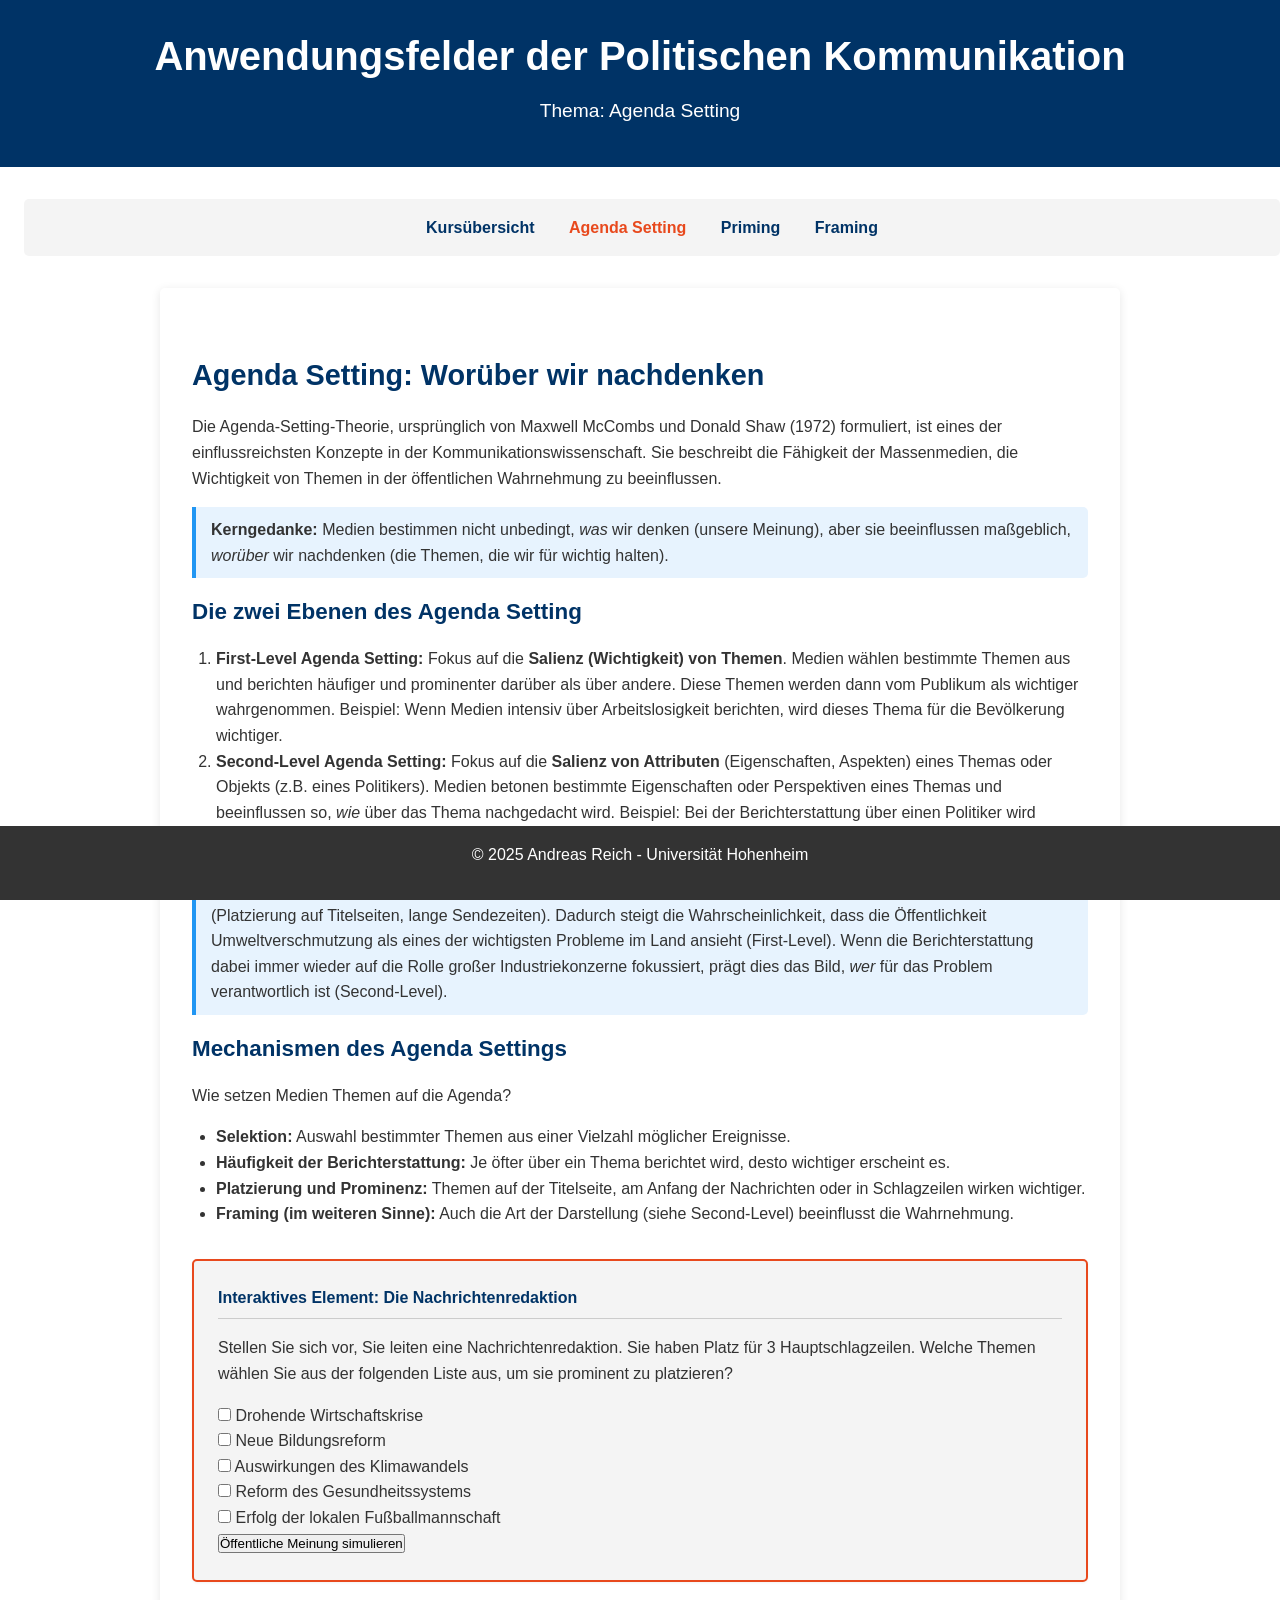
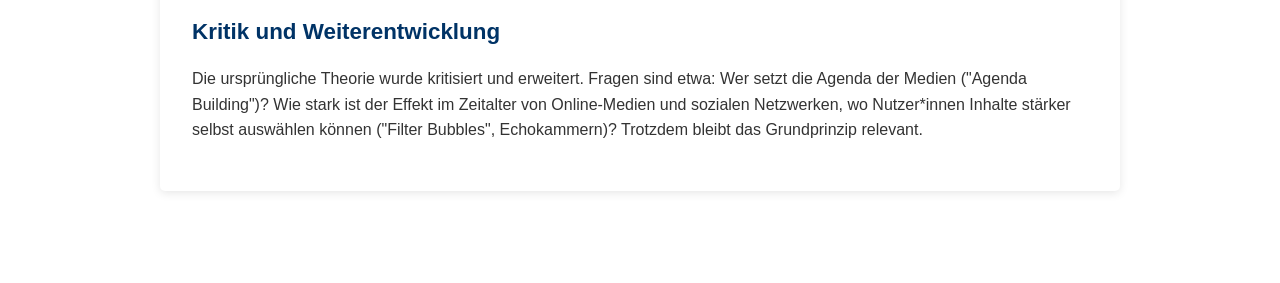
<file: agenda-setting.html>
<!DOCTYPE html>
<html lang="de">
<head>
    <meta charset="UTF-8">
    <meta name="viewport" content="width=device-width, initial-scale=1.0">
    <title>Agenda Setting - Politische Kommunikation</title>
    <link rel="stylesheet" href="style.css">
</head>
<body>

    <header>
        <h1>Anwendungsfelder der Politischen Kommunikation</h1>
         <p class="subtitle">Thema: Agenda Setting</p>
    </header>

     <nav>
         <ul>
             <li><a href="index.html">Kursübersicht</a></li>
             <li><a href="agenda-setting.html" class="active">Agenda Setting</a></li>
             <li><a href="priming.html">Priming</a></li>
             <li><a href="framing.html">Framing</a></li>
         </ul>
     </nav>

    <div class="container">
        <main>
            <h2>Agenda Setting: Worüber wir nachdenken</h2>

            <p>Die Agenda-Setting-Theorie, ursprünglich von Maxwell McCombs und Donald Shaw (1972) formuliert, ist eines der einflussreichsten Konzepte in der Kommunikationswissenschaft. Sie beschreibt die Fähigkeit der Massenmedien, die Wichtigkeit von Themen in der öffentlichen Wahrnehmung zu beeinflussen.</p>

            <div class="definition">
                <strong>Kerngedanke:</strong> Medien bestimmen nicht unbedingt, <em>was</em> wir denken (unsere Meinung), aber sie beeinflussen maßgeblich, <em>worüber</em> wir nachdenken (die Themen, die wir für wichtig halten).
            </div>

            <h3>Die zwei Ebenen des Agenda Setting</h3>
            <ol>
                <li><strong>First-Level Agenda Setting:</strong> Fokus auf die <strong>Salienz (Wichtigkeit) von Themen</strong>. Medien wählen bestimmte Themen aus und berichten häufiger und prominenter darüber als über andere. Diese Themen werden dann vom Publikum als wichtiger wahrgenommen. Beispiel: Wenn Medien intensiv über Arbeitslosigkeit berichten, wird dieses Thema für die Bevölkerung wichtiger.</li>
                <li><strong>Second-Level Agenda Setting:</strong> Fokus auf die <strong>Salienz von Attributen</strong> (Eigenschaften, Aspekten) eines Themas oder Objekts (z.B. eines Politikers). Medien betonen bestimmte Eigenschaften oder Perspektiven eines Themas und beeinflussen so, <em>wie</em> über das Thema nachgedacht wird. Beispiel: Bei der Berichterstattung über einen Politiker wird entweder seine Kompetenz oder seine Integrität betont. Dies grenzt an Priming und Framing.</li>
            </ol>

             <div class="example">
                <strong>Beispiel:</strong> Stellen Sie sich vor, in den Nachrichten wird wochenlang intensiv über Umweltverschmutzung berichtet (Platzierung auf Titelseiten, lange Sendezeiten). Dadurch steigt die Wahrscheinlichkeit, dass die Öffentlichkeit Umweltverschmutzung als eines der wichtigsten Probleme im Land ansieht (First-Level). Wenn die Berichterstattung dabei immer wieder auf die Rolle großer Industriekonzerne fokussiert, prägt dies das Bild, <em>wer</em> für das Problem verantwortlich ist (Second-Level).
             </div>


            <h3>Mechanismen des Agenda Settings</h3>
            <p>Wie setzen Medien Themen auf die Agenda?</p>
            <ul>
                <li><strong>Selektion:</strong> Auswahl bestimmter Themen aus einer Vielzahl möglicher Ereignisse.</li>
                <li><strong>Häufigkeit der Berichterstattung:</strong> Je öfter über ein Thema berichtet wird, desto wichtiger erscheint es.</li>
                <li><strong>Platzierung und Prominenz:</strong> Themen auf der Titelseite, am Anfang der Nachrichten oder in Schlagzeilen wirken wichtiger.</li>
                <li><strong>Framing (im weiteren Sinne):</strong> Auch die Art der Darstellung (siehe Second-Level) beeinflusst die Wahrnehmung.</li>
            </ul>

            <div class="interactive-box">
                <h4>Interaktives Element: Die Nachrichtenredaktion</h4>
                <p>Stellen Sie sich vor, Sie leiten eine Nachrichtenredaktion. Sie haben Platz für 3 Hauptschlagzeilen. Welche Themen wählen Sie aus der folgenden Liste aus, um sie prominent zu platzieren?</p>
                <div id="news-options">
                     <input type="checkbox" id="topic1" name="news_topic" value="Wirtschaftskrise"> <label for="topic1">Drohende Wirtschaftskrise</label><br>
                     <input type="checkbox" id="topic2" name="news_topic" value="Bildungsreform"> <label for="topic2">Neue Bildungsreform</label><br>
                     <input type="checkbox" id="topic3" name="news_topic" value="Klimawandel"> <label for="topic3">Auswirkungen des Klimawandels</label><br>
                     <input type="checkbox" id="topic4" name="news_topic" value="Gesundheitssystem"> <label for="topic4">Reform des Gesundheitssystems</label><br>
                     <input type="checkbox" id="topic5" name="news_topic" value="Lokalsport"> <label for="topic5">Erfolg der lokalen Fußballmannschaft</label><br>
                </div>
                <button onclick="showPublicOpinion()">Öffentliche Meinung simulieren</button>
                <div id="public-opinion-result" class="hidden-content">
                    <!-- Ergebnis wird hier per JS eingefügt -->
                </div>
            </div>

             <h3>Kritik und Weiterentwicklung</h3>
             <p>Die ursprüngliche Theorie wurde kritisiert und erweitert. Fragen sind etwa: Wer setzt die Agenda der Medien ("Agenda Building")? Wie stark ist der Effekt im Zeitalter von Online-Medien und sozialen Netzwerken, wo Nutzer*innen Inhalte stärker selbst auswählen können ("Filter Bubbles", Echokammern)? Trotzdem bleibt das Grundprinzip relevant.</p>

        </main>
    </div>

    <footer>
        <p>© 2025 Andreas Reich - Universität Hohenheim</p>
    </footer>

    <script>
        // Interaktion für Agenda Setting
        function showPublicOpinion() {
            const checkboxes = document.querySelectorAll('#news-options input[type="checkbox"]:checked');
            const selectedTopics = [];
            checkboxes.forEach(cb => {
                 if (selectedTopics.length < 3) { // Limitiert auf 3 Hauptthemen
                     selectedTopics.push(cb.value);
                 }
            });

            const resultDiv = document.getElementById('public-opinion-result');
            resultDiv.style.display = 'block'; // Inhalt anzeigen

            if (selectedTopics.length === 0) {
                 resultDiv.innerHTML = '<p>Sie haben keine Themen ausgewählt. Die öffentliche Agenda bleibt unbeeinflusst.</p>';
            } else if (selectedTopics.length > 3) {
                 resultDiv.innerHTML = '<p class="feedback incorrect">Bitte wählen Sie maximal 3 Themen für die Hauptschlagzeilen aus.</p>';
            } else {
                let opinionText = '<p>Basierend auf Ihrer Auswahl der Hauptschlagzeilen, hält die Öffentlichkeit nun folgende Themen für besonders wichtig:</p><ul>';
                selectedTopics.forEach(topic => {
                    opinionText += `<li><strong>${topic}</strong></li>`;
                });
                opinionText += '</ul><p>Andere Themen rücken in den Hintergrund. Dies demonstriert den Agenda-Setting-Effekt!</p>';
                 resultDiv.innerHTML = opinionText;
            }
             // De-selektiere Checkboxen, wenn mehr als 3 ausgewählt wurden (optional)
             if (checkboxes.length > 3) {
                  checkboxes.forEach(cb => cb.checked = false);
             }
        }
    </script>
</body>
</html>
</file>
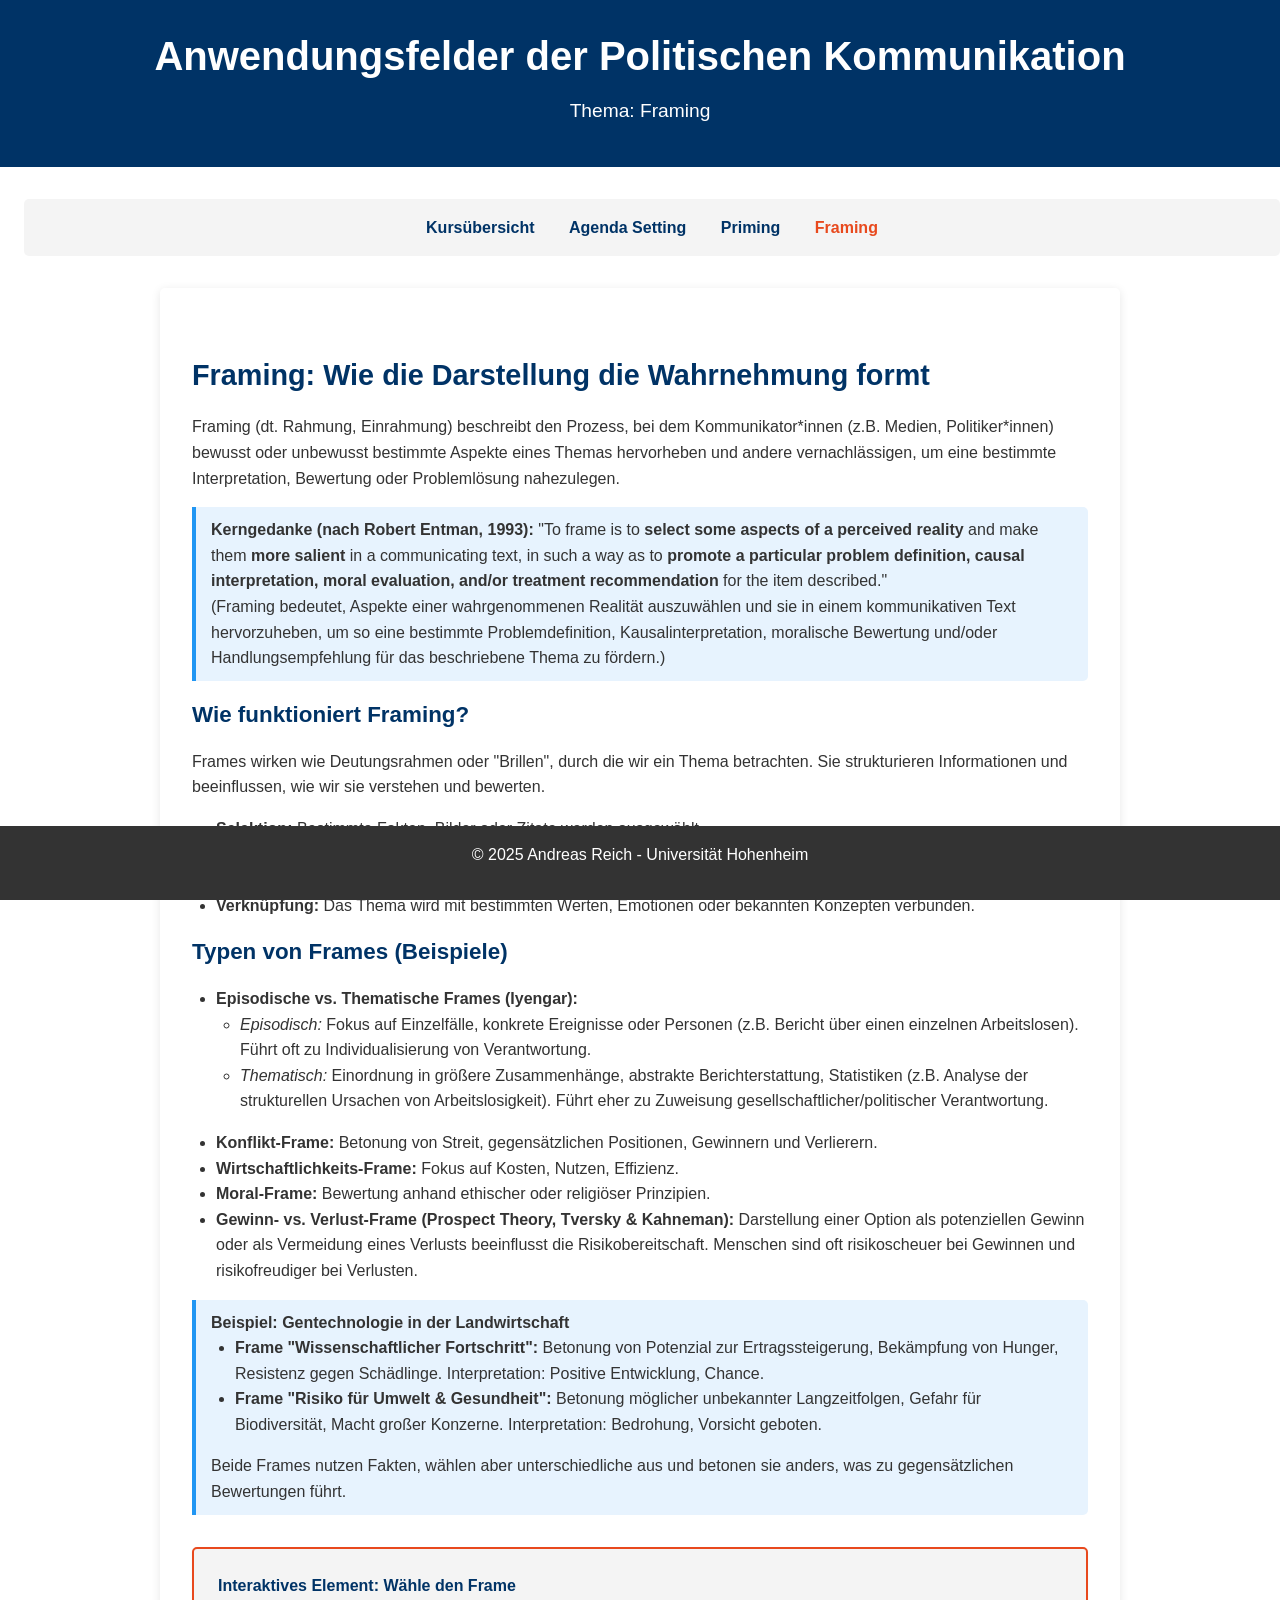
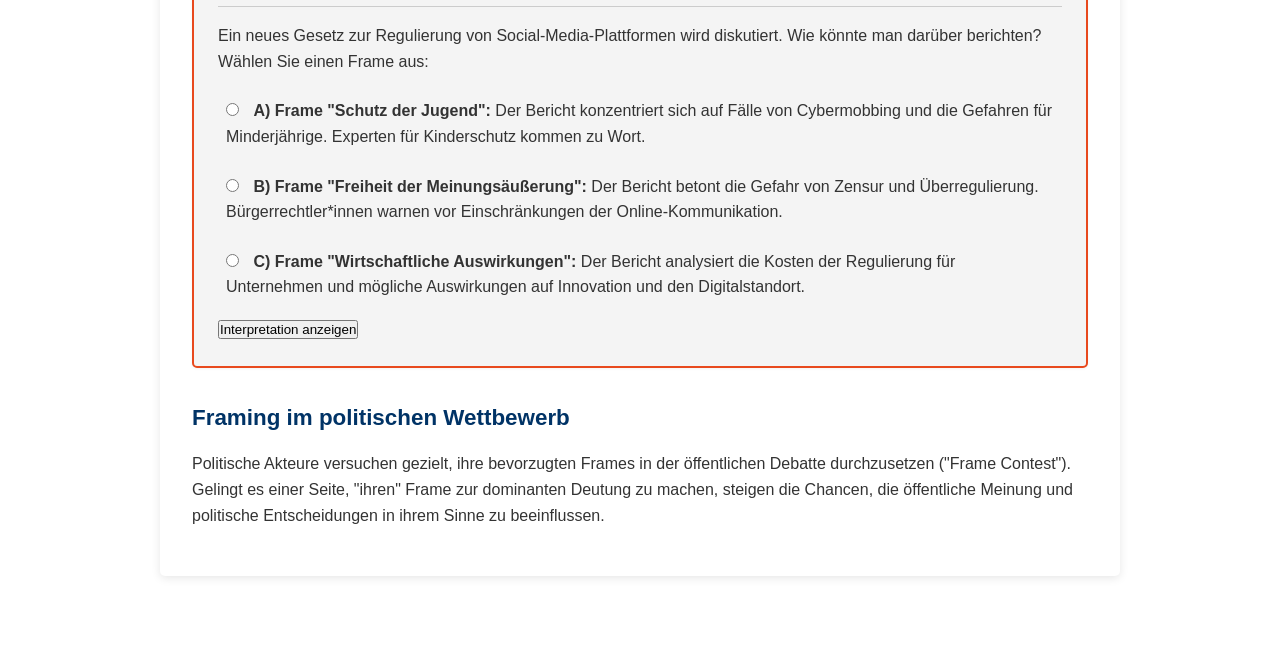
<file: framing.html>
<!DOCTYPE html>
<html lang="de">
<head>
    <meta charset="UTF-8">
    <meta name="viewport" content="width=device-width, initial-scale=1.0">
    <title>Framing - Politische Kommunikation</title>
    <link rel="stylesheet" href="style.css">
</head>
<body>

    <header>
         <h1>Anwendungsfelder der Politischen Kommunikation</h1>
         <p class="subtitle">Thema: Framing</p>
    </header>

     <nav>
         <ul>
             <li><a href="index.html">Kursübersicht</a></li>
             <li><a href="agenda-setting.html">Agenda Setting</a></li>
             <li><a href="priming.html">Priming</a></li>
             <li><a href="framing.html" class="active">Framing</a></li>
         </ul>
     </nav>

    <div class="container">
        <main>
            <h2>Framing: Wie die Darstellung die Wahrnehmung formt</h2>

            <p>Framing (dt. Rahmung, Einrahmung) beschreibt den Prozess, bei dem Kommunikator*innen (z.B. Medien, Politiker*innen) bewusst oder unbewusst bestimmte Aspekte eines Themas hervorheben und andere vernachlässigen, um eine bestimmte Interpretation, Bewertung oder Problemlösung nahezulegen.</p>

             <div class="definition">
                <strong>Kerngedanke (nach Robert Entman, 1993):</strong> "To frame is to <strong>select some aspects of a perceived reality</strong> and make them <strong>more salient</strong> in a communicating text, in such a way as to <strong>promote a particular problem definition, causal interpretation, moral evaluation, and/or treatment recommendation</strong> for the item described." <br> (Framing bedeutet, Aspekte einer wahrgenommenen Realität auszuwählen und sie in einem kommunikativen Text hervorzuheben, um so eine bestimmte Problemdefinition, Kausalinterpretation, moralische Bewertung und/oder Handlungsempfehlung für das beschriebene Thema zu fördern.)
            </div>

            <h3>Wie funktioniert Framing?</h3>
            <p>Frames wirken wie Deutungsrahmen oder "Brillen", durch die wir ein Thema betrachten. Sie strukturieren Informationen und beeinflussen, wie wir sie verstehen und bewerten.</p>
            <ul>
                <li><strong>Selektion:</strong> Bestimmte Fakten, Bilder oder Zitate werden ausgewählt.</li>
                <li><strong>Betonung (Salienz):</strong> Ausgewählte Aspekte werden hervorgehoben (z.B. durch Platzierung, Wortwahl, Metaphern).</li>
                <li><strong>Exklusion:</strong> Andere, potenziell widersprüchliche Aspekte werden weggelassen oder in den Hintergrund gerückt.</li>
                <li><strong>Verknüpfung:</strong> Das Thema wird mit bestimmten Werten, Emotionen oder bekannten Konzepten verbunden.</li>
            </ul>

             <h3>Typen von Frames (Beispiele)</h3>
             <ul>
                 <li><strong>Episodische vs. Thematische Frames (Iyengar):</strong>
                     <ul>
                         <li><em>Episodisch:</em> Fokus auf Einzelfälle, konkrete Ereignisse oder Personen (z.B. Bericht über einen einzelnen Arbeitslosen). Führt oft zu Individualisierung von Verantwortung.</li>
                         <li><em>Thematisch:</em> Einordnung in größere Zusammenhänge, abstrakte Berichterstattung, Statistiken (z.B. Analyse der strukturellen Ursachen von Arbeitslosigkeit). Führt eher zu Zuweisung gesellschaftlicher/politischer Verantwortung.</li>
                     </ul>
                 </li>
                <li><strong>Konflikt-Frame:</strong> Betonung von Streit, gegensätzlichen Positionen, Gewinnern und Verlierern.</li>
                <li><strong>Wirtschaftlichkeits-Frame:</strong> Fokus auf Kosten, Nutzen, Effizienz.</li>
                <li><strong>Moral-Frame:</strong> Bewertung anhand ethischer oder religiöser Prinzipien.</li>
                <li><strong>Gewinn- vs. Verlust-Frame (Prospect Theory, Tversky & Kahneman):</strong> Darstellung einer Option als potenziellen Gewinn oder als Vermeidung eines Verlusts beeinflusst die Risikobereitschaft. Menschen sind oft risikoscheuer bei Gewinnen und risikofreudiger bei Verlusten.</li>
             </ul>

            <div class="example">
                <strong>Beispiel: Gentechnologie in der Landwirtschaft</strong>
                 <ul>
                     <li><strong>Frame "Wissenschaftlicher Fortschritt":</strong> Betonung von Potenzial zur Ertragssteigerung, Bekämpfung von Hunger, Resistenz gegen Schädlinge. Interpretation: Positive Entwicklung, Chance.</li>
                     <li><strong>Frame "Risiko für Umwelt & Gesundheit":</strong> Betonung möglicher unbekannter Langzeitfolgen, Gefahr für Biodiversität, Macht großer Konzerne. Interpretation: Bedrohung, Vorsicht geboten.</li>
                 </ul>
                 Beide Frames nutzen Fakten, wählen aber unterschiedliche aus und betonen sie anders, was zu gegensätzlichen Bewertungen führt.
            </div>


            <div class="interactive-box">
                <h4>Interaktives Element: Wähle den Frame</h4>
                <p>Ein neues Gesetz zur Regulierung von Social-Media-Plattformen wird diskutiert. Wie könnte man darüber berichten? Wählen Sie einen Frame aus:</p>
                <div class="quiz-options" id="frame-quiz">
                     <label><input type="radio" name="frame_choice" value="a"> <strong>A) Frame "Schutz der Jugend":</strong> Der Bericht konzentriert sich auf Fälle von Cybermobbing und die Gefahren für Minderjährige. Experten für Kinderschutz kommen zu Wort.</label>
                     <label><input type="radio" name="frame_choice" value="b"> <strong>B) Frame "Freiheit der Meinungsäußerung":</strong> Der Bericht betont die Gefahr von Zensur und Überregulierung. Bürgerrechtler*innen warnen vor Einschränkungen der Online-Kommunikation.</label>
                     <label><input type="radio" name="frame_choice" value="c"> <strong>C) Frame "Wirtschaftliche Auswirkungen":</strong> Der Bericht analysiert die Kosten der Regulierung für Unternehmen und mögliche Auswirkungen auf Innovation und den Digitalstandort.</label>
                </div>
                <button onclick="showFrameInterpretation()">Interpretation anzeigen</button>
                <div id="frame-interpretation" class="hidden-content">
                     <!-- Ergebnis wird hier per JS eingefügt -->
                </div>
            </div>

            <h3>Framing im politischen Wettbewerb</h3>
            <p>Politische Akteure versuchen gezielt, ihre bevorzugten Frames in der öffentlichen Debatte durchzusetzen ("Frame Contest"). Gelingt es einer Seite, "ihren" Frame zur dominanten Deutung zu machen, steigen die Chancen, die öffentliche Meinung und politische Entscheidungen in ihrem Sinne zu beeinflussen.</p>


        </main>
    </div>

     <footer>
         <p>© 2025 Andreas Reich - Universität Hohenheim</p>
    </footer>

    <script>
        // Interaktion für Framing
        function showFrameInterpretation() {
             const selectedFrameInput = document.querySelector('#frame-quiz input[name="frame_choice"]:checked');
             const resultDiv = document.getElementById('frame-interpretation');
             resultDiv.style.display = 'block'; // Inhalt anzeigen

             if (!selectedFrameInput) {
                 resultDiv.innerHTML = '<p class="feedback incorrect">Bitte wählen Sie einen Frame aus, um die mögliche Interpretation zu sehen.</p>';
                 return;
             }

             const frameValue = selectedFrameInput.value;
             let interpretationText = '<h4>Mögliche Interpretation durch den gewählten Frame:</h4>';

             if (frameValue === 'a') {
                 interpretationText += `<p><strong>Frame "Schutz der Jugend":</strong> Das Gesetz wird primär als notwendige Maßnahme zum Schutz vulnerabler Gruppen wahrgenommen. Die Notwendigkeit der Regulierung steht im Vordergrund, Bedenken bezüglich Meinungsfreiheit oder Wirtschaft treten eher in den Hintergrund. Öffentliche Unterstützung für das Gesetz könnte steigen.</p>`;
             } else if (frameValue === 'b') {
                 interpretationText += `<p><strong>Frame "Freiheit der Meinungsäußerung":</strong> Das Gesetz wird als potenzielle Bedrohung für Grundrechte gesehen. Die Debatte fokussiert auf Zensurgefahr und staatliche Kontrolle. Aspekte wie Jugendschutz könnten als Vorwand interpretiert werden. Öffentlicher Widerstand gegen das Gesetz könnte wachsen.</p>`;
             } else if (frameValue === 'c') {
                  interpretationText += `<p><strong>Frame "Wirtschaftliche Auswirkungen":</strong> Das Gesetz wird hauptsächlich unter Kosten-Nutzen-Gesichtspunkten bewertet. Fragen nach Wettbewerbsfähigkeit, Innovationskraft und Arbeitsplätzen dominieren die Diskussion. Ethische oder soziale Aspekte spielen eine geringere Rolle. Die Bewertung hängt stark davon ab, ob die wirtschaftlichen Folgen positiv oder negativ dargestellt werden.</p>`;
             }
              interpretationText += '<p><em>Wichtig:</em> Oft werden in der Realität auch Mischformen oder konkurrierende Frames gleichzeitig verwendet. Dieses Beispiel vereinfacht, um das Prinzip des Framings zu verdeutlichen.</p>';
              resultDiv.innerHTML = interpretationText;
        }

    </script>

</body>
</html>
</file>
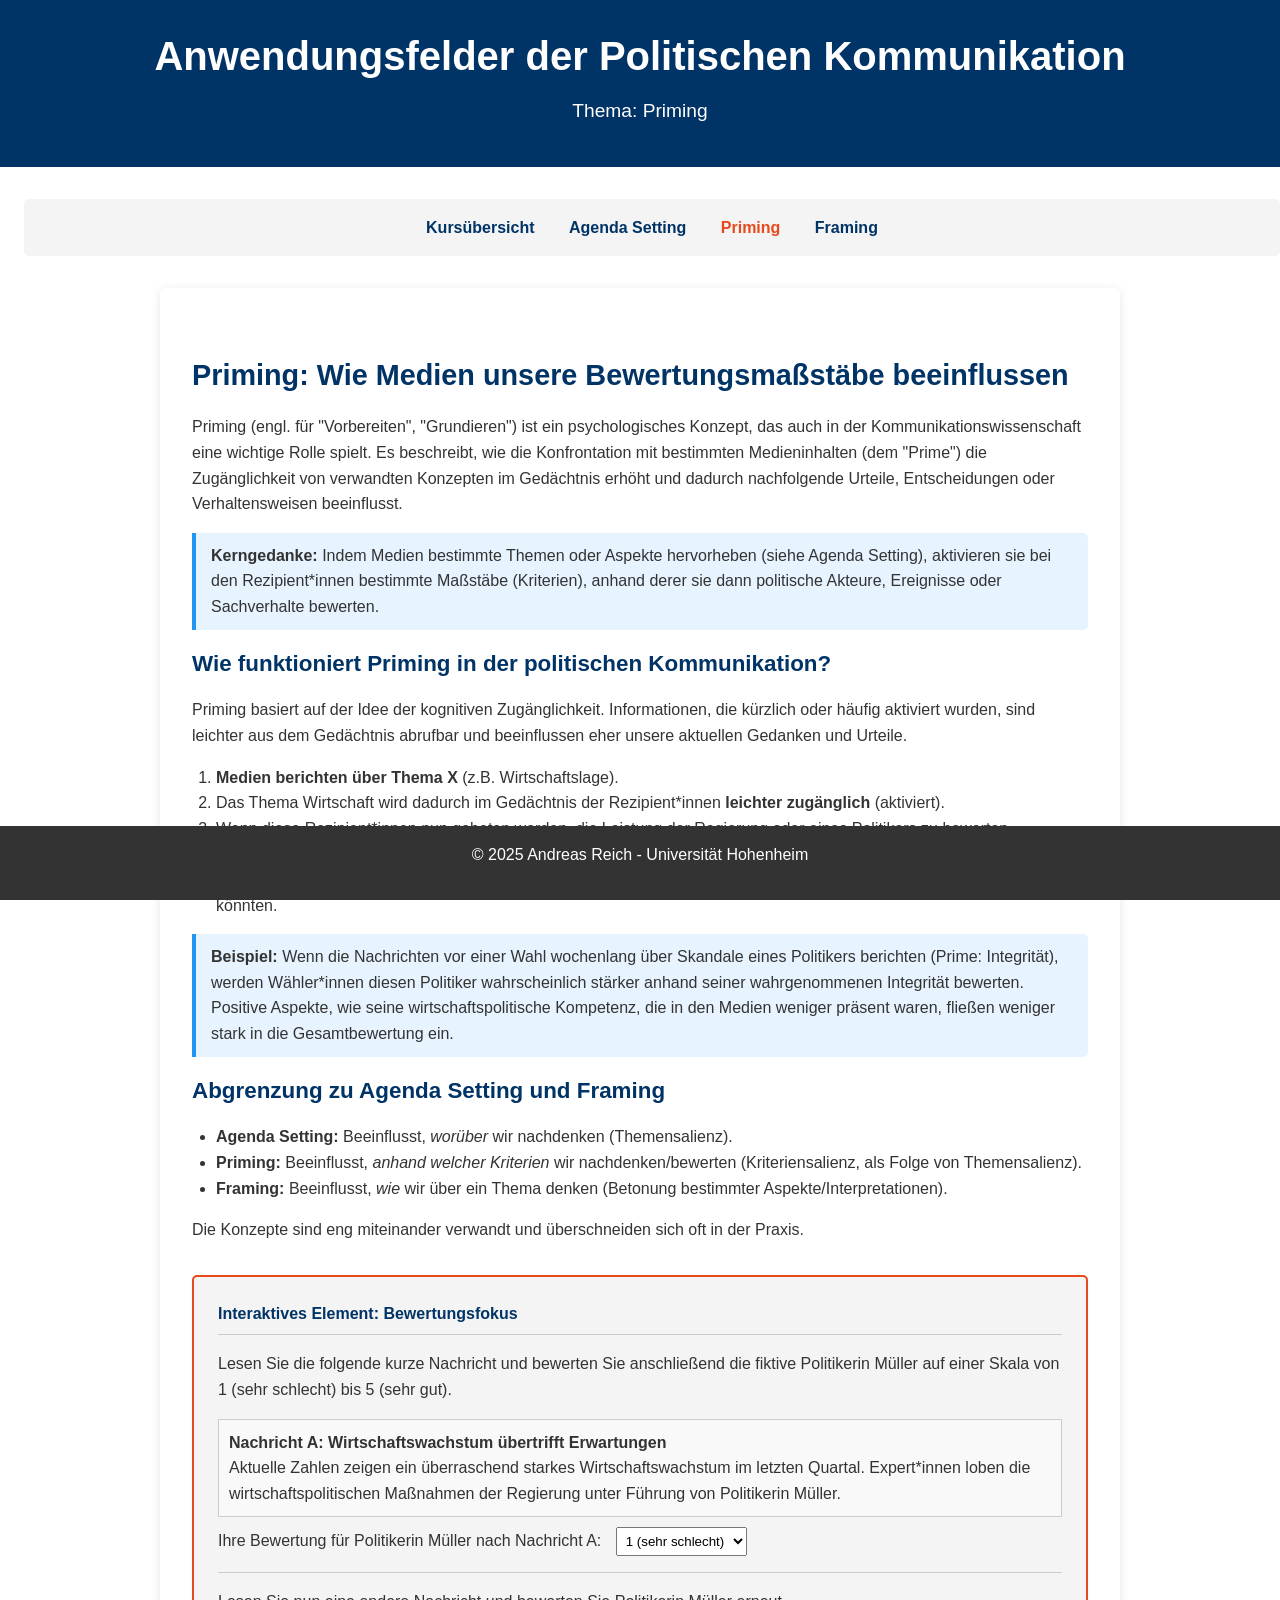
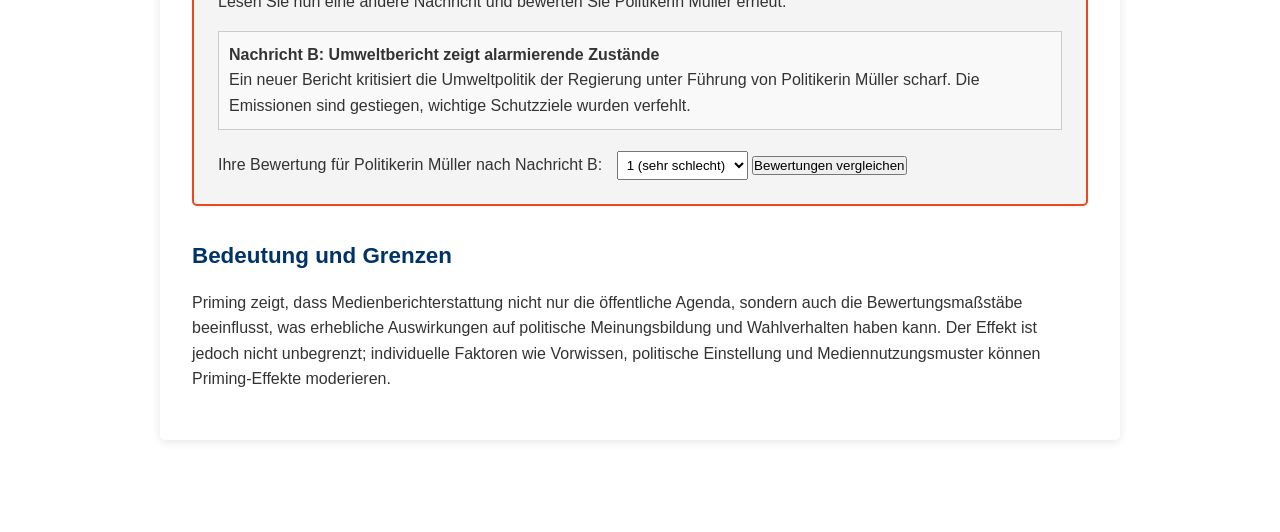
<file: priming.html>
<!DOCTYPE html>
<html lang="de">
<head>
    <meta charset="UTF-8">
    <meta name="viewport" content="width=device-width, initial-scale=1.0">
    <title>Priming - Politische Kommunikation</title>
    <link rel="stylesheet" href="style.css">
</head>
<body>

    <header>
         <h1>Anwendungsfelder der Politischen Kommunikation</h1>
         <p class="subtitle">Thema: Priming</p>
    </header>

     <nav>
         <ul>
             <li><a href="index.html">Kursübersicht</a></li>
             <li><a href="agenda-setting.html">Agenda Setting</a></li>
             <li><a href="priming.html" class="active">Priming</a></li>
             <li><a href="framing.html">Framing</a></li>
         </ul>
     </nav>

    <div class="container">
        <main>
            <h2>Priming: Wie Medien unsere Bewertungsmaßstäbe beeinflussen</h2>

            <p>Priming (engl. für "Vorbereiten", "Grundieren") ist ein psychologisches Konzept, das auch in der Kommunikationswissenschaft eine wichtige Rolle spielt. Es beschreibt, wie die Konfrontation mit bestimmten Medieninhalten (dem "Prime") die Zugänglichkeit von verwandten Konzepten im Gedächtnis erhöht und dadurch nachfolgende Urteile, Entscheidungen oder Verhaltensweisen beeinflusst.</p>

            <div class="definition">
                <strong>Kerngedanke:</strong> Indem Medien bestimmte Themen oder Aspekte hervorheben (siehe Agenda Setting), aktivieren sie bei den Rezipient*innen bestimmte Maßstäbe (Kriterien), anhand derer sie dann politische Akteure, Ereignisse oder Sachverhalte bewerten.
            </div>

            <h3>Wie funktioniert Priming in der politischen Kommunikation?</h3>
            <p>Priming basiert auf der Idee der kognitiven Zugänglichkeit. Informationen, die kürzlich oder häufig aktiviert wurden, sind leichter aus dem Gedächtnis abrufbar und beeinflussen eher unsere aktuellen Gedanken und Urteile.</p>
            <ol>
                <li><strong>Medien berichten über Thema X</strong> (z.B. Wirtschaftslage).</li>
                <li>Das Thema Wirtschaft wird dadurch im Gedächtnis der Rezipient*innen <strong>leichter zugänglich</strong> (aktiviert).</li>
                <li>Wenn diese Rezipient*innen nun gebeten werden, die Leistung der Regierung oder eines Politikers zu bewerten, <strong>verwenden sie verstärkt wirtschaftliche Kriterien</strong> für ihr Urteil.</li>
                <li>Andere Kriterien (z.B. Außenpolitik, Sozialpolitik) treten in den Hintergrund, auch wenn sie objektiv ebenso relevant sein könnten.</li>
            </ol>

            <div class="example">
                <strong>Beispiel:</strong> Wenn die Nachrichten vor einer Wahl wochenlang über Skandale eines Politikers berichten (Prime: Integrität), werden Wähler*innen diesen Politiker wahrscheinlich stärker anhand seiner wahrgenommenen Integrität bewerten. Positive Aspekte, wie seine wirtschaftspolitische Kompetenz, die in den Medien weniger präsent waren, fließen weniger stark in die Gesamtbewertung ein.
            </div>

             <h3>Abgrenzung zu Agenda Setting und Framing</h3>
             <ul>
                 <li><strong>Agenda Setting:</strong> Beeinflusst, <em>worüber</em> wir nachdenken (Themensalienz).</li>
                 <li><strong>Priming:</strong> Beeinflusst, <em>anhand welcher Kriterien</em> wir nachdenken/bewerten (Kriteriensalienz, als Folge von Themensalienz).</li>
                  <li><strong>Framing:</strong> Beeinflusst, <em>wie</em> wir über ein Thema denken (Betonung bestimmter Aspekte/Interpretationen).</li>
             </ul>
             <p>Die Konzepte sind eng miteinander verwandt und überschneiden sich oft in der Praxis.</p>

            <div class="interactive-box">
                <h4>Interaktives Element: Bewertungsfokus</h4>
                <p>Lesen Sie die folgende kurze Nachricht und bewerten Sie anschließend die fiktive Politikerin Müller auf einer Skala von 1 (sehr schlecht) bis 5 (sehr gut).</p>

                <div id="news-story-1" style="border: 1px solid #ccc; padding: 10px; margin-bottom: 10px; background: #f9f9f9;">
                    <strong>Nachricht A: Wirtschaftswachstum übertrifft Erwartungen</strong><br>
                    Aktuelle Zahlen zeigen ein überraschend starkes Wirtschaftswachstum im letzten Quartal. Expert*innen loben die wirtschaftspolitischen Maßnahmen der Regierung unter Führung von Politikerin Müller.
                </div>
                <label for="rating1">Ihre Bewertung für Politikerin Müller nach Nachricht A:</label>
                <select id="rating1" name="rating1" style="margin-left: 10px; padding: 5px;">
                    <option value="1">1 (sehr schlecht)</option>
                    <option value="2">2</option>
                    <option value="3">3</option>
                    <option value="4">4</option>
                    <option value="5">5 (sehr gut)</option>
                </select>
                <hr style="margin: 1rem 0;">

                 <p>Lesen Sie nun eine andere Nachricht und bewerten Sie Politikerin Müller erneut.</p>
                 <div id="news-story-2" style="border: 1px solid #ccc; padding: 10px; margin-bottom: 10px; background: #f9f9f9;">
                     <strong>Nachricht B: Umweltbericht zeigt alarmierende Zustände</strong><br>
                     Ein neuer Bericht kritisiert die Umweltpolitik der Regierung unter Führung von Politikerin Müller scharf. Die Emissionen sind gestiegen, wichtige Schutzziele wurden verfehlt.
                 </div>
                <label for="rating2">Ihre Bewertung für Politikerin Müller nach Nachricht B:</label>
                <select id="rating2" name="rating2" style="margin-left: 10px; padding: 5px;">
                     <option value="1">1 (sehr schlecht)</option>
                     <option value="2">2</option>
                     <option value="3">3</option>
                     <option value="4">4</option>
                     <option value="5">5 (sehr gut)</option>
                </select>

                <button onclick="showPrimingEffect()" style="margin-top: 1rem;">Bewertungen vergleichen</button>
                <div id="priming-result" class="hidden-content">
                    <!-- Ergebnis wird hier per JS eingefügt -->
                </div>
            </div>

            <h3>Bedeutung und Grenzen</h3>
            <p>Priming zeigt, dass Medienberichterstattung nicht nur die öffentliche Agenda, sondern auch die Bewertungsmaßstäbe beeinflusst, was erhebliche Auswirkungen auf politische Meinungsbildung und Wahlverhalten haben kann. Der Effekt ist jedoch nicht unbegrenzt; individuelle Faktoren wie Vorwissen, politische Einstellung und Mediennutzungsmuster können Priming-Effekte moderieren.</p>

        </main>
    </div>

    <footer>
         <p>© 2025 Andreas Reich - Universität Hohenheim</p>
    </footer>

    <script>
        // Interaktion für Priming
        function showPrimingEffect() {
            const rating1 = document.getElementById('rating1').value;
            const rating2 = document.getElementById('rating2').value;
            const resultDiv = document.getElementById('priming-result');
            resultDiv.style.display = 'block'; // Inhalt anzeigen

            let resultText = `<p>Ihre Bewertung nach Nachricht A (Wirtschaft): <strong>${rating1} von 5</strong>.</p>`;
            resultText += `<p>Ihre Bewertung nach Nachricht B (Umwelt): <strong>${rating2} von 5</strong>.</p>`;

            if (rating1 > rating2) {
                resultText += `<p class="feedback correct">Beobachtung: Nachdem Sie eine positive Nachricht über die Wirtschaft (Politikfeld von Müller in A) gelesen haben, war Ihre Bewertung tendenziell besser als nach der negativen Umweltnachricht (anderes Politikfeld in B). Dies illustriert Priming: Die erste Nachricht hat das Kriterium "Wirtschaftskompetenz" stärker aktiviert, während die zweite "Umweltkompetenz" betonte und so Ihre Bewertungsgrundlage verschoben hat.</p>`;
            } else if (rating1 < rating2) {
                // Dieser Fall ist weniger typisch für das Beispiel, aber möglich
                 resultText += `<p class="feedback">Interessant: Ihre Bewertung war nach der negativen Umweltnachricht besser. Vielleicht wichten Sie Wirtschaft weniger stark oder haben die Umweltkritik anders interpretiert?</p>`;
            } else {
                resultText += `<p class="feedback">Ihre Bewertung war in beiden Fällen gleich. Priming-Effekte sind nicht immer stark ausgeprägt und können von individuellen Faktoren abhängen. Dennoch zeigt das Beispiel das Prinzip: Unterschiedliche Berichterstattung lenkt den Fokus auf unterschiedliche Bewertungskriterien.</p>`;
            }
            resultDiv.innerHTML = resultText;
        }
    </script>

</body>
</html>
</file>
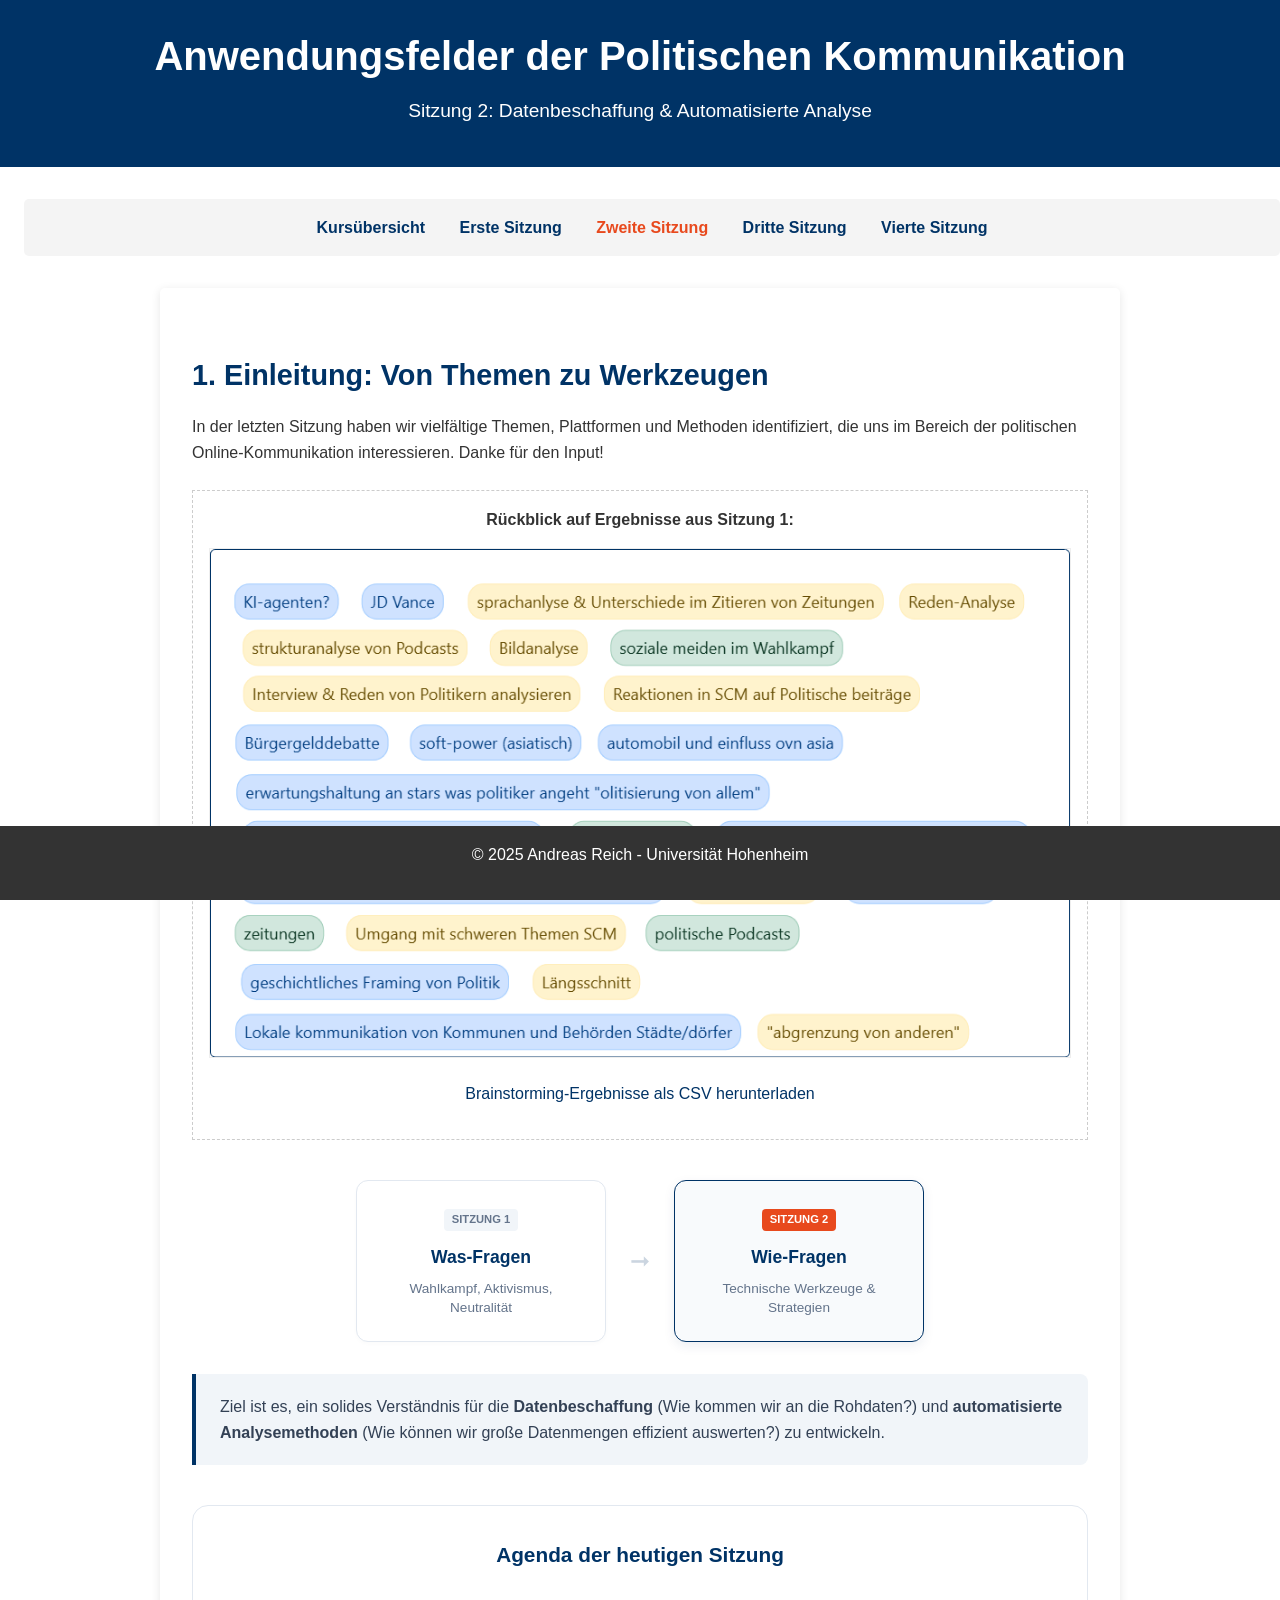
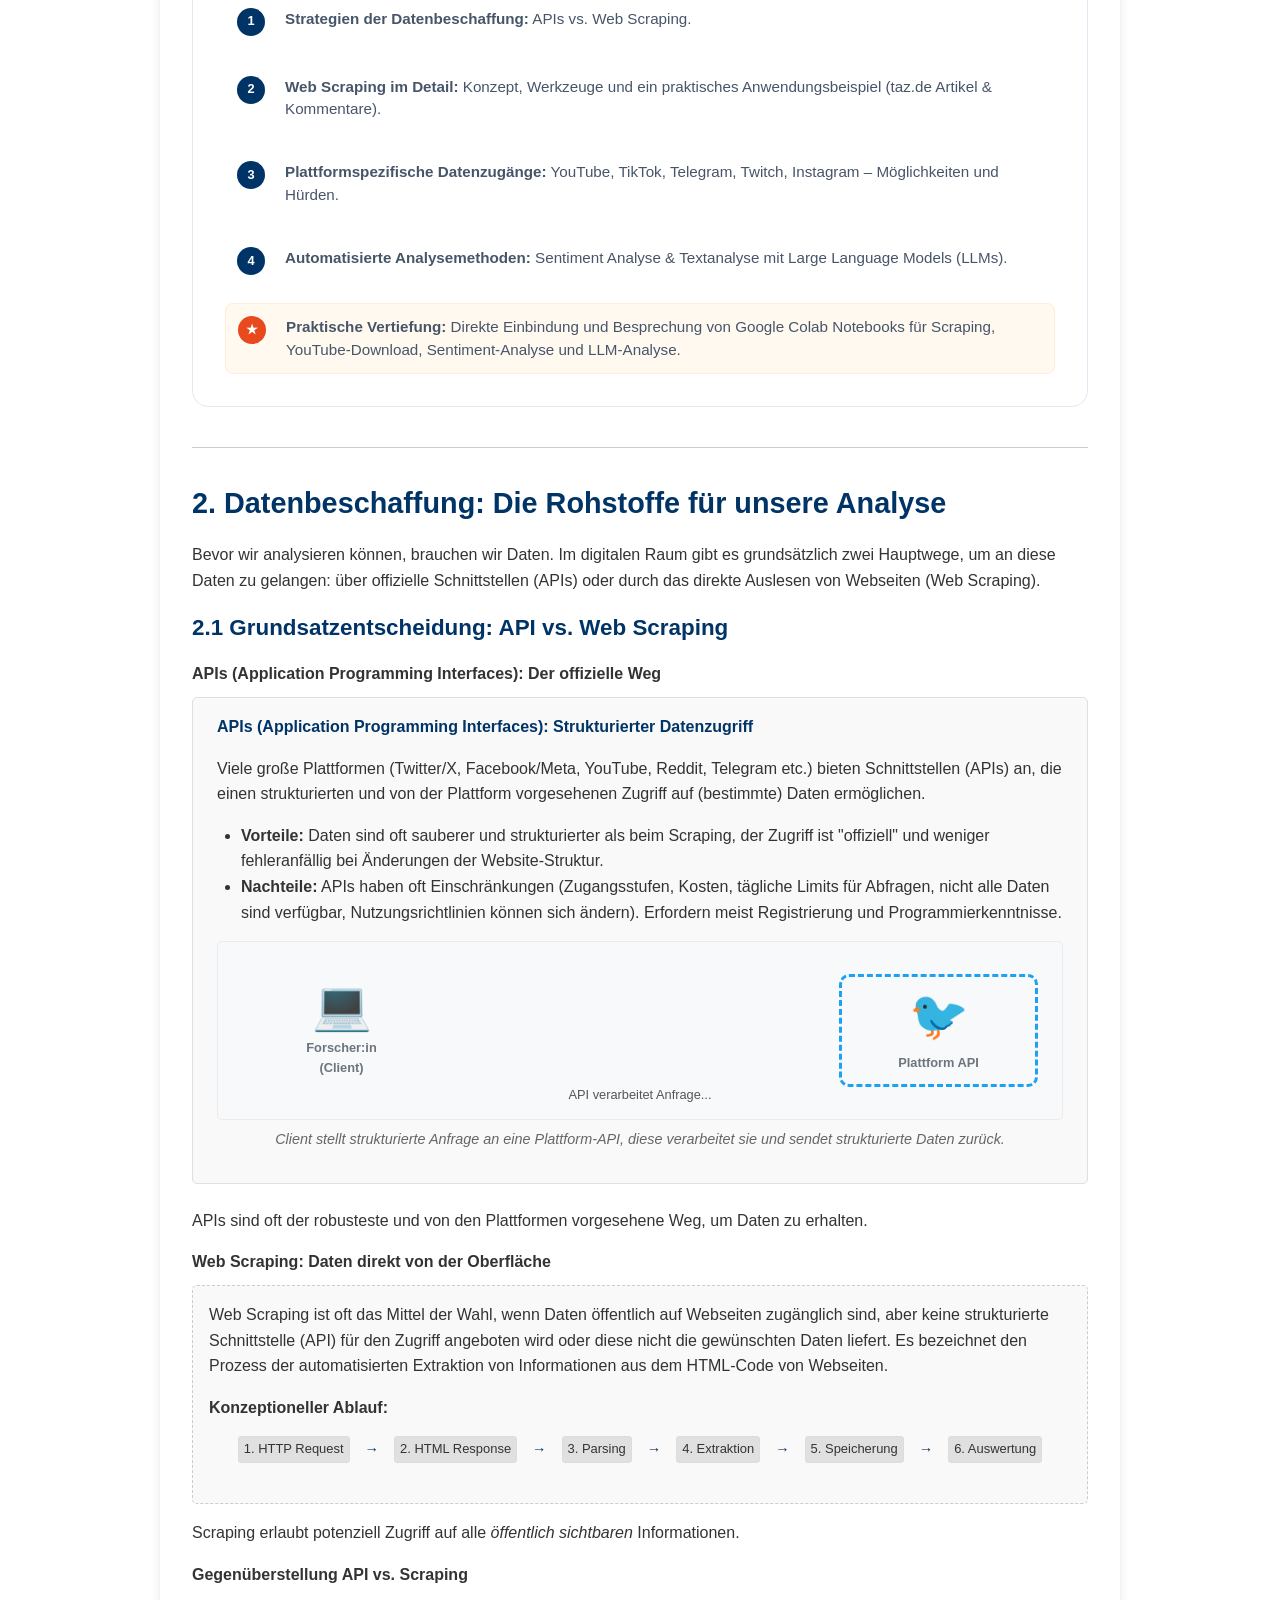
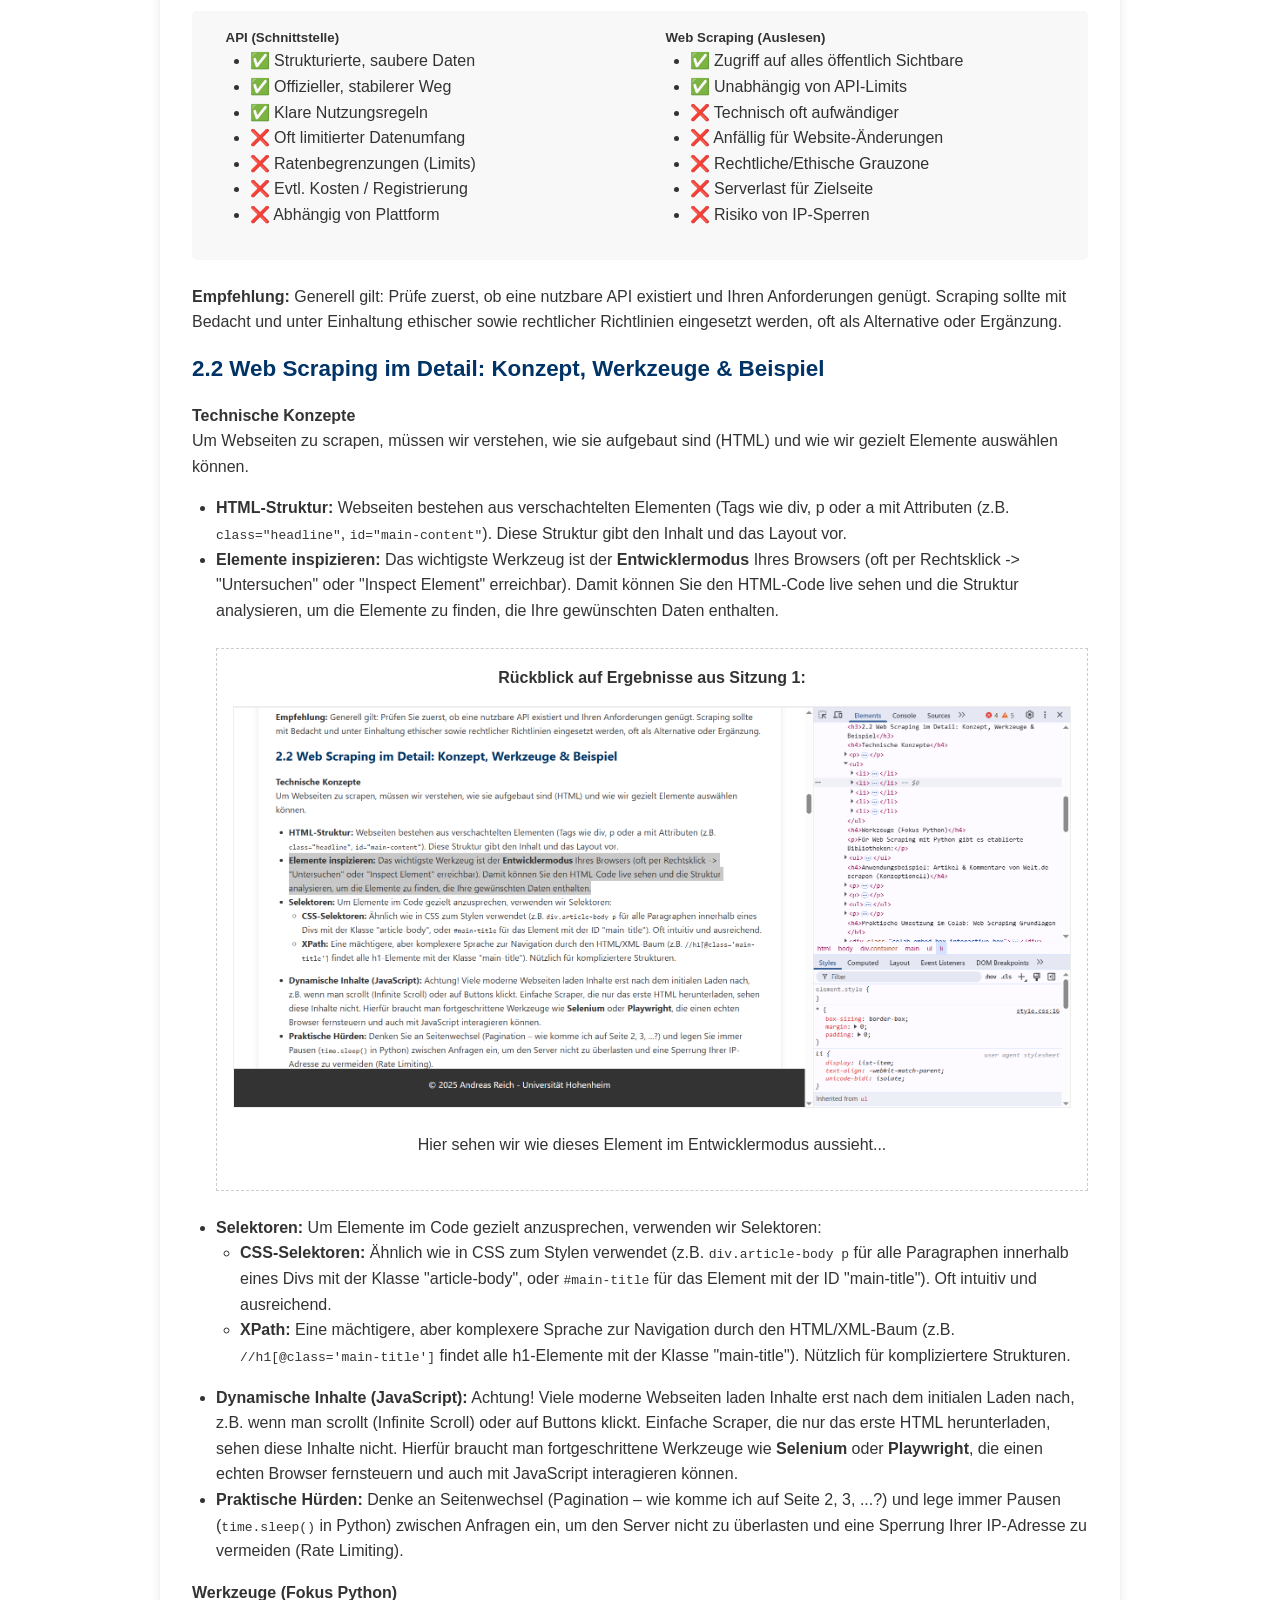
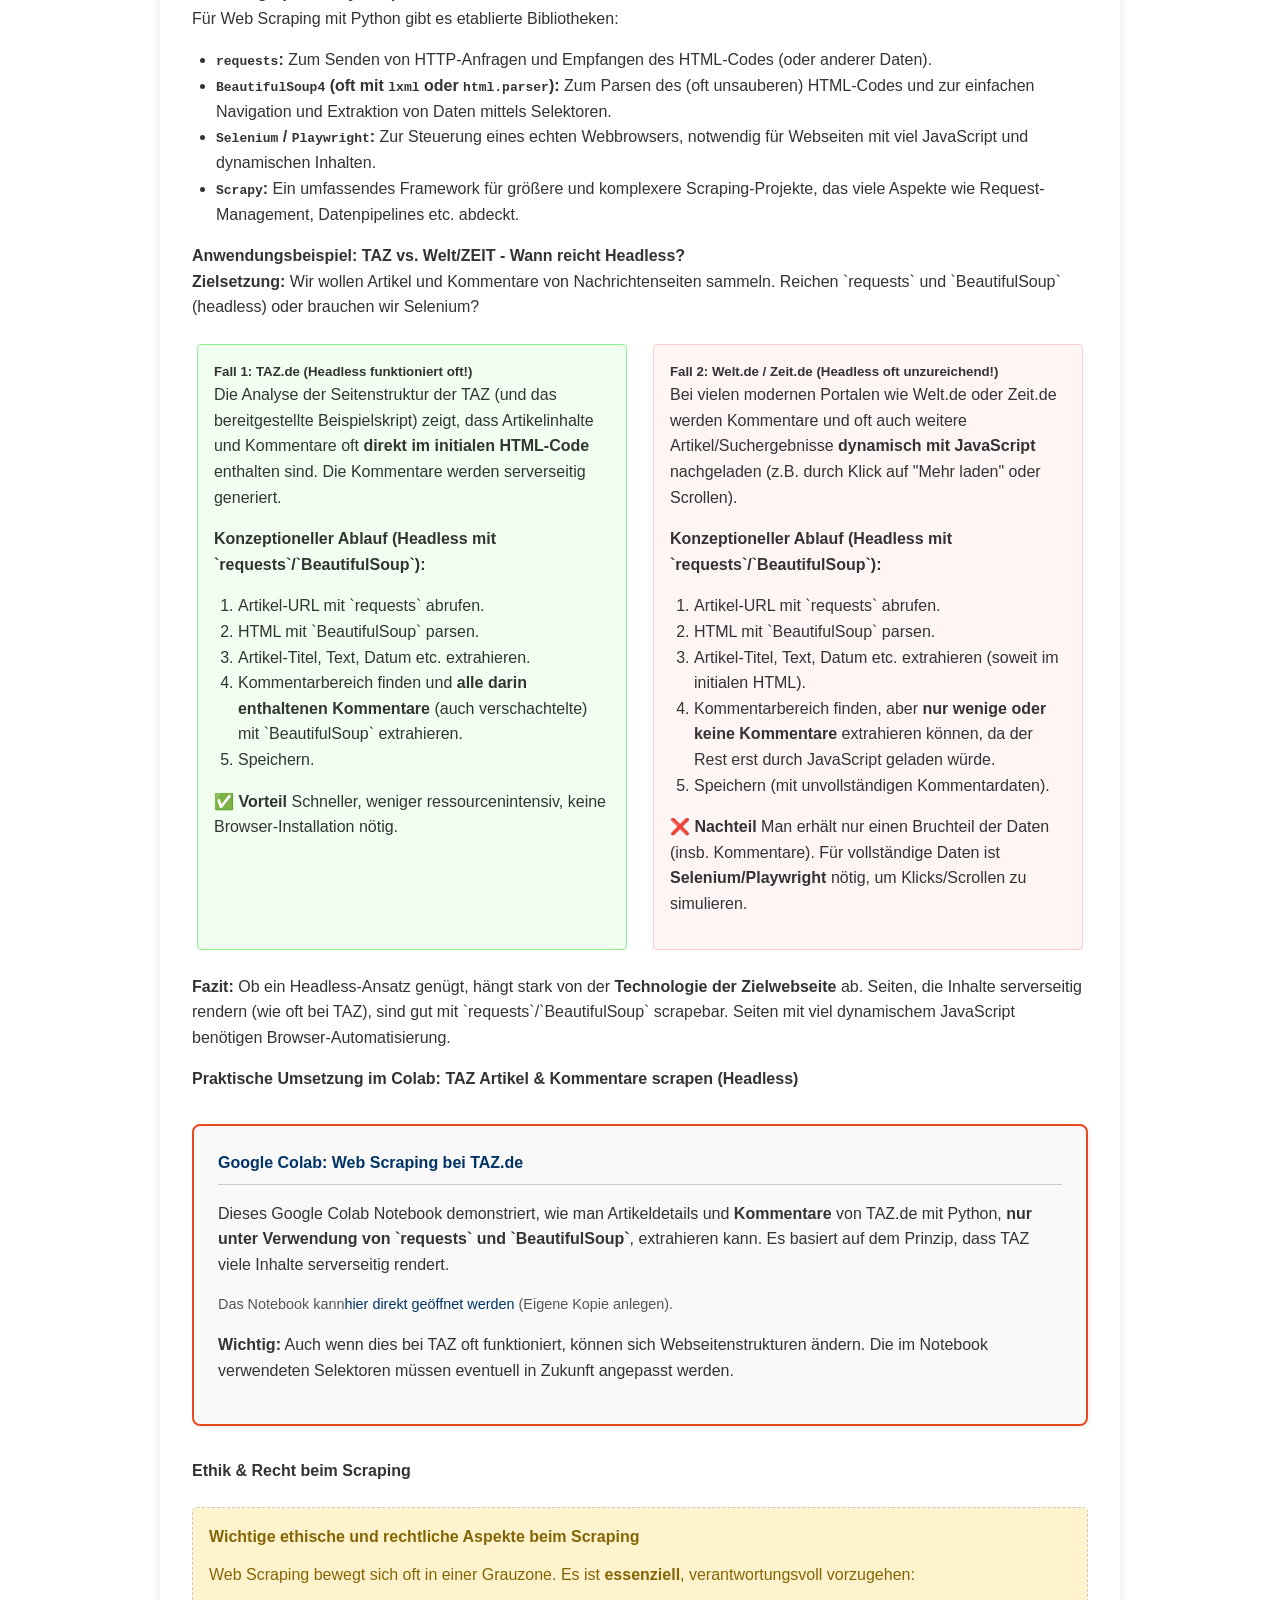
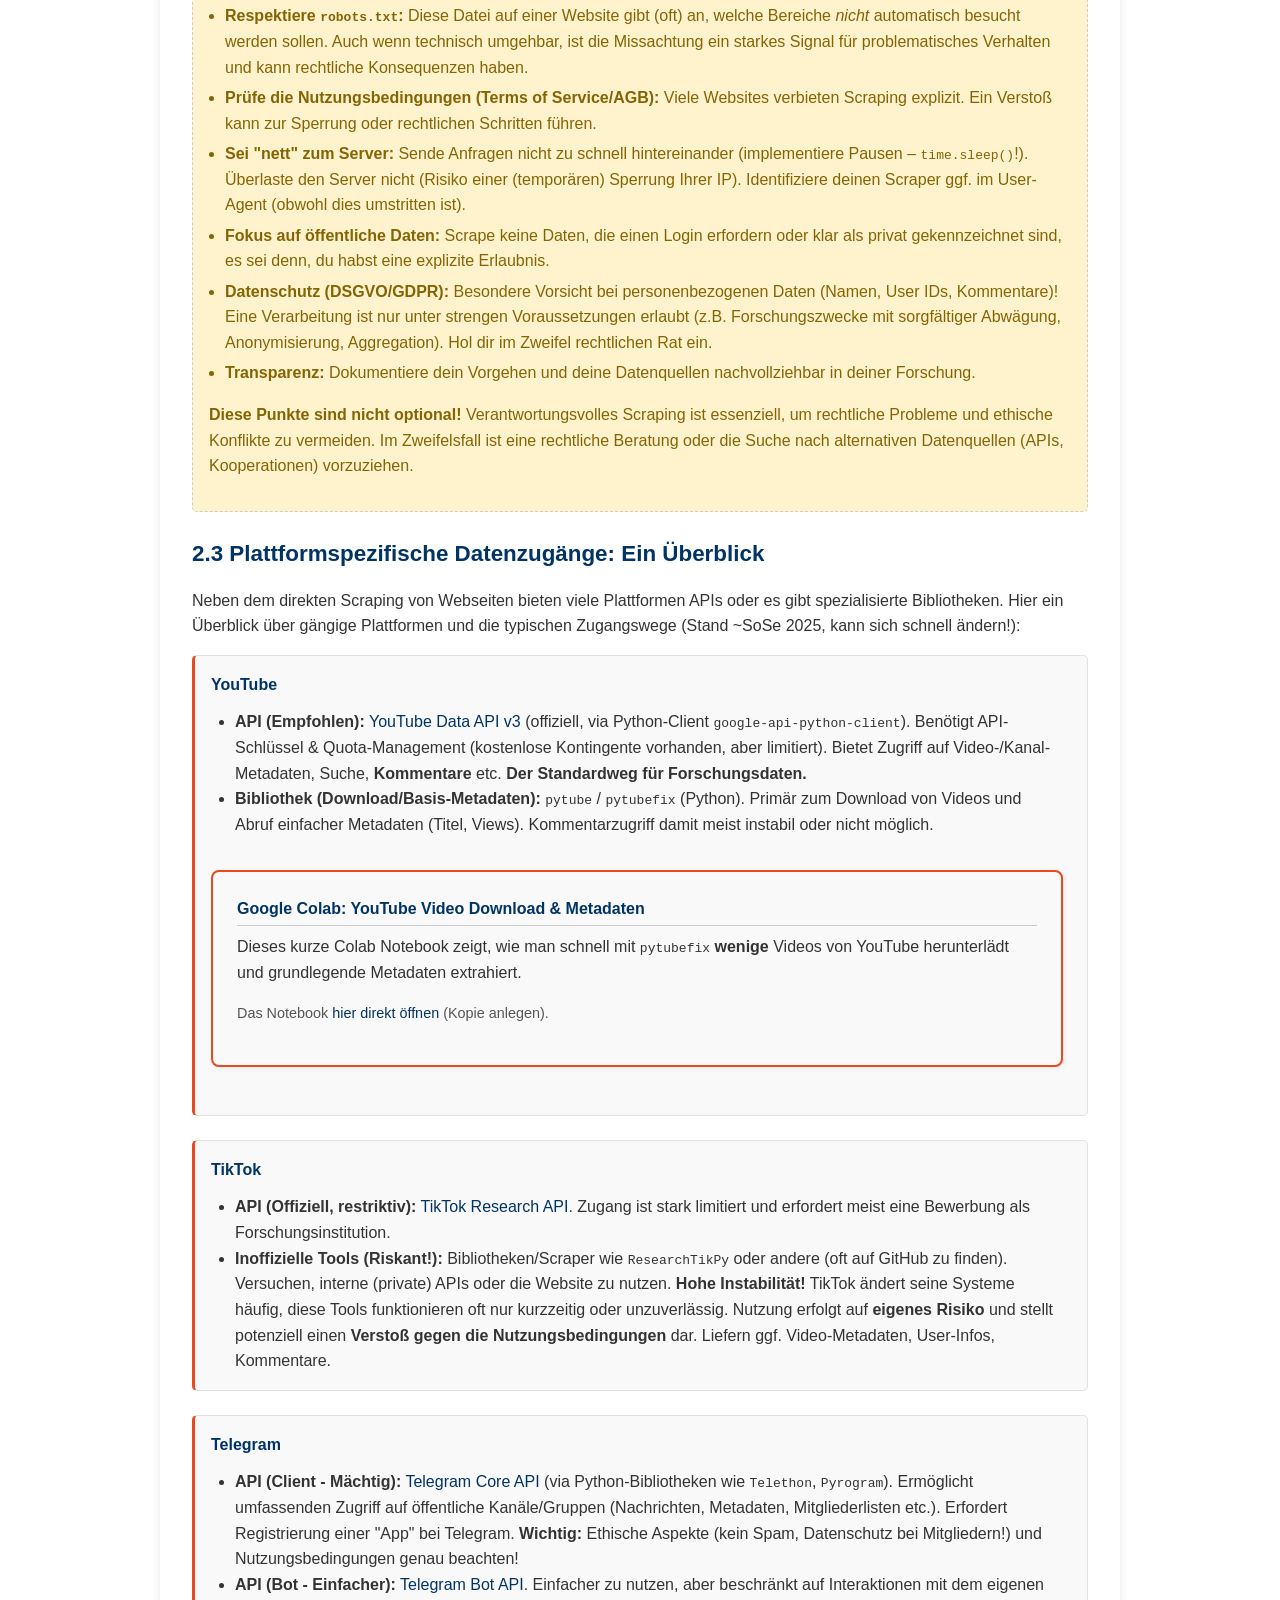
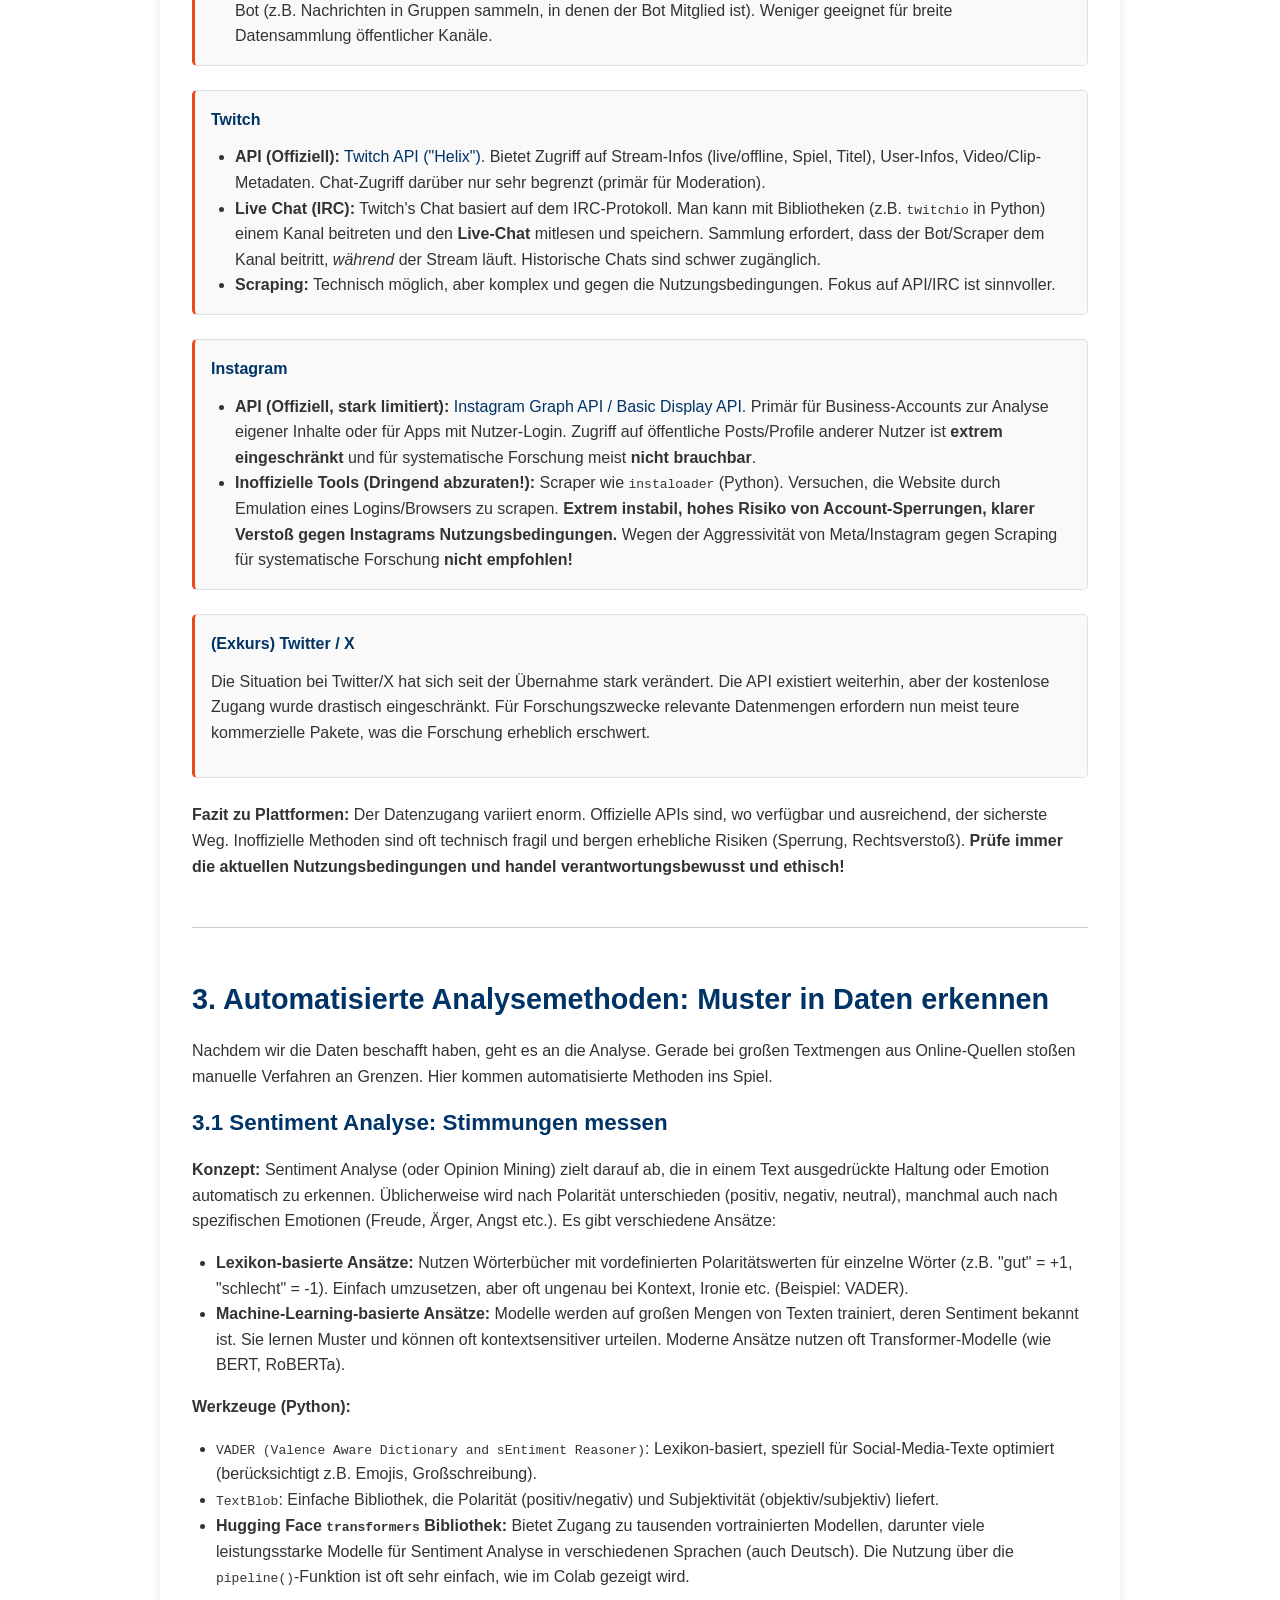
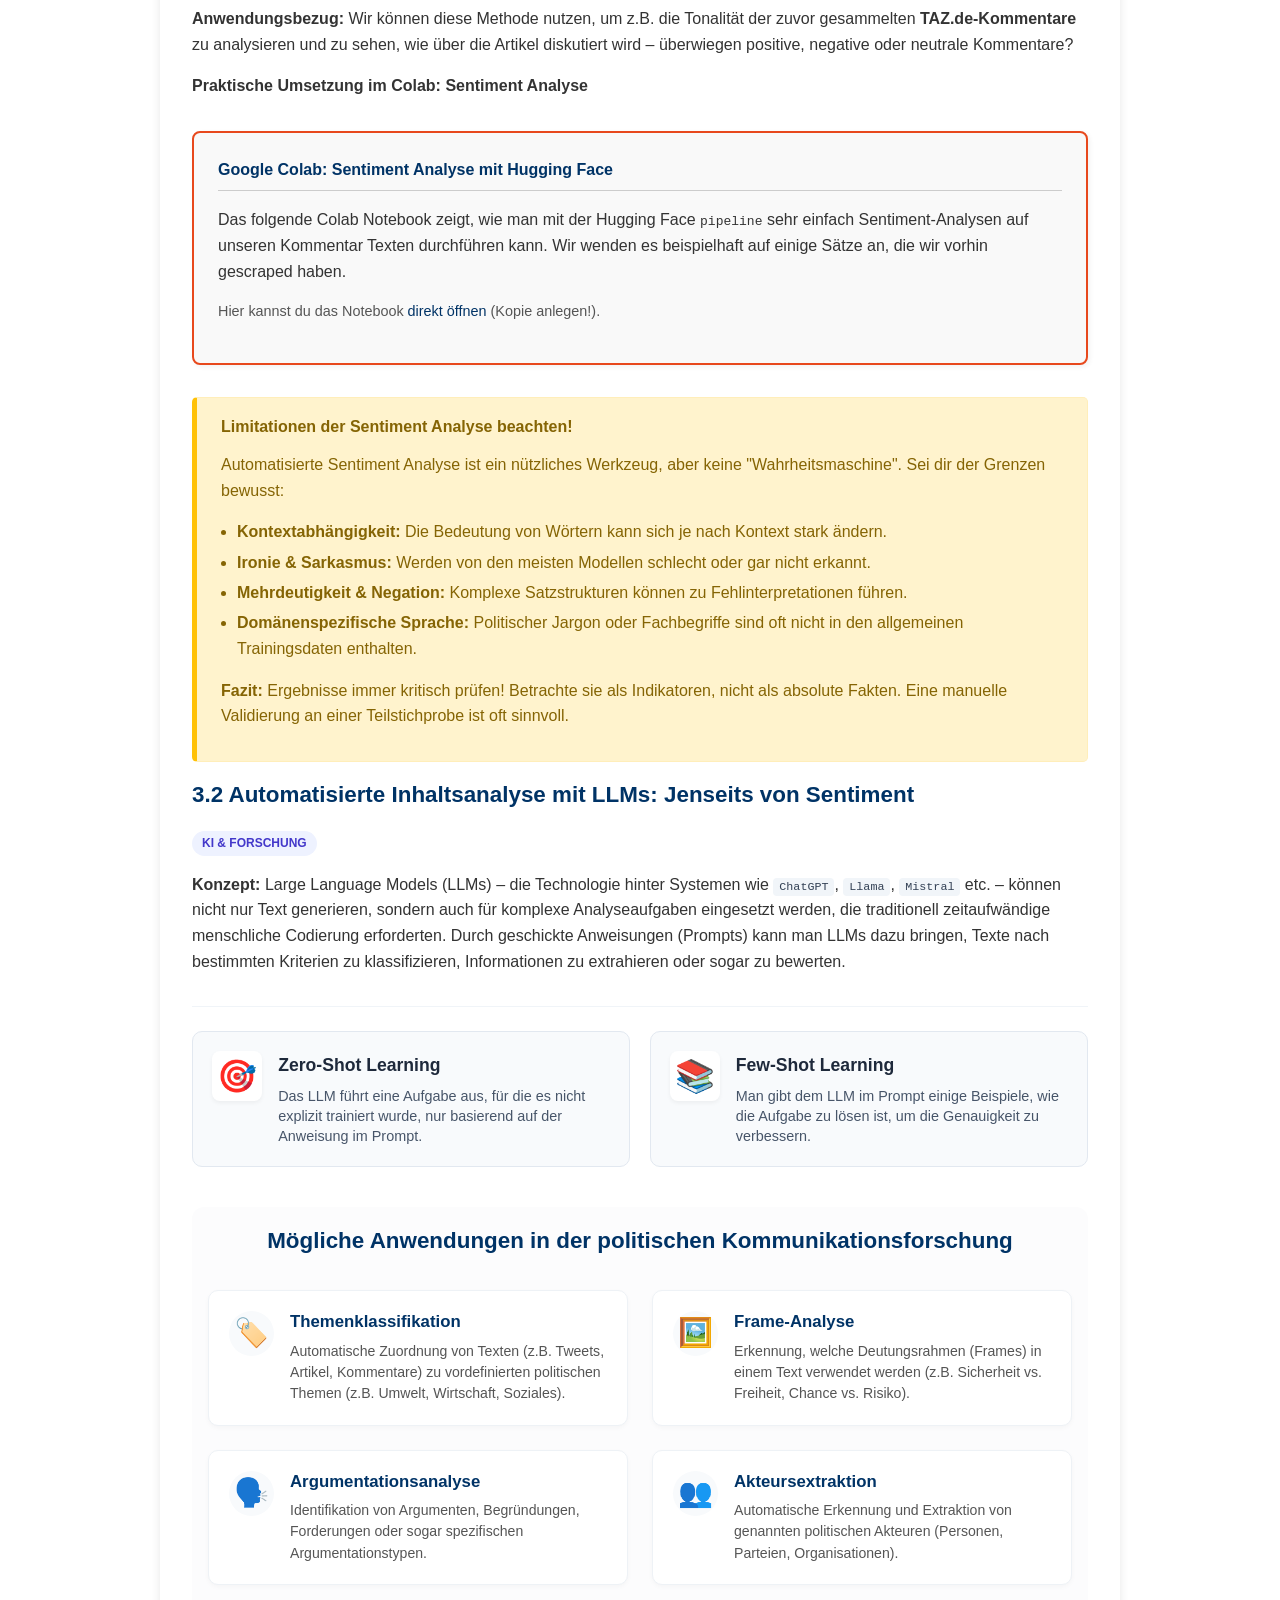
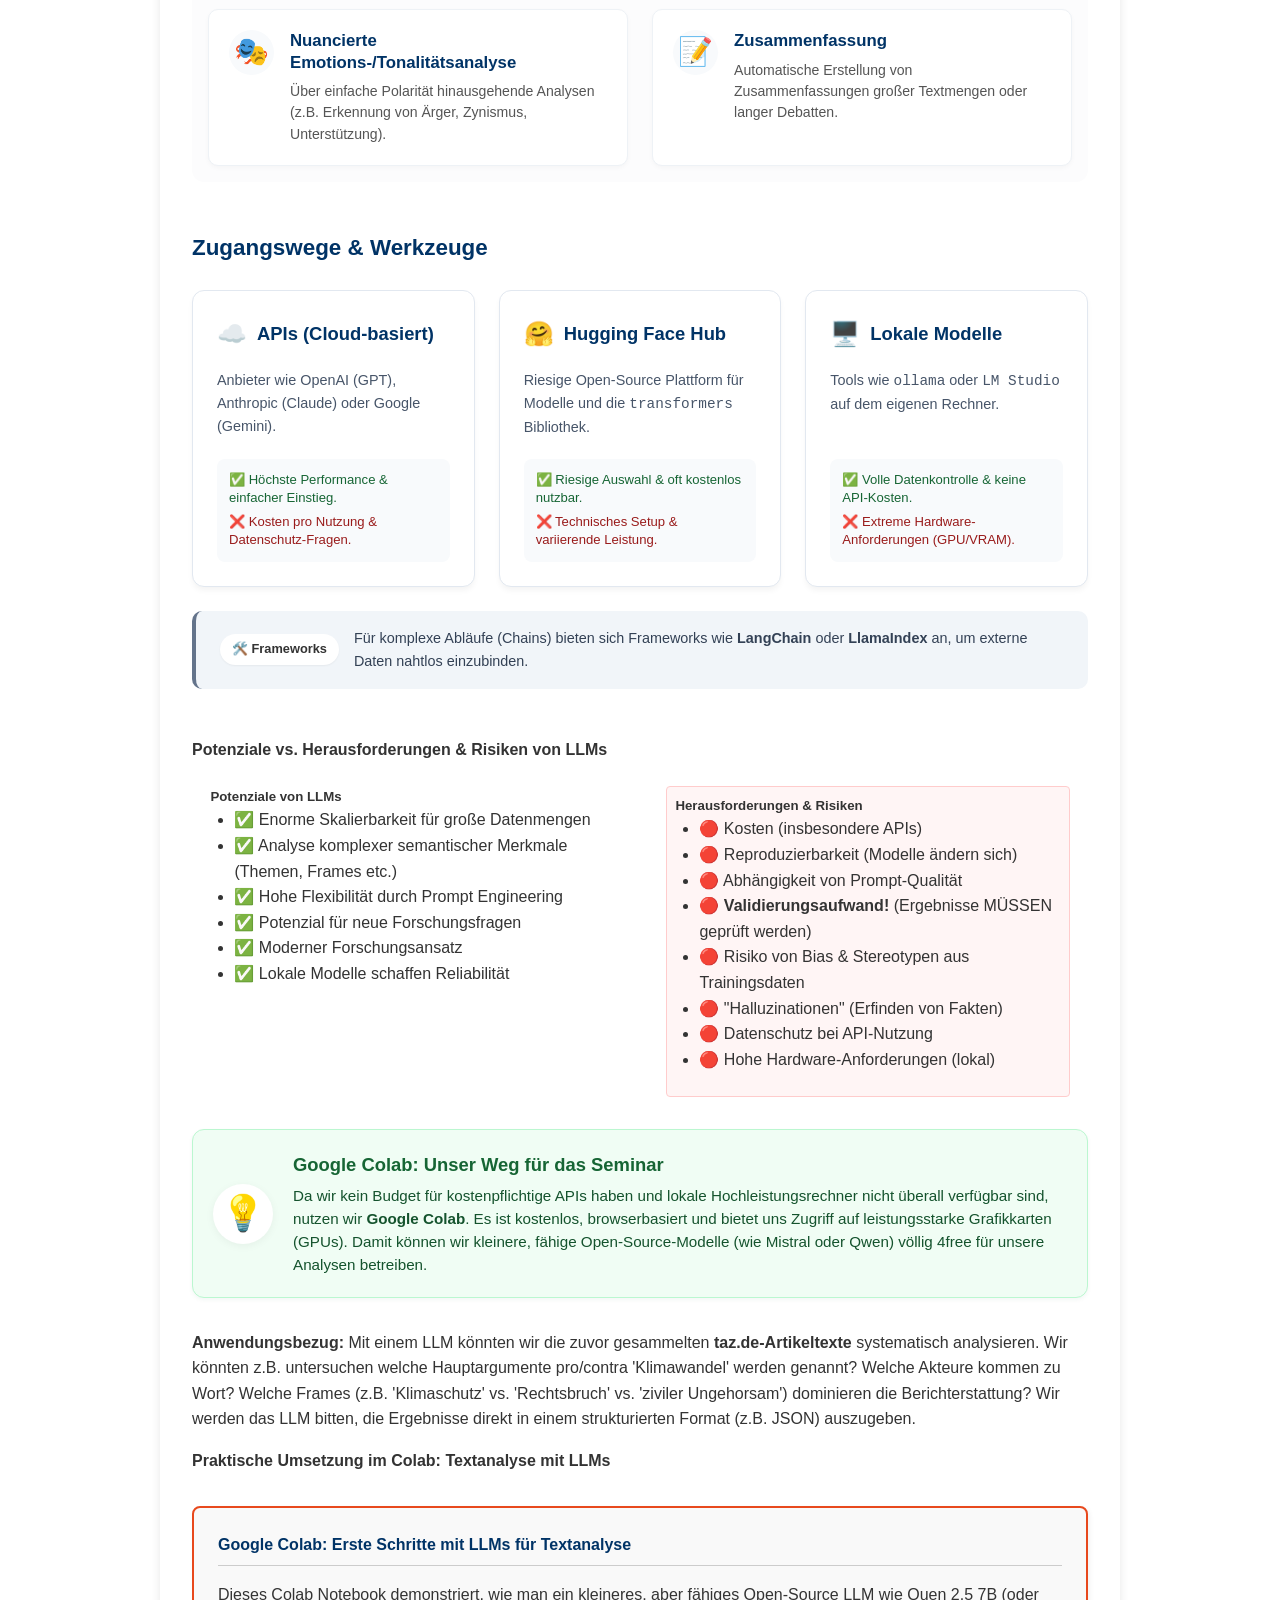
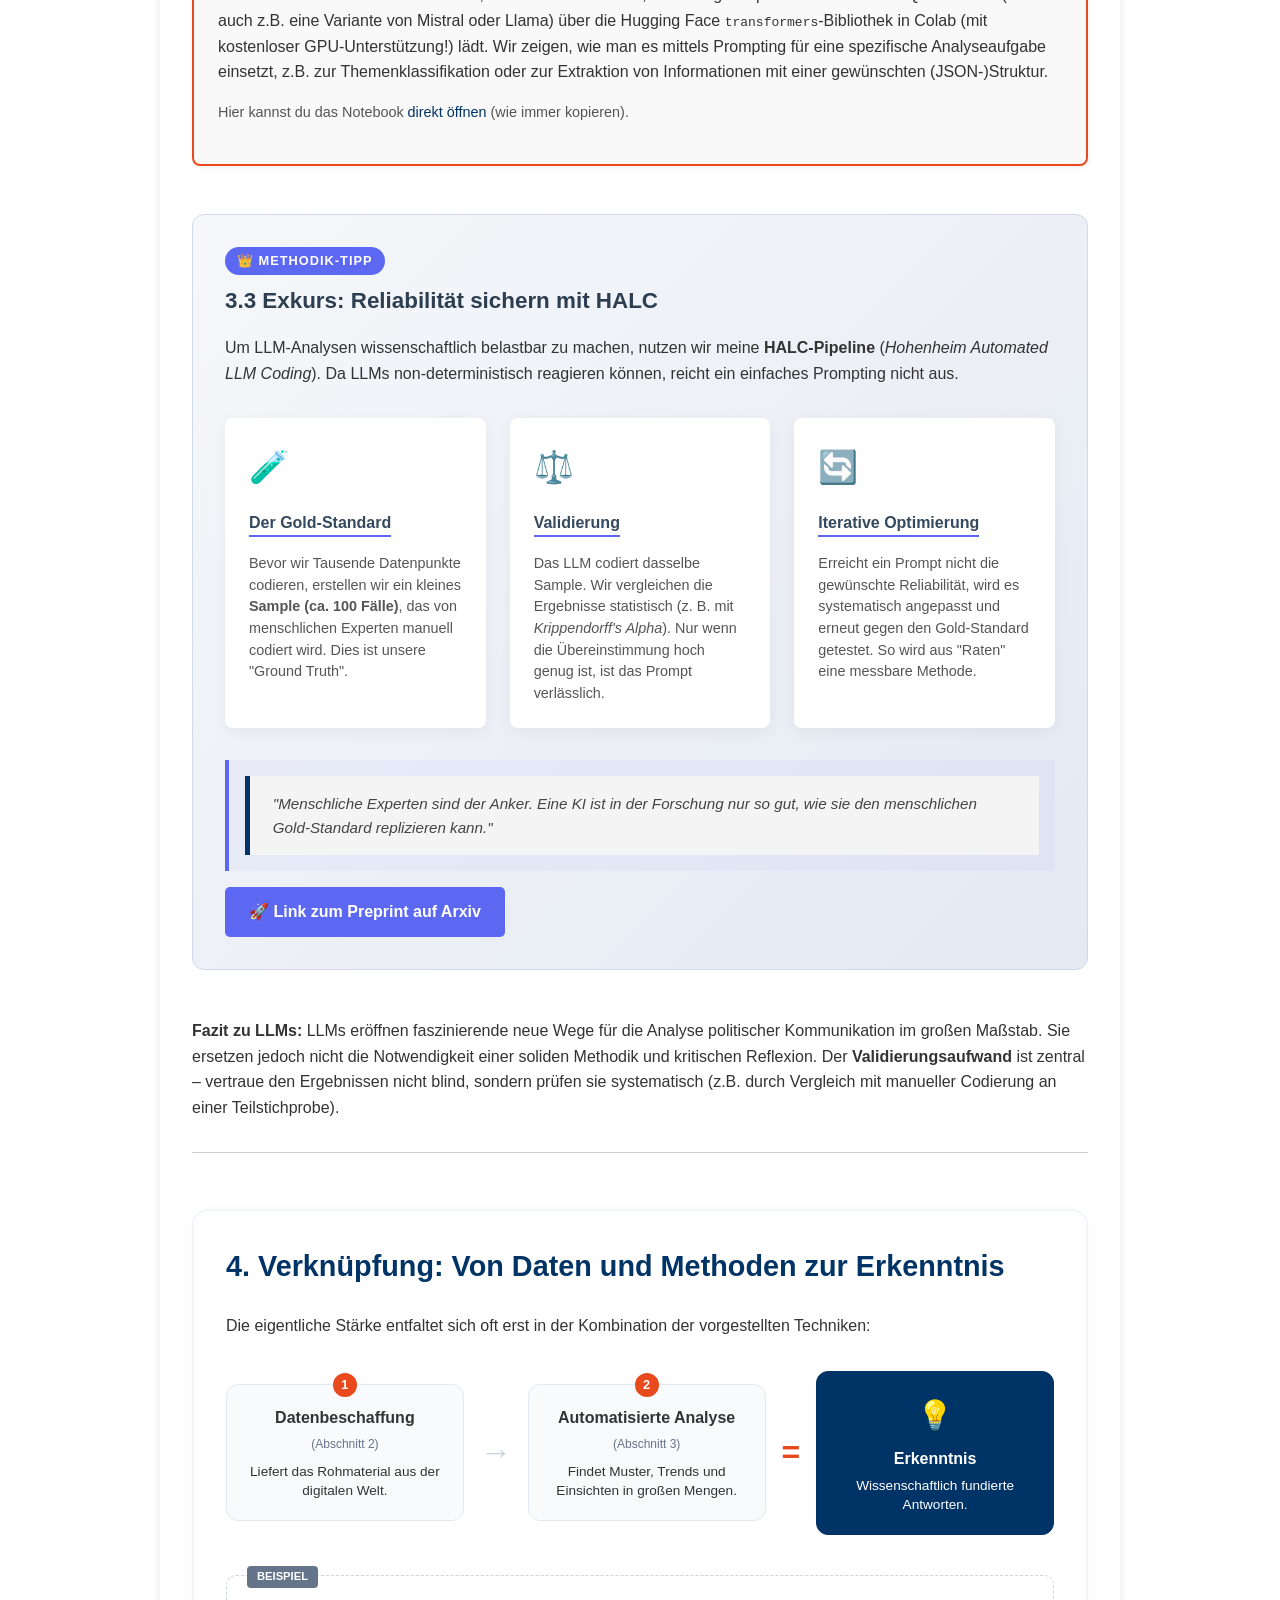
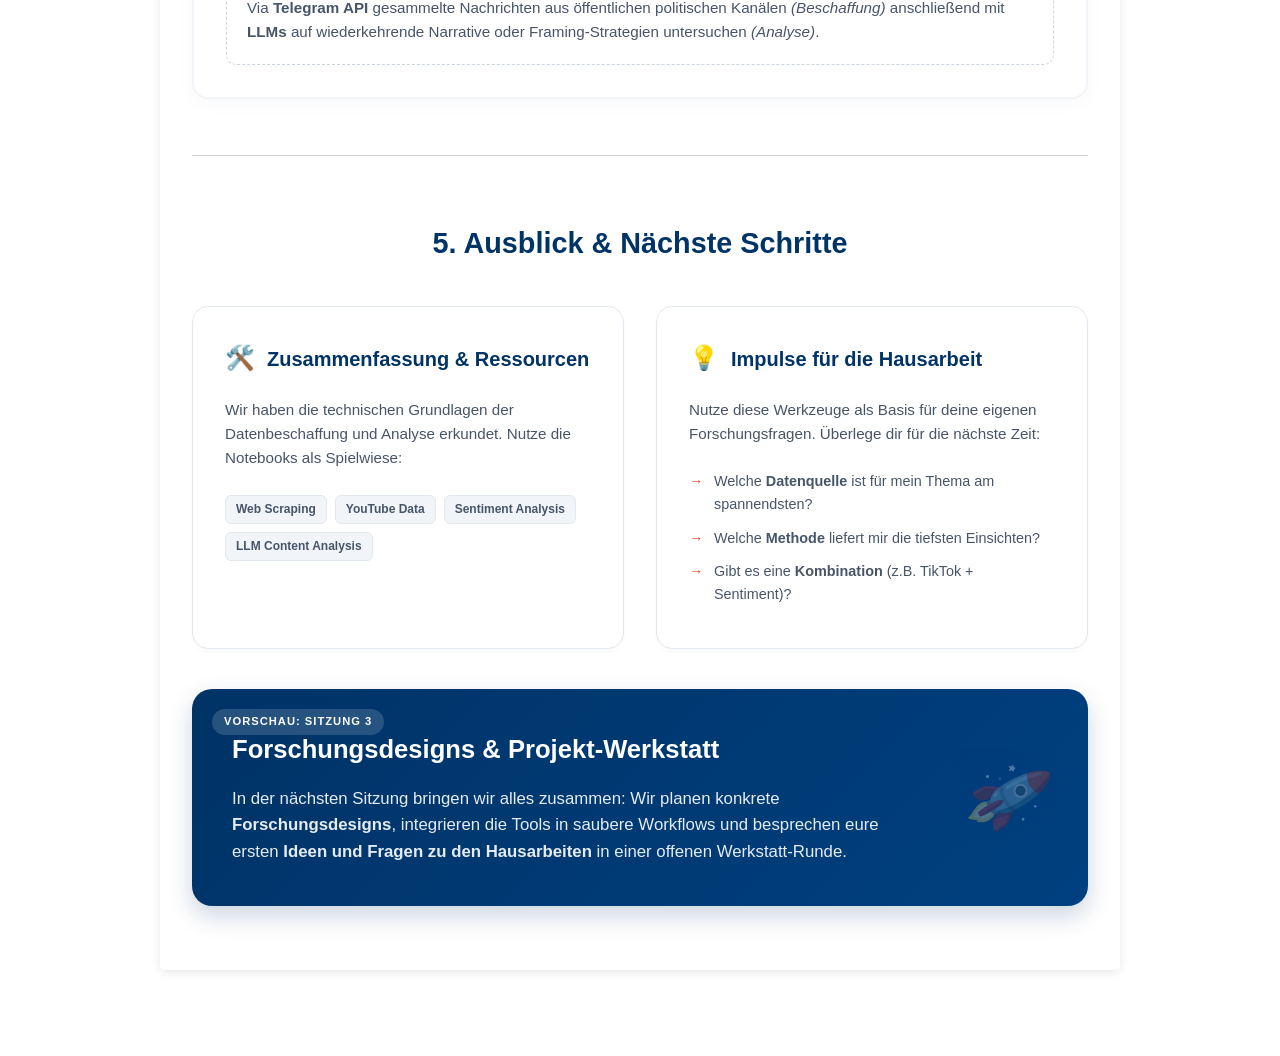
<file: session2.html>
<!DOCTYPE html>
<html lang="de">

<head>
    <meta charset="UTF-8">
    <meta name="viewport" content="width=device-width, initial-scale=1.0">
    <meta name="author" content="Andreas Reich">
    <title>Sitzung 2: Datenbeschaffung & Automatisierte Analyse – Politische Kommunikation SoSe 2025</title>
    <link rel="stylesheet" href="style.css">
</head>

<body>

    <header>
        <h1>Anwendungsfelder der Politischen Kommunikation</h1>
        <p class="subtitle">Sitzung 2: Datenbeschaffung & Automatisierte Analyse</p>
    </header>

    <nav>
        <ul>
            <li><a href="index.html">Kursübersicht</a></li>
            <li><a href="session1.html">Erste Sitzung</a></li>
            <li><a href="session2.html" class="active">Zweite Sitzung</a></li>
            <li><a href="session3.html">Dritte Sitzung</a></li>
            <li><a href="session4.html">Vierte Sitzung</a></li>
            <!-- Hier später Links zu Session 3 etc. hinzufügen -->
        </ul>
    </nav>

    <div class="container">
        <main>
            <h2>1. Einleitung: Von Themen zu Werkzeugen</h2>

            <p>In der letzten Sitzung haben wir vielfältige Themen, Plattformen und Methoden identifiziert, die uns im
                Bereich der politischen Online-Kommunikation interessieren. Danke für den Input!</p>

            <div style="margin: 1.5rem 0; text-align: center; border: 1px dashed #ccc; padding: 1rem;">
                <p><strong>Rückblick auf Ergebnisse aus Sitzung 1:</strong></p>
                <img src="brainstorming_visualisierung.png"
                    alt="Visualisierung der Brainstorming-Ergebnisse aus Sitzung 1"
                    style="max-width: 100%; height: auto; border: 1px solid #eee; margin-bottom: 1rem;">
                <p><a href="brainstorming_ergebnisse.csv" download>Brainstorming-Ergebnisse als CSV herunterladen</a>
                </p>
            </div>

            <section class="session-intro-wrapper">
                <!-- Perspective Shift -->
                <div class="session-intro-focus-shift">
                    <div class="session-intro-shift-card past">
                        <span class="session-intro-badge">Sitzung 1</span>
                        <h4>Was-Fragen</h4>
                        <p>Wahlkampf, Aktivismus, Neutralität</p>
                    </div>
                    <div class="session-intro-shift-arrow">➞</div>
                    <div class="session-intro-shift-card current">
                        <span class="session-intro-badge active">Sitzung 2</span>
                        <h4>Wie-Fragen</h4>
                        <p>Technische Werkzeuge & Strategien</p>
                    </div>
                </div>

                <!-- Central Goal -->
                <div class="session-intro-goal-box">
                    <p>
                        Ziel ist es, ein solides Verständnis für die <strong>Datenbeschaffung</strong> (Wie kommen wir
                        an die Rohdaten?)
                        und <strong>automatisierte Analysemethoden</strong> (Wie können wir große Datenmengen effizient
                        auswerten?) zu entwickeln.
                    </p>
                </div>

                <!-- Structured Agenda -->
                <div class="session-intro-agenda-container">
                    <h3>Agenda der heutigen Sitzung</h3>
                    <div class="session-intro-agenda-list">
                        <div class="session-intro-agenda-item">
                            <div class="session-intro-agenda-marker">1</div>
                            <div class="session-intro-agenda-content">
                                <strong>Strategien der Datenbeschaffung:</strong> APIs vs. Web Scraping.
                            </div>
                        </div>
                        <div class="session-intro-agenda-item">
                            <div class="session-intro-agenda-marker">2</div>
                            <div class="session-intro-agenda-content">
                                <strong>Web Scraping im Detail:</strong> Konzept, Werkzeuge und ein praktisches
                                Anwendungsbeispiel (taz.de Artikel & Kommentare).
                            </div>
                        </div>
                        <div class="session-intro-agenda-item">
                            <div class="session-intro-agenda-marker">3</div>
                            <div class="session-intro-agenda-content">
                                <strong>Plattformspezifische Datenzugänge:</strong> YouTube, TikTok, Telegram, Twitch,
                                Instagram – Möglichkeiten und Hürden.
                            </div>
                        </div>
                        <div class="session-intro-agenda-item">
                            <div class="session-intro-agenda-marker">4</div>
                            <div class="session-intro-agenda-content">
                                <strong>Automatisierte Analysemethoden:</strong> Sentiment Analyse & Textanalyse mit
                                Large Language Models (LLMs).
                            </div>
                        </div>
                        <div class="session-intro-agenda-item highlight">
                            <div class="session-intro-agenda-marker">★</div>
                            <div class="session-intro-agenda-content">
                                <strong>Praktische Vertiefung:</strong> Direkte Einbindung und Besprechung von Google
                                Colab Notebooks für Scraping, YouTube-Download, Sentiment-Analyse und LLM-Analyse.
                            </div>
                        </div>
                    </div>
                </div>
            </section>
            <hr>

            <h2>2. Datenbeschaffung: Die Rohstoffe für unsere Analyse</h2>

            <p>Bevor wir analysieren können, brauchen wir Daten. Im digitalen Raum gibt es grundsätzlich zwei Hauptwege,
                um an diese Daten zu gelangen: über offizielle Schnittstellen (APIs) oder durch das direkte Auslesen von
                Webseiten (Web Scraping).</p>

            <h3>2.1 Grundsatzentscheidung: API vs. Web Scraping</h3>

            <h4>APIs (Application Programming Interfaces): Der offizielle Weg</h4>

            <div class="method-section">
                <h4>APIs (Application Programming Interfaces): Strukturierter Datenzugriff</h4>
                <p>Viele große Plattformen (Twitter/X, Facebook/Meta, YouTube, Reddit, Telegram etc.) bieten
                    Schnittstellen (APIs) an, die einen strukturierten und von der Plattform vorgesehenen Zugriff auf
                    (bestimmte) Daten ermöglichen.</p>
                <ul>
                    <li><strong>Vorteile:</strong> Daten sind oft sauberer und strukturierter als beim Scraping, der
                        Zugriff ist "offiziell" und weniger fehleranfällig bei Änderungen der Website-Struktur.</li>
                    <li><strong>Nachteile:</strong> APIs haben oft Einschränkungen (Zugangsstufen, Kosten, tägliche
                        Limits für Abfragen, nicht alle Daten sind verfügbar, Nutzungsrichtlinien können sich ändern).
                        Erfordern meist Registrierung und Programmierkenntnisse.</li>
                </ul>

                <!-- API Animation Start -->
                <div id="api-visualization">
                    <!-- 1. Client (Researcher/App) -->
                    <div class="api-entity" id="api-client">
                        <span class="api-icon">💻</span>
                        <span class="api-label">Forscher:in<br />(Client)</span>
                    </div>

                    <!-- 2. Animated Request Elements -->
                    <div class="api-arrow" id="api-request-arrow"></div>
                    <div class="api-data-bubble" id="api-request-bubble">
                        <span>🔑 API-Key + Parameter:</span><br />
                        <code>GET /tweets?q=politik&lang=de</code>
                    </div>

                    <!-- 3. Animated Response Elements -->
                    <div class="api-arrow" id="api-response-arrow"></div>
                    <div class="api-data-bubble" id="api-response-bubble">
                        <span>Structured Data (JSON):</span><br />
                        <code>{"tweets": [...]}</code>
                    </div>

                    <!-- 4. Platform API Endpoint -->
                    <div class="api-entity" id="api-platform">
                        <span class="api-icon api-platform-icon">?</span> <!-- Icon updated by JS -->
                        <span class="api-label">Plattform API</span>
                    </div>

                    <!-- 5. Status Text -->
                    <span id="api-status">Initialisiere...</span>
                </div>
                <p style="font-size: 0.9em; color: #666; margin-top: 0.5rem; text-align: center;"><i>Client stellt
                        strukturierte Anfrage an eine Plattform-API, diese verarbeitet sie und sendet strukturierte
                        Daten zurück.</i></p>
                <!-- API Animation End -->

            </div>

            <p>APIs sind oft der robusteste und von den Plattformen vorgesehene Weg, um Daten zu erhalten.</p>

            <h4>Web Scraping: Daten direkt von der Oberfläche</h4>
            <div class="method-section" style="border: 1px dashed #ccc; padding: 1rem; margin-bottom: 1rem;">
                <p>Web Scraping ist oft das Mittel der Wahl, wenn Daten öffentlich auf Webseiten zugänglich sind, aber
                    keine strukturierte Schnittstelle (API) für den Zugriff angeboten wird oder diese nicht die
                    gewünschten Daten liefert. Es bezeichnet den Prozess der automatisierten Extraktion von
                    Informationen aus dem HTML-Code von Webseiten.</p>
                <strong>Konzeptioneller Ablauf:</strong>
                <div class="process-flow"
                    style="margin: 0.5rem 0 1rem; padding: 0.5rem; background-color: #f9f9f9; border-radius: 4px; text-align: center; font-size: 0.9em;">
                    <span class="step"
                        style="display: inline-block; margin: 0 5px; padding: 2px 5px; background-color: #e0e0e0; border-radius: 3px;">1.
                        HTTP Request</span>
                    <span class="arrow" style="display: inline-block; margin: 0 5px;">→</span>
                    <span class="step"
                        style="display: inline-block; margin: 0 5px; padding: 2px 5px; background-color: #e0e0e0; border-radius: 3px;">2.
                        HTML Response</span>
                    <span class="arrow" style="display: inline-block; margin: 0 5px;">→</span>
                    <span class="step"
                        style="display: inline-block; margin: 0 5px; padding: 2px 5px; background-color: #e0e0e0; border-radius: 3px;">3.
                        Parsing</span>
                    <span class="arrow" style="display: inline-block; margin: 0 5px;">→</span>
                    <span class="step"
                        style="display: inline-block; margin: 0 5px; padding: 2px 5px; background-color: #e0e0e0; border-radius: 3px;">4.
                        Extraktion</span>
                    <span class="arrow" style="display: inline-block; margin: 0 5px;">→</span>
                    <span class="step"
                        style="display: inline-block; margin: 0 5px; padding: 2px 5px; background-color: #e0e0e0; border-radius: 3px;">5.
                        Speicherung</span>
                    <span class="arrow" style="display: inline-block; margin: 0 5px;">→</span>
                    <span class="step"
                        style="display: inline-block; margin: 0 5px; padding: 2px 5px; background-color: #e0e0e0; border-radius: 3px;">6.
                        Auswertung</span>
                </div>
            </div>
            <p>Scraping erlaubt potenziell Zugriff auf alle <em>öffentlich sichtbaren</em> Informationen.</p>

            <h4>Gegenüberstellung API vs. Scraping</h4>
            <!-- Optional: Platzhalter für eine Vergleichs-Grafik -->
            <div
                style="display: flex; justify-content: space-around; flex-wrap: wrap; gap: 1rem; margin: 1.5rem 0; padding: 1rem; background-color: #f8f8f8; border-radius: 5px;">
                <div style="flex-basis: 45%;">
                    <h5>API (Schnittstelle)</h5>
                    <ul>
                        <li>✅ Strukturierte, saubere Daten</li>
                        <li>✅ Offizieller, stabilerer Weg</li>
                        <li>✅ Klare Nutzungsregeln</li>
                        <li>❌ Oft limitierter Datenumfang</li>
                        <li>❌ Ratenbegrenzungen (Limits)</li>
                        <li>❌ Evtl. Kosten / Registrierung</li>
                        <li>❌ Abhängig von Plattform</li>
                    </ul>
                </div>
                <div style="flex-basis: 45%;">
                    <h5>Web Scraping (Auslesen)</h5>
                    <ul>
                        <li>✅ Zugriff auf alles öffentlich Sichtbare</li>
                        <li>✅ Unabhängig von API-Limits</li>
                        <li>❌ Technisch oft aufwändiger</li>
                        <li>❌ Anfällig für Website-Änderungen</li>
                        <li>❌ Rechtliche/Ethische Grauzone</li>
                        <li>❌ Serverlast für Zielseite</li>
                        <li>❌ Risiko von IP-Sperren</li>
                    </ul>
                </div>
            </div>

            <p><strong>Empfehlung:</strong> Generell gilt: Prüfe zuerst, ob eine nutzbare API existiert und Ihren
                Anforderungen genügt. Scraping sollte mit Bedacht und unter Einhaltung ethischer sowie rechtlicher
                Richtlinien eingesetzt werden, oft als Alternative oder Ergänzung.</p>


            <h3>2.2 Web Scraping im Detail: Konzept, Werkzeuge & Beispiel</h3>

            <h4>Technische Konzepte</h4>
            <p>Um Webseiten zu scrapen, müssen wir verstehen, wie sie aufgebaut sind (HTML) und wie wir gezielt Elemente
                auswählen können.</p>
            <ul>
                <li><strong>HTML-Struktur:</strong> Webseiten bestehen aus verschachtelten Elementen (Tags wie
                    div, p oder a mit Attributen (z.B.
                    <code>class="headline"</code>, <code>id="main-content"</code>). Diese Struktur gibt den Inhalt und
                    das Layout vor.
                </li>
                <li><strong>Elemente inspizieren:</strong> Das wichtigste Werkzeug ist der
                    <strong>Entwicklermodus</strong> Ihres
                    Browsers (oft per Rechtsklick -> "Untersuchen" oder "Inspect Element" erreichbar). Damit können Sie
                    den HTML-Code live sehen und die Struktur analysieren, um die Elemente zu finden, die Ihre
                    gewünschten Daten enthalten.
                </li>
                <div style="margin: 1.5rem 0; text-align: center; border: 1px dashed #ccc; padding: 1rem;">
                    <p><strong>Rückblick auf Ergebnisse aus Sitzung 1:</strong></p>
                    <img src="untersuchen.PNG" alt="Geöffneter Entwicklermodus im Browser"
                        style="max-width: 100%; height: auto; border: 1px solid #eee; margin-bottom: 1rem;">
                    <p>Hier sehen wir wie dieses Element im Entwicklermodus aussieht...
                    </p>
                </div>
                <li><strong>Selektoren:</strong> Um Elemente im Code gezielt anzusprechen, verwenden wir Selektoren:
                    <ul>
                        <li><strong>CSS-Selektoren:</strong> Ähnlich wie in CSS zum Stylen verwendet (z.B.
                            <code>div.article-body p</code> für alle Paragraphen innerhalb eines Divs mit der Klasse
                            "article-body", oder <code>#main-title</code> für das Element mit der ID "main-title"). Oft
                            intuitiv und ausreichend.
                        </li>
                        <li><strong>XPath:</strong> Eine mächtigere, aber komplexere Sprache zur Navigation durch den
                            HTML/XML-Baum (z.B. <code>//h1[@class='main-title']</code> findet alle h1-Elemente mit der
                            Klasse "main-title"). Nützlich für kompliziertere Strukturen.</li>
                    </ul>
                </li>
                <li><strong>Dynamische Inhalte (JavaScript):</strong> Achtung! Viele moderne Webseiten laden Inhalte
                    erst nach dem initialen Laden nach, z.B. wenn man scrollt (Infinite Scroll) oder auf Buttons klickt.
                    Einfache Scraper, die nur das erste HTML herunterladen, sehen diese Inhalte nicht. Hierfür braucht
                    man fortgeschrittene Werkzeuge wie <strong>Selenium</strong> oder <strong>Playwright</strong>, die
                    einen echten Browser fernsteuern und auch mit JavaScript interagieren können.</li>
                <li><strong>Praktische Hürden:</strong> Denke an Seitenwechsel (Pagination – wie komme ich auf
                    Seite 2, 3, ...?) und lege immer Pausen (<code>time.sleep()</code> in Python) zwischen Anfragen
                    ein, um den Server nicht zu überlasten und eine Sperrung Ihrer IP-Adresse zu vermeiden (Rate
                    Limiting).</li>
            </ul>

            <h4>Werkzeuge (Fokus Python)</h4>
            <p>Für Web Scraping mit Python gibt es etablierte Bibliotheken:</p>
            <ul>
                <li><strong><code>requests</code>:</strong> Zum Senden von HTTP-Anfragen und Empfangen des HTML-Codes
                    (oder anderer Daten).</li>
                <li><strong><code>BeautifulSoup4</code> (oft mit <code>lxml</code> oder
                        <code>html.parser</code>):</strong> Zum Parsen des (oft unsauberen) HTML-Codes und zur einfachen
                    Navigation und Extraktion von Daten mittels Selektoren.</li>
                <li><strong><code>Selenium</code> / <code>Playwright</code>:</strong> Zur Steuerung eines echten
                    Webbrowsers, notwendig für Webseiten mit viel JavaScript und dynamischen Inhalten.</li>
                <li><strong><code>Scrapy</code>:</strong> Ein umfassendes Framework für größere und komplexere
                    Scraping-Projekte, das viele Aspekte wie Request-Management, Datenpipelines etc. abdeckt.</li>
            </ul>

            <h4>Anwendungsbeispiel: TAZ vs. Welt/ZEIT - Wann reicht Headless?</h4>
            <p><strong>Zielsetzung:</strong> Wir wollen Artikel und Kommentare von Nachrichtenseiten sammeln. Reichen
                `requests` und `BeautifulSoup` (headless) oder brauchen wir Selenium?</p>

            <div style="display: flex; justify-content: space-around; flex-wrap: wrap; gap: 1rem; margin: 1.5rem 0;">
                <div
                    style="flex-basis: 48%; background-color: #f0fff0; border: 1px solid #90ee90; padding: 1rem; border-radius: 4px;">
                    <h5>Fall 1: TAZ.de (Headless funktioniert oft!)</h5>
                    <p>Die Analyse der Seitenstruktur der TAZ (und das bereitgestellte Beispielskript) zeigt, dass
                        Artikelinhalte und Kommentare oft <strong>direkt im initialen HTML-Code</strong> enthalten sind.
                        Die Kommentare werden serverseitig generiert.</p>
                    <p><strong>Konzeptioneller Ablauf (Headless mit `requests`/`BeautifulSoup`):</strong></p>
                    <ol>
                        <li>Artikel-URL mit `requests` abrufen.</li>
                        <li>HTML mit `BeautifulSoup` parsen.</li>
                        <li>Artikel-Titel, Text, Datum etc. extrahieren.</li>
                        <li>Kommentarbereich finden und <strong>alle darin enthaltenen Kommentare</strong> (auch
                            verschachtelte) mit `BeautifulSoup` extrahieren.</li>
                        <li>Speichern.</li>
                    </ol>
                    <p>✅ <strong>Vorteil</strong> Schneller, weniger ressourcenintensiv, keine Browser-Installation
                        nötig.</p>
                </div>
                <div
                    style="flex-basis: 48%; background-color: #fff5f5; border: 1px solid #fcc; padding: 1rem; border-radius: 4px;">
                    <h5>Fall 2: Welt.de / Zeit.de (Headless oft unzureichend!)</h5>
                    <p>Bei vielen modernen Portalen wie Welt.de oder Zeit.de werden Kommentare und oft auch weitere
                        Artikel/Suchergebnisse <strong>dynamisch mit JavaScript</strong> nachgeladen (z.B. durch Klick
                        auf "Mehr laden" oder Scrollen).</p>
                    <p><strong>Konzeptioneller Ablauf (Headless mit `requests`/`BeautifulSoup`):</strong></p>
                    <ol>
                        <li>Artikel-URL mit `requests` abrufen.</li>
                        <li>HTML mit `BeautifulSoup` parsen.</li>
                        <li>Artikel-Titel, Text, Datum etc. extrahieren (soweit im initialen HTML).</li>
                        <li>Kommentarbereich finden, aber <strong>nur wenige oder keine Kommentare</strong> extrahieren
                            können, da der Rest erst durch JavaScript geladen würde.</li>
                        <li>Speichern (mit unvollständigen Kommentardaten).</li>
                    </ol>
                    <p>❌ <strong>Nachteil</strong> Man erhält nur einen Bruchteil der Daten (insb. Kommentare). Für
                        vollständige Daten ist <strong>Selenium/Playwright</strong> nötig, um Klicks/Scrollen zu
                        simulieren.</p>
                </div>
            </div>

            <p><strong>Fazit:</strong> Ob ein Headless-Ansatz genügt, hängt stark von der <strong>Technologie der
                    Zielwebseite</strong> ab. Seiten, die Inhalte serverseitig rendern (wie oft bei TAZ), sind gut mit
                `requests`/`BeautifulSoup` scrapebar. Seiten mit viel dynamischem JavaScript benötigen
                Browser-Automatisierung.</p>


            <h4>Praktische Umsetzung im Colab: TAZ Artikel & Kommentare scrapen (Headless)</h4>
            <div class="colab-embed-box interactive-box">
                <h4>Google Colab: Web Scraping bei TAZ.de</h4>
                <p>Dieses Google Colab Notebook demonstriert, wie man Artikeldetails und <strong>Kommentare</strong> von
                    TAZ.de mit Python, <strong>nur unter Verwendung von `requests` und `BeautifulSoup`</strong>,
                    extrahieren kann. Es basiert auf dem Prinzip, dass TAZ viele Inhalte serverseitig rendert.</p>
                <p class="colab-fallback-link" style="font-size: 0.9em; margin-top: 0.5rem;">Das Notebook kann<a
                        href="https://colab.research.google.com/drive/1jHRfLsCxc0gA0uYm8aS78MyJgGI0Vf9t?usp=sharing"
                        target="_blank" rel="noopener noreferrer">hier direkt geöffnet werden</a> (Eigene Kopie
                    anlegen).</p>
                <p style="margin-top: 1rem;"><strong>Wichtig:</strong> Auch wenn dies bei TAZ oft funktioniert, können
                    sich Webseitenstrukturen ändern. Die im Notebook verwendeten Selektoren müssen eventuell in Zukunft
                    angepasst werden.</p>
            </div>

            <h4>Ethik & Recht beim Scraping</h4>
            <div class="warning-box" style="border: 1px dashed #ccc; padding: 1rem; margin: 1.5rem 0;">
                <h4>Wichtige ethische und rechtliche Aspekte beim Scraping</h4>
                <p>Web Scraping bewegt sich oft in einer Grauzone. Es ist <strong>essenziell</strong>,
                    verantwortungsvoll vorzugehen:</p>
                <ul>
                    <li><strong>Respektiere <code>robots.txt</code>:</strong> Diese Datei auf einer Website gibt
                        (oft) an, welche Bereiche <em>nicht</em> automatisch besucht werden sollen. Auch wenn technisch
                        umgehbar, ist die Missachtung ein starkes Signal für problematisches Verhalten und kann
                        rechtliche Konsequenzen haben.</li>
                    <li><strong>Prüfe die Nutzungsbedingungen (Terms of Service/AGB):</strong> Viele Websites
                        verbieten Scraping explizit. Ein Verstoß kann zur Sperrung oder rechtlichen Schritten führen.
                    </li>
                    <li><strong>Sei "nett" zum Server:</strong> Sende Anfragen nicht zu schnell
                        hintereinander (implementiere Pausen – <code>time.sleep()</code>!). Überlaste den
                        Server nicht (Risiko einer (temporären) Sperrung Ihrer IP). Identifiziere deinen Scraper
                        ggf. im User-Agent (obwohl dies umstritten ist).</li>
                    <li><strong>Fokus auf öffentliche Daten:</strong> Scrape keine Daten, die einen Login erfordern
                        oder klar als privat gekennzeichnet sind, es sei denn, du habst eine explizite Erlaubnis.</li>
                    <li><strong>Datenschutz (DSGVO/GDPR):</strong> Besondere Vorsicht bei personenbezogenen Daten
                        (Namen, User IDs, Kommentare)! Eine Verarbeitung ist nur unter strengen Voraussetzungen erlaubt
                        (z.B. Forschungszwecke mit sorgfältiger Abwägung, Anonymisierung, Aggregation). Hol dir im
                        Zweifel rechtlichen Rat ein.</li>
                    <li><strong>Transparenz:</strong> Dokumentiere dein Vorgehen und deine Datenquellen
                        nachvollziehbar in deiner Forschung.</li>
                </ul>
                <p><strong>Diese Punkte sind nicht optional!</strong> Verantwortungsvolles Scraping ist essenziell, um
                    rechtliche Probleme und ethische Konflikte zu vermeiden. Im Zweifelsfall ist eine rechtliche
                    Beratung oder die Suche nach alternativen Datenquellen (APIs, Kooperationen) vorzuziehen.</p>
            </div>

            <h3>2.3 Plattformspezifische Datenzugänge: Ein Überblick</h3>
            <p>Neben dem direkten Scraping von Webseiten bieten viele Plattformen APIs oder es gibt spezialisierte
                Bibliotheken. Hier ein Überblick über gängige Plattformen und die typischen Zugangswege (Stand ~SoSe
                2025, kann sich schnell ändern!):</p>

            <div class="platform-overview" style="margin-top: 1rem;">

                <div class="method-section">
                    <h4>YouTube</h4>
                    <ul>
                        <li><strong>API (Empfohlen):</strong> <a href="https://developers.google.com/youtube/v3"
                                target="_blank" rel="noopener noreferrer">YouTube Data API v3</a> (offiziell, via
                            Python-Client <code>google-api-python-client</code>). Benötigt API-Schlüssel &
                            Quota-Management (kostenlose Kontingente vorhanden, aber limitiert). Bietet Zugriff auf
                            Video-/Kanal-Metadaten, Suche, <strong>Kommentare</strong> etc. <strong>Der Standardweg für
                                Forschungsdaten.</strong></li>
                        <li><strong>Bibliothek (Download/Basis-Metadaten):</strong> <code>pytube</code> /
                            <code>pytubefix</code> (Python). Primär zum Download von Videos und Abruf einfacher
                            Metadaten (Titel, Views). Kommentarzugriff damit meist instabil oder nicht möglich.
                        </li>
                    </ul>
                    <div class="colab-embed-box interactive-box">
                        <h4>Google Colab: YouTube Video Download & Metadaten</h4>
                        <p>Dieses kurze Colab Notebook zeigt, wie man schnell mit <code>pytubefix</code>
                            <strong>wenige</strong> Videos von YouTube
                            herunterlädt und grundlegende Metadaten extrahiert.
                        </p>
                        <p class="colab-fallback-link" style="font-size: 0.9em; margin-top: 0.5rem;">Das Notebook <a
                                href="https://colab.research.google.com/drive/1CEgtdJhEiGhGQ2N3iwwoslJ9rqslimyO?usp=sharing"
                                target="_blank" rel="noopener noreferrer">hier direkt öffnen</a> (Kopie anlegen).</p>
                    </div>
                </div>

                <div class="method-section">
                    <h4>TikTok</h4>
                    <ul>
                        <li><strong>API (Offiziell, restriktiv):</strong> <a
                                href="https://developers.tiktok.com/products/research-api" target="_blank"
                                rel="noopener noreferrer">TikTok Research API</a>. Zugang ist stark limitiert und
                            erfordert meist eine Bewerbung als Forschungsinstitution.</li>
                        <li><strong>Inoffizielle Tools (Riskant!):</strong> Bibliotheken/Scraper wie
                            <code>ResearchTikPy</code> oder andere (oft auf GitHub zu finden). Versuchen, interne
                            (private) APIs oder die Website zu nutzen. <strong>Hohe Instabilität!</strong> TikTok ändert
                            seine Systeme häufig, diese Tools funktionieren oft nur kurzzeitig oder unzuverlässig.
                            Nutzung erfolgt auf <strong>eigenes Risiko</strong> und stellt potenziell einen
                            <strong>Verstoß gegen die Nutzungsbedingungen</strong> dar. Liefern ggf. Video-Metadaten,
                            User-Infos, Kommentare.
                        </li>
                    </ul>
                </div>

                <div class="method-section">
                    <h4>Telegram</h4>
                    <ul>
                        <li><strong>API (Client - Mächtig):</strong> <a href="https://core.telegram.org/api"
                                target="_blank" rel="noopener noreferrer">Telegram Core API</a> (via Python-Bibliotheken
                            wie <code>Telethon</code>, <code>Pyrogram</code>). Ermöglicht umfassenden Zugriff auf
                            öffentliche Kanäle/Gruppen (Nachrichten, Metadaten, Mitgliederlisten etc.). Erfordert
                            Registrierung einer "App" bei Telegram. <strong>Wichtig:</strong> Ethische Aspekte (kein
                            Spam, Datenschutz bei Mitgliedern!) und Nutzungsbedingungen genau beachten!</li>
                        <li><strong>API (Bot - Einfacher):</strong> <a href="https://core.telegram.org/bots/api"
                                target="_blank" rel="noopener noreferrer">Telegram Bot API</a>. Einfacher zu nutzen,
                            aber beschränkt auf Interaktionen mit dem eigenen Bot (z.B. Nachrichten in Gruppen sammeln,
                            in denen der Bot Mitglied ist). Weniger geeignet für breite Datensammlung öffentlicher
                            Kanäle.</li>
                    </ul>
                </div>

                <div class="method-section">
                    <h4>Twitch</h4>
                    <ul>
                        <li><strong>API (Offiziell):</strong> <a href="https://dev.twitch.tv/docs/api/" target="_blank"
                                rel="noopener noreferrer">Twitch API ("Helix")</a>. Bietet Zugriff auf Stream-Infos
                            (live/offline, Spiel, Titel), User-Infos, Video/Clip-Metadaten. Chat-Zugriff darüber nur
                            sehr begrenzt (primär für Moderation).</li>
                        <li><strong>Live Chat (IRC):</strong> Twitch's Chat basiert auf dem IRC-Protokoll. Man kann mit
                            Bibliotheken (z.B. <code>twitchio</code> in Python) einem Kanal beitreten und den
                            <strong>Live-Chat</strong> mitlesen und speichern. Sammlung erfordert, dass der Bot/Scraper
                            dem Kanal beitritt, <em>während</em> der Stream läuft. Historische Chats sind schwer
                            zugänglich.
                        </li>
                        <li><strong>Scraping:</strong> Technisch möglich, aber komplex und gegen die
                            Nutzungsbedingungen. Fokus auf API/IRC ist sinnvoller.</li>
                    </ul>
                </div>

                <div class="method-section">
                    <h4>Instagram</h4>
                    <ul>
                        <li><strong>API (Offiziell, stark limitiert):</strong> <a
                                href="https://developers.facebook.com/docs/instagram" target="_blank"
                                rel="noopener noreferrer">Instagram Graph API / Basic Display API</a>. Primär für
                            Business-Accounts zur Analyse eigener Inhalte oder für Apps mit Nutzer-Login. Zugriff auf
                            öffentliche Posts/Profile anderer Nutzer ist <strong>extrem eingeschränkt</strong> und für
                            systematische Forschung meist <strong>nicht brauchbar</strong>.</li>
                        <li><strong>Inoffizielle Tools (Dringend abzuraten!):</strong> Scraper wie
                            <code>instaloader</code> (Python). Versuchen, die Website durch Emulation eines
                            Logins/Browsers zu scrapen. <strong>Extrem instabil, hohes Risiko von Account-Sperrungen,
                                klarer Verstoß gegen Instagrams Nutzungsbedingungen.</strong> Wegen der Aggressivität
                            von Meta/Instagram gegen Scraping für systematische Forschung <strong>nicht
                                empfohlen!</strong>
                        </li>
                    </ul>
                </div>

                <div class="method-section">
                    <h4>(Exkurs) Twitter / X</h4>
                    <p>Die Situation bei Twitter/X hat sich seit der Übernahme stark verändert. Die API existiert
                        weiterhin, aber der kostenlose Zugang wurde drastisch eingeschränkt. Für Forschungszwecke
                        relevante Datenmengen erfordern nun meist teure kommerzielle Pakete, was die Forschung erheblich
                        erschwert.</p>
                </div>
            </div>

            <p><strong>Fazit zu Plattformen:</strong> Der Datenzugang variiert enorm. Offizielle APIs sind, wo verfügbar
                und ausreichend, der sicherste Weg. Inoffizielle Methoden sind oft technisch fragil und bergen
                erhebliche Risiken (Sperrung, Rechtsverstoß). <strong>Prüfe immer die aktuellen Nutzungsbedingungen
                    und handel verantwortungsbewusst und ethisch!</strong></p>


            <hr style="border-width: 2px; border-color: var(--primary-color); margin: 3rem 0;">


            <h2>3. Automatisierte Analysemethoden: Muster in Daten erkennen</h2>
            <p>Nachdem wir die Daten beschafft haben, geht es an die Analyse. Gerade bei großen Textmengen aus
                Online-Quellen stoßen manuelle Verfahren an Grenzen. Hier kommen automatisierte Methoden ins Spiel.</p>

            <h3>3.1 Sentiment Analyse: Stimmungen messen</h3>
            <p><strong>Konzept:</strong> Sentiment Analyse (oder Opinion Mining) zielt darauf ab, die in einem Text
                ausgedrückte Haltung oder Emotion automatisch zu erkennen. Üblicherweise wird nach Polarität
                unterschieden (positiv, negativ, neutral), manchmal auch nach spezifischen Emotionen (Freude, Ärger,
                Angst etc.). Es gibt verschiedene Ansätze:</p>
            <ul>
                <li><strong>Lexikon-basierte Ansätze:</strong> Nutzen Wörterbücher mit vordefinierten Polaritätswerten
                    für einzelne Wörter (z.B. "gut" = +1, "schlecht" = -1). Einfach umzusetzen, aber oft ungenau bei
                    Kontext, Ironie etc. (Beispiel: VADER).</li>
                <li><strong>Machine-Learning-basierte Ansätze:</strong> Modelle werden auf großen Mengen von Texten
                    trainiert, deren Sentiment bekannt ist. Sie lernen Muster und können oft kontextsensitiver urteilen.
                    Moderne Ansätze nutzen oft Transformer-Modelle (wie BERT, RoBERTa).</li>
            </ul>

            <p><strong>Werkzeuge (Python):</strong></p>
            <ul>
                <li><code>VADER (Valence Aware Dictionary and sEntiment Reasoner)</code>: Lexikon-basiert, speziell für
                    Social-Media-Texte optimiert (berücksichtigt z.B. Emojis, Großschreibung).</li>
                <li><code>TextBlob</code>: Einfache Bibliothek, die Polarität (positiv/negativ) und Subjektivität
                    (objektiv/subjektiv) liefert.</li>
                <li><strong>Hugging Face <code>transformers</code> Bibliothek:</strong> Bietet Zugang zu tausenden
                    vortrainierten Modellen, darunter viele leistungsstarke Modelle für Sentiment Analyse in
                    verschiedenen Sprachen (auch Deutsch). Die Nutzung über die <code>pipeline()</code>-Funktion ist oft
                    sehr einfach, wie im Colab gezeigt wird.</li>
            </ul>

            <p><strong>Anwendungsbezug:</strong> Wir können diese Methode nutzen, um z.B. die Tonalität der zuvor
                gesammelten <strong>TAZ.de-Kommentare</strong> zu analysieren und zu sehen, wie über
                die Artikel diskutiert wird – überwiegen positive, negative oder neutrale Kommentare?</p>

            <h4>Praktische Umsetzung im Colab: Sentiment Analyse</h4>
            <div class="colab-embed-box interactive-box">
                <h4>Google Colab: Sentiment Analyse mit Hugging Face</h4>
                <p>Das folgende Colab Notebook zeigt, wie man mit der Hugging Face <code>pipeline</code> sehr einfach
                    Sentiment-Analysen auf unseren Kommentar Texten durchführen kann. Wir wenden es beispielhaft auf
                    einige
                    Sätze an, die wir vorhin gescraped haben.</p>
                <p class="colab-fallback-link" style="font-size: 0.9em; margin-top: 0.5rem;">Hier kannst du das Notebook
                    <a href="https://colab.research.google.com/drive/1p3MBBKC39V26lIb6Th-HI9M5L6gJutuE?usp=sharing"
                        target="_blank" rel="noopener noreferrer">direkt öffnen</a> (Kopie anlegen!).
                </p>
            </div>

            <div class="warning-box" style="margin-top: 1.5rem;">
                <h4>Limitationen der Sentiment Analyse beachten!</h4>
                <p>Automatisierte Sentiment Analyse ist ein nützliches Werkzeug, aber keine "Wahrheitsmaschine". Sei
                    dir der Grenzen bewusst:</p>
                <ul>
                    <li><strong>Kontextabhängigkeit:</strong> Die Bedeutung von Wörtern kann sich je nach Kontext stark
                        ändern.</li>
                    <li><strong>Ironie & Sarkasmus:</strong> Werden von den meisten Modellen schlecht oder gar nicht
                        erkannt.</li>
                    <li><strong>Mehrdeutigkeit & Negation:</strong> Komplexe Satzstrukturen können zu
                        Fehlinterpretationen führen.</li>
                    <li><strong>Domänenspezifische Sprache:</strong> Politischer Jargon oder Fachbegriffe sind oft nicht
                        in den allgemeinen Trainingsdaten enthalten.</li>
                </ul>
                <p><strong>Fazit:</strong> Ergebnisse immer kritisch prüfen! Betrachte sie als Indikatoren, nicht
                    als absolute Fakten. Eine manuelle Validierung an einer Teilstichprobe ist oft sinnvoll.</p>
            </div>


            <h3>3.2 Automatisierte Inhaltsanalyse mit LLMs: Jenseits von Sentiment</h3>

            <section class="llm-concept-wrapper">
                <div class="llm-concept-intro">
                    <div class="llm-concept-badge">KI & Forschung</div>
                    <p>
                        <strong>Konzept:</strong> Large Language Models (LLMs) – die Technologie hinter Systemen wie
                        <span class="llm-concept-tag">ChatGPT</span>, <span class="llm-concept-tag">Llama</span>,
                        <span class="llm-concept-tag">Mistral</span> etc. – können nicht nur Text generieren, sondern
                        auch für komplexe
                        Analyseaufgaben eingesetzt werden, die traditionell zeitaufwändige menschliche Codierung
                        erforderten.
                        Durch geschickte Anweisungen (Prompts) kann man LLMs dazu bringen, Texte nach bestimmten
                        Kriterien zu klassifizieren,
                        Informationen zu extrahieren oder sogar zu bewerten.
                    </p>
                </div>

                <div class="llm-concept-modes-grid">
                    <!-- Zero Shot Card -->
                    <div class="llm-concept-card" id="llm-mode-zero">
                        <div class="llm-concept-card-icon">🎯</div>
                        <div class="llm-concept-card-content">
                            <h4>Zero-Shot Learning</h4>
                            <p>Das LLM führt eine Aufgabe aus, für die es nicht explizit trainiert wurde, nur basierend
                                auf der Anweisung im Prompt.</p>
                        </div>
                    </div>

                    <!-- Few Shot Card -->
                    <div class="llm-concept-card" id="llm-mode-few">
                        <div class="llm-concept-card-icon">📚</div>
                        <div class="llm-concept-card-content">
                            <h4>Few-Shot Learning</h4>
                            <p>Man gibt dem LLM im Prompt einige Beispiele, wie die Aufgabe zu lösen ist, um die
                                Genauigkeit zu verbessern.</p>
                        </div>
                    </div>
                </div>
            </section>

            <!-- START LLM APPLICATIONS GRID -->
            <section class="llm-apps-wrapper">
                <h3 class="llm-apps-title">Mögliche Anwendungen in der politischen Kommunikationsforschung</h3>

                <div class="llm-apps-grid">
                    <!-- Card 1: Themenklassifikation -->
                    <div class="llm-apps-card">
                        <div class="llm-apps-icon">🏷️</div>
                        <div class="llm-apps-body">
                            <h4>Themenklassifikation</h4>
                            <p>Automatische Zuordnung von Texten (z.B. Tweets, Artikel, Kommentare) zu vordefinierten
                                politischen Themen (z.B. Umwelt, Wirtschaft, Soziales).</p>
                        </div>
                    </div>

                    <!-- Card 2: Frame-Analyse -->
                    <div class="llm-apps-card">
                        <div class="llm-apps-icon">🖼️</div>
                        <div class="llm-apps-body">
                            <h4>Frame-Analyse</h4>
                            <p>Erkennung, welche Deutungsrahmen (Frames) in einem Text verwendet werden (z.B. Sicherheit
                                vs. Freiheit, Chance vs. Risiko).</p>
                        </div>
                    </div>

                    <!-- Card 3: Argumentationsanalyse -->
                    <div class="llm-apps-card">
                        <div class="llm-apps-icon">🗣️</div>
                        <div class="llm-apps-body">
                            <h4>Argumentationsanalyse</h4>
                            <p>Identifikation von Argumenten, Begründungen, Forderungen oder sogar spezifischen
                                Argumentationstypen.</p>
                        </div>
                    </div>

                    <!-- Card 4: Akteursextraktion -->
                    <div class="llm-apps-card">
                        <div class="llm-apps-icon">👥</div>
                        <div class="llm-apps-body">
                            <h4>Akteursextraktion</h4>
                            <p>Automatische Erkennung und Extraktion von genannten politischen Akteuren (Personen,
                                Parteien, Organisationen).</p>
                        </div>
                    </div>

                    <!-- Card 5: Emotion/Tonalität -->
                    <div class="llm-apps-card">
                        <div class="llm-apps-icon">🎭</div>
                        <div class="llm-apps-body">
                            <h4>Nuancierte Emotions-/Tonalitätsanalyse</h4>
                            <p>Über einfache Polarität hinausgehende Analysen (z.B. Erkennung von Ärger, Zynismus,
                                Unterstützung).</p>
                        </div>
                    </div>

                    <!-- Card 6: Zusammenfassung -->
                    <div class="llm-apps-card">
                        <div class="llm-apps-icon">📝</div>
                        <div class="llm-apps-body">
                            <h4>Zusammenfassung</h4>
                            <p>Automatische Erstellung von Zusammenfassungen großer Textmengen oder langer Debatten.</p>
                        </div>
                    </div>
                </div>
            </section>

            <!-- START LLM TOOLS SECTION -->
            <section class="llm-tools-wrapper">
                <h3 class="llm-tools-main-title">Zugangswege & Werkzeuge</h3>

                <div class="llm-tools-grid">
                    <!-- Path 1: APIs -->
                    <div class="llm-tools-card">
                        <div class="llm-tools-header">
                            <span class="llm-tools-type-icon">☁️</span>
                            <h4>APIs (Cloud-basiert)</h4>
                        </div>
                        <p class="llm-tools-desc">Anbieter wie OpenAI (GPT), Anthropic (Claude) oder Google (Gemini).
                        </p>
                        <div class="llm-tools-pro-con">
                            <div class="llm-tools-list-item pro">✅ Höchste Performance & einfacher Einstieg.</div>
                            <div class="llm-tools-list-item con">❌ Kosten pro Nutzung & Datenschutz-Fragen.</div>
                        </div>
                    </div>

                    <!-- Path 2: Hugging Face -->
                    <div class="llm-tools-card">
                        <div class="llm-tools-header">
                            <span class="llm-tools-type-icon">🤗</span>
                            <h4>Hugging Face Hub</h4>
                        </div>
                        <p class="llm-tools-desc">Riesige Open-Source Plattform für Modelle und die
                            <code>transformers</code> Bibliothek.
                        </p>
                        <div class="llm-tools-pro-con">
                            <div class="llm-tools-list-item pro">✅ Riesige Auswahl & oft kostenlos nutzbar.</div>
                            <div class="llm-tools-list-item con">❌ Technisches Setup & variierende Leistung.</div>
                        </div>
                    </div>

                    <!-- Path 3: Lokale Modelle -->
                    <div class="llm-tools-card">
                        <div class="llm-tools-header">
                            <span class="llm-tools-type-icon">🖥️</span>
                            <h4>Lokale Modelle</h4>
                        </div>
                        <p class="llm-tools-desc">Tools wie <code>ollama</code> oder <code>LM Studio</code> auf dem
                            eigenen Rechner.</p>
                        <div class="llm-tools-pro-con">
                            <div class="llm-tools-list-item pro">✅ Volle Datenkontrolle & keine API-Kosten.</div>
                            <div class="llm-tools-list-item con">❌ Extreme Hardware-Anforderungen (GPU/VRAM).</div>
                        </div>
                    </div>
                </div>

                <!-- Frameworks Footer -->
                <div class="llm-tools-frameworks">
                    <span class="llm-tools-fw-badge">🛠️ Frameworks</span>
                    <p>Für komplexe Abläufe (Chains) bieten sich Frameworks wie <strong>LangChain</strong> oder
                        <strong>LlamaIndex</strong> an, um externe Daten nahtlos einzubinden.
                    </p>
                </div>
            </section>

            <h4>Potenziale vs. Herausforderungen & Risiken von LLMs</h4>
            <div style="display: flex; justify-content: space-around; flex-wrap: wrap; gap: 1rem; margin: 1.5rem 0;">
                <div style="flex-basis: 45%;">
                    <h5>Potenziale von LLMs</h5>
                    <ul>
                        <li>✅ Enorme Skalierbarkeit für große Datenmengen</li>
                        <li>✅ Analyse komplexer semantischer Merkmale (Themen, Frames etc.)</li>
                        <li>✅ Hohe Flexibilität durch Prompt Engineering</li>
                        <li>✅ Potenzial für neue Forschungsfragen</li>
                        <li>✅ Moderner Forschungsansatz</li>
                        <li>✅ Lokale Modelle schaffen Reliabilität</li>
                    </ul>
                </div>
                <div
                    style="flex-basis: 45%; background-color: #fff5f5; border: 1px solid #fcc; padding: 0.5rem; border-radius: 4px;">
                    <h5>Herausforderungen & Risiken</h5>
                    <ul>
                        <li>🔴 Kosten (insbesondere APIs)</li>
                        <li>🔴 Reproduzierbarkeit (Modelle ändern sich)</li>
                        <li>🔴 Abhängigkeit von Prompt-Qualität</li>
                        <li>🔴 <strong>Validierungsaufwand!</strong> (Ergebnisse MÜSSEN geprüft werden)</li>
                        <li>🔴 Risiko von Bias & Stereotypen aus Trainingsdaten</li>
                        <li>🔴 "Halluzinationen" (Erfinden von Fakten)</li>
                        <li>🔴 Datenschutz bei API-Nutzung</li>
                        <li>🔴 Hohe Hardware-Anforderungen (lokal)</li>
                    </ul>
                </div>
            </div>

            <div class="llm-colab-path-box">
                <div class="llm-colab-path-icon">💡</div>
                <div class="llm-colab-path-content">
                    <h4>Google Colab: Unser Weg für das Seminar</h4>
                    <p>
                        Da wir kein Budget für kostenpflichtige APIs haben und lokale Hochleistungsrechner nicht überall
                        verfügbar sind, nutzen wir
                        <strong>Google Colab</strong>. Es ist kostenlos, browserbasiert und bietet uns Zugriff auf
                        leistungsstarke Grafikkarten (GPUs).
                        Damit können wir kleinere, fähige Open-Source-Modelle (wie Mistral oder Qwen) völlig 4free für
                        unsere Analysen betreiben.
                    </p>
                </div>
            </div>

            <p><strong>Anwendungsbezug:</strong> Mit einem LLM könnten wir die zuvor gesammelten
                <strong>taz.de-Artikeltexte</strong> systematisch analysieren. Wir könnten z.B. untersuchen welche
                Hauptargumente pro/contra 'Klimawandel' werden genannt?
                Welche Akteure kommen zu Wort? Welche Frames (z.B. 'Klimaschutz' vs.
                'Rechtsbruch' vs. 'ziviler Ungehorsam') dominieren die Berichterstattung? Wir werden das LLM bitten,
                die Ergebnisse direkt in einem strukturierten Format (z.B. JSON) auszugeben.
            </p>

            <h4>Praktische Umsetzung im Colab: Textanalyse mit LLMs</h4>
            <div class="colab-embed-box interactive-box">
                <h4>Google Colab: Erste Schritte mit LLMs für Textanalyse</h4>
                <p>Dieses Colab Notebook demonstriert, wie man ein kleineres, aber fähiges Open-Source LLM wie Quen 2.5
                    7B (oder auch z.B. eine
                    Variante von Mistral oder Llama) über die Hugging Face <code>transformers</code>-Bibliothek in Colab
                    (mit kostenloser GPU-Unterstützung!) lädt. Wir zeigen, wie man es mittels Prompting für eine
                    spezifische Analyseaufgabe einsetzt, z.B. zur Themenklassifikation oder zur Extraktion von
                    Informationen mit einer gewünschten (JSON-)Struktur.</p>
                <p class="colab-fallback-link" style="font-size: 0.9em; margin-top: 0.5rem;">Hier kannst du das Notebook
                    <a href="https://colab.research.google.com/drive/1lv3dw1v5s4EkmWXOlZdXSuDDYpYWl05a?usp=sharing"
                        target="_blank" rel="noopener noreferrer">direkt öffnen</a> (wie immer kopieren).
                </p>
            </div>

            <!-- HALC Methode Abschnitt -->
            <section class="halc-method">
                <div class="halc-container">
                    <div class="halc-badge">👑 Methodik-Tipp</div>
                    <h3>3.3 Exkurs: Reliabilität sichern mit HALC</h3>
                    <p>
                        Um LLM-Analysen wissenschaftlich belastbar zu machen, nutzen wir meine
                        <strong>HALC-Pipeline</strong>
                        (<em>Hohenheim Automated LLM Coding</em>). Da LLMs non-deterministisch reagieren können, reicht
                        ein einfaches Prompting nicht aus.
                    </p>

                    <div class="halc-grid">
                        <div class="halc-card">
                            <div class="halc-icon">🧪</div>
                            <h4>Der Gold-Standard</h4>
                            <p>Bevor wir Tausende Datenpunkte codieren, erstellen wir ein kleines <strong>Sample (ca.
                                    100 Fälle)</strong>, das von menschlichen Experten manuell codiert wird. Dies ist
                                unsere "Ground Truth".</p>
                        </div>
                        <div class="halc-card">
                            <div class="halc-icon">⚖️</div>
                            <h4>Validierung</h4>
                            <p>Das LLM codiert dasselbe Sample. Wir vergleichen die Ergebnisse statistisch (z. B. mit
                                <em>Krippendorff's Alpha</em>). Nur wenn die Übereinstimmung hoch genug ist, ist das
                                Prompt verlässlich.
                            </p>
                        </div>
                        <div class="halc-card">
                            <div class="halc-icon">🔄</div>
                            <h4>Iterative Optimierung</h4>
                            <p>Erreicht ein Prompt nicht die gewünschte Reliabilität, wird es systematisch angepasst und
                                erneut gegen den Gold-Standard getestet. So wird aus "Raten" eine messbare Methode.</p>
                        </div>
                    </div>

                    <div class="halc-quote">
                        <blockquote>
                            "Menschliche Experten sind der Anker. Eine KI ist in der Forschung nur so gut, wie sie den
                            menschlichen Gold-Standard replizieren kann."
                        </blockquote>
                    </div>

                    <a href="https://arxiv.org/pdf/2507.21831" target="_blank" class="btn-control"
                        style="background: #5c67f2; color: white; display: inline-block; padding: 0.75rem 1.5rem; border-radius: 5px; text-decoration: none; font-weight: bold; margin-top: 1rem;">
                        🚀 Link zum Preprint auf Arxiv
                    </a>
                </div>
            </section>

            <p><strong>Fazit zu LLMs:</strong> LLMs eröffnen faszinierende neue Wege für die Analyse politischer
                Kommunikation im großen Maßstab. Sie ersetzen jedoch nicht die Notwendigkeit einer soliden Methodik und
                kritischen Reflexion. Der <strong>Validierungsaufwand</strong> ist zentral – vertraue den Ergebnissen
                nicht
                blind, sondern prüfen sie systematisch (z.B. durch Vergleich mit manueller Codierung an einer
                Teilstichprobe).</p>

            <hr>

            <section class="knowledge-flow-wrapper">
                <h2 class="knowledge-flow-title">4. Verknüpfung: Von Daten und Methoden zur Erkenntnis</h2>

                <div class="knowledge-flow-intro">
                    <p>Die eigentliche Stärke entfaltet sich oft erst in der Kombination der vorgestellten Techniken:
                    </p>
                </div>

                <div class="knowledge-flow-pipeline">
                    <!-- Step 1 -->
                    <div class="knowledge-flow-step">
                        <div class="knowledge-flow-step-num">1</div>
                        <div class="knowledge-flow-step-content">
                            <strong>Datenbeschaffung</strong>
                            <span>(Abschnitt 2)</span>
                            <p>Liefert das Rohmaterial aus der digitalen Welt.</p>
                        </div>
                    </div>

                    <div class="knowledge-flow-arrow">→</div>

                    <!-- Step 2 -->
                    <div class="knowledge-flow-step">
                        <div class="knowledge-flow-step-num">2</div>
                        <div class="knowledge-flow-step-content">
                            <strong>Automatisierte Analyse</strong>
                            <span>(Abschnitt 3)</span>
                            <p>Findet Muster, Trends und Einsichten in großen Mengen.</p>
                        </div>
                    </div>

                    <div class="knowledge-flow-arrow final">=</div>

                    <!-- Result -->
                    <div class="knowledge-flow-step result">
                        <div class="knowledge-flow-step-icon">💡</div>
                        <div class="knowledge-flow-step-content">
                            <strong>Erkenntnis</strong>
                            <p>Wissenschaftlich fundierte Antworten.</p>
                        </div>
                    </div>
                </div>

                <!-- Example Box -->
                <div class="knowledge-flow-example">
                    <div class="knowledge-flow-example-badge">Beispiel</div>
                    <p>
                        Via <strong>Telegram API</strong> gesammelte Nachrichten aus öffentlichen politischen Kanälen
                        <em>(Beschaffung)</em> anschließend mit <strong>LLMs</strong> auf wiederkehrende Narrative
                        oder Framing-Strategien untersuchen <em>(Analyse)</em>.
                    </p>
                </div>
            </section>

            <hr>

            <section class="session-outlook-wrapper">
                <h2 class="session-outlook-main-title">5. Ausblick & Nächste Schritte</h2>

                <div class="session-outlook-grid">
                    <!-- Recap & Resources -->
                    <div class="session-outlook-card recap">
                        <div class="session-outlook-card-header">
                            <span class="session-outlook-icon">🛠️</span>
                            <h3>Zusammenfassung & Ressourcen</h3>
                        </div>
                        <p>Wir haben die technischen Grundlagen der Datenbeschaffung und Analyse erkundet. Nutze die
                            Notebooks als Spielwiese:</p>
                        <div class="session-outlook-notebooks">
                            <span class="session-outlook-nb-tag">Web Scraping</span>
                            <span class="session-outlook-nb-tag">YouTube Data</span>
                            <span class="session-outlook-nb-tag">Sentiment Analysis</span>
                            <span class="session-outlook-nb-tag">LLM Content Analysis</span>
                        </div>
                    </div>

                    <!-- Inspiration for Papers -->
                    <div class="session-outlook-card inspiration">
                        <div class="session-outlook-card-header">
                            <span class="session-outlook-icon">💡</span>
                            <h3>Impulse für die Hausarbeit</h3>
                        </div>
                        <p>Nutze diese Werkzeuge als Basis für deine eigenen Forschungsfragen. Überlege dir für die
                            nächste Zeit:</p>
                        <ul class="session-outlook-list">
                            <li>Welche <strong>Datenquelle</strong> ist für mein Thema am spannendsten?</li>
                            <li>Welche <strong>Methode</strong> liefert mir die tiefsten Einsichten?</li>
                            <li>Gibt es eine <strong>Kombination</strong> (z.B. TikTok + Sentiment)?</li>
                        </ul>
                    </div>
                </div>

                <!-- Preview Session 3 -->
                <div class="session-outlook-next-session">
                    <div class="session-outlook-next-badge">Vorschau: Sitzung 3</div>
                    <div class="session-outlook-next-content">
                        <h3>Forschungsdesigns & Projekt-Werkstatt</h3>
                        <p>
                            In der nächsten Sitzung bringen wir alles zusammen: Wir planen konkrete
                            <strong>Forschungsdesigns</strong>,
                            integrieren die Tools in saubere Workflows und besprechen eure ersten
                            <strong>Ideen und Fragen zu den Hausarbeiten</strong> in einer offenen Werkstatt-Runde.
                        </p>
                    </div>
                    <div class="session-outlook-next-icon">🚀</div>
                </div>
            </section>

        </main>
    </div>

    <footer style="z-index: 10000000000;">
        <p>© 2025 Andreas Reich - Universität Hohenheim</p>
    </footer>

    <!-- JS für wiederverwendete interaktive Elemente -->
    <script src="api-animation.js"></script>
    <!-- Ggf. weitere Skripte für neue interaktive Elemente hier einfügen -->

    <!-- Einbettungs-Skripte für Colab (normalerweise nicht nötig, da iframes reichen) -->

</body>

</html>
</file>
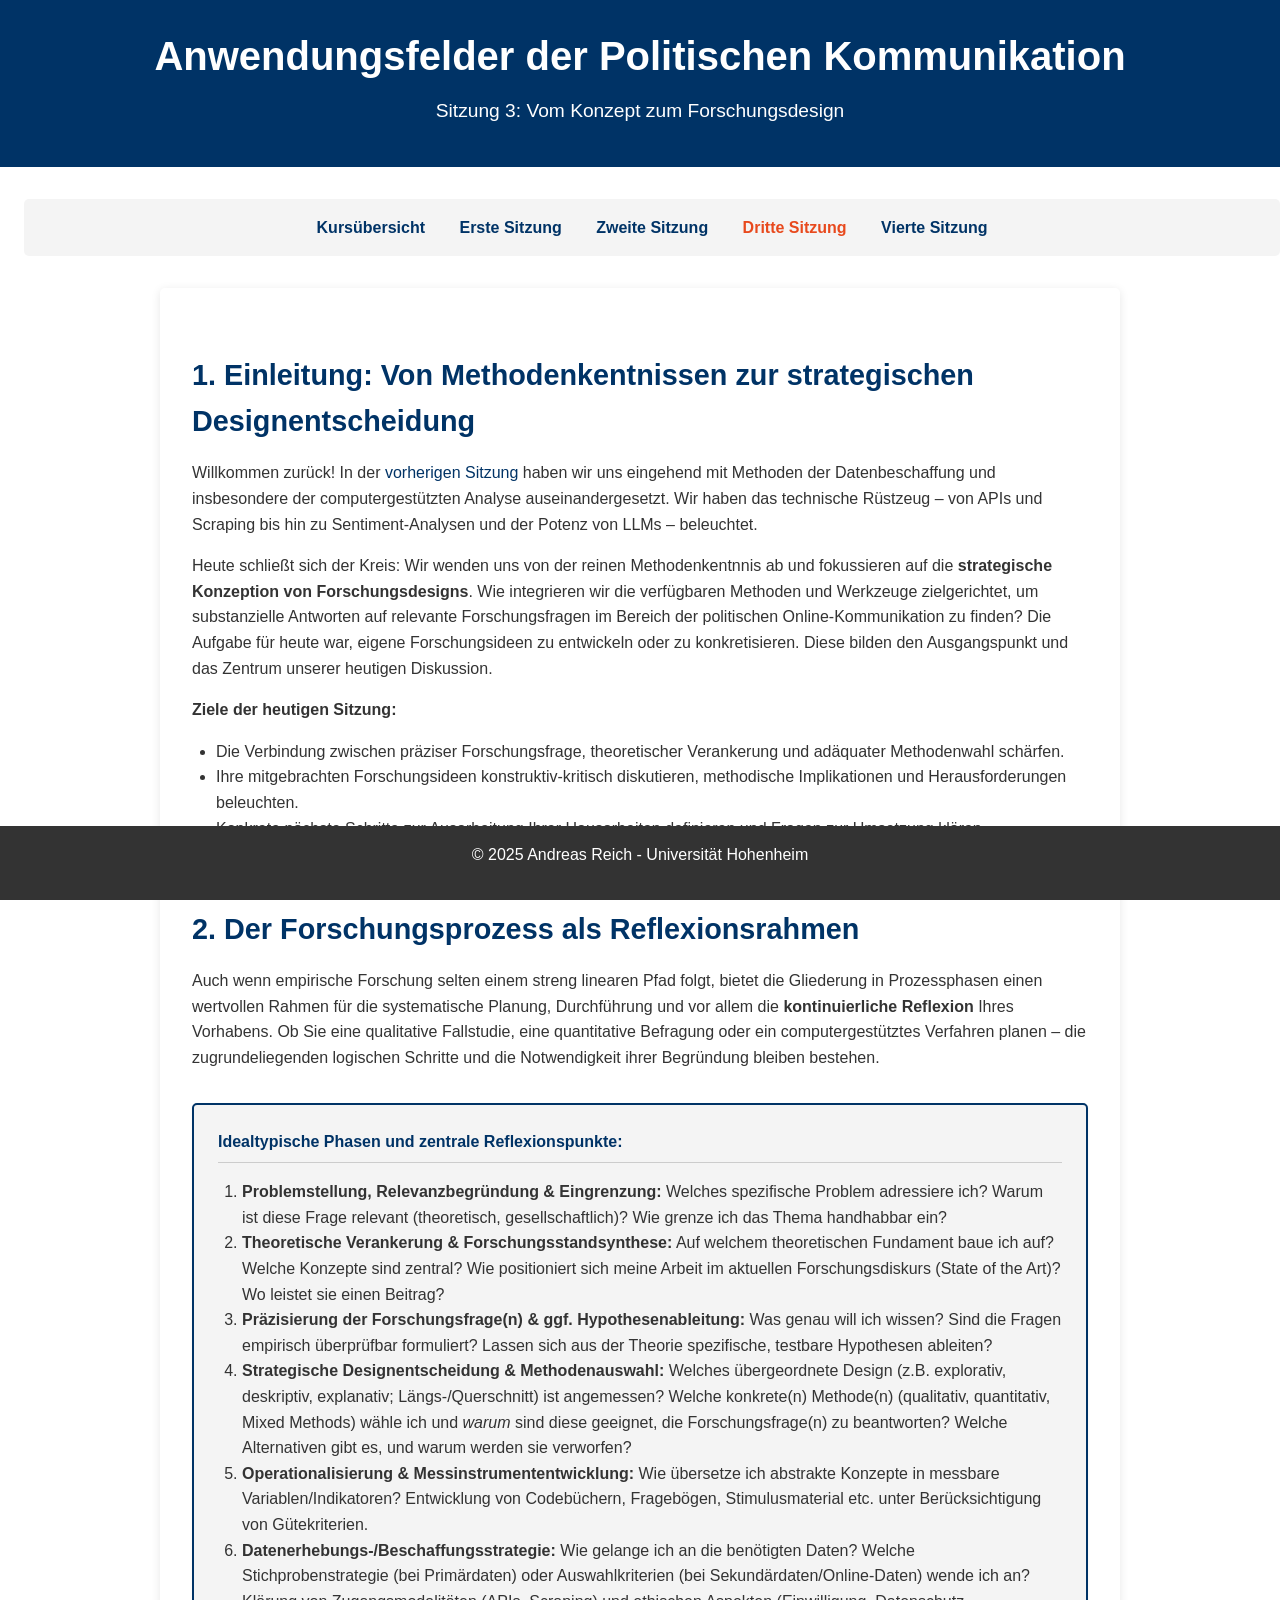
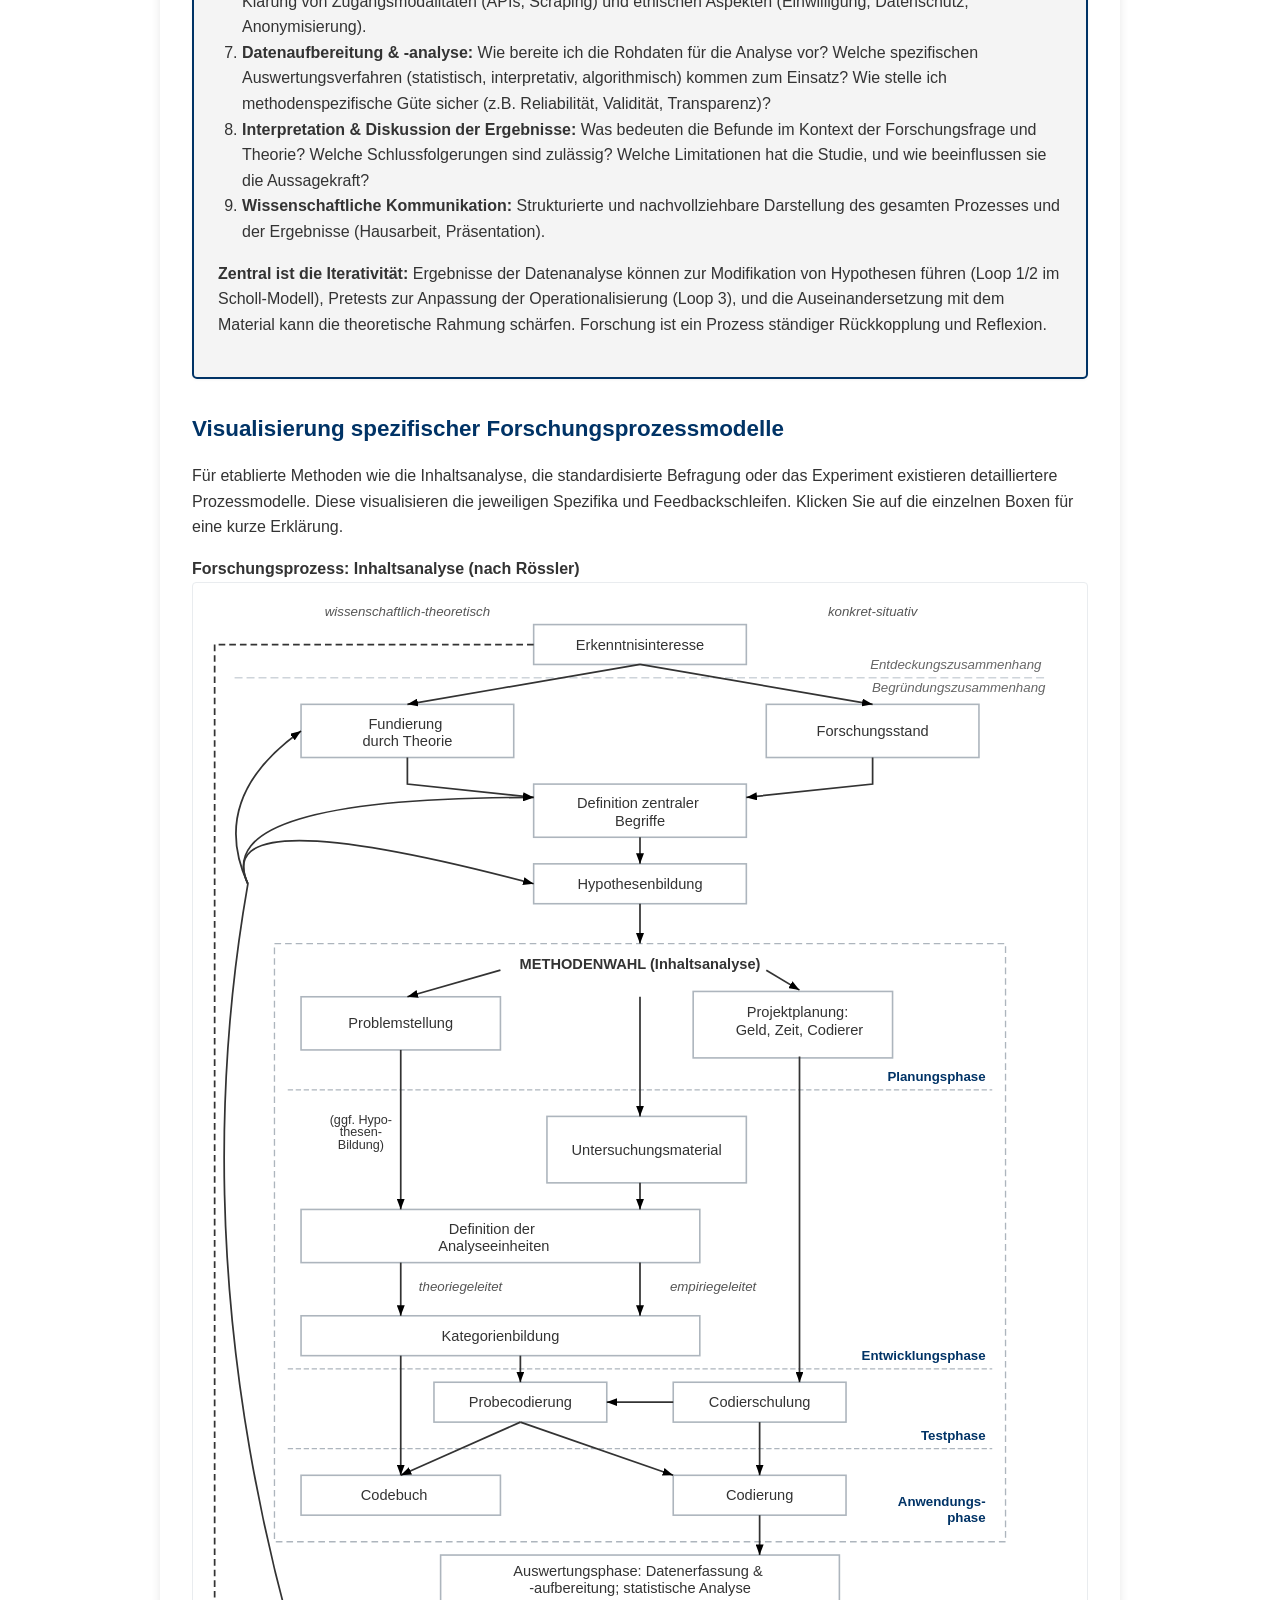
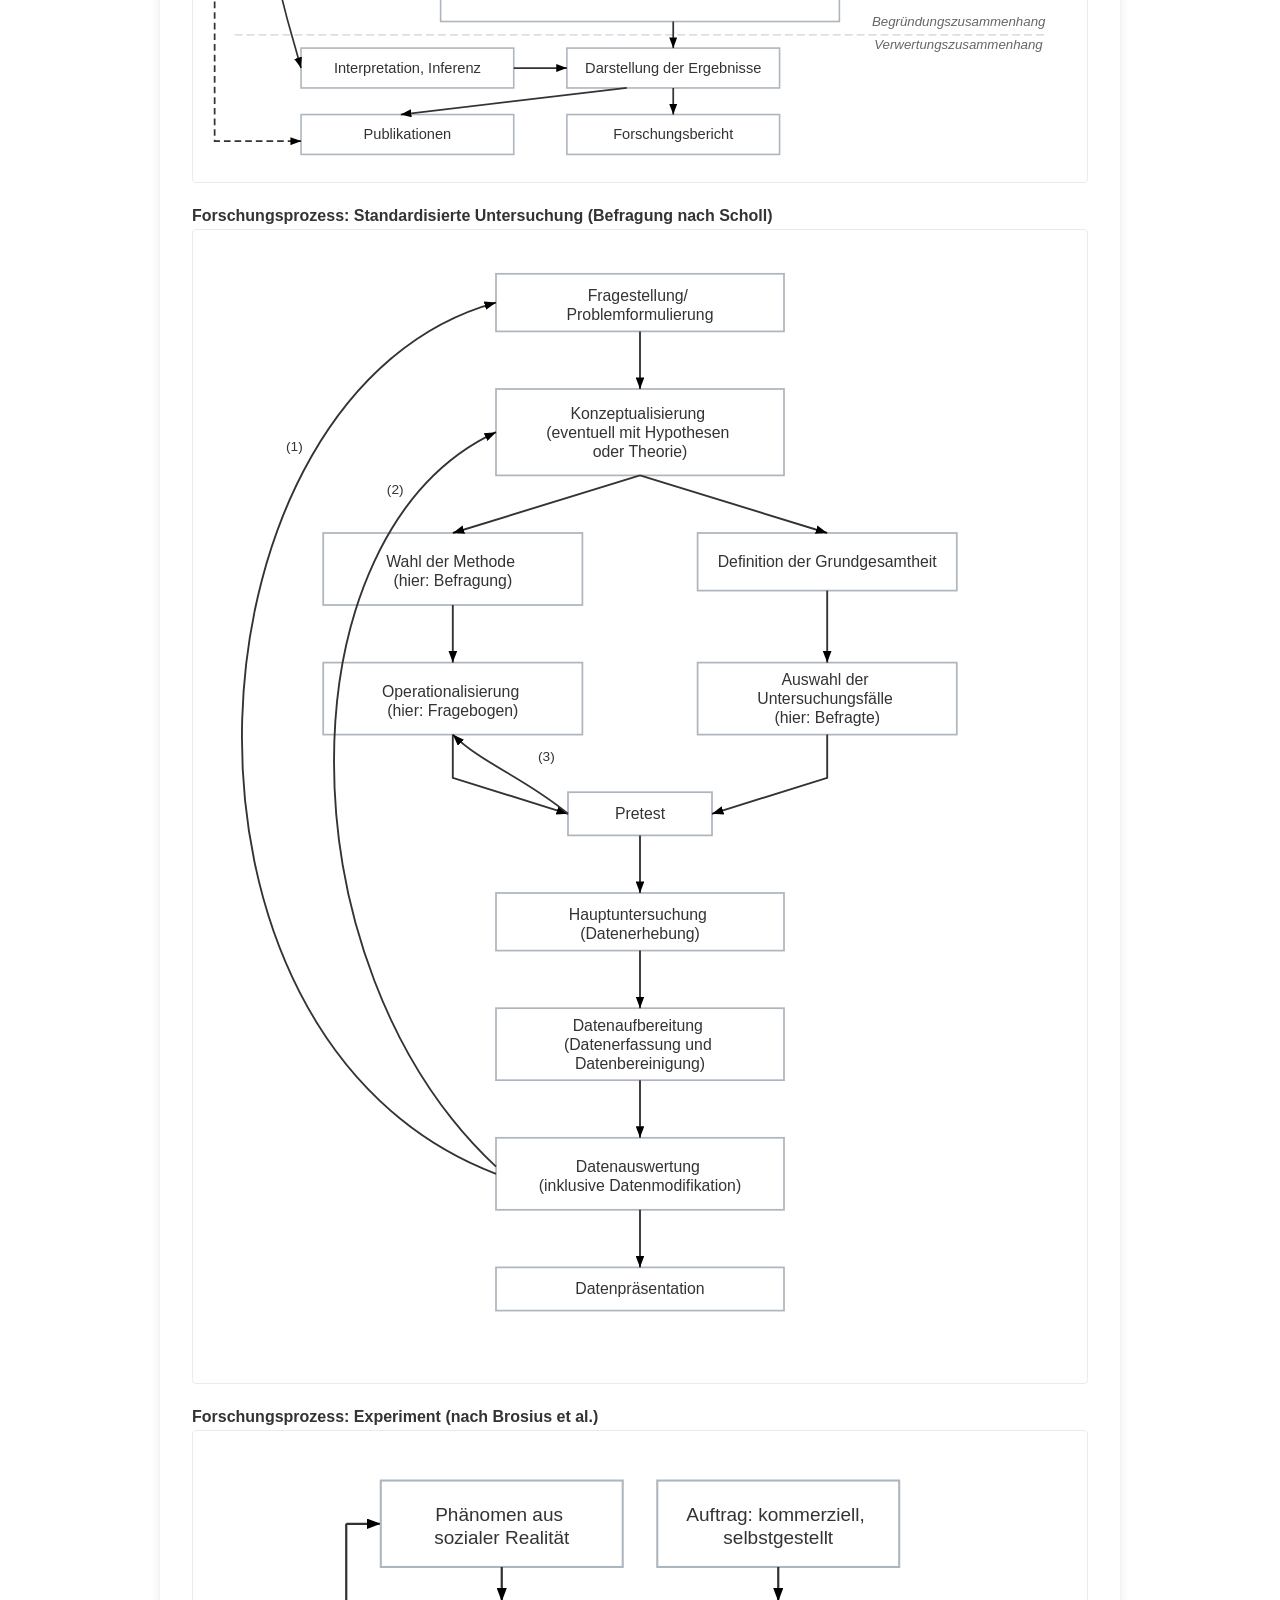
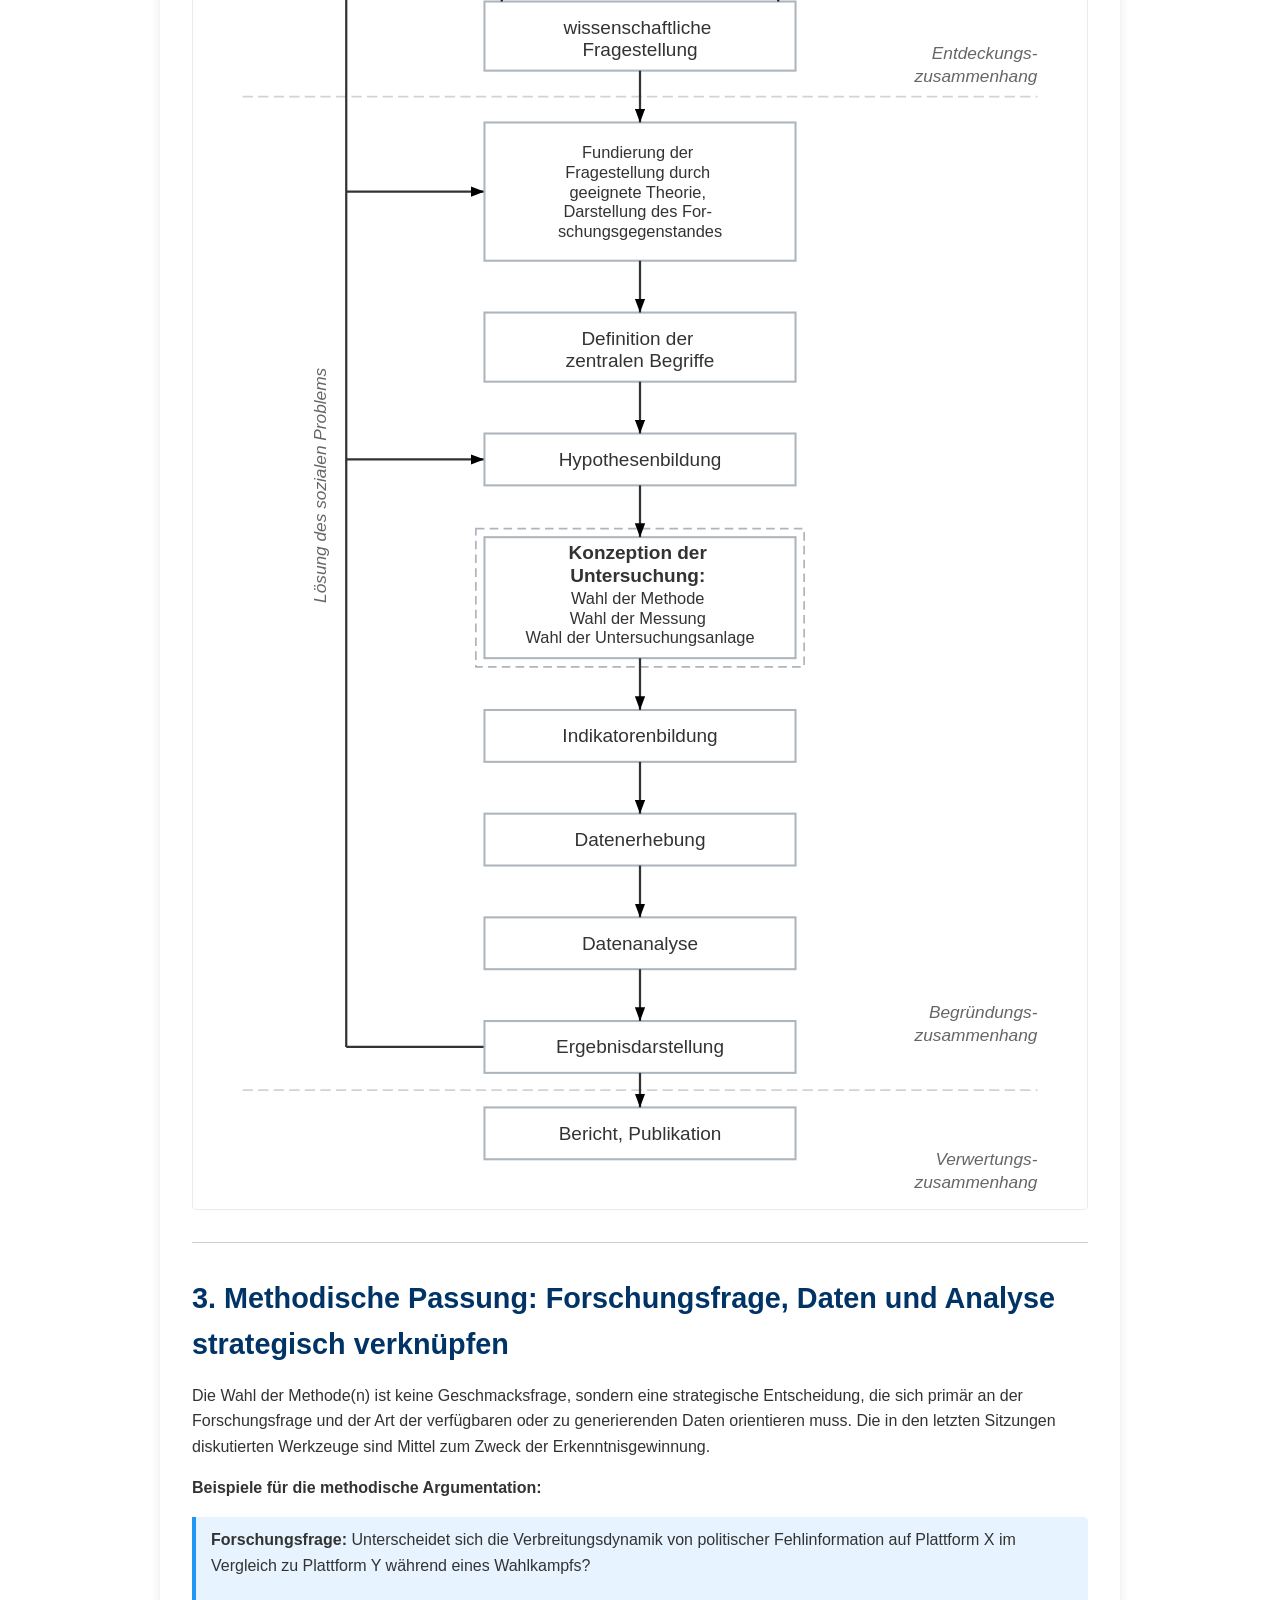
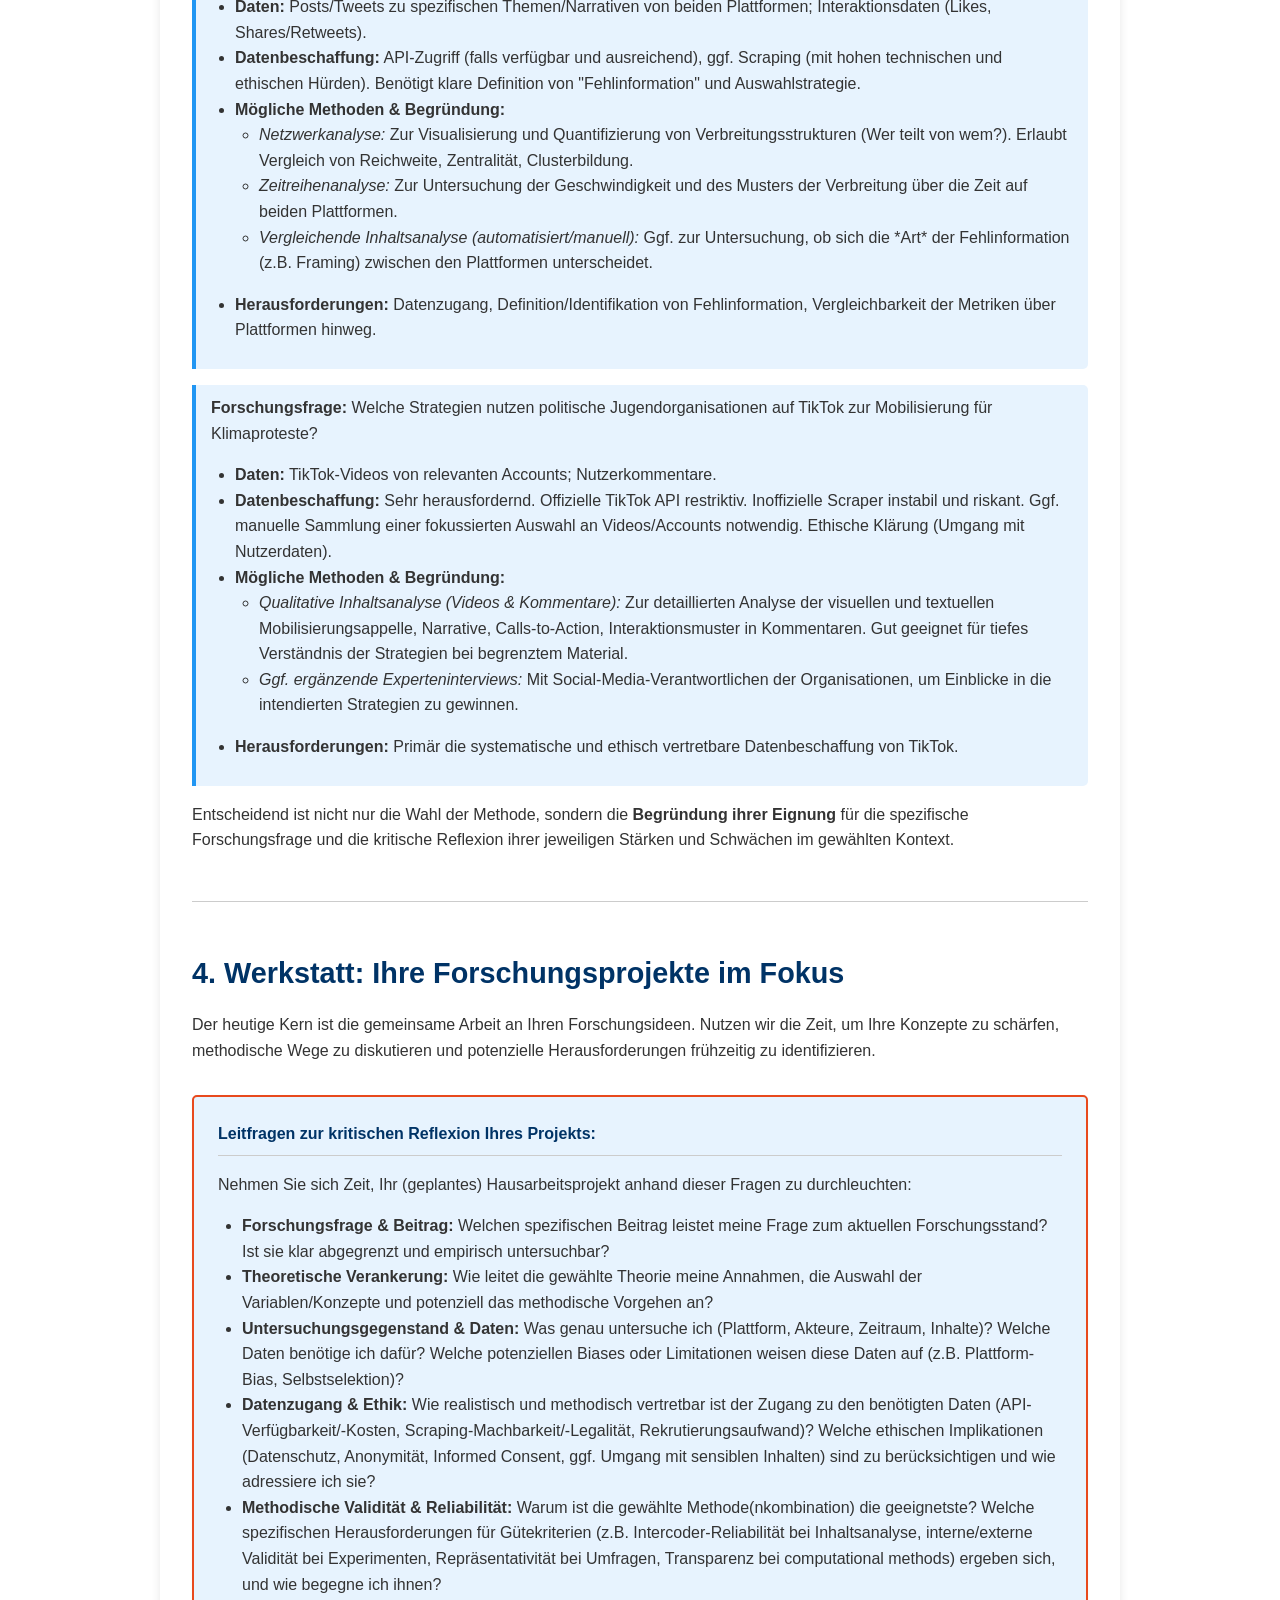
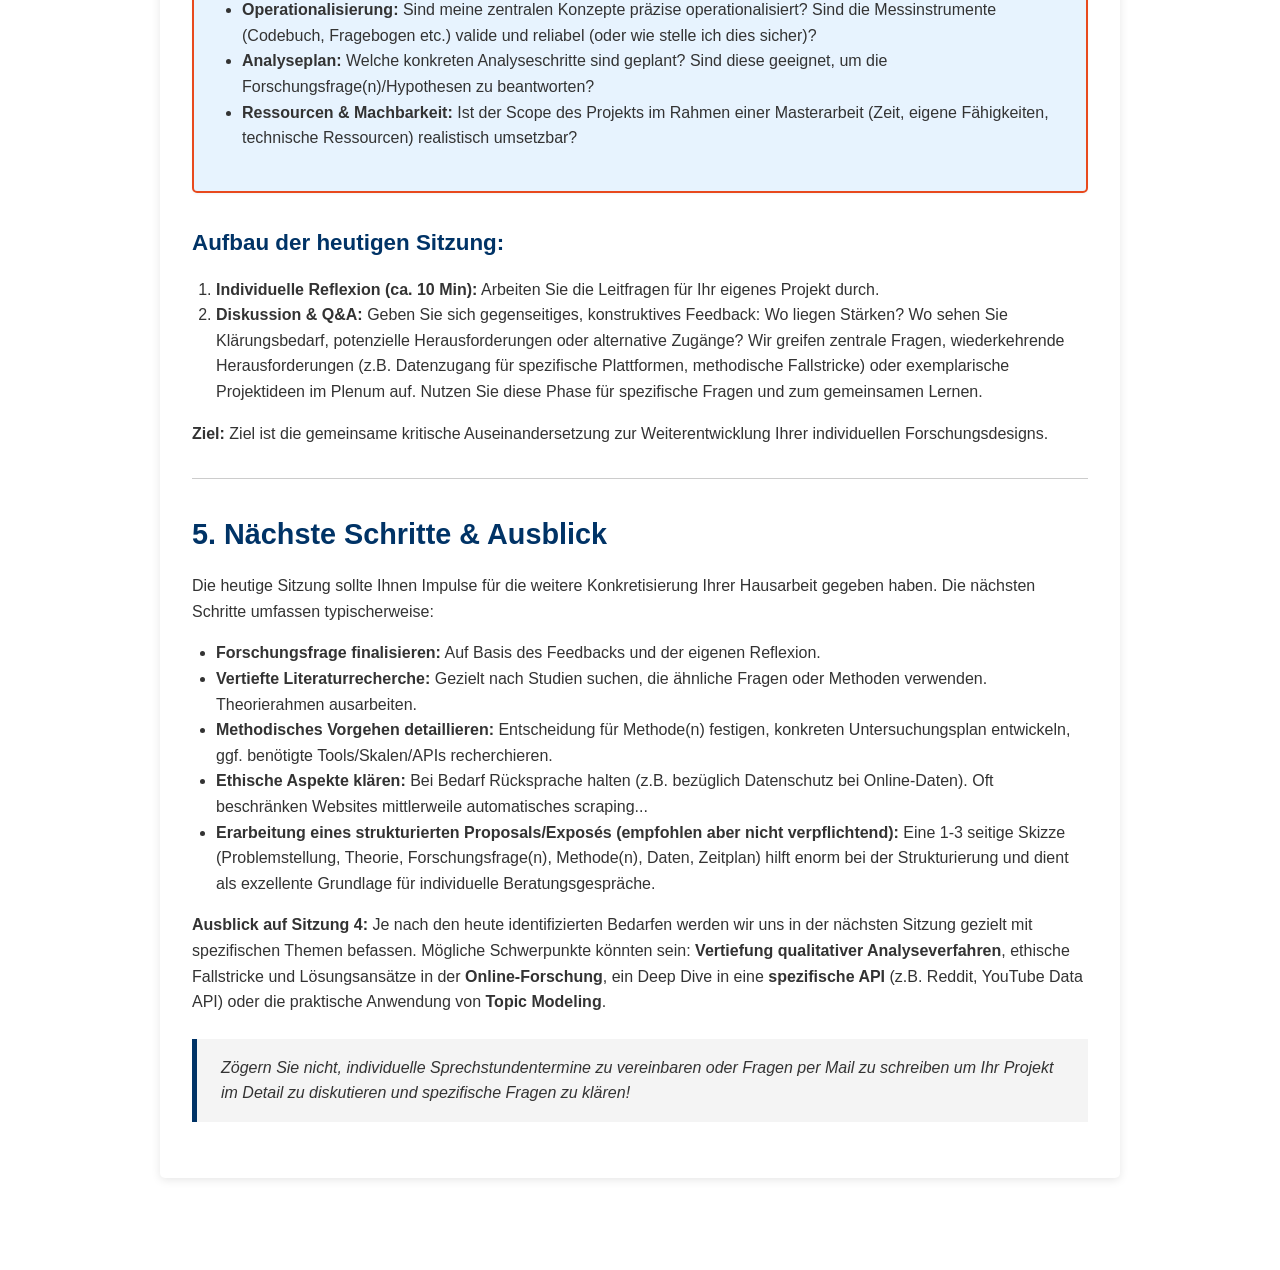
<file: session3.html>
<!DOCTYPE html>
<html lang="de">

<head>
    <meta charset="UTF-8">
    <meta name="viewport" content="width=device-width, initial-scale=1.0">
    <meta name="author" content="Andreas Reich">
    <title>Sitzung 3: Forschungsdesigns & Projektentwicklung – Politische Kommunikation SoSe 2025</title>
    <link rel="stylesheet" href="style.css">
    <style>
        /* Styles spezifisch für die SVG Prozessmodelle */
        :root {
            /* Inherit theme colors from style.css */
            --svg-text-size: 11px;
            --svg-text-size-small: 9.5px;
            --svg-text-size-label: 10px;
            --svg-box-border-color: #adb5bd; /* Default border */
            --svg-connector-color: var(--text-color); /* Use main text color for arrows */
            --svg-highlight-fill: #fffadf; /* Light yellow fill for highlight */
            --svg-tooltip-bg: rgba(0, 51, 102, 0.9); /* Darker theme blue, slightly transparent */
        }

        .process-model-svg {
            width: 100%;
            height: auto;
            margin-bottom: 20px;
            border: 1px solid #e9ecef;
            border-radius: 4px;
            padding: 15px;
            background-color: #ffffff;
            display: block;
            box-sizing: border-box;
        }

        .process-box {
            fill: var(--box-bg-color, #ffffff); /* Default white background */
            stroke: var(--svg-box-border-color);
            stroke-width: 1.2;
            cursor: pointer;
            transition: fill 0.2s ease, stroke 0.2s ease, stroke-width 0.2s ease;
        }

        .process-box.multi-part {
            stroke-dasharray: 5, 3;
            stroke-width: 1;
        }

        .process-box.dashed-border {
            stroke-dasharray: 5, 3;
            stroke-width: 1;
            fill: none;
            pointer-events: none;
        }

        .process-box:hover {
            stroke: var(--secondary-color, #f4f4f4); /* Use theme secondary or fallback */
            stroke-width: 1.5;
        }

        .process-box.highlighted {
            stroke: var(--accent-color); /* Use theme accent for highlight border */
            stroke-width: 2.5;
            fill: var(--svg-highlight-fill);
        }

        .process-text {
            font-family: var(--font-family, 'Segoe UI', Tahoma, Geneva, Verdana, sans-serif);
            font-size: var(--svg-text-size);
            fill: var(--text-color);
            text-anchor: middle;
            dominant-baseline: central;
            pointer-events: none;
        }

        .process-text tspan {
            pointer-events: none;
        }

        .process-text.small {
            font-size: var(--svg-text-size-small);
        }

        .process-text.label {
            font-size: var(--svg-text-size-label);
            font-style: italic;
            fill: #555;
        }

        .process-text.phase-label {
            font-size: var(--svg-text-size-label);
            font-weight: bold;
            fill: var(--primary-color);
            text-anchor: end;
        }

        .process-text.context-label {
            font-family: var(--font-family, 'Segoe UI', Tahoma, Geneva, Verdana, sans-serif);
            font-size: var(--svg-text-size-label);
            font-style: italic;
            fill: #666;
            text-anchor: end;
        }

        .process-text.rotated {
            font-size: var(--svg-text-size-label);
            font-style: italic;
            fill: #666;
            text-anchor: middle;
        }

        .arrow {
            stroke: var(--svg-connector-color);
            stroke-width: 1.3;
            fill: none;
        }

        .arrow-head {
            fill: var(--svg-connector-color);
            stroke: none;
        }

        .phase-line {
            stroke: var(--svg-box-border-color);
            stroke-width: 1;
            stroke-dasharray: 4, 2;
        }

        .context-separator {
            stroke: #ced4da;
            stroke-width: 1;
            stroke-dasharray: 6, 3;
        }

        /* Tooltip Styles */
        .tooltip {
            position: absolute;
            background-color: var(--svg-tooltip-bg);
            color: #ffffff;
            padding: 8px 12px;
            border-radius: 4px;
            font-size: 0.85em;
            max-width: 250px;
            text-align: center;
            z-index: 1000;
            pointer-events: none;
            opacity: 0;
            transition: opacity 0.2s ease-in-out;
            box-shadow: 0 2px 5px rgba(0, 0, 0, 0.2);
        }

        .tooltip.visible {
            opacity: 1;
        }

        .tooltip::after { /* Optional pointer */
            content: "";
            position: absolute;
            top: 100%;
            left: 50%;
            margin-left: -5px;
            border-width: 5px;
            border-style: solid;
            border-color: var(--svg-tooltip-bg) transparent transparent transparent;
        }
    </style>
</head>

<body>

    <header>
        <h1>Anwendungsfelder der Politischen Kommunikation</h1>
        <p class="subtitle">Sitzung 3: Vom Konzept zum Forschungsdesign</p>
    </header>

    <nav>
        <ul>
            <li><a href="index.html">Kursübersicht</a></li>
            <li><a href="session1.html">Erste Sitzung</a></li>
            <li><a href="session2.html">Zweite Sitzung</a></li>
            <li><a href="session3.html" class="active">Dritte Sitzung</a></li>
            <li><a href="session4.html">Vierte Sitzung</a></li>
            <!-- Hier später Links zu Session 4 etc. hinzufügen -->
        </ul>
    </nav>

    <div class="container">
        <main>
            <h2>1. Einleitung: Von Methodenkentnissen zur strategischen Designentscheidung</h2>

            <p>Willkommen zurück! In der <a href="session2.html">vorherigen Sitzung</a> haben wir uns eingehend mit
                Methoden der Datenbeschaffung und insbesondere der computergestützten Analyse auseinandergesetzt. Wir
                haben das technische Rüstzeug – von APIs und Scraping bis hin zu Sentiment-Analysen und der Potenz von
                LLMs – beleuchtet.</p>

            <p>Heute schließt sich der Kreis: Wir wenden uns von der reinen Methodenkentnnis ab und fokussieren auf die
                <strong>strategische Konzeption von Forschungsdesigns</strong>. Wie integrieren wir die verfügbaren
                Methoden und Werkzeuge zielgerichtet, um substanzielle Antworten auf relevante Forschungsfragen im
                Bereich der politischen Online-Kommunikation zu finden? Die Aufgabe für heute war, eigene
                Forschungsideen zu entwickeln oder zu konkretisieren. Diese bilden den Ausgangspunkt und das Zentrum
                unserer heutigen Diskussion.
            </p>

            <p><strong>Ziele der heutigen Sitzung:</strong></p>
            <ul>
                <li>Die Verbindung zwischen präziser Forschungsfrage, theoretischer Verankerung und adäquater
                    Methodenwahl schärfen.</li>
                <li>Ihre mitgebrachten Forschungsideen konstruktiv-kritisch diskutieren, methodische Implikationen und
                    Herausforderungen beleuchten.</li>
                <li>Konkrete nächste Schritte zur Ausarbeitung Ihrer Hausarbeiten definieren und Fragen zur Umsetzung
                    klären.</li>
            </ul>

            <hr>

            <h2>2. Der Forschungsprozess als Reflexionsrahmen</h2>

            <p>Auch wenn empirische Forschung selten einem streng linearen Pfad folgt, bietet die Gliederung in
                Prozessphasen einen wertvollen Rahmen für die systematische Planung, Durchführung und vor allem die
                <strong>kontinuierliche Reflexion</strong> Ihres Vorhabens. Ob Sie eine qualitative Fallstudie, eine
                quantitative Befragung oder ein computergestütztes Verfahren planen – die zugrundeliegenden logischen
                Schritte und die Notwendigkeit ihrer Begründung bleiben bestehen.</p>

            <div class="interactive-box" style="border-color: var(--primary-color);">
                <h4>Idealtypische Phasen und zentrale Reflexionspunkte:</h4>
                <ol>
                    <li><strong>Problemstellung, Relevanzbegründung & Eingrenzung:</strong> Welches spezifische Problem
                        adressiere ich? Warum ist diese Frage relevant (theoretisch, gesellschaftlich)? Wie grenze ich
                        das Thema handhabbar ein?</li>
                    <li><strong>Theoretische Verankerung & Forschungsstandsynthese:</strong> Auf welchem theoretischen Fundament
                        baue ich auf? Welche Konzepte sind zentral? Wie positioniert sich meine Arbeit im aktuellen
                        Forschungsdiskurs (State of the Art)? Wo leistet sie einen Beitrag?</li>
                    <li><strong>Präzisierung der Forschungsfrage(n) & ggf. Hypothesenableitung:</strong> Was genau will
                        ich wissen? Sind die Fragen empirisch überprüfbar formuliert? Lassen sich aus der Theorie
                        spezifische, testbare Hypothesen ableiten?</li>
                    <li><strong>Strategische Designentscheidung & Methodenauswahl:</strong> Welches übergeordnete Design
                        (z.B. explorativ, deskriptiv, explanativ; Längs-/Querschnitt) ist angemessen? Welche konkrete(n)
                        Methode(n) (qualitativ, quantitativ, Mixed Methods) wähle ich und <em>warum</em> sind diese
                        geeignet, die Forschungsfrage(n) zu beantworten? Welche Alternativen gibt es, und warum werden
                        sie verworfen?</li>
                    <li><strong>Operationalisierung & Messinstrumententwicklung:</strong> Wie übersetze ich abstrakte
                        Konzepte in messbare Variablen/Indikatoren? Entwicklung von Codebüchern, Fragebögen,
                        Stimulusmaterial etc. unter Berücksichtigung von Gütekriterien.</li>
                    <li><strong>Datenerhebungs-/Beschaffungsstrategie:</strong> Wie gelange ich an die benötigten Daten?
                        Welche Stichprobenstrategie (bei Primärdaten) oder Auswahlkriterien (bei Sekundärdaten/Online-Daten)
                        wende ich an? Klärung von Zugangsmodalitäten (APIs, Scraping) und ethischen Aspekten (Einwilligung,
                        Datenschutz, Anonymisierung).</li>
                    <li><strong>Datenaufbereitung & -analyse:</strong> Wie bereite ich die Rohdaten für die Analyse vor?
                        Welche spezifischen Auswertungsverfahren (statistisch, interpretativ, algorithmisch) kommen zum
                        Einsatz? Wie stelle ich methodenspezifische Güte sicher (z.B. Reliabilität, Validität,
                        Transparenz)?</li>
                    <li><strong>Interpretation & Diskussion der Ergebnisse:</strong> Was bedeuten die Befunde im
                        Kontext der Forschungsfrage und Theorie? Welche Schlussfolgerungen sind zulässig? Welche
                        Limitationen hat die Studie, und wie beeinflussen sie die Aussagekraft?</li>
                    <li><strong>Wissenschaftliche Kommunikation:</strong> Strukturierte und nachvollziehbare
                        Darstellung des gesamten Prozesses und der Ergebnisse (Hausarbeit, Präsentation).</li>
                </ol>
                <p><strong>Zentral ist die Iterativität:</strong> Ergebnisse der Datenanalyse können zur Modifikation
                    von Hypothesen führen (Loop 1/2 im Scholl-Modell), Pretests zur Anpassung der Operationalisierung
                    (Loop 3), und die Auseinandersetzung mit dem Material kann die theoretische Rahmung schärfen.
                    Forschung ist ein Prozess ständiger Rückkopplung und Reflexion.</p>
            </div>

            <h3>Visualisierung spezifischer Forschungsprozessmodelle</h3>
            <p>Für etablierte Methoden wie die Inhaltsanalyse, die standardisierte Befragung oder das Experiment
                existieren detailliertere Prozessmodelle. Diese visualisieren die jeweiligen Spezifika und
                Feedbackschleifen. Klicken Sie auf die einzelnen Boxen für eine kurze Erklärung.</p>

            <!-- Modell: Inhaltsanalyse (Rössler) -->
            <h4>Forschungsprozess: Inhaltsanalyse (nach Rössler)</h4>
            <svg class="process-model-svg" id="roessler-svg" viewBox="0 0 650 880" xmlns="http://www.w3.org/2000/svg">
                <!-- Definitions -->
                <defs>
                    <marker id="arrowhead-roessler" markerWidth="8" markerHeight="6" refX="8" refY="3" orient="auto"
                        markerUnits="userSpaceOnUse">
                        <path d="M0,0 L8,3 L0,6 Z" fill="var(--connector-color)" />
                    </marker>
                </defs>

                <!-- Context Separators -->
                <line class="context-separator" x1="20" y1="60" x2="630" y2="60" />
                <line class="context-separator" x1="20" y1="780" x2="630" y2="780" />

                <!-- Context Labels -->
                <text class="process-text context-label" x="627" y="50">Entdeckungszusammenhang</text>
                <text class="process-text context-label" x="630" y="67">Begründungszusammenhang</text>
                <!-- Adjusted Y -->
                <text class="process-text context-label" x="630" y="770">Begründungszusammenhang</text>
                <text class="process-text context-label" x="628" y="787">Verwertungszusammenhang</text>
                <!-- Adjusted Y -->

                <!-- Top Level Boxes -->
                <rect id="roessler-erkenntnisinteresse" class="process-box" x="245" y="20" width="160" height="30" />
                <text class="process-text" x="325" y="35">Erkenntnisinteresse</text>
                <text class="process-text label" x="150" y="10">wissenschaftlich-theoretisch</text>
                <text class="process-text label" x="500" y="10">konkret-situativ</text>

                <rect id="roessler-fundierung" class="process-box" x="70" y="80" width="160" height="40" />
                <text class="process-text" x="150" y="100">
                    <tspan x="150" dy="-0.5em">Fundierung</tspan>
                    <tspan x="150" dy="1.2em">durch Theorie</tspan>
                </text>

                <rect id="roessler-forschungsstand" class="process-box" x="420" y="80" width="160" height="40" />
                <text class="process-text" x="500" y="100">Forschungsstand</text>

                <rect id="roessler-begriffe" class="process-box" x="245" y="140" width="160" height="40" />
                <text class="process-text" x="325" y="160">
                    <tspan x="325" dy="-0.5em">Definition zentraler</tspan>
                    <tspan x="325" dy="1.2em">Begriffe</tspan>
                </text>

                <rect id="roessler-hypothesen" class="process-box" x="245" y="200" width="160" height="30" />
                <text class="process-text" x="325" y="215">Hypothesenbildung</text>

                <!-- Methodenwahl Container -->
                <rect class="process-box multi-part" x="50" y="260" width="550" height="450" />
                <text class="process-text" x="325" y="275" font-weight="bold">METHODENWAHL (Inhaltsanalyse)</text>

                <!-- Inner Boxes & Phase Lines -->
                <!-- Planungsphase -->
                <rect id="roessler-problemstellung" class="process-box" x="70" y="300" width="150" height="40" />
                <text class="process-text" x="145" y="320">Problemstellung</text>
                <rect id="roessler-projektplanung" class="process-box" x="365" y="296" width="150" height="50" />
                <text class="process-text" x="445" y="325">
                    <tspan x="445" dy="-1.2em">Projektplanung:</tspan>
                    <tspan x="445" dy="1.2em">Geld, Zeit, Codierer</tspan>
                </text>
                <line class="phase-line" x1="60" y1="370" x2="590" y2="370" />
                <text class="process-text phase-label" x="585" y="360">Planungsphase</text>

                <!-- Entwicklungsphase -->
                <rect id="roessler-material" class="process-box" x="255" y="390" width="150" height="50" />
                <text class="process-text" x="330" y="415">Untersuchungsmaterial</text>
                <text class="process-text small" x="115" y="400" dy="-0.8em">(ggf. Hypo-</text>
                <text class="process-text small" x="115" y="400" dy="0.2em">thesen-</text>
                <text class="process-text small" x="115" y="400" dy="1.2em">Bildung)</text>
                <rect id="roessler-analyseeinheiten" class="process-box" x="70" y="460" width="300" height="40" />
                <text class="process-text" x="150" y="480">
                    <tspan x="215" dy="-0.5em">Definition der</tspan>
                    <tspan x="215" dy="1.2em">Analyseeinheiten</tspan>
                </text>
                <line class="phase-line" x1="60" y1="580" x2="590" y2="580" />
                <text class="process-text phase-label" x="585" y="570">Entwicklungsphase</text>

                <!-- Testphase -->
                <rect id="roessler-kategorien" class="process-box" x="70" y="540" width="300" height="30" />
                <text class="process-text" x="220" y="555">Kategorienbildung</text>
                <text class="process-text label" x="190" y="518">theoriegeleitet</text>
                <text class="process-text label" x="380" y="518">empiriegeleitet</text>
                <rect id="roessler-probecodierung" class="process-box" x="170" y="590" width="130" height="30" />
                <text class="process-text" x="235" y="605">Probecodierung</text>
                <rect id="roessler-codierschulung" class="process-box" x="350" y="590" width="130" height="30" />
                <text class="process-text" x="415" y="605">Codierschulung</text>
                <line class="phase-line" x1="60" y1="640" x2="590" y2="640" />
                <text class="process-text phase-label" x="585" y="630">Testphase</text>

                <!-- Anwendungsphase -->
                <rect id="roessler-codebuch" class="process-box" x="70" y="660" width="150" height="30" />
                <text class="process-text" x="140" y="675">Codebuch</text>
                <rect id="roessler-codierung" class="process-box" x="350" y="660" width="130" height="30" />
                <text class="process-text" x="415" y="675">Codierung</text>
                <!-- No line needed here, it's the end of the Methodenwahl box -->
                <text class="process-text phase-label" x="585" y="680">Anwendungs-</text>
                <text class="process-text phase-label" x="585" y="692">phase</text>


                <!-- Bottom Level Boxes -->
                <rect id="roessler-auswertung" class="process-box" x="175" y="720" width="300" height="50" />
                <!-- Below Methodenwahl -->
                <text class="process-text" x="325" y="745">
                    <tspan x="325" dy="-1.2em">Auswertungsphase: Datenerfassung &</tspan>
                    <tspan x="325" dy="1.2em">-aufbereitung; statistische Analyse</tspan>
                </text>

                <rect id="roessler-interpretation" class="process-box" x="70" y="790" width="160" height="30" />
                <text class="process-text" x="150" y="805">Interpretation, Inferenz</text>
                <rect id="roessler-darstellung" class="process-box" x="270" y="790" width="160" height="30" />
                <text class="process-text" x="350" y="805">Darstellung der Ergebnisse</text>

                <rect id="roessler-publikation" class="process-box" x="70" y="840" width="160" height="30" />
                <text class="process-text" x="150" y="855">Publikationen</text>
                <rect id="roessler-forschungsbericht" class="process-box" x="270" y="840" width="160" height="30" />
                <text class="process-text" x="350" y="855">Forschungsbericht</text>

                <!-- Arrows -->
                <polyline class="arrow" points="220,280 150,300" marker-end="url(#arrowhead-roessler)" />
                <!-- Methodenwahl -> Problem -->
                <polyline class="arrow" points="420,280 445,295" marker-end="url(#arrowhead-roessler)" />
                <!-- Methodenwahl -> Projektplanung -->
                <polyline class="arrow" points="325,300 325,390" marker-end="url(#arrowhead-roessler)" />
                <!-- Methodenwahl -> Material. -->

                <polyline class="arrow" points="325,50 150,80" marker-end="url(#arrowhead-roessler)" />
                <!-- Erkenntnis -> Fundierung -->
                <polyline class="arrow" points="325,50 500,80" marker-end="url(#arrowhead-roessler)" />
                <!-- Erkenntnis -> Forschungsstand -->
                <polyline class="arrow" points="150,120 150,140 245,150" marker-end="url(#arrowhead-roessler)" />
                <!-- Fundierung -> Begriffe -->
                <polyline class="arrow" points="500,120 500,140 405,150" marker-end="url(#arrowhead-roessler)" />
                <!-- Forschungsstand -> Begriffe -->
                <polyline class="arrow" points="325,180 325,200" marker-end="url(#arrowhead-roessler)" />
                <!-- Begriffe -> Hypothesen -->
                <polyline class="arrow" points="325,230 325,260" marker-end="url(#arrowhead-roessler)" />
                <!-- Hypothesen -> Methodenwahl -->

                <!-- Arrows within Methodenwahl -->
                <polyline class="arrow" points="145,340 145,460" marker-end="url(#arrowhead-roessler)" />
                <!-- Problemst -> Analyseeinh -->
                <polyline class="arrow" points="445,345 445,590" marker-end="url(#arrowhead-roessler)" />
                <!-- Planung -> Codierschulung -->
                <polyline class="arrow" points="325,440 325,460" marker-end="url(#arrowhead-roessler)" />
                <!-- Material -> Analyseeinh. -->
                <polyline class="arrow" points="325,500 325,540" marker-end="url(#arrowhead-roessler)" />
                <!-- Analyseeinh -> Kategorien -->
                <polyline class="arrow" points="145,500 145,540" marker-end="url(#arrowhead-roessler)" />
                <!-- Analyseeinh -> Kategorien -->
                <polyline class="arrow" points="235,570 235,590" marker-end="url(#arrowhead-roessler)" />
                <!-- Kategorien -> Probecod. -->
                <!-- <polyline class="arrow" points="325,570 325,590 415,590" marker-end="url(#arrowhead-roessler)" /> -->
                <!-- Kategorien -> Codierschul. -->
                <polyline class="arrow" points="145,570 145,660" marker-end="url(#arrowhead-roessler)" />
                <!-- Kategorien -> Codebuch -->
                <polyline class="arrow" points="235,620 145,660" marker-end="url(#arrowhead-roessler)" />
                <!-- Probecod -> Codebuch -->
                <polyline class="arrow" points="415,620 415,660" marker-end="url(#arrowhead-roessler)" />
                <!-- Codierschul -> Codierung -->
                <polyline class="arrow" points="350,605 300,605" marker-end="url(#arrowhead-roessler)" />
                <!-- Codierschul -> Probecodierung -->
                <polyline class="arrow" points="235,620 350,660" marker-end="url(#arrowhead-roessler)" />
                <!-- Probecod -> Codierung -->

                <!-- Arrows connecting Methodenwahl to Auswertung -->
                <!-- <polyline class="arrow" points="145,690 145,720 175,730" marker-end="url(#arrowhead-roessler)" /> -->
                <!-- Codebuch -> Auswertung -->
                <polyline class="arrow" points="415,690 415,720" marker-end="url(#arrowhead-roessler)" />
                <!-- Codierung -> Auswertung -->

                <!-- Bottom Arrows -->
                <!-- <polyline class="arrow" points="255,770 150,790" marker-end="url(#arrowhead-roessler)" /> -->
                <!-- Auswertung -> Interpretation -->
                <polyline class="arrow" points="350,770 350,790" marker-end="url(#arrowhead-roessler)" />
                <!-- Auswertung -> Darstellung -->
                <polyline class="arrow" points="230,805 270,805" marker-end="url(#arrowhead-roessler)" />
                <!-- Interpretation -> Darstellung -->
                <polyline class="arrow" points="350,820 350,840" marker-end="url(#arrowhead-roessler)" />
                <!-- Darstellung -> Forschungsbericht -->
                <polyline class="arrow" points="315,820 145,840" marker-end="url(#arrowhead-roessler)" />
                <!-- Darstellung -> Publikationen -->
                <!-- <polyline class="arrow" points="150,820 270,845" marker-end="url(#arrowhead-roessler)" /> -->
                <!-- Interpretation -> Forschungsbericht -->

                <!-- Feedback Loops (Curved) -->
                <path class="arrow" d="M 30 215 Q 0 150 70 100" fill="none" marker-end="url(#arrowhead-roessler)" />
                <!-- Hypothesen -> Fundierung -->
                <path class="arrow" d="M 30 215 Q 0 150 245,150" fill="none" marker-end="url(#arrowhead-roessler)" />
                <!-- Hypothesen -> Definition -->
                <path class="arrow" d="M 30 215 Q 0 150 245,215" fill="none" marker-end="url(#arrowhead-roessler)" />
                <!-- Hypothesen -> Hypothesen -->
                <path class="arrow" d="M 30 215 Q -20 500 70 805" fill="none" marker-end="url(#arrowhead-roessler)" />
                <!-- Hypothesen -> Interpretation -->
                <!-- <path class="arrow" d="M 60 415 Q 40 300 245 215" fill="none" marker-end="url(#arrowhead-roessler)" /> -->
                <!-- Material -> Hypothesen -->

                <!-- Dashed Arrow: Erkenntnisinteresse -> Publikationen -->
                <polyline class="arrow" points="245,35 5,35 5,860 70,860" stroke-dasharray="5, 3" fill="none"
                    marker-end="url(#arrowhead-roessler)" />

            </svg>

            <!-- Modell: Standardisierte Befragung (Scholl) -->
            <h4>Forschungsprozess: Standardisierte Untersuchung (Befragung nach Scholl)</h4>
            <svg class="process-model-svg" id="scholl-svg" viewBox="0 0 600 780" xmlns="http://www.w3.org/2000/svg">
                <!-- Definitions -->
                <defs>
                    <marker id="arrowhead-scholl" markerWidth="8" markerHeight="6" refX="8" refY="3" orient="auto"
                        markerUnits="userSpaceOnUse">
                        <path d="M0,0 L8,3 L0,6 Z" fill="var(--connector-color)" />
                    </marker>
                    <!-- No start marker needed for loops 1 & 2 -->
                </defs>

                <!-- BOX POSITIONS & SIZES - Achieving Symmetry -->
                <!-- Central Axis around x=300 -->
                <!-- Box Widths (adjust as needed for text, keep symmetrical ones same) -->
                <!-- Example: Konzept/Grundg = 180, Methode/Auswahl = 180, Operation/Auswahl = 180 -->
                <!-- Standard Box Height: 40 or 50/60 for multi-line -->

                <rect id="scholl-fragestellung" class="process-box" x="200" y="20" width="200" height="40" />
                <rect id="scholl-konzeptualisierung" class="process-box" x="200" y="100" width="200" height="60" />

                <!-- Level 1 Symmetry -->
                <rect id="scholl-methode" class="process-box" x="80" y="200" width="180" height="50" />
                <rect id="scholl-grundgesamtheit" class="process-box" x="340" y="200" width="180" height="40" />
                <!-- Aligned with Methode -->

                <!-- Level 2 Symmetry -->
                <rect id="scholl-operationalisierung" class="process-box" x="80" y="290" width="180" height="50" />
                <rect id="scholl-auswahl" class="process-box" x="340" y="290" width="180" height="50" />
                <!-- Aligned with Operationalisierung -->


                <rect id="scholl-pretest" class="process-box" x="250" y="380" width="100" height="30" />
                <!-- Centered -->

                <rect id="scholl-hauptuntersuchung" class="process-box" x="200" y="450" width="200" height="40" />
                <rect id="scholl-aufbereitung" class="process-box" x="200" y="530" width="200" height="50" />
                <rect id="scholl-auswertung" class="process-box" x="200" y="620" width="200" height="50" />
                <rect id="scholl-datenpraesentation" class="process-box" x="200" y="710" width="200" height="30" />


                <!-- TEXT POSITIONS -->
                <text class="process-text" x="300" y="40">
                    <tspan x="300" dy="-0.5em">Fragestellung/</tspan>
                    <tspan x="300" dy="1.2em">Problemformulierung</tspan>
                </text>
                <text class="process-text" x="300" y="130">
                    <tspan x="300" dy="-1.2em">Konzeptualisierung</tspan>
                    <tspan x="300" dy="1.2em" class="small">(eventuell mit Hypothesen</tspan>
                    <tspan x="300" dy="1.2em" class="small">oder Theorie)</tspan>
                </text>
                <text class="process-text" x="170" y="225"> <!-- Text for Methode -->
                    <tspan x="170" dy="-0.5em">Wahl der Methode</tspan>
                    <tspan x="170" dy="1.2em" class="small">(hier: Befragung)</tspan>
                </text>
                <text class="process-text" x="430" y="220">Definition der Grundgesamtheit</text>
                <!-- Text for Grundgesamtheit -->

                <text class="process-text" x="170" y="315"> <!-- Text for Operationalisierung -->
                    <tspan x="170" dy="-0.5em">Operationalisierung</tspan>
                    <tspan x="170" dy="1.2em" class="small">(hier: Fragebogen)</tspan>
                </text>
                <text class="process-text" x="430" y="307"> <!-- Text for Auswahl -->
                    <tspan x="430" dy="-0.5em">Auswahl der</tspan>
                    <tspan x="430" dy="1.2em">Untersuchungsfälle</tspan>
                    <tspan x="430" dy="1.2em" class="small">(hier: Befragte)</tspan>
                </text>

                <text class="process-text" x="300" y="395">Pretest</text>
                <text class="process-text" x="300" y="470">
                    <tspan x="300" dy="-0.5em">Hauptuntersuchung</tspan>
                    <tspan x="300" dy="1.2em" class="small">(Datenerhebung)</tspan>
                </text>
                <text class="process-text" x="300" y="555">
                    <tspan x="300" dy="-1.2em">Datenaufbereitung</tspan>
                    <tspan x="300" dy="1.2em" class="small">(Datenerfassung und</tspan>
                    <tspan x="300" dy="1.2em" class="small">Datenbereinigung)</tspan>
                </text>
                <text class="process-text" x="300" y="645">
                    <tspan x="300" dy="-0.5em">Datenauswertung</tspan>
                    <tspan x="300" dy="1.2em" class="small">(inklusive Datenmodifikation)</tspan>
                </text>
                <text class="process-text" x="300" y="725">Datenpräsentation</text>


                <!-- ARROWS - Corrected Paths -->
                <polyline class="arrow" points="300,60 300,100" marker-end="url(#arrowhead-scholl)" />
                <!-- Frage -> Konzeptualisierung -->

                <polyline class="arrow" points="300,160 170,200" marker-end="url(#arrowhead-scholl)" />
                <!-- Konzept -> Methode -->
                <polyline class="arrow" points="300,160 430,200" marker-end="url(#arrowhead-scholl)" />
                <!-- Konzept -> Grundgesamtheit -->

                <polyline class="arrow" points="430,240 430,290" marker-end="url(#arrowhead-scholl)" />
                <!-- Grundges -> Auswahl -->
                <polyline class="arrow" points="170,250 170,290" marker-end="url(#arrowhead-scholl)" />
                <!-- Methode -> Operation. -->

                <polyline class="arrow" points="430,340 430,370 350,395" marker-end="url(#arrowhead-scholl)" />
                <!-- Auswahl -> Pretest -->
                <polyline class="arrow" points="170,340 170,370 250,395" marker-end="url(#arrowhead-scholl)" />
                <!-- Operation. -> Pretest -->

                <polyline class="arrow" points="300,410 300,450" marker-end="url(#arrowhead-scholl)" />
                <!-- Pretest -> Hauptuntersuchung -->
                <polyline class="arrow" points="300,490 300,530" marker-end="url(#arrowhead-scholl)" />
                <!-- Hauptuntersuchung -> Aufbereitung -->
                <polyline class="arrow" points="300,580 300,620" marker-end="url(#arrowhead-scholl)" />
                <!-- Aufbereitung -> Auswertung -->
                <polyline class="arrow" points="300,670 300,710" marker-end="url(#arrowhead-scholl)" />
                <!-- Auswertung -> Datenpräsentation -->


                <!-- FEEDBACK LOOPS (CURVED) - Corrected Direction & Markers -->

                <!-- Loop (1): Datenauswertung -> Fragestellung -->
                <path class="arrow" d="M 200,645 C -50,550 -20,100 200,40" stroke-width="1.5" fill="none"
                    marker-end="url(#arrowhead-scholl)" /> <!-- ONLY marker-end -->
                <text class="process-text small" x="60" y="140">(1)</text>

                <!-- Loop (2): Datenauswertung -> Konzeptualisierung -->
                <path class="arrow" d="M 200,640 C 50,500 50,200 200,130" stroke-width="1.5" fill="none"
                    marker-end="url(#arrowhead-scholl)" /> <!-- ONLY marker-end -->
                <text class="process-text small" x="130" y="170">(2)</text>

                <!-- Loop (3): Pretest -> Operationalisierung -->
                <path class="arrow" d="M 250,395 C 220,370 190,360 170,340" fill="none" stroke-width="1.5"
                    marker-end="url(#arrowhead-scholl)" /> <!-- ONLY marker-end -->
                <text class="process-text small" x="235" y="355">(3)</text>


            </svg>

            <!-- Modell: Experiment (Brosius et al.) -->
            <h4>Forschungsprozess: Experiment (nach Brosius et al.)</h4>
            <svg class="process-model-svg" id="brosius-svg" viewBox="0 0 500 780" xmlns="http://www.w3.org/2000/svg">
                <!-- Definitions -->
                <defs>
                    <marker id="arrowhead-brosius" markerWidth="8" markerHeight="6" refX="8" refY="3" orient="auto"
                        markerUnits="userSpaceOnUse">
                        <path d="M0,0 L8,3 L0,6 Z" fill="var(--connector-color)" />
                    </marker>
                    <marker id="arrowhead-brosius-start" markerWidth="8" markerHeight="6" refX="0" refY="3"
                        orient="auto" markerUnits="userSpaceOnUse">
                        <path d="M8,0 L0,3 L8,6 Z" fill="var(--connector-color)" />
                    </marker>
                </defs>

                <!-- Context Separators -->
                <line class="context-separator" x1="20" y1="145" x2="480" y2="145" />
                <line class="context-separator" x1="20" y1="720" x2="480" y2="720" />

                <!-- Context Labels -->
                <text class="process-text context-label" x="480" y="120">Entdeckungs-</text>
                <text class="process-text context-label" x="480" y="133">zusammenhang</text>
                <text class="process-text context-label" x="480" y="675">Begründungs-</text>
                <text class="process-text context-label" x="480" y="688">zusammenhang</text>
                <text class="process-text context-label" x="480" y="760">Verwertungs-</text>
                <text class="process-text context-label" x="480" y="773">zusammenhang</text>

                <!-- Side Label & Arrow -->
                <line class="arrow" x1="80" y1="45" x2="80" y2="695" stroke-width="1.5" />
                <text class="process-text rotated" x="65" y="370" transform="rotate(-90, 65, 370)">Lösung des sozialen
                    Problems</text>

                <!-- Small connector lines from vertical arrow -->
                <line class="arrow" x1="80" y1="45" x2="100" y2="45" stroke-width="1"
                    marker-end="url(#arrowhead-brosius)" /> <!-- To Phänomen -->
                <line class="arrow" x1="80" y1="200" x2="160" y2="200" stroke-width="1"
                    marker-end="url(#arrowhead-brosius)" /> <!-- To Fundierung -->
                <line class="arrow" x1="80" y1="355" x2="160" y2="355" stroke-width="1"
                    marker-end="url(#arrowhead-brosius)" /> <!-- To Hypothesenbildung -->
                <line class="arrow" x1="80" y1="695" x2="160" y2="695" stroke-width="1" />
                <!-- To Ergebnisdarstellung -->


                <!-- Boxes -->
                <rect id="brosius-phaenomen" class="process-box" x="100" y="20" width="140" height="50" />
                <text class="process-text" x="170" y="45">
                    <tspan x="170" dy="-0.5em">Phänomen aus</tspan>
                    <tspan x="170" dy="1.2em">sozialer Realität</tspan>
                </text>

                <rect id="brosius-auftrag" class="process-box" x="260" y="20" width="140" height="50" />
                <text class="process-text" x="330" y="45">
                    <tspan x="330" dy="-0.5em">Auftrag: kommerziell,</tspan>
                    <tspan x="330" dy="1.2em">selbstgestellt</tspan>
                </text>

                <rect id="brosius-fragestellung" class="process-box" x="160" y="90" width="180" height="40" />
                <text class="process-text" x="250" y="110">
                    <tspan x="250" dy="-0.5em">wissenschaftliche</tspan>
                    <tspan x="250" dy="1.2em">Fragestellung</tspan>
                </text>

                <rect id="brosius-fundierung" class="process-box" x="160" y="160" width="180" height="80" />
                <text class="process-text small" x="250" y="200">
                    <tspan x="250" dy="-2.4em">Fundierung der</tspan>
                    <tspan x="250" dy="1.2em">Fragestellung durch</tspan>
                    <tspan x="250" dy="1.2em">geeignete Theorie,</tspan>
                    <tspan x="250" dy="1.2em">Darstellung des For-</tspan> <!-- Avoided manual hyphen -->
                    <tspan x="250" dy="1.2em">schungsgegenstandes</tspan>
                </text>

                <rect id="brosius-begriffe" class="process-box" x="160" y="270" width="180" height="40" />
                <text class="process-text" x="250" y="290">
                    <tspan x="250" dy="-0.5em">Definition der</tspan>
                    <tspan x="250" dy="1.2em">zentralen Begriffe</tspan>
                </text>

                <rect id="brosius-hypothesen" class="process-box" x="160" y="340" width="180" height="30" />
                <text class="process-text" x="250" y="355">Hypothesenbildung</text>

                <!-- Konzeption Box with Dashed Border -->
                <g>
                    <rect id="brosius-konzeption" class="process-box" x="160" y="400" width="180" height="70" />
                    <text class="process-text small" x="250" y="435">
                        <tspan x="250" dy="-2.4em" style="font-size: var(--svg-text-size); font-weight:bold;">Konzeption
                            der</tspan>
                        <tspan x="250" dy="1.2em" style="font-size: var(--svg-text-size); font-weight:bold;">
                            Untersuchung:</tspan>
                        <tspan x="250" dy="1.4em">Wahl der Methode</tspan>
                        <tspan x="250" dy="1.2em">Wahl der Messung</tspan>
                        <tspan x="250" dy="1.2em">Wahl der Untersuchungsanlage</tspan>
                    </text>
                    <!-- Dashed border *around* the konzeption box -->
                    <rect class="process-box dashed-border" x="155" y="395" width="190" height="80" />
                </g>


                <rect id="brosius-indikatoren" class="process-box" x="160" y="500" width="180" height="30" />
                <text class="process-text" x="250" y="515">Indikatorenbildung</text>

                <rect id="brosius-datenerhebung" class="process-box" x="160" y="560" width="180" height="30" />
                <text class="process-text" x="250" y="575">Datenerhebung</text>

                <rect id="brosius-datenanalyse" class="process-box" x="160" y="620" width="180" height="30" />
                <text class="process-text" x="250" y="635">Datenanalyse</text>

                <rect id="brosius-ergebnisdarstellung" class="process-box" x="160" y="680" width="180" height="30" />
                <text class="process-text" x="250" y="695">Ergebnisdarstellung</text>

                <rect id="brosius-bericht" class="process-box" x="160" y="730" width="180" height="30" />
                <text class="process-text" x="250" y="745">Bericht, Publikation</text>

                <!-- Arrows -->
                <polyline class="arrow" points="170,70 170, 90" marker-end="url(#arrowhead-brosius)" />
                <!-- Phänomen -> Frage -->
                <polyline class="arrow" points="330,70 330, 90" marker-end="url(#arrowhead-brosius)" />
                <!-- Auftrag -> Frage -->
                <polyline class="arrow" points="250,130 250,160" marker-end="url(#arrowhead-brosius)" />
                <!-- Frage -> Fundierung -->
                <polyline class="arrow" points="250,240 250,270" marker-end="url(#arrowhead-brosius)" />
                <!-- Fundierung -> Begriffe -->
                <polyline class="arrow" points="250,310 250,340" marker-end="url(#arrowhead-brosius)" />
                <!-- Begriffe -> Hypothesen -->
                <polyline class="arrow" points="250,370 250,400" marker-end="url(#arrowhead-brosius)" />
                <!-- Hypothesen -> Konzeption -->
                <polyline class="arrow" points="250,470 250,500" marker-end="url(#arrowhead-brosius)" />
                <!-- Konzeption -> Indikatoren -->
                <polyline class="arrow" points="250,530 250,560" marker-end="url(#arrowhead-brosius)" />
                <!-- Indikatoren -> Datenerhebung -->
                <polyline class="arrow" points="250,590 250,620" marker-end="url(#arrowhead-brosius)" />
                <!-- Datenerhebung -> Datenanalyse -->
                <polyline class="arrow" points="250,650 250,680" marker-end="url(#arrowhead-brosius)" />
                <!-- Datenanalyse -> Ergebnisdarst. -->
                <polyline class="arrow" points="250,710 250,730" marker-end="url(#arrowhead-brosius)" />
                <!-- Ergebnisdarst. -> Bericht -->

                <!-- Feedback Loop (Curved) - Revised based on original B&W image -->
                <!-- Starts after Hypothesenbildung, goes back up to Fundierung -->
                <!-- <path class="arrow" d="M 160 360 C 120 300, 120 250, 160 200" fill="none"
                    marker-end="url(#arrowhead-brosius)" stroke-width="1.5" /> -->

            </svg>


            <hr>

            <h2>3. Methodische Passung: Forschungsfrage, Daten und Analyse strategisch verknüpfen</h2>

            <p>Die Wahl der Methode(n) ist keine Geschmacksfrage, sondern eine strategische Entscheidung, die sich
                primär an der Forschungsfrage und der Art der verfügbaren oder zu generierenden Daten orientieren muss.
                Die in den letzten Sitzungen diskutierten Werkzeuge sind Mittel zum Zweck der Erkenntnisgewinnung.</p>

            <p><strong>Beispiele für die methodische Argumentation:</strong></p>

            <div class="example">
                <p><strong>Forschungsfrage:</strong> Unterscheidet sich die Verbreitungsdynamik von politischer
                    Fehlinformation auf Plattform X im Vergleich zu Plattform Y während eines Wahlkampfs?</p>
                <ul>
                    <li><strong>Daten:</strong> Posts/Tweets zu spezifischen Themen/Narrativen von beiden Plattformen;
                        Interaktionsdaten (Likes, Shares/Retweets).</li>
                    <li><strong>Datenbeschaffung:</strong> API-Zugriff (falls verfügbar und ausreichend), ggf. Scraping
                        (mit hohen technischen und ethischen Hürden). Benötigt klare Definition von "Fehlinformation"
                        und Auswahlstrategie.</li>
                    <li><strong>Mögliche Methoden & Begründung:</strong>
                        <ul>
                            <li><em>Netzwerkanalyse:</em> Zur Visualisierung und Quantifizierung von
                                Verbreitungsstrukturen (Wer teilt von wem?). Erlaubt Vergleich von Reichweite,
                                Zentralität, Clusterbildung.</li>
                            <li><em>Zeitreihenanalyse:</em> Zur Untersuchung der Geschwindigkeit und des Musters der
                                Verbreitung über die Zeit auf beiden Plattformen.</li>
                            <li><em>Vergleichende Inhaltsanalyse (automatisiert/manuell):</em> Ggf. zur Untersuchung, ob
                                sich die *Art* der Fehlinformation (z.B. Framing) zwischen den Plattformen
                                unterscheidet.</li>
                        </ul>
                    </li>
                    <li><strong>Herausforderungen:</strong> Datenzugang, Definition/Identifikation von
                        Fehlinformation, Vergleichbarkeit der Metriken über Plattformen hinweg.</li>
                </ul>
            </div>

            <div class="example">
                <p><strong>Forschungsfrage:</strong> Welche Strategien nutzen politische Jugendorganisationen auf TikTok
                    zur Mobilisierung für Klimaproteste?</p>
                <ul>
                    <li><strong>Daten:</strong> TikTok-Videos von relevanten Accounts; Nutzerkommentare.</li>
                    <li><strong>Datenbeschaffung:</strong> Sehr herausfordernd. Offizielle TikTok API restriktiv.
                        Inoffizielle Scraper instabil und riskant. Ggf. manuelle Sammlung einer fokussierten Auswahl an
                        Videos/Accounts notwendig. Ethische Klärung (Umgang mit Nutzerdaten).</li>
                    <li><strong>Mögliche Methoden & Begründung:</strong>
                        <ul>
                            <li><em>Qualitative Inhaltsanalyse (Videos & Kommentare):</em> Zur detaillierten Analyse der
                                visuellen und textuellen Mobilisierungsappelle, Narrative, Calls-to-Action,
                                Interaktionsmuster in Kommentaren. Gut geeignet für tiefes Verständnis der Strategien
                                bei begrenztem Material.</li>
                            <li><em>Ggf. ergänzende Experteninterviews:</em> Mit Social-Media-Verantwortlichen der
                                Organisationen, um Einblicke in die intendierten Strategien zu gewinnen.</li>
                        </ul>
                    </li>
                    <li><strong>Herausforderungen:</strong> Primär die systematische und ethisch vertretbare
                        Datenbeschaffung von TikTok.</li>
                </ul>
            </div>

            <p>Entscheidend ist nicht nur die Wahl der Methode, sondern die <strong>Begründung ihrer Eignung</strong>
                für die spezifische Forschungsfrage und die kritische Reflexion ihrer jeweiligen Stärken und Schwächen
                im gewählten Kontext.</p>

            <hr style="border-width: 2px; border-color: var(--primary-color); margin: 3rem 0;">

            <h2>4. Werkstatt: Ihre Forschungsprojekte im Fokus</h2>

            <p>Der heutige Kern ist die gemeinsame Arbeit an Ihren Forschungsideen. Nutzen wir die Zeit, um Ihre
                Konzepte zu schärfen, methodische Wege zu diskutieren und potenzielle Herausforderungen frühzeitig zu
                identifizieren.</p>

            <div class="interactive-box" style="background-color: #e7f3fe;">
                <h4>Leitfragen zur kritischen Reflexion Ihres Projekts:</h4>
                <p>Nehmen Sie sich Zeit, Ihr (geplantes) Hausarbeitsprojekt anhand dieser Fragen zu durchleuchten:</p>
                <ul>
                    <li><strong>Forschungsfrage & Beitrag:</strong> Welchen spezifischen Beitrag leistet meine Frage zum
                        aktuellen Forschungsstand? Ist sie klar abgegrenzt und empirisch untersuchbar?</li>
                    <li><strong>Theoretische Verankerung:</strong> Wie leitet die gewählte Theorie meine Annahmen, die
                        Auswahl der Variablen/Konzepte und potenziell das methodische Vorgehen an?</li>
                    <li><strong>Untersuchungsgegenstand & Daten:</strong> Was genau untersuche ich (Plattform, Akteure,
                        Zeitraum, Inhalte)? Welche Daten benötige ich dafür? Welche potenziellen Biases oder
                        Limitationen weisen diese Daten auf (z.B. Plattform-Bias, Selbstselektion)?</li>
                    <li><strong>Datenzugang & Ethik:</strong> Wie realistisch und methodisch vertretbar ist der Zugang zu
                        den benötigten Daten (API-Verfügbarkeit/-Kosten, Scraping-Machbarkeit/-Legalität,
                        Rekrutierungsaufwand)? Welche ethischen Implikationen (Datenschutz, Anonymität, Informed
                        Consent, ggf. Umgang mit sensiblen Inhalten) sind zu berücksichtigen und wie adressiere ich
                        sie?</li>
                    <li><strong>Methodische Validität & Reliabilität:</strong> Warum ist die gewählte Methode(nkombination)
                        die geeignetste? Welche spezifischen Herausforderungen für Gütekriterien (z.B. Intercoder-Reliabilität
                        bei Inhaltsanalyse, interne/externe Validität bei Experimenten, Repräsentativität bei Umfragen,
                        Transparenz bei computational methods) ergeben sich, und wie begegne ich ihnen?</li>
                    <li><strong>Operationalisierung:</strong> Sind meine zentralen Konzepte präzise operationalisiert?
                        Sind die Messinstrumente (Codebuch, Fragebogen etc.) valide und reliabel (oder wie stelle ich
                        dies sicher)?</li>
                    <li><strong>Analyseplan:</strong> Welche konkreten Analyseschritte sind geplant? Sind diese
                        geeignet, um die Forschungsfrage(n)/Hypothesen zu beantworten?</li>
                    <li><strong>Ressourcen & Machbarkeit:</strong> Ist der Scope des Projekts im Rahmen einer
                        Masterarbeit (Zeit, eigene Fähigkeiten, technische Ressourcen) realistisch umsetzbar?</li>
                </ul>
            </div>

             <h3>Aufbau der heutigen Sitzung:</h3>
            <ol>
                <li><strong>Individuelle Reflexion (ca. 10 Min):</strong> Arbeiten Sie die Leitfragen für Ihr eigenes
                    Projekt durch.</li>
                <li><strong>Diskussion & Q&A:</strong> Geben Sie sich
                    gegenseitiges, konstruktives Feedback: Wo liegen Stärken? Wo sehen Sie Klärungsbedarf, potenzielle
                    Herausforderungen oder alternative Zugänge?

                    Wir greifen zentrale Fragen,
                    wiederkehrende Herausforderungen (z.B. Datenzugang für spezifische Plattformen, methodische
                    Fallstricke) oder exemplarische Projektideen im Plenum auf. Nutzen Sie diese Phase für spezifische
                    Fragen und zum gemeinsamen Lernen.</li>
            </ol>

            <p><strong>Ziel:</strong> Ziel ist die gemeinsame kritische Auseinandersetzung zur Weiterentwicklung Ihrer
                individuellen Forschungsdesigns.</p>

            <hr>

            <h2>5. Nächste Schritte & Ausblick</h2>

            <p>Die heutige Sitzung sollte Ihnen Impulse für die weitere Konkretisierung Ihrer Hausarbeit gegeben haben.
                Die nächsten Schritte umfassen typischerweise:</p>
            <ul>
                <li><strong>Forschungsfrage finalisieren:</strong> Auf Basis des Feedbacks und der eigenen Reflexion.
                </li>
                <li><strong>Vertiefte Literaturrecherche:</strong> Gezielt nach Studien suchen, die ähnliche Fragen oder
                    Methoden verwenden. Theorierahmen ausarbeiten.</li>
                <li><strong>Methodisches Vorgehen detaillieren:</strong> Entscheidung für Methode(n) festigen,
                    konkreten Untersuchungsplan entwickeln, ggf. benötigte Tools/Skalen/APIs recherchieren.</li>
                <li><strong>Ethische Aspekte klären:</strong> Bei Bedarf Rücksprache halten (z.B. bezüglich Datenschutz
                    bei Online-Daten). Oft beschränken Websites mittlerweile automatisches scraping...</li>
                <li><strong>Erarbeitung eines strukturierten Proposals/Exposés (empfohlen aber nicht verpflichtend):</strong> Eine 1-3
                    seitige Skizze (Problemstellung, Theorie, Forschungsfrage(n), Methode(n), Daten, Zeitplan) hilft
                    enorm bei der Strukturierung und dient als exzellente Grundlage für individuelle
                    Beratungsgespräche.</li>
            </ul>

            <p><strong>Ausblick auf Sitzung 4:</strong> Je nach den heute identifizierten Bedarfen werden wir uns in der
                nächsten Sitzung gezielt mit spezifischen Themen befassen. Mögliche Schwerpunkte könnten sein:
                <strong>Vertiefung qualitativer Analyseverfahren</strong>, ethische Fallstricke und Lösungsansätze in der
                <strong>Online-Forschung</strong>, ein Deep Dive in eine <strong>spezifische API</strong> (z.B. Reddit,
                YouTube Data API) oder die praktische Anwendung von <strong>Topic Modeling</strong>.</p>

            <blockquote>Zögern Sie nicht, individuelle Sprechstundentermine zu vereinbaren oder Fragen per Mail zu schreiben um Ihr Projekt im Detail zu
                diskutieren und spezifische Fragen zu klären!</blockquote>

        </main>
    </div>

    <footer>
        <p>© 2025 Andreas Reich - Universität Hohenheim</p>
    </footer>

    <!-- JavaScript für SVG Interaktivität -->
    <script>
        document.addEventListener('DOMContentLoaded', () => {
            const svgs = {
                'roessler-svg': document.getElementById('roessler-svg'),
                'scholl-svg': document.getElementById('scholl-svg'),
                'brosius-svg': document.getElementById('brosius-svg')
            };
            let currentTooltip = null;
            let activeBox = null;

            const generalExplanations = {
                // Rössler (Content Analysis)
                'roessler-erkenntnisinteresse': "Ausgangspunkt jeder Forschung. Was soll warum untersucht werden? Kann theoretisch motiviert (Wissenslücke schließen) oder praktisch (konkretes Problem lösen) sein.",
                'roessler-fundierung': "Einordnung der Fragestellung in bestehende Theorien. Welche theoretischen Konzepte sind relevant?",
                'roessler-forschungsstand': "Sichtung und Darstellung bisheriger Forschung zum Thema. Was ist bereits bekannt, wo gibt es Lücken?",
                'roessler-begriffe': "Klare Definition der zentralen Konzepte, die in der Untersuchung verwendet werden.",
                'roessler-hypothesen': "Formulierung von überprüfbaren Annahmen über Zusammenhänge, basierend auf Theorie und Forschungsstand. In der qualitativen Inhaltsanalyse oft offener formuliert oder erst im Prozess generiert.",
                'roessler-methodenwahl': "Entscheidung für die Inhaltsanalyse als Methode und Planung der spezifischen Vorgehensweise.",
                'roessler-problemstellung': "Konkretisierung der Forschungsfrage für die Inhaltsanalyse.",
                'roessler-projektplanung': "Organisation der Analyse: Ressourcen (Geld, Zeit), Personal (Codierer), Zeitplan.",
                'roessler-material': "Auswahl und Beschaffung des zu analysierenden Materials (Texte, Bilder, Videos etc.). Ggf. Anpassung/Bildung von Hypothesen basierend auf erstem Materialkontakt.",
                'roessler-analyseeinheiten': "Festlegung, was genau die Einheiten sind, die codiert werden (z.B. Artikel, Szene, Tweet, Satz).",
                'roessler-kategorien': "Entwicklung des Kategoriensystems zur Erfassung der relevanten Merkmale. Kann deduktiv (theoriegeleitet) oder induktiv (empiriegeleitet) erfolgen.",
                'roessler-probecodierung': "Test des Kategoriensystems an einem kleinen Teil des Materials, um Verständlichkeit und Anwendbarkeit zu prüfen.",
                'roessler-codierschulung': "Training der Codierer, um eine einheitliche Anwendung des Kategoriensystems sicherzustellen.",
                'roessler-codebuch': "Finale Version des Kategoriensystems mit genauen Definitionen, Beispielen und Codieranweisungen.",
                'roessler-codierung': "Systematische Anwendung des Codebuchs auf das gesamte Untersuchungsmaterial.",
                'roessler-auswertung': "Dateneingabe, -aufbereitung und statistische Analyse der codierten Daten (bei quantitativer IA) oder qualitative Interpretation (bei qualitativer IA).",
                'roessler-interpretation': "Deutung der Ergebnisse im Lichte der Forschungsfrage, Hypothesen und Theorie.",
                'roessler-darstellung': "Aufbereitung und Präsentation der Ergebnisse (Tabellen, Grafiken, Berichte).",
                'roessler-publikation': "Veröffentlichung der Ergebnisse in wissenschaftlichen Journalen, Büchern etc.",
                'roessler-forschungsbericht': "Umfassende Dokumentation des gesamten Forschungsprozesses und der Ergebnisse.",

                // Scholl (Survey)
                'scholl-fragestellung': "Die klare Formulierung des Forschungsproblems oder der Frage, die beantwortet werden soll.",
                'scholl-konzeptualisierung': "Definition der theoretischen Konzepte und ggf. Ableitung von Hypothesen oder Bezug zu einer Theorie.",
                'scholl-methode': "Auswahl der Befragung als Methode (z.B. online, telefonisch, persönlich).",
                'scholl-operationalisierung': "Übersetzung der theoretischen Konzepte in messbare Fragen (Erstellung des Fragebogens).",
                'scholl-grundgesamtheit': "Definition der Population, über die eine Aussage getroffen werden soll.",
                'scholl-auswahl': "Auswahl der Stichprobe (Teilnehmende) aus der Grundgesamtheit (z.B. Zufallsstichprobe, Quotenstichprobe).",
                'scholl-pretest': "Test des Fragebogens mit einer kleinen Gruppe, um Verständlichkeit, Länge und technische Funktion zu prüfen.",
                'scholl-hauptuntersuchung': "Durchführung der eigentlichen Befragung mit der ausgewählten Stichprobe (Datenerhebung).",
                'scholl-aufbereitung': "Eingabe der Daten in eine Datenbank, Prüfung auf Fehler und Bereinigung des Datensatzes.",
                'scholl-auswertung': "Statistische Analyse der erhobenen Daten zur Beantwortung der Forschungsfrage und Überprüfung der Hypothesen.",
                'scholl-datenpraesentation': "Darstellung und Veröffentlichung der Ergebnisse.",

                // Brosius (Experiment)
                'brosius-phaenomen': "Beobachtung eines Phänomens in der Realität oder einer Wissenslücke, die untersucht werden soll.",
                'brosius-auftrag': "Der Anlass der Forschung kann ein externer Auftrag oder eigenes wissenschaftliches Interesse sein.",
                'brosius-fragestellung': "Präzise Formulierung der wissenschaftlichen Frage, oft nach einem Ursache-Wirkungs-Zusammenhang.",
                'brosius-fundierung': "Theoretische Einbettung der Fragestellung, Begründung der Relevanz, Darstellung des Forschungsstands.",
                'brosius-begriffe': "Klare Definition aller relevanten Konstrukte und Variablen (unabhängige, abhängige, Kontrollvariablen).",
                'brosius-hypothesen': "Formulierung spezifischer, testbarer Kausalhypothesen (Wenn X, dann Y).",
                'brosius-konzeption': "Detaillierte Planung des Experiments: Wahl des Designs (z.B. Between-Subjects, Within-Subjects), Festlegung der Manipulation (UV), Wahl der Messinstrumente (AV), Wahl der Untersuchungsanlage.",
                'brosius-indikatoren': "Konkrete Messvorschriften für die abhängigen Variablen (Operationalisierung der AV).",
                'brosius-datenerhebung': "Durchführung des Experiments unter kontrollierten Bedingungen, Messung der abhängigen Variablen.",
                'brosius-datenanalyse': "Statistische Auswertung der Daten, um den Effekt der Manipulation (UV) auf die Messung (AV) zu prüfen (z.B. T-Test, ANOVA).",
                'brosius-ergebnisdarstellung': "Zusammenfassung und Visualisierung der Ergebnisse.",
                'brosius-bericht': "Verfassen eines Forschungsberichts oder einer Publikation, die den Prozess und die Ergebnisse dokumentiert."
            };

            function showTooltip(boxElement, text) {
                hideTooltip(); // Remove any existing tooltip

                const tooltip = document.createElement('div');
                tooltip.className = 'tooltip';
                tooltip.innerHTML = text;
                document.body.appendChild(tooltip);
                currentTooltip = tooltip;

                const boxRect = boxElement.getBoundingClientRect();
                const tooltipRect = tooltip.getBoundingClientRect();

                let top = boxRect.top + window.scrollY - tooltipRect.height - 10;
                let left = boxRect.left + window.scrollX + (boxRect.width / 2) - (tooltipRect.width / 2);

                if (left < 5) left = 5;
                if ((left + tooltipRect.width) > window.innerWidth - 5) {
                    left = window.innerWidth - tooltipRect.width - 5;
                }
                if (top < window.scrollY + 5) {
                    top = boxRect.bottom + window.scrollY + 10;
                    // Simple flip below, might need CSS adjustment for pointer direction
                    tooltip.style.setProperty('--tooltip-pointer-top', 'auto');
                    tooltip.style.setProperty('--tooltip-pointer-bottom', '100%');
                    tooltip.style.setProperty('--tooltip-pointer-border-color', 'transparent transparent var(--svg-tooltip-bg) transparent');
                } else {
                     // Reset potential flipped pointer styles
                    tooltip.style.removeProperty('--tooltip-pointer-top');
                    tooltip.style.removeProperty('--tooltip-pointer-bottom');
                    tooltip.style.removeProperty('--tooltip-pointer-border-color');
                }


                tooltip.style.top = `${top}px`;
                tooltip.style.left = `${left}px`;

                requestAnimationFrame(() => {
                    tooltip.classList.add('visible');
                });
            }

            function hideTooltip() {
                if (currentTooltip) {
                    currentTooltip.remove();
                    currentTooltip = null;
                }
            }

            function resetInteractionState() {
                Object.values(svgs).forEach(svg => {
                    if (svg) {
                        const highlighted = svg.querySelector('.highlighted');
                        if (highlighted) {
                            highlighted.classList.remove('highlighted');
                        }
                    }
                });
                hideTooltip();
                activeBox = null;
            }

            // Add click listeners to SVG boxes in all relevant SVGs
            Object.values(svgs).forEach(svg => {
                 if (svg) {
                    const boxes = svg.querySelectorAll('.process-box:not(.dashed-border)');
                    boxes.forEach(box => {
                         box.addEventListener('click', (event) => {
                             // Stop propagation to prevent clicks on underlying elements if necessary
                             event.stopPropagation();
                             const clickedBox = event.currentTarget; // Use currentTarget for the element the listener is attached to
                            const stepId = clickedBox.id;

                            if (stepId) {
                                 const currentlyHighlighted = svg.querySelector('.highlighted');

                                if (currentlyHighlighted === clickedBox) {
                                    clickedBox.classList.remove('highlighted');
                                    hideTooltip();
                                    activeBox = null;
                                } else {
                                    if (currentlyHighlighted) {
                                        currentlyHighlighted.classList.remove('highlighted');
                                    }
                                    clickedBox.classList.add('highlighted');
                                    activeBox = clickedBox;
                                    const description = generalExplanations[stepId] || "Keine Erklärung hinterlegt.";
                                    showTooltip(clickedBox, description);
                                }
                             }
                         });
                    });
                 }
            });

             // Clicking outside a box resets highlight and tooltip
             document.addEventListener('click', (event) => {
                // Check if the click was outside any process box within our SVGs
                let clickedInsideSVGBox = false;
                Object.values(svgs).forEach(svg => {
                    if (svg && svg.contains(event.target) && event.target.closest('.process-box:not(.dashed-border)')) {
                        clickedInsideSVGBox = true;
                    }
                 });

                if (!clickedInsideSVGBox) {
                    resetInteractionState();
                }
             }, true); // Use capture phase to potentially catch clicks earlier


            window.addEventListener('scroll', hideTooltip);
            window.addEventListener('resize', hideTooltip);

            resetInteractionState(); // Initial reset
        });
    </script>

</body>

</html>
</file>
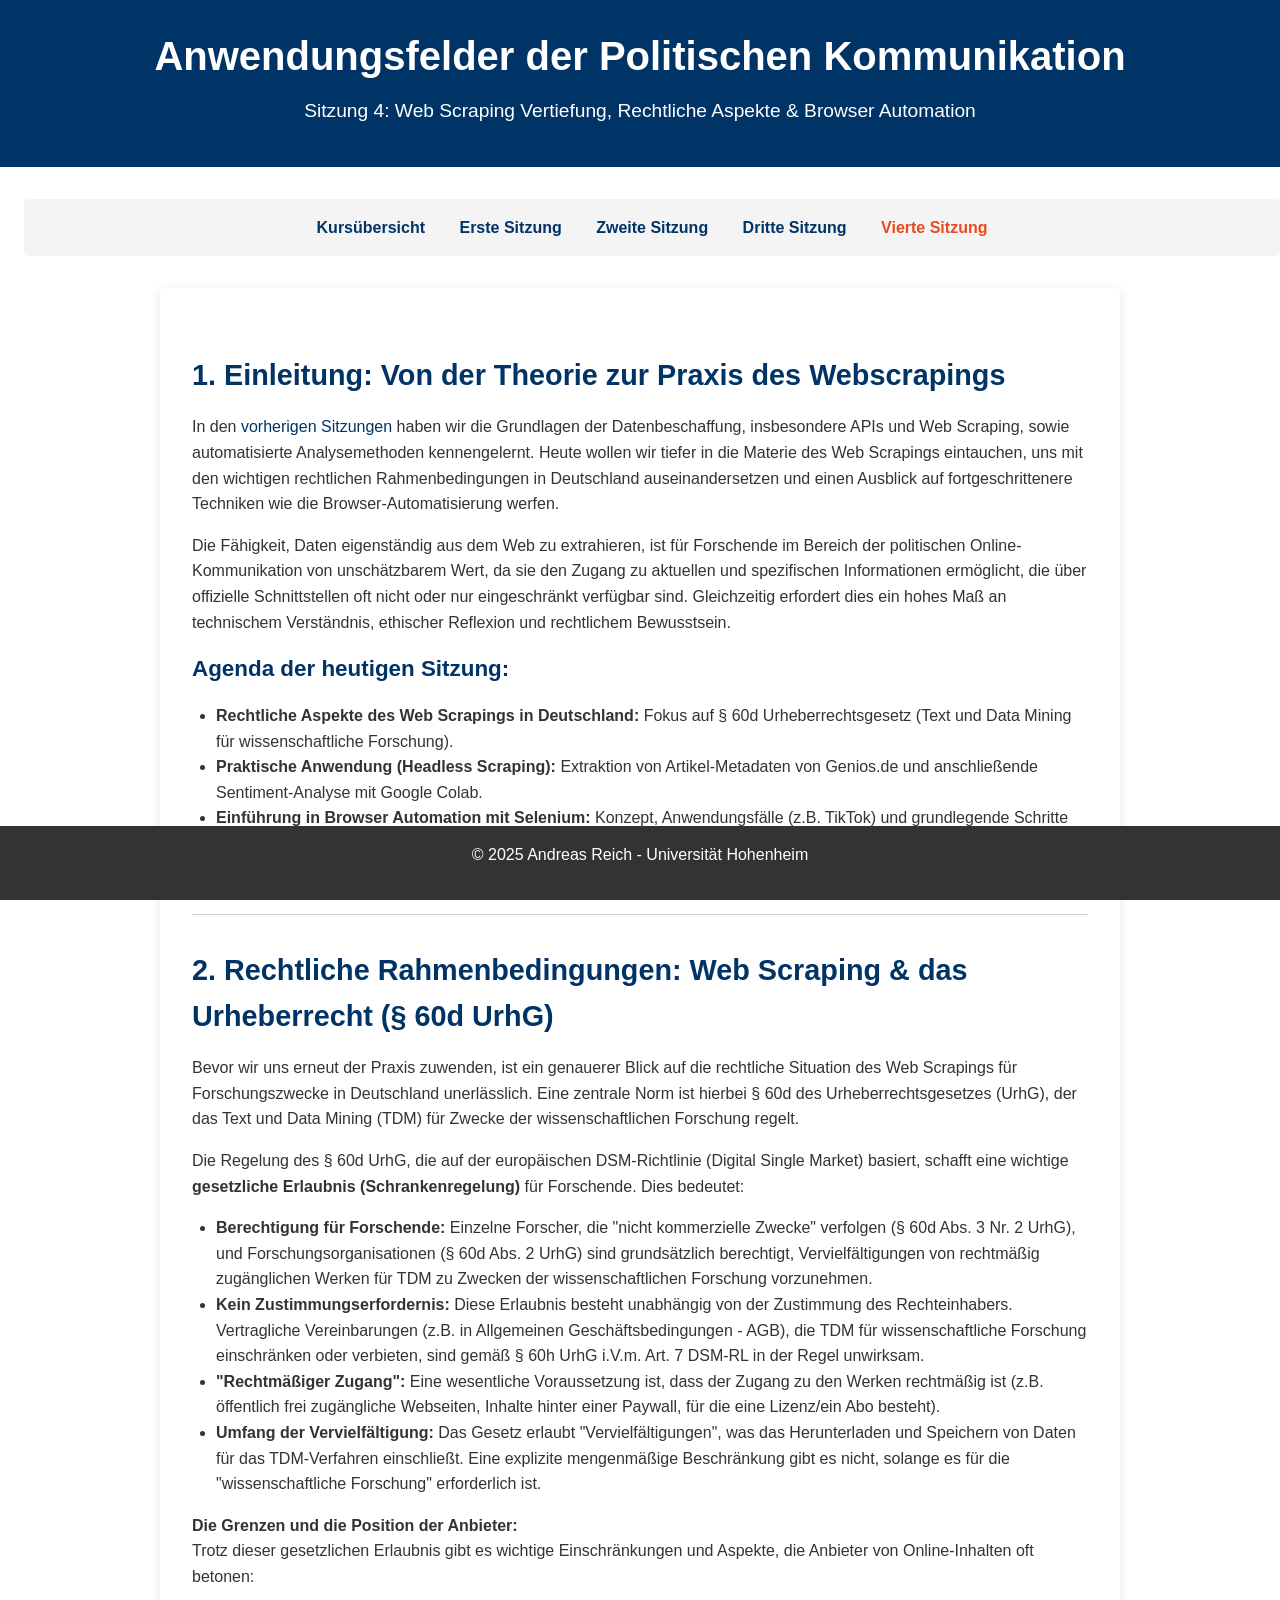
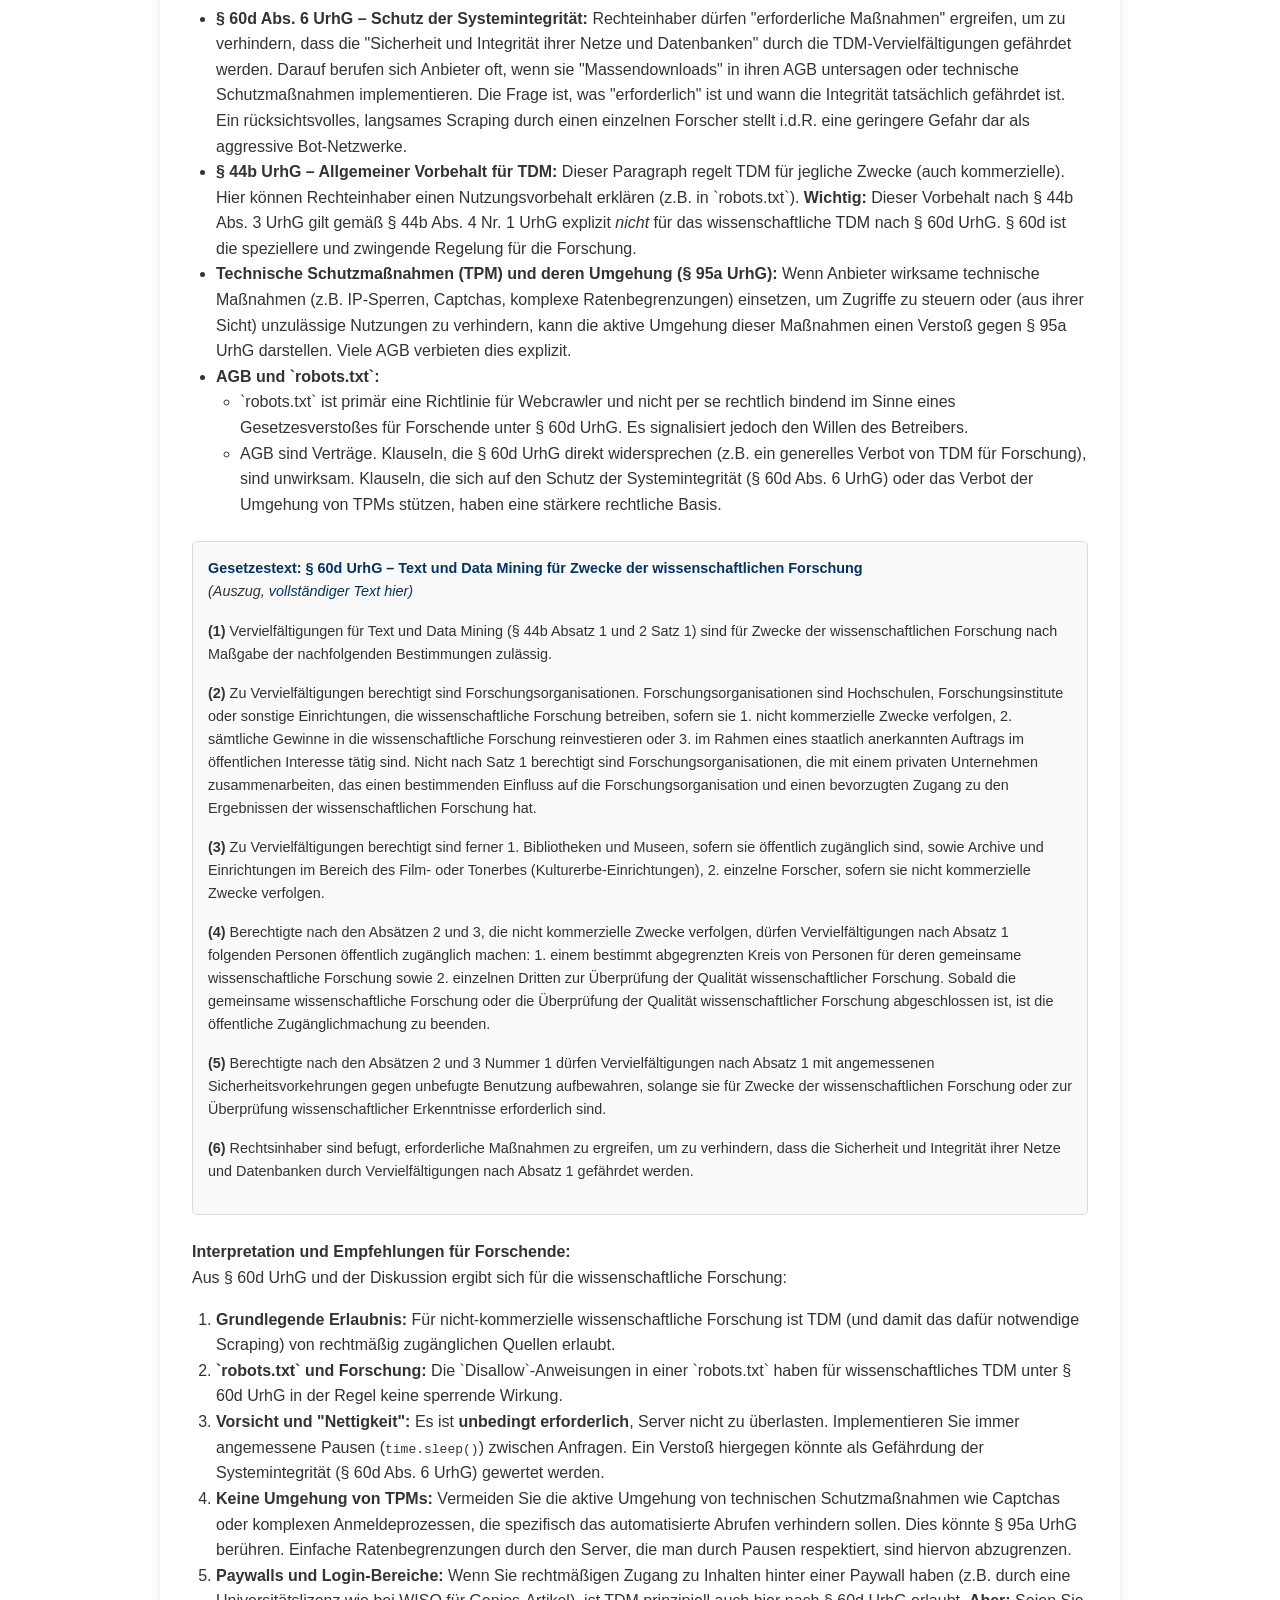
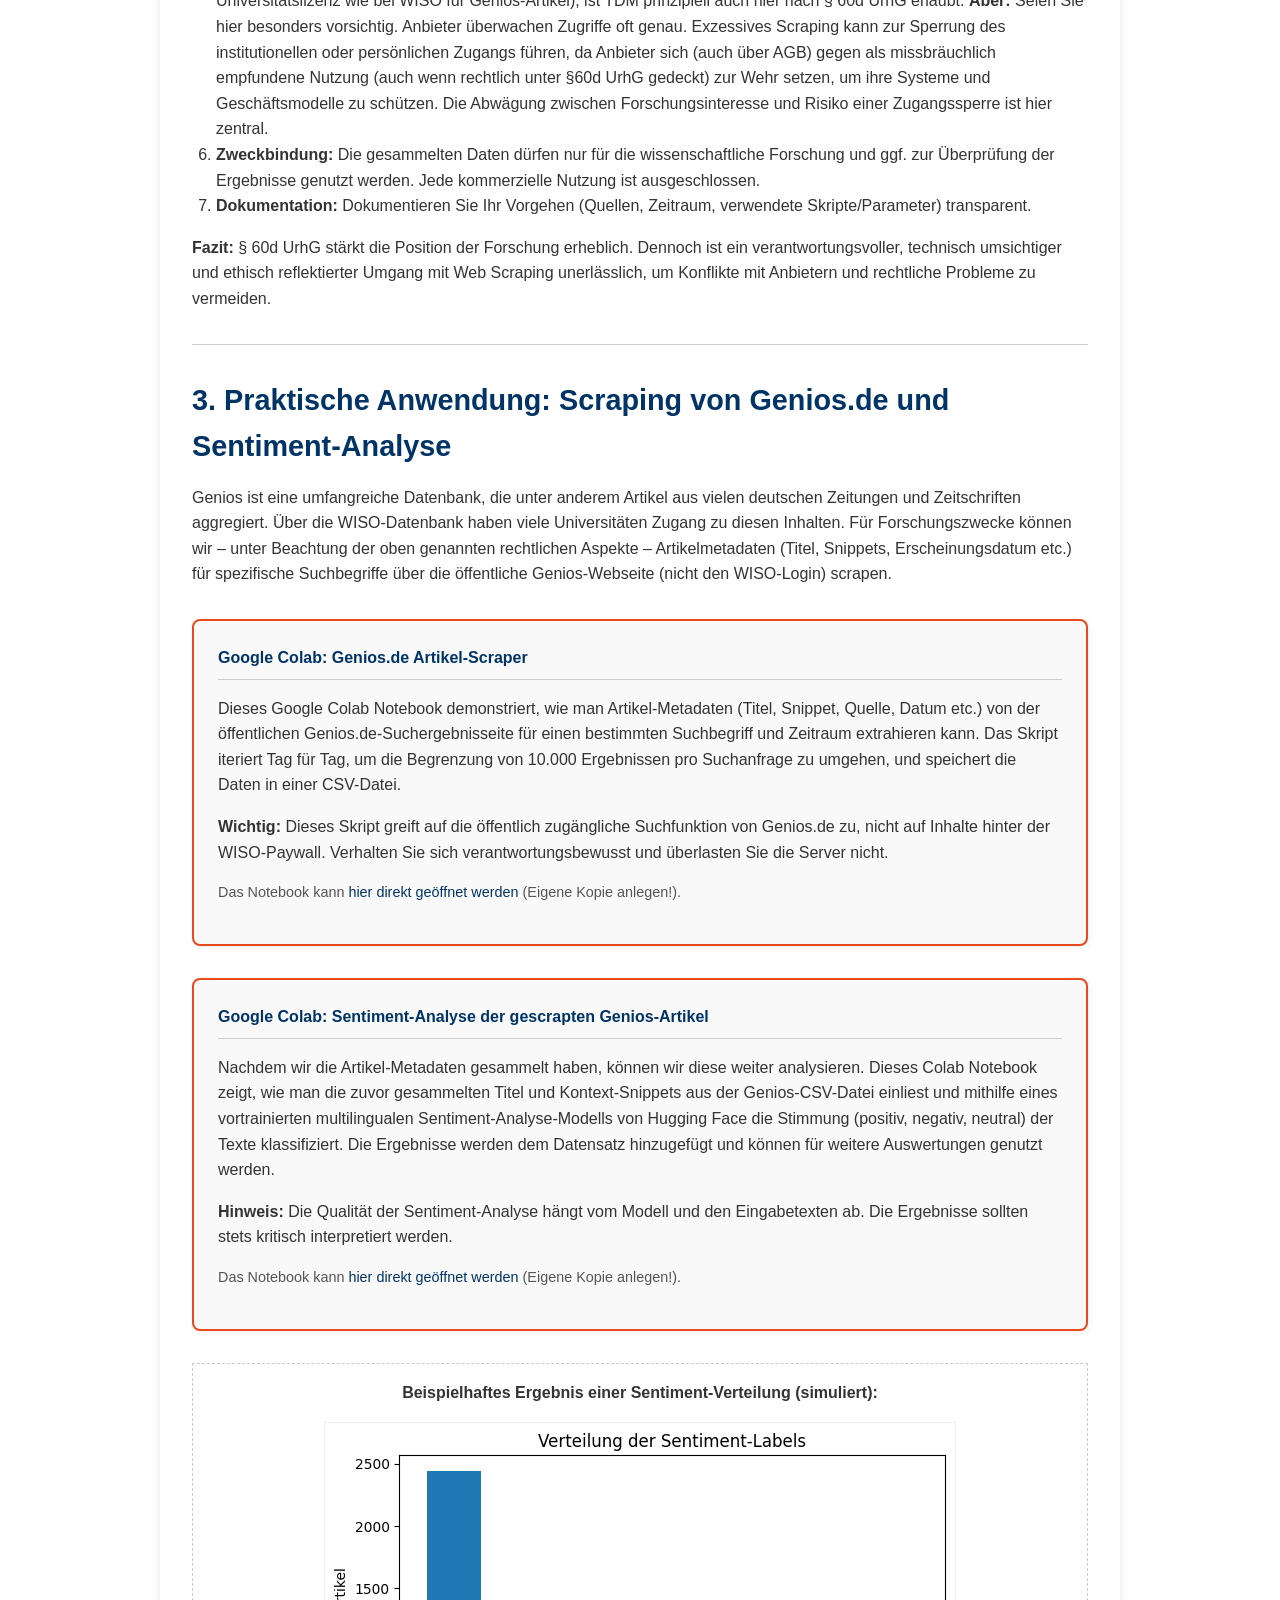
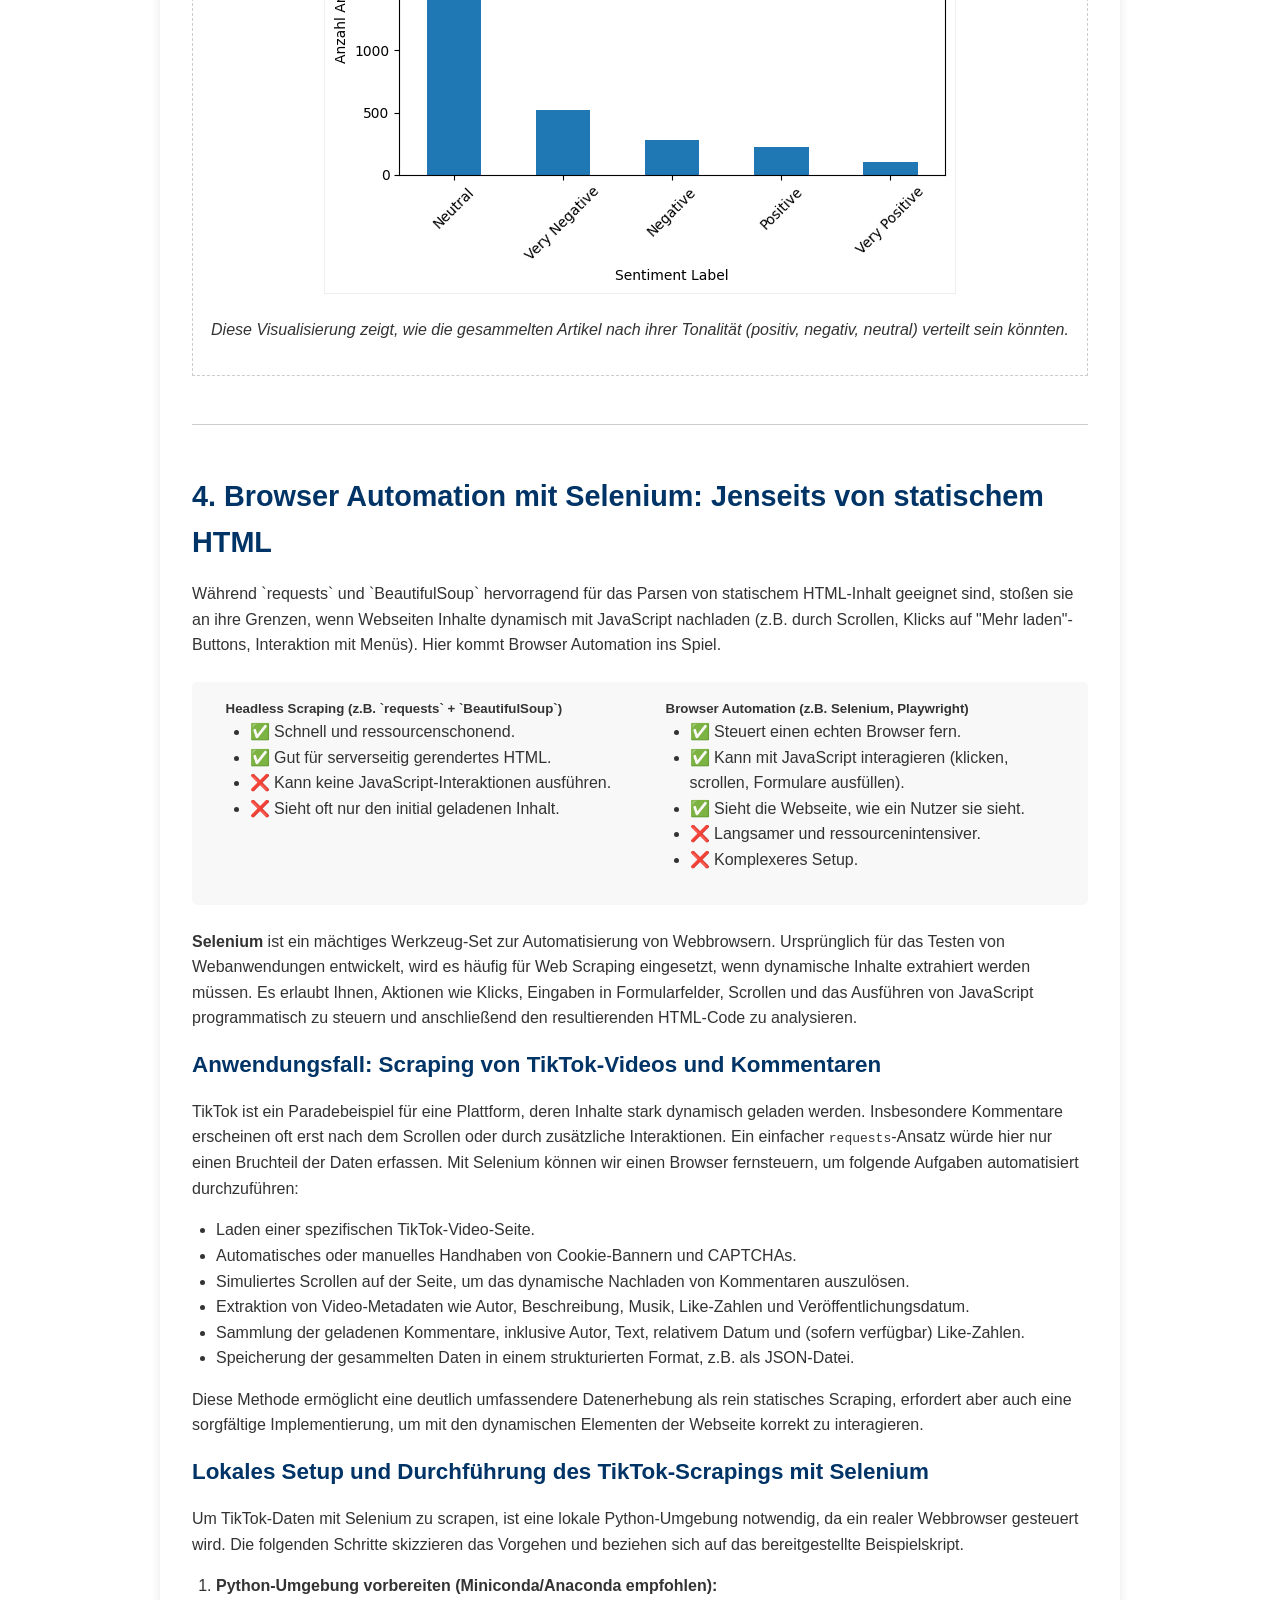
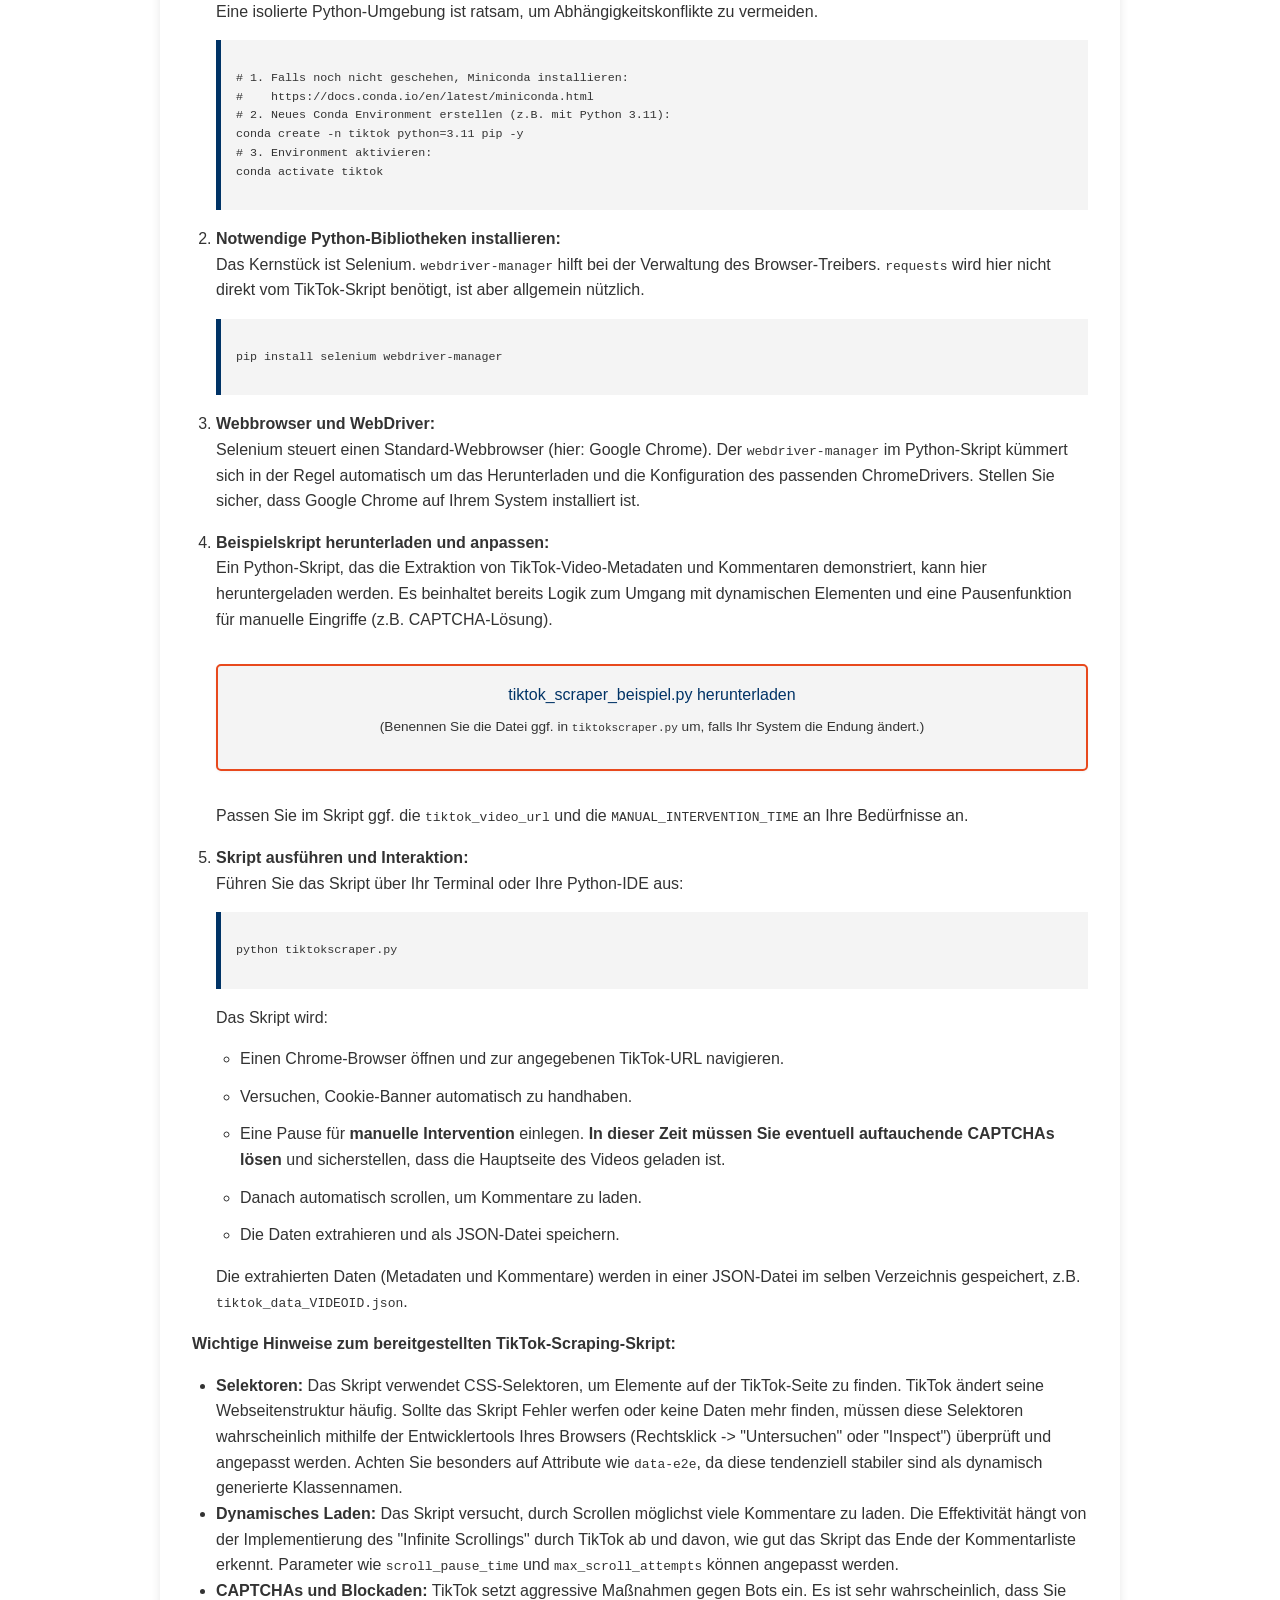
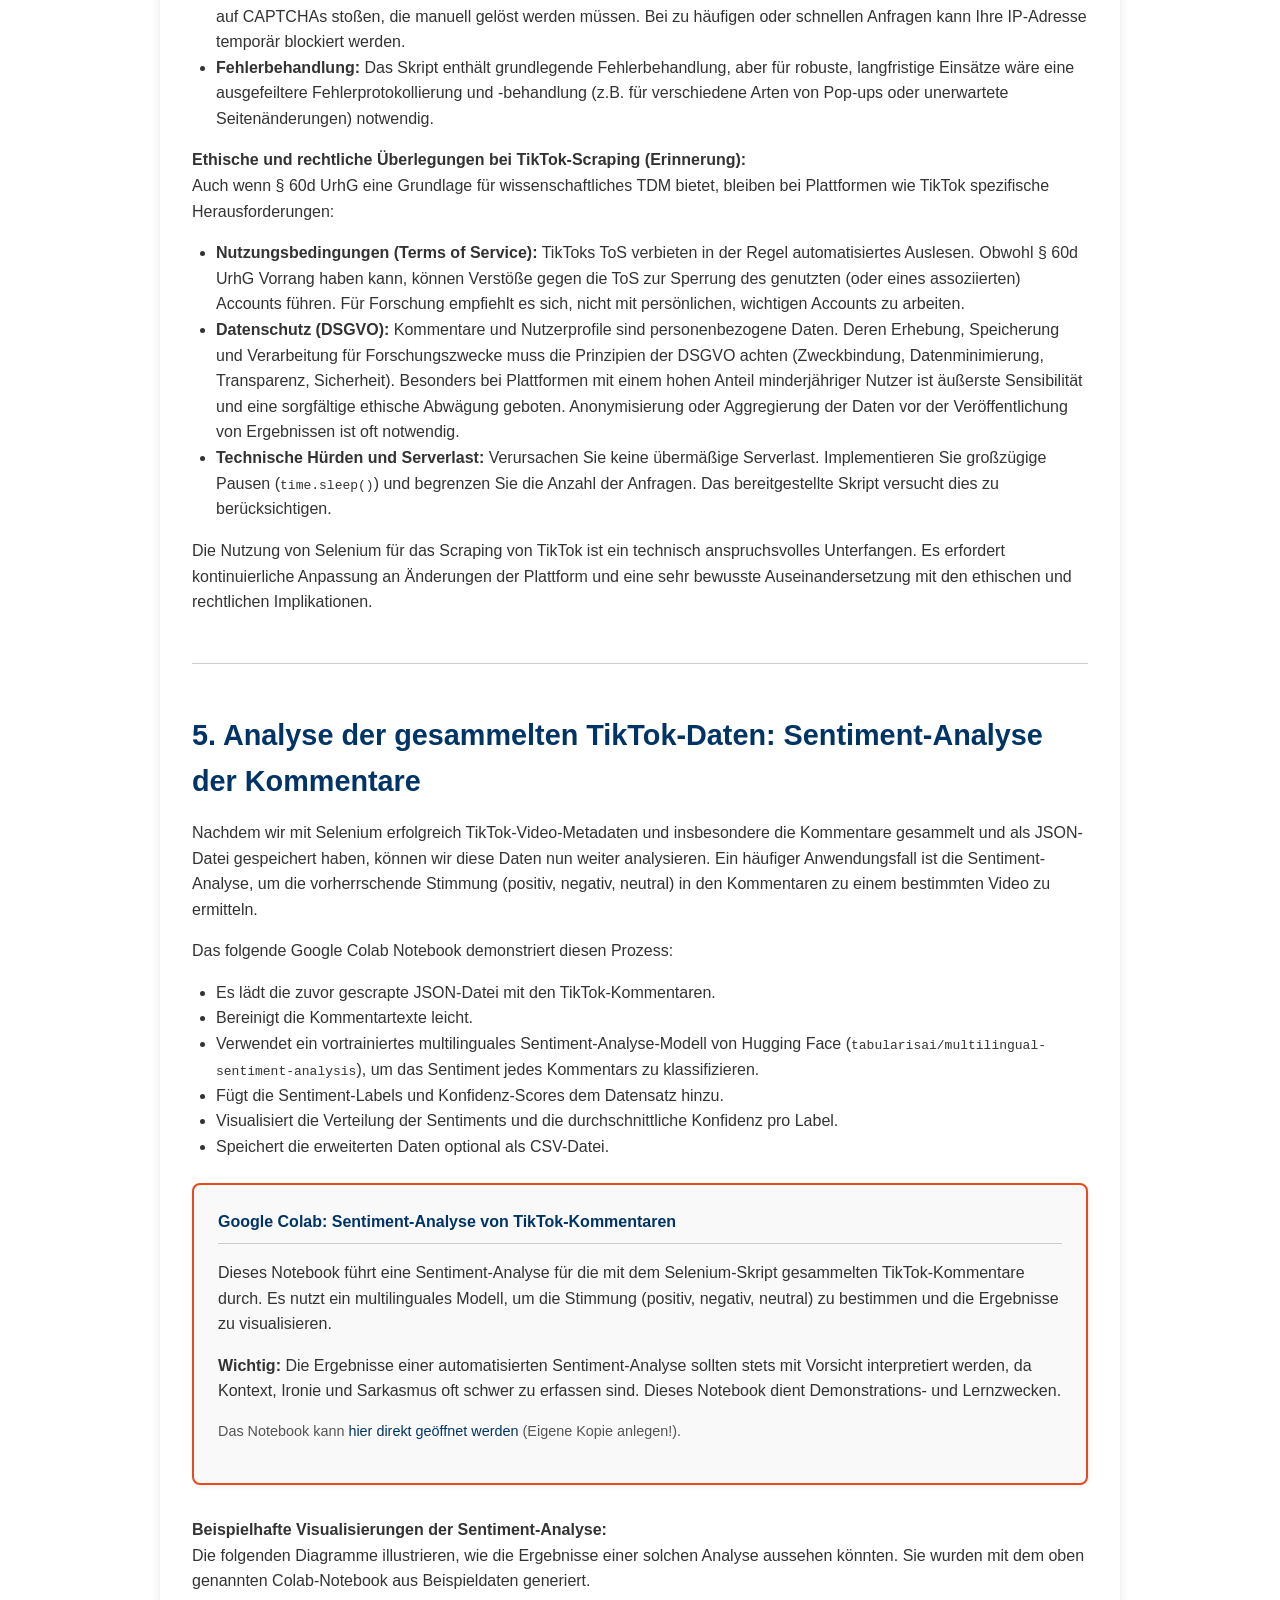
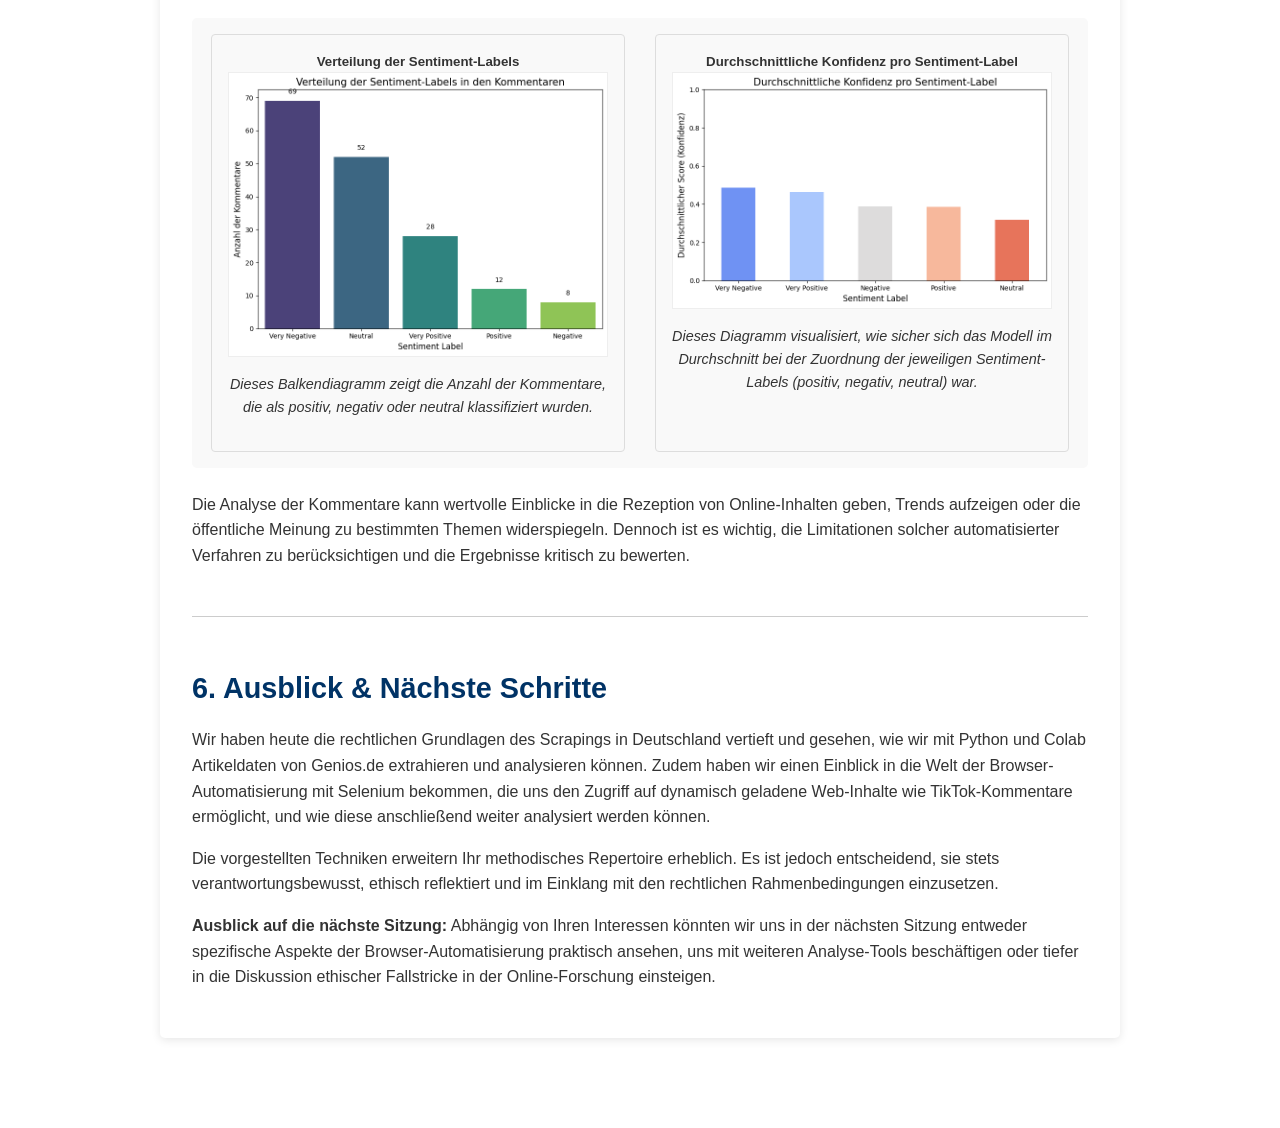
<file: session4.html>
<!DOCTYPE html>
<html lang="de">

<head>
    <meta charset="UTF-8">
    <meta name="viewport" content="width=device-width, initial-scale=1.0">
    <meta name="author" content="Andreas Reich">
    <title>Sitzung 4: Web Scraping Vertiefung & Browser Automation – Politische Kommunikation SoSe 2025</title>
    <link rel="stylesheet" href="style.css">
    <style>
        .code-block {
            background-color: #f4f4f4;
            border-left: 5px solid var(--primary-color);
            padding: 10px 15px;
            margin: 1rem 0;
            font-family: monospace;
            white-space: pre-wrap;
            word-wrap: break-word;
            font-size: 0.9em;
        }
        .law-text-box {
            background-color: #f9f9f9;
            border: 1px solid #ddd;
            padding: 15px;
            margin: 1.5rem 0;
            border-radius: 5px;
            font-size: 0.9em;
            line-height: 1.6;
        }
        .law-text-box h4 {
            margin-top: 0;
            color: var(--primary-color);
        }
        .selenium-steps li {
            margin-bottom: 0.75rem;
        }
    </style>
</head>

<body>

    <header>
        <h1>Anwendungsfelder der Politischen Kommunikation</h1>
        <p class="subtitle">Sitzung 4: Web Scraping Vertiefung, Rechtliche Aspekte & Browser Automation</p>
    </header>

    <nav>
        <ul>
            <li><a href="index.html">Kursübersicht</a></li>
            <li><a href="session1.html">Erste Sitzung</a></li>
            <li><a href="session2.html">Zweite Sitzung</a></li>
            <li><a href="session3.html">Dritte Sitzung</a></li>
            <li><a href="session4.html" class="active">Vierte Sitzung</a></li>
            <!-- Hier später Links zu weiteren Sitzungen hinzufügen -->
        </ul>
    </nav>

    <div class="container">
        <main>
            <h2>1. Einleitung: Von der Theorie zur Praxis des Webscrapings</h2>

            <p>In den <a href="session2.html">vorherigen Sitzungen</a> haben wir die Grundlagen der Datenbeschaffung, insbesondere APIs und Web Scraping, sowie automatisierte Analysemethoden kennengelernt. Heute wollen wir tiefer in die Materie des Web Scrapings eintauchen, uns mit den wichtigen rechtlichen Rahmenbedingungen in Deutschland auseinandersetzen und einen Ausblick auf fortgeschrittenere Techniken wie die Browser-Automatisierung werfen.</p>

            <p>Die Fähigkeit, Daten eigenständig aus dem Web zu extrahieren, ist für Forschende im Bereich der politischen Online-Kommunikation von unschätzbarem Wert, da sie den Zugang zu aktuellen und spezifischen Informationen ermöglicht, die über offizielle Schnittstellen oft nicht oder nur eingeschränkt verfügbar sind. Gleichzeitig erfordert dies ein hohes Maß an technischem Verständnis, ethischer Reflexion und rechtlichem Bewusstsein.</p>

            <h3>Agenda der heutigen Sitzung:</h3>
            <ul>
                <li><strong>Rechtliche Aspekte des Web Scrapings in Deutschland:</strong> Fokus auf § 60d Urheberrechtsgesetz (Text und Data Mining für wissenschaftliche Forschung).</li>
                <li><strong>Praktische Anwendung (Headless Scraping):</strong> Extraktion von Artikel-Metadaten von Genios.de und anschließende Sentiment-Analyse mit Google Colab.</li>
                <li><strong>Einführung in Browser Automation mit Selenium:</strong> Konzept, Anwendungsfälle (z.B. TikTok) und grundlegende Schritte zur lokalen Einrichtung.</li>
                <li>Diskussion von Herausforderungen und Best Practices.</li>
            </ul>

            <hr>

            <h2>2. Rechtliche Rahmenbedingungen: Web Scraping & das Urheberrecht (§ 60d UrhG)</h2>
            <p>Bevor wir uns erneut der Praxis zuwenden, ist ein genauerer Blick auf die rechtliche Situation des Web Scrapings für Forschungszwecke in Deutschland unerlässlich. Eine zentrale Norm ist hierbei § 60d des Urheberrechtsgesetzes (UrhG), der das Text und Data Mining (TDM) für Zwecke der wissenschaftlichen Forschung regelt.</p>

            <p>Die Regelung des § 60d UrhG, die auf der europäischen DSM-Richtlinie (Digital Single Market) basiert, schafft eine wichtige <strong>gesetzliche Erlaubnis (Schrankenregelung)</strong> für Forschende. Dies bedeutet:</p>
            <ul>
                <li><strong>Berechtigung für Forschende:</strong> Einzelne Forscher, die "nicht kommerzielle Zwecke" verfolgen (§ 60d Abs. 3 Nr. 2 UrhG), und Forschungsorganisationen (§ 60d Abs. 2 UrhG) sind grundsätzlich berechtigt, Vervielfältigungen von rechtmäßig zugänglichen Werken für TDM zu Zwecken der wissenschaftlichen Forschung vorzunehmen.</li>
                <li><strong>Kein Zustimmungserfordernis:</strong> Diese Erlaubnis besteht unabhängig von der Zustimmung des Rechteinhabers. Vertragliche Vereinbarungen (z.B. in Allgemeinen Geschäftsbedingungen - AGB), die TDM für wissenschaftliche Forschung einschränken oder verbieten, sind gemäß § 60h UrhG i.V.m. Art. 7 DSM-RL in der Regel unwirksam.</li>
                <li><strong>"Rechtmäßiger Zugang":</strong> Eine wesentliche Voraussetzung ist, dass der Zugang zu den Werken rechtmäßig ist (z.B. öffentlich frei zugängliche Webseiten, Inhalte hinter einer Paywall, für die eine Lizenz/ein Abo besteht).</li>
                <li><strong>Umfang der Vervielfältigung:</strong> Das Gesetz erlaubt "Vervielfältigungen", was das Herunterladen und Speichern von Daten für das TDM-Verfahren einschließt. Eine explizite mengenmäßige Beschränkung gibt es nicht, solange es für die "wissenschaftliche Forschung" erforderlich ist.</li>
            </ul>

            <h4>Die Grenzen und die Position der Anbieter:</h4>
            <p>Trotz dieser gesetzlichen Erlaubnis gibt es wichtige Einschränkungen und Aspekte, die Anbieter von Online-Inhalten oft betonen:</p>
            <ul>
                <li><strong>§ 60d Abs. 6 UrhG – Schutz der Systemintegrität:</strong> Rechteinhaber dürfen "erforderliche Maßnahmen" ergreifen, um zu verhindern, dass die "Sicherheit und Integrität ihrer Netze und Datenbanken" durch die TDM-Vervielfältigungen gefährdet werden. Darauf berufen sich Anbieter oft, wenn sie "Massendownloads" in ihren AGB untersagen oder technische Schutzmaßnahmen implementieren. Die Frage ist, was "erforderlich" ist und wann die Integrität tatsächlich gefährdet ist. Ein rücksichtsvolles, langsames Scraping durch einen einzelnen Forscher stellt i.d.R. eine geringere Gefahr dar als aggressive Bot-Netzwerke.</li>
                <li><strong>§ 44b UrhG – Allgemeiner Vorbehalt für TDM:</strong> Dieser Paragraph regelt TDM für jegliche Zwecke (auch kommerzielle). Hier können Rechteinhaber einen Nutzungsvorbehalt erklären (z.B. in `robots.txt`). <strong>Wichtig:</strong> Dieser Vorbehalt nach § 44b Abs. 3 UrhG gilt gemäß § 44b Abs. 4 Nr. 1 UrhG explizit <em>nicht</em> für das wissenschaftliche TDM nach § 60d UrhG. § 60d ist die speziellere und zwingende Regelung für die Forschung.</li>
                <li><strong>Technische Schutzmaßnahmen (TPM) und deren Umgehung (§ 95a UrhG):</strong> Wenn Anbieter wirksame technische Maßnahmen (z.B. IP-Sperren, Captchas, komplexe Ratenbegrenzungen) einsetzen, um Zugriffe zu steuern oder (aus ihrer Sicht) unzulässige Nutzungen zu verhindern, kann die aktive Umgehung dieser Maßnahmen einen Verstoß gegen § 95a UrhG darstellen. Viele AGB verbieten dies explizit.</li>
                <li><strong>AGB und `robots.txt`:</strong>
                    <ul>
                        <li>`robots.txt` ist primär eine Richtlinie für Webcrawler und nicht per se rechtlich bindend im Sinne eines Gesetzesverstoßes für Forschende unter § 60d UrhG. Es signalisiert jedoch den Willen des Betreibers.</li>
                        <li>AGB sind Verträge. Klauseln, die § 60d UrhG direkt widersprechen (z.B. ein generelles Verbot von TDM für Forschung), sind unwirksam. Klauseln, die sich auf den Schutz der Systemintegrität (§ 60d Abs. 6 UrhG) oder das Verbot der Umgehung von TPMs stützen, haben eine stärkere rechtliche Basis.</li>
                    </ul>
                </li>
            </ul>

            <div class="law-text-box">
                <h4>Gesetzestext: § 60d UrhG – Text und Data Mining für Zwecke der wissenschaftlichen Forschung</h4>
                <p><em>(Auszug, <a href="https://www.gesetze-im-internet.de/urhg/__60d.html" target="_blank" rel="noopener noreferrer">vollständiger Text hier</a>)</em></p>
                <p><strong>(1)</strong> Vervielfältigungen für Text und Data Mining (§ 44b Absatz 1 und 2 Satz 1) sind für Zwecke der wissenschaftlichen Forschung nach Maßgabe der nachfolgenden Bestimmungen zulässig.</p>
                <p><strong>(2)</strong> Zu Vervielfältigungen berechtigt sind Forschungsorganisationen. Forschungsorganisationen sind Hochschulen, Forschungsinstitute oder sonstige Einrichtungen, die wissenschaftliche Forschung betreiben, sofern sie
                    1. nicht kommerzielle Zwecke verfolgen,
                    2. sämtliche Gewinne in die wissenschaftliche Forschung reinvestieren oder
                    3. im Rahmen eines staatlich anerkannten Auftrags im öffentlichen Interesse tätig sind.
                    Nicht nach Satz 1 berechtigt sind Forschungsorganisationen, die mit einem privaten Unternehmen zusammenarbeiten, das einen bestimmenden Einfluss auf die Forschungsorganisation und einen bevorzugten Zugang zu den Ergebnissen der wissenschaftlichen Forschung hat.</p>
                <p><strong>(3)</strong> Zu Vervielfältigungen berechtigt sind ferner
                    1. Bibliotheken und Museen, sofern sie öffentlich zugänglich sind, sowie Archive und Einrichtungen im Bereich des Film- oder Tonerbes (Kulturerbe-Einrichtungen),
                    2. einzelne Forscher, sofern sie nicht kommerzielle Zwecke verfolgen.</p>
                <p><strong>(4)</strong> Berechtigte nach den Absätzen 2 und 3, die nicht kommerzielle Zwecke verfolgen, dürfen Vervielfältigungen nach Absatz 1 folgenden Personen öffentlich zugänglich machen:
                    1. einem bestimmt abgegrenzten Kreis von Personen für deren gemeinsame wissenschaftliche Forschung sowie
                    2. einzelnen Dritten zur Überprüfung der Qualität wissenschaftlicher Forschung.
                    Sobald die gemeinsame wissenschaftliche Forschung oder die Überprüfung der Qualität wissenschaftlicher Forschung abgeschlossen ist, ist die öffentliche Zugänglichmachung zu beenden.</p>
                <p><strong>(5)</strong> Berechtigte nach den Absätzen 2 und 3 Nummer 1 dürfen Vervielfältigungen nach Absatz 1 mit angemessenen Sicherheitsvorkehrungen gegen unbefugte Benutzung aufbewahren, solange sie für Zwecke der wissenschaftlichen Forschung oder zur Überprüfung wissenschaftlicher Erkenntnisse erforderlich sind.</p>
                <p><strong>(6)</strong> Rechtsinhaber sind befugt, erforderliche Maßnahmen zu ergreifen, um zu verhindern, dass die Sicherheit und Integrität ihrer Netze und Datenbanken durch Vervielfältigungen nach Absatz 1 gefährdet werden.</p>
            </div>

            <h4>Interpretation und Empfehlungen für Forschende:</h4>
            <p>Aus § 60d UrhG und der Diskussion ergibt sich für die wissenschaftliche Forschung:</p>
            <ol>
                <li><strong>Grundlegende Erlaubnis:</strong> Für nicht-kommerzielle wissenschaftliche Forschung ist TDM (und damit das dafür notwendige Scraping) von rechtmäßig zugänglichen Quellen erlaubt.</li>
                <li><strong>`robots.txt` und Forschung:</strong> Die `Disallow`-Anweisungen in einer `robots.txt` haben für wissenschaftliches TDM unter § 60d UrhG in der Regel keine sperrende Wirkung.</li>
                <li><strong>Vorsicht und "Nettigkeit":</strong> Es ist <strong>unbedingt erforderlich</strong>, Server nicht zu überlasten. Implementieren Sie immer angemessene Pausen (<code>time.sleep()</code>) zwischen Anfragen. Ein Verstoß hiergegen könnte als Gefährdung der Systemintegrität (§ 60d Abs. 6 UrhG) gewertet werden.</li>
                <li><strong>Keine Umgehung von TPMs:</strong> Vermeiden Sie die aktive Umgehung von technischen Schutzmaßnahmen wie Captchas oder komplexen Anmeldeprozessen, die spezifisch das automatisierte Abrufen verhindern sollen. Dies könnte § 95a UrhG berühren. Einfache Ratenbegrenzungen durch den Server, die man durch Pausen respektiert, sind hiervon abzugrenzen.</li>
                <li><strong>Paywalls und Login-Bereiche:</strong> Wenn Sie rechtmäßigen Zugang zu Inhalten hinter einer Paywall haben (z.B. durch eine Universitätslizenz wie bei WISO für Genios-Artikel), ist TDM prinzipiell auch hier nach § 60d UrhG erlaubt. <strong>Aber:</strong> Seien Sie hier besonders vorsichtig. Anbieter überwachen Zugriffe oft genau. Exzessives Scraping kann zur Sperrung des institutionellen oder persönlichen Zugangs führen, da Anbieter sich (auch über AGB) gegen als missbräuchlich empfundene Nutzung (auch wenn rechtlich unter §60d UrhG gedeckt) zur Wehr setzen, um ihre Systeme und Geschäftsmodelle zu schützen. Die Abwägung zwischen Forschungsinteresse und Risiko einer Zugangssperre ist hier zentral.</li>
                <li><strong>Zweckbindung:</strong> Die gesammelten Daten dürfen nur für die wissenschaftliche Forschung und ggf. zur Überprüfung der Ergebnisse genutzt werden. Jede kommerzielle Nutzung ist ausgeschlossen.</li>
                <li><strong>Dokumentation:</strong> Dokumentieren Sie Ihr Vorgehen (Quellen, Zeitraum, verwendete Skripte/Parameter) transparent.</li>
            </ol>
            <p><strong>Fazit:</strong> § 60d UrhG stärkt die Position der Forschung erheblich. Dennoch ist ein verantwortungsvoller, technisch umsichtiger und ethisch reflektierter Umgang mit Web Scraping unerlässlich, um Konflikte mit Anbietern und rechtliche Probleme zu vermeiden.</p>

            <hr>

            <h2>3. Praktische Anwendung: Scraping von Genios.de und Sentiment-Analyse</h2>
            <p>Genios ist eine umfangreiche Datenbank, die unter anderem Artikel aus vielen deutschen Zeitungen und Zeitschriften aggregiert. Über die WISO-Datenbank haben viele Universitäten Zugang zu diesen Inhalten. Für Forschungszwecke können wir – unter Beachtung der oben genannten rechtlichen Aspekte – Artikelmetadaten (Titel, Snippets, Erscheinungsdatum etc.) für spezifische Suchbegriffe über die öffentliche Genios-Webseite (nicht den WISO-Login) scrapen.</p>

            <div class="colab-embed-box interactive-box">
                <h4>Google Colab: Genios.de Artikel-Scraper</h4>
                <p>Dieses Google Colab Notebook demonstriert, wie man Artikel-Metadaten (Titel, Snippet, Quelle, Datum etc.) von der öffentlichen Genios.de-Suchergebnisseite für einen bestimmten Suchbegriff und Zeitraum extrahieren kann. Das Skript iteriert Tag für Tag, um die Begrenzung von 10.000 Ergebnissen pro Suchanfrage zu umgehen, und speichert die Daten in einer CSV-Datei.</p>
                <p><strong>Wichtig:</strong> Dieses Skript greift auf die öffentlich zugängliche Suchfunktion von Genios.de zu, nicht auf Inhalte hinter der WISO-Paywall. Verhalten Sie sich verantwortungsbewusst und überlasten Sie die Server nicht.</p>
                <p class="colab-fallback-link" style="font-size: 0.9em; margin-top: 0.5rem;">Das Notebook kann <a href="https://colab.research.google.com/drive/1U24u-mwP4HfyMxEYqDTrkAPwDXAcvufp?usp=sharing" target="_blank" rel="noopener noreferrer">hier direkt geöffnet werden</a> (Eigene Kopie anlegen!).</p>
            </div>

            <div class="colab-embed-box interactive-box" style="margin-top: 1.5rem;">
                <h4>Google Colab: Sentiment-Analyse der gescrapten Genios-Artikel</h4>
                <p>Nachdem wir die Artikel-Metadaten gesammelt haben, können wir diese weiter analysieren. Dieses Colab Notebook zeigt, wie man die zuvor gesammelten Titel und Kontext-Snippets aus der Genios-CSV-Datei einliest und mithilfe eines vortrainierten multilingualen Sentiment-Analyse-Modells von Hugging Face die Stimmung (positiv, negativ, neutral) der Texte klassifiziert. Die Ergebnisse werden dem Datensatz hinzugefügt und können für weitere Auswertungen genutzt werden.</p>
                <p><strong>Hinweis:</strong> Die Qualität der Sentiment-Analyse hängt vom Modell und den Eingabetexten ab. Die Ergebnisse sollten stets kritisch interpretiert werden.</p>
                <p class="colab-fallback-link" style="font-size: 0.9em; margin-top: 0.5rem;">Das Notebook kann <a href="https://colab.research.google.com/drive/1kQxigWK9bxhEJjhzYCo7fOxCMoMilfzv?usp=sharing" target="_blank" rel="noopener noreferrer">hier direkt geöffnet werden</a> (Eigene Kopie anlegen!).</p>
            </div>

            <div style="margin: 1.5rem 0; text-align: center; border: 1px dashed #ccc; padding: 1rem;">
                <p><strong>Beispielhaftes Ergebnis einer Sentiment-Verteilung (simuliert):</strong></p>
                <img src="sentiment_afd.png"
                    alt="Beispieldiagramm der Sentiment-Verteilung für Artikel zum Thema AFD"
                    style="max-width: 80%; height: auto; border: 1px solid #eee; margin-bottom: 1rem;">
                <p><em>Diese Visualisierung zeigt, wie die gesammelten Artikel nach ihrer Tonalität (positiv, negativ, neutral) verteilt sein könnten.</em></p>
            </div>


            <hr style="border-width: 2px; border-color: var(--primary-color); margin: 3rem 0;">

            <h2>4. Browser Automation mit Selenium: Jenseits von statischem HTML</h2>
            <p>Während `requests` und `BeautifulSoup` hervorragend für das Parsen von statischem HTML-Inhalt geeignet sind, stoßen sie an ihre Grenzen, wenn Webseiten Inhalte dynamisch mit JavaScript nachladen (z.B. durch Scrollen, Klicks auf "Mehr laden"-Buttons, Interaktion mit Menüs). Hier kommt Browser Automation ins Spiel.</p>

            <div style="display: flex; justify-content: space-around; flex-wrap: wrap; gap: 1rem; margin: 1.5rem 0; padding: 1rem; background-color: #f8f8f8; border-radius: 5px;">
                <div style="flex-basis: 45%;">
                    <h5>Headless Scraping (z.B. `requests` + `BeautifulSoup`)</h5>
                    <ul>
                        <li>✅ Schnell und ressourcenschonend.</li>
                        <li>✅ Gut für serverseitig gerendertes HTML.</li>
                        <li>❌ Kann keine JavaScript-Interaktionen ausführen.</li>
                        <li>❌ Sieht oft nur den initial geladenen Inhalt.</li>
                    </ul>
                </div>
                <div style="flex-basis: 45%;">
                    <h5>Browser Automation (z.B. Selenium, Playwright)</h5>
                    <ul>
                        <li>✅ Steuert einen echten Browser fern.</li>
                        <li>✅ Kann mit JavaScript interagieren (klicken, scrollen, Formulare ausfüllen).</li>
                        <li>✅ Sieht die Webseite, wie ein Nutzer sie sieht.</li>
                        <li>❌ Langsamer und ressourcenintensiver.</li>
                        <li>❌ Komplexeres Setup.</li>
                    </ul>
                </div>
            </div>

            <p><strong>Selenium</strong> ist ein mächtiges Werkzeug-Set zur Automatisierung von Webbrowsern. Ursprünglich für das Testen von Webanwendungen entwickelt, wird es häufig für Web Scraping eingesetzt, wenn dynamische Inhalte extrahiert werden müssen. Es erlaubt Ihnen, Aktionen wie Klicks, Eingaben in Formularfelder, Scrollen und das Ausführen von JavaScript programmatisch zu steuern und anschließend den resultierenden HTML-Code zu analysieren.</p>

            <h3>Anwendungsfall: Scraping von TikTok-Videos und Kommentaren</h3>
            <p>TikTok ist ein Paradebeispiel für eine Plattform, deren Inhalte stark dynamisch geladen werden. Insbesondere Kommentare erscheinen oft erst nach dem Scrollen oder durch zusätzliche Interaktionen. Ein einfacher <code>requests</code>-Ansatz würde hier nur einen Bruchteil der Daten erfassen. Mit Selenium können wir einen Browser fernsteuern, um folgende Aufgaben automatisiert durchzuführen:</p>
            <ul>
                <li>Laden einer spezifischen TikTok-Video-Seite.</li>
                <li>Automatisches oder manuelles Handhaben von Cookie-Bannern und CAPTCHAs.</li>
                <li>Simuliertes Scrollen auf der Seite, um das dynamische Nachladen von Kommentaren auszulösen.</li>
                <li>Extraktion von Video-Metadaten wie Autor, Beschreibung, Musik, Like-Zahlen und Veröffentlichungsdatum.</li>
                <li>Sammlung der geladenen Kommentare, inklusive Autor, Text, relativem Datum und (sofern verfügbar) Like-Zahlen.</li>
                <li>Speicherung der gesammelten Daten in einem strukturierten Format, z.B. als JSON-Datei.</li>
            </ul>
            <p>Diese Methode ermöglicht eine deutlich umfassendere Datenerhebung als rein statisches Scraping, erfordert aber auch eine sorgfältige Implementierung, um mit den dynamischen Elementen der Webseite korrekt zu interagieren.</p>

            <h3>Lokales Setup und Durchführung des TikTok-Scrapings mit Selenium</h3>
            <p>Um TikTok-Daten mit Selenium zu scrapen, ist eine lokale Python-Umgebung notwendig, da ein realer Webbrowser gesteuert wird. Die folgenden Schritte skizzieren das Vorgehen und beziehen sich auf das bereitgestellte Beispielskript.</p>

            <ol class="selenium-steps">
                <li>
                    <strong>Python-Umgebung vorbereiten (Miniconda/Anaconda empfohlen):</strong>
                    <p>Eine isolierte Python-Umgebung ist ratsam, um Abhängigkeitskonflikte zu vermeiden.</p>
                    <div class="code-block">
# 1. Falls noch nicht geschehen, Miniconda installieren:
#    https://docs.conda.io/en/latest/miniconda.html
# 2. Neues Conda Environment erstellen (z.B. mit Python 3.11):
conda create -n tiktok python=3.11 pip -y
# 3. Environment aktivieren:
conda activate tiktok
                    </div>
                </li>
                <li>
                    <strong>Notwendige Python-Bibliotheken installieren:</strong>
                    <p>Das Kernstück ist Selenium. <code>webdriver-manager</code> hilft bei der Verwaltung des Browser-Treibers. <code>requests</code> wird hier nicht direkt vom TikTok-Skript benötigt, ist aber allgemein nützlich.</p>
                    <div class="code-block">
pip install selenium webdriver-manager
                    </div>
                </li>
                <li>
                    <strong>Webbrowser und WebDriver:</strong>
                    <p>Selenium steuert einen Standard-Webbrowser (hier: Google Chrome). Der <code>webdriver-manager</code> im Python-Skript kümmert sich in der Regel automatisch um das Herunterladen und die Konfiguration des passenden ChromeDrivers. Stellen Sie sicher, dass Google Chrome auf Ihrem System installiert ist.</p>
                </li>
                <li>
                    <strong>Beispielskript herunterladen und anpassen:</strong>
                    <p>Ein Python-Skript, das die Extraktion von TikTok-Video-Metadaten und Kommentaren demonstriert, kann hier heruntergeladen werden. Es beinhaltet bereits Logik zum Umgang mit dynamischen Elementen und eine Pausenfunktion für manuelle Eingriffe (z.B. CAPTCHA-Lösung).</p>
                    <div class="interactive-box" style="padding: 1rem; text-align: center;">
                        <a href="tiktokscraper.py" download="tiktok_scraper_beispiel.py" class="button">tiktok_scraper_beispiel.py herunterladen</a>
                        <p style="font-size: 0.85em; margin-top: 0.5rem;">(Benennen Sie die Datei ggf. in <code>tiktokscraper.py</code> um, falls Ihr System die Endung ändert.)</p>
                    </div>
                    <p>Passen Sie im Skript ggf. die <code>tiktok_video_url</code> und die <code>MANUAL_INTERVENTION_TIME</code> an Ihre Bedürfnisse an.</p>
                </li>
                <li>
                    <strong>Skript ausführen und Interaktion:</strong>
                    <p>Führen Sie das Skript über Ihr Terminal oder Ihre Python-IDE aus:</p>
                    <div class="code-block">
python tiktokscraper.py
                    </div>
                    <p>Das Skript wird:</p>
                    <ul>
                        <li>Einen Chrome-Browser öffnen und zur angegebenen TikTok-URL navigieren.</li>
                        <li>Versuchen, Cookie-Banner automatisch zu handhaben.</li>
                        <li>Eine Pause für <strong>manuelle Intervention</strong> einlegen. <strong>In dieser Zeit müssen Sie eventuell auftauchende CAPTCHAs lösen</strong> und sicherstellen, dass die Hauptseite des Videos geladen ist.</li>
                        <li>Danach automatisch scrollen, um Kommentare zu laden.</li>
                        <li>Die Daten extrahieren und als JSON-Datei speichern.</li>
                    </ul>
                    <p>Die extrahierten Daten (Metadaten und Kommentare) werden in einer JSON-Datei im selben Verzeichnis gespeichert, z.B. <code>tiktok_data_VIDEOID.json</code>.</p>
                </li>
            </ol>

            <p><strong>Wichtige Hinweise zum bereitgestellten TikTok-Scraping-Skript:</strong></p>
            <ul>
                <li><strong>Selektoren:</strong> Das Skript verwendet CSS-Selektoren, um Elemente auf der TikTok-Seite zu finden. TikTok ändert seine Webseitenstruktur häufig. Sollte das Skript Fehler werfen oder keine Daten mehr finden, müssen diese Selektoren wahrscheinlich mithilfe der Entwicklertools Ihres Browsers (Rechtsklick -> "Untersuchen" oder "Inspect") überprüft und angepasst werden. Achten Sie besonders auf Attribute wie <code>data-e2e</code>, da diese tendenziell stabiler sind als dynamisch generierte Klassennamen.</li>
                <li><strong>Dynamisches Laden:</strong> Das Skript versucht, durch Scrollen möglichst viele Kommentare zu laden. Die Effektivität hängt von der Implementierung des "Infinite Scrollings" durch TikTok ab und davon, wie gut das Skript das Ende der Kommentarliste erkennt. Parameter wie <code>scroll_pause_time</code> und <code>max_scroll_attempts</code> können angepasst werden.</li>
                <li><strong>CAPTCHAs und Blockaden:</strong> TikTok setzt aggressive Maßnahmen gegen Bots ein. Es ist sehr wahrscheinlich, dass Sie auf CAPTCHAs stoßen, die manuell gelöst werden müssen. Bei zu häufigen oder schnellen Anfragen kann Ihre IP-Adresse temporär blockiert werden.</li>
                <li><strong>Fehlerbehandlung:</strong> Das Skript enthält grundlegende Fehlerbehandlung, aber für robuste, langfristige Einsätze wäre eine ausgefeiltere Fehlerprotokollierung und -behandlung (z.B. für verschiedene Arten von Pop-ups oder unerwartete Seitenänderungen) notwendig.</li>
            </ul>

            <h4>Ethische und rechtliche Überlegungen bei TikTok-Scraping (Erinnerung):</h4>
            <p>Auch wenn § 60d UrhG eine Grundlage für wissenschaftliches TDM bietet, bleiben bei Plattformen wie TikTok spezifische Herausforderungen:</p>
            <ul>
                <li><strong>Nutzungsbedingungen (Terms of Service):</strong> TikToks ToS verbieten in der Regel automatisiertes Auslesen. Obwohl § 60d UrhG Vorrang haben kann, können Verstöße gegen die ToS zur Sperrung des genutzten (oder eines assoziierten) Accounts führen. Für Forschung empfiehlt es sich, nicht mit persönlichen, wichtigen Accounts zu arbeiten.</li>
                <li><strong>Datenschutz (DSGVO):</strong> Kommentare und Nutzerprofile sind personenbezogene Daten. Deren Erhebung, Speicherung und Verarbeitung für Forschungszwecke muss die Prinzipien der DSGVO achten (Zweckbindung, Datenminimierung, Transparenz, Sicherheit). Besonders bei Plattformen mit einem hohen Anteil minderjähriger Nutzer ist äußerste Sensibilität und eine sorgfältige ethische Abwägung geboten. Anonymisierung oder Aggregierung der Daten vor der Veröffentlichung von Ergebnissen ist oft notwendig.</li>
                <li><strong>Technische Hürden und Serverlast:</strong> Verursachen Sie keine übermäßige Serverlast. Implementieren Sie großzügige Pausen (<code>time.sleep()</code>) und begrenzen Sie die Anzahl der Anfragen. Das bereitgestellte Skript versucht dies zu berücksichtigen.</li>
            </ul>
            <p>Die Nutzung von Selenium für das Scraping von TikTok ist ein technisch anspruchsvolles Unterfangen. Es erfordert kontinuierliche Anpassung an Änderungen der Plattform und eine sehr bewusste Auseinandersetzung mit den ethischen und rechtlichen Implikationen.</p>
            
            <hr style="border-width: 2px; border-color: var(--primary-color); margin: 3rem 0;">

            <h2>5. Analyse der gesammelten TikTok-Daten: Sentiment-Analyse der Kommentare</h2>
            <p>Nachdem wir mit Selenium erfolgreich TikTok-Video-Metadaten und insbesondere die Kommentare gesammelt und als JSON-Datei gespeichert haben, können wir diese Daten nun weiter analysieren. Ein häufiger Anwendungsfall ist die Sentiment-Analyse, um die vorherrschende Stimmung (positiv, negativ, neutral) in den Kommentaren zu einem bestimmten Video zu ermitteln.</p>
            <p>Das folgende Google Colab Notebook demonstriert diesen Prozess:</p>
            <ul>
                <li>Es lädt die zuvor gescrapte JSON-Datei mit den TikTok-Kommentaren.</li>
                <li>Bereinigt die Kommentartexte leicht.</li>
                <li>Verwendet ein vortrainiertes multilinguales Sentiment-Analyse-Modell von Hugging Face (<code>tabularisai/multilingual-sentiment-analysis</code>), um das Sentiment jedes Kommentars zu klassifizieren.</li>
                <li>Fügt die Sentiment-Labels und Konfidenz-Scores dem Datensatz hinzu.</li>
                <li>Visualisiert die Verteilung der Sentiments und die durchschnittliche Konfidenz pro Label.</li>
                <li>Speichert die erweiterten Daten optional als CSV-Datei.</li>
            </ul>

            <div class="colab-embed-box interactive-box" style="margin-top: 1.5rem;">
                <h4>Google Colab: Sentiment-Analyse von TikTok-Kommentaren</h4>
                <p>Dieses Notebook führt eine Sentiment-Analyse für die mit dem Selenium-Skript gesammelten TikTok-Kommentare durch. Es nutzt ein multilinguales Modell, um die Stimmung (positiv, negativ, neutral) zu bestimmen und die Ergebnisse zu visualisieren.</p>
                <p><strong>Wichtig:</strong> Die Ergebnisse einer automatisierten Sentiment-Analyse sollten stets mit Vorsicht interpretiert werden, da Kontext, Ironie und Sarkasmus oft schwer zu erfassen sind. Dieses Notebook dient Demonstrations- und Lernzwecken.</p>
                <p class="colab-fallback-link" style="font-size: 0.9em; margin-top: 0.5rem;">Das Notebook kann <a href="https://colab.research.google.com/drive/1OFD4wZPgMaAngcllO8WHuQO3lNlDamBY?usp=sharing" target="_blank" rel="noopener noreferrer">hier direkt geöffnet werden</a> (Eigene Kopie anlegen!).</p>
            </div>

            <h4 style="margin-top: 2rem;">Beispielhafte Visualisierungen der Sentiment-Analyse:</h4>
            <p>Die folgenden Diagramme illustrieren, wie die Ergebnisse einer solchen Analyse aussehen könnten. Sie wurden mit dem oben genannten Colab-Notebook aus Beispieldaten generiert.</p>

            <div style="display: flex; flex-wrap: wrap; justify-content: space-around; gap: 1.5rem; margin: 1.5rem 0; padding: 1rem; background-color: #f9f9f9; border-radius: 5px;">
                <div style="flex-basis: 48%; text-align: center; border: 1px solid #ddd; padding: 1rem; border-radius: 4px;">
                    <h5>Verteilung der Sentiment-Labels</h5>
                    <img src="verteilung_sentiment.png"
                        alt="Diagramm zur Verteilung der Sentiment-Labels in TikTok-Kommentaren"
                        style="max-width: 100%; height: auto; border: 1px solid #eee; margin-bottom: 0.5rem;">
                    <p style="font-size: 0.9em;"><em>Dieses Balkendiagramm zeigt die Anzahl der Kommentare, die als positiv, negativ oder neutral klassifiziert wurden.</em></p>
                </div>
                <div style="flex-basis: 48%; text-align: center; border: 1px solid #ddd; padding: 1rem; border-radius: 4px;">
                    <h5>Durchschnittliche Konfidenz pro Sentiment-Label</h5>
                    <img src="konfidenz_sentiment.png"
                        alt="Diagramm zur durchschnittlichen Konfidenz der Sentiment-Klassifikation"
                        style="max-width: 100%; height: auto; border: 1px solid #eee; margin-bottom: 0.5rem;">
                    <p style="font-size: 0.9em;"><em>Dieses Diagramm visualisiert, wie sicher sich das Modell im Durchschnitt bei der Zuordnung der jeweiligen Sentiment-Labels (positiv, negativ, neutral) war.</em></p>
                </div>
            </div>

            <p>Die Analyse der Kommentare kann wertvolle Einblicke in die Rezeption von Online-Inhalten geben, Trends aufzeigen oder die öffentliche Meinung zu bestimmten Themen widerspiegeln. Dennoch ist es wichtig, die Limitationen solcher automatisierter Verfahren zu berücksichtigen und die Ergebnisse kritisch zu bewerten.</p>

            <hr style="border-width: 2px; border-color: var(--primary-color); margin: 3rem 0;">

            <h2>6. Ausblick & Nächste Schritte</h2>
            <p>Wir haben heute die rechtlichen Grundlagen des Scrapings in Deutschland vertieft und gesehen, wie wir mit Python und Colab Artikeldaten von Genios.de extrahieren und analysieren können. Zudem haben wir einen Einblick in die Welt der Browser-Automatisierung mit Selenium bekommen, die uns den Zugriff auf dynamisch geladene Web-Inhalte wie TikTok-Kommentare ermöglicht, und wie diese anschließend weiter analysiert werden können.</p>
            <p>Die vorgestellten Techniken erweitern Ihr methodisches Repertoire erheblich. Es ist jedoch entscheidend, sie stets verantwortungsbewusst, ethisch reflektiert und im Einklang mit den rechtlichen Rahmenbedingungen einzusetzen.</p>
            <p><strong>Ausblick auf die nächste Sitzung:</strong> Abhängig von Ihren Interessen könnten wir uns in der nächsten Sitzung entweder spezifische Aspekte der Browser-Automatisierung praktisch ansehen, uns mit weiteren Analyse-Tools beschäftigen oder tiefer in die Diskussion ethischer Fallstricke in der Online-Forschung einsteigen.</p>
        </main>
    </div>

    <footer>
        <p>© 2025 Andreas Reich - Universität Hohenheim</p>
    </footer>

    <!-- Ggf. Skripte für interaktive Elemente hier einfügen -->

</body>
</html>
</file>
<file: style.css>
/* style.css */
:root {
    --primary-color: #003366;
    /* Dunkelblau */
    --secondary-color: #f4f4f4;
    /* Helles Grau */
    --text-color: #333;
    --accent-color: #e8491d;
    /* Akzentfarbe Orange */
    --max-width: 960px;
    --border-radius: 5px;
    --hover-lighten: rgba(255, 255, 255, 0.1);
    --hover-darken: rgba(0, 0, 0, 0.1);
}

* {
    box-sizing: border-box;
    margin: 0;
    padding: 0;
}

body {
    font-family: 'Segoe UI', Tahoma, Geneva, Verdana, sans-serif;
    line-height: 1.6;
    color: var(--text-color);
    background-color: #fff;
    /* Weißer Hintergrund */
    padding-bottom: 60px;
    /* Platz für den Footer */
}

.container {
    max-width: var(--max-width);
    margin: 2rem auto;
    padding: 0 2rem;
    background-color: #fff;
    border-radius: var(--border-radius);
    box-shadow: 0 2px 10px rgba(0, 0, 0, 0.1);
    padding: 2rem;
}

header {
    background: var(--primary-color);
    color: #fff;
    padding: 1.5rem 0;
    text-align: center;
    margin-bottom: 2rem;
}

header h1 {
    color: #fff;
    margin-bottom: 0.5rem;
    font-size: 2.5rem;
}

header .subtitle {
    font-size: 1.2rem;
    font-weight: 300;
}

nav ul {
    list-style: none;
    padding: 1rem 0;
    background: var(--secondary-color);
    text-align: center;
    margin-bottom: 2rem;
    border-radius: var(--border-radius);
}

nav ul li {
    display: inline;
    margin: 0 15px;
}

nav ul li a {
    text-decoration: none;
    color: var(--primary-color);
    font-weight: bold;
    transition: color 0.3s ease;
}

nav ul li a:hover,
nav ul li a.active {
    color: var(--accent-color);
}

main {
    margin-top: 2rem;
}

h1,
h2,
h3 {
    color: var(--primary-color);
    margin-bottom: 1rem;
}

h1 {
    font-size: 2.2rem;
}

h2 {
    font-size: 1.8rem;
}

h3 {
    font-size: 1.4rem;
}

p {
    margin-bottom: 1rem;
}

ul,
ol {
    margin-bottom: 1rem;
    margin-left: 1.5rem;
}

blockquote {
    background: var(--secondary-color);
    border-left: 5px solid var(--primary-color);
    margin: 1.5em 0;
    padding: 1em 1.5em;
    font-style: italic;
}

strong,
b {
    font-weight: bold;
}

em,
i {
    font-style: italic;
}

hr {
    border: 0;
    height: 1px;
    background: #ccc;
    margin: 2rem 0;
}

a {
    color: var(--primary-color);
    text-decoration: none;
}

a:hover {
    color: var(--accent-color);
    text-decoration: underline;
}

footer {
    background: var(--text-color);
    color: #fff;
    text-align: center;
    padding: 1rem 0;
    margin-top: 3rem;
    position: fixed;
    bottom: 0;
    width: 100%;
}

/* Styling für Interaktive Elemente */
.interactive-box {
    background-color: var(--secondary-color);
    border: 1px solid #ddd;
    border-radius: var(--border-radius);
    padding: 1.5rem;
    margin: 2rem 0;
    box-shadow: 0 1px 3px rgba(0, 0, 0, 0.05);
}

.interactive-box h4 {
    color: var(--primary-color);
    margin-bottom: 1rem;
    border-bottom: 1px solid #ccc;
    padding-bottom: 0.5rem;
}

.button-like {
    display: inline-block;
    background-color: var(--accent-color);
    color: #fff;
    padding: 10px 20px;
    border: none;
    border-radius: var(--border-radius);
    cursor: pointer;
    font-size: 1rem;
    transition: background-color 0.3s ease, transform 0.1s ease;
    margin: 0.5rem 0;
    text-align: center;
}

button:hover,
.button-like:hover {
    background-color: #d73a0a;
    /* Dunkleres Orange */
    transform: translateY(-1px);
}

button:active,
.button-like:active {
    transform: translateY(0px);
}

.definition,
.example {
    background-color: #e7f3fe;
    /* Hellblau */
    border-left: 4px solid #2196F3;
    /* Blau */
    padding: 10px 15px;
    margin: 1em 0;
    border-radius: 0 var(--border-radius) var(--border-radius) 0;
}

.hidden-content {
    display: none;
    margin-top: 1rem;
    padding: 1rem;
    background: white;
    border: 1px dashed #ccc;
    border-radius: var(--border-radius);
}

.quiz-options label {
    display: block;
    margin-bottom: 0.5rem;
    cursor: pointer;
    padding: 8px;
    border-radius: var(--border-radius);
    transition: background-color 0.2s ease;
}

.quiz-options label:hover {
    background-color: #e0e0e0;
}

.quiz-options input[type="radio"] {
    margin-right: 10px;
}

.feedback {
    margin-top: 1rem;
    padding: 10px;
    border-radius: var(--border-radius);
    font-weight: bold;
}

.feedback.correct {
    background-color: #d4edda;
    /* Grünlich */
    color: #155724;
    border: 1px solid #c3e6cb;
}

.feedback.incorrect {
    background-color: #f8d7da;
    /* Rötlich */
    color: #721c24;
    border: 1px solid #f5c6cb;
}

.method-section {
    background-color: #f9f9f9;
    /* Sehr helles Grau */
    border: 1px solid #e0e0e0;
    /* Heller Rand */
    border-radius: var(--border-radius);
    padding: 1rem 1.5rem;
    margin-bottom: 1.5rem;
    margin-top: 10px;
    /* Abstand zwischen den Methodenblöcken */
}

.method-section h4 {
    color: var(--primary-color);
    margin-bottom: 0.75rem;
    padding-bottom: 0.25rem;
    /* Optional: leichter Unterstrich für die Methodenüberschrift */
    /* border-bottom: 1px solid #ddd; */
}

.method-section ul {
    margin-top: 0.5rem;
    margin-bottom: 0;
    /* Weniger Abstand am Ende der Liste innerhalb des Blocks */
}

.pdf-embed-box iframe {
    border-radius: var(--border-radius);
    /* Abrundung für den iframe Rand */
}

.warning-box {
    background-color: #fff3cd;
    /* Blasses Gelb */
    border: 1px solid #ffeeba;
    border-left: 5px solid #ffc107;
    /* Gelber Rand links */
    border-radius: var(--border-radius);
    padding: 1rem 1.5rem;
    margin-top: 1.5rem;
    margin-bottom: 15px;
    /* Abstand nach oben */
    color: #856404;
    /* Dunkelgelbe Schrift */
}

.warning-box h4 {
    color: #856404;
    /* Überschrift in Warnbox auch dunkelgelb */
    margin-bottom: 0.75rem;
}

.warning-box ul {
    margin-top: 0.5rem;
    margin-left: 1rem;
    /* Leichter Einzug der Liste */
    list-style-type: disc;
    /* Standard-Aufzählungszeichen */
}

.warning-box li {
    margin-bottom: 0.3rem;
    /* Kleinerer Abstand zwischen Listenelementen */
}

/* Einfache Darstellung für den Scraping-Prozessfluss */
.process-flow {
    display: flex;
    /* Elemente nebeneinander */
    flex-wrap: wrap;
    /* Umbruch bei schmalem Bildschirm */
    align-items: center;
    /* Vertikal zentrieren */
    gap: 0.5rem;
    /* Kleiner Abstand zwischen Elementen */
    margin: 1rem 0;
    /* Abstand oben/unten */
    padding: 0.5rem;
    background: #f8f9fa;
    /* Leicht grauer Hintergrund für den Fluss */
    border-radius: var(--border-radius);
}

.process-flow .step {
    padding: 0.3rem 0.6rem;
    background-color: var(--secondary-color);
    /* Heller Hintergrund für Schritte */
    border: 1px solid #ddd;
    border-radius: var(--border-radius);
    font-size: 0.9em;
    text-align: center;
}

.process-flow .arrow {
    font-weight: bold;
    color: var(--primary-color);
}

#inference-visualization {
    position: relative;
    width: 95%;
    /* Use percentage width */
    max-width: 600px;
    /* Max width for larger screens */
    min-height: 250px;
    /* Minimum height to fit elements */
    border: 1px solid #eee;
    background: #fdfdfd;
    margin-top: 1rem;
    margin-left: auto;
    /* Center the container itself */
    margin-right: auto;
    display: flex;
    /* Use flexbox to center the inner content */
    justify-content: center;
    align-items: center;
    overflow: hidden;
    /* Hide potential overflows */
    padding: 10px 5px;
    /* Padding inside container */
}

.inf-layer {
    /* Positioned absolutely by JS */
    display: flex;
    /* Use flex for internal node layout although not really needed */
    flex-direction: column;
    align-items: center;
}

.inf-node {
    background-color: #e0e0e0;
    border: 1px solid #ccc;
    border-radius: 50%;
    /* Make nodes round */
    transition: background-color 0.3s ease, border-color 0.3s ease;
    /* Size and position set by JS */
    position: absolute;
    /* Needed for JS positioning within layer */
    z-index: 6;
    /* Above edges */
}

.inf-node.active {
    background-color: var(--primary-color);
    /* Use theme color */
    border-color: var(--primary-color);
    box-shadow: 0 0 5px var(--primary-color);
}

/* Edges are SVG lines, styled via JS initially */
#inf-svg-canvas .inf-edge {
    stroke: #ddd;
    stroke-width: 1.5px;
    transition: stroke 0.3s ease, stroke-width 0.3s ease;
}

#inf-svg-canvas .inf-edge.active {
    stroke: var(--primary-color);
    /* Use theme color */
    stroke-width: 2.5px;
}


.inf-area {
    display: flex;
    flex-direction: column;
    align-items: center;
    justify-content: center;
    /* Center content vertically */
    min-height: 150px;
    /* Ensure area has some height */
}

#inf-input-area {
    position: relative;
    /* Needed for absolute positioning of emoji */
}

.inf-output-label {
    padding: 5px 10px;
    margin: 5px 0;
    border: 1px solid #ccc;
    border-radius: var(--border-radius);
    font-weight: bold;
    background-color: #f0f0f0;
    transition: background-color 0.3s ease, border-color 0.3s ease, color 0.3s ease, box-shadow 0.3s ease;
    text-align: center;
    width: 100%;
    color: #777;
    /* Default dimmed color */
}

.inf-output-label.active {
    background-color: var(--accent-color);
    /* Use accent for final output */
    border-color: var(--accent-color);
    color: white;
    box-shadow: 0 0 8px var(--accent-color);
}

.inf-arrow {
    font-size: 2em;
    color: #ccc;
    align-self: center;
    /* Align arrow vertically in the flex row */
    margin: 0 10px;
    /* Spacing around arrows */
    padding-bottom: 10px;
    /* Nudge down slightly if needed */
}

#inf-magnify {
    z-index: 2;
    position: relative;
}

#survey-visualization {
    background-color: #f8f9fa;
    /* Leicht anderer Hintergrund */
    border: 1px solid #e9ecef;
    border-radius: var(--border-radius);
    padding: 1.5rem;
    margin-top: 1rem;
}

.survey-question {
    font-weight: bold;
    color: var(--primary-color);
    margin-bottom: 1rem;
    text-align: center;
}

/* Likert Scale Button Group */
.likert-scale {
    display: flex;
    justify-content: space-between;
    /* Gleichmäßiger Abstand */
    margin-bottom: 1.5rem;
    border: 1px solid #ccc;
    /* Rahmen um die Gruppe */
    border-radius: var(--border-radius);
    overflow: hidden;
    /* Sorgt dafür, dass Rundung sichtbar ist */
}

.likert-scale button {
    flex-grow: 1;
    /* Alle Buttons gleich breit */
    padding: 10px 5px;
    font-size: 0.9em;
    cursor: pointer;
    background-color: white;
    border: none;
    border-left: 1px solid #ccc;
    /* Trennlinien */
    transition: background-color 0.2s ease, color 0.2s ease, box-shadow 0.2s ease;
    color: #555;
    text-align: center;
    line-height: 1.3;
    /* Für zweizeilige Labels */
}

.likert-scale button:first-child {
    border-left: none;
    /* Kein Rand links beim ersten Button */
}

.likert-scale button:hover {
    background-color: var(--secondary-color);
    /* Helles Grau beim Hovern */
    box-shadow: inset 0 0 5px rgba(0, 0, 0, 0.1);
}

.likert-scale button.selected {
    background-color: var(--primary-color);
    color: white;
    font-weight: bold;
    box-shadow: inset 0 1px 4px rgba(0, 0, 0, 0.2);
}

/* Results Area */
#survey-results {
    margin-top: 1.5rem;
    padding-top: 1rem;
    border-top: 1px dashed #ccc;
}

#survey-results h4 {
    text-align: center;
    color: #666;
    font-size: 0.9em;
    font-weight: normal;
    margin-bottom: 1rem;
}

.results-bars {
    display: flex;
    justify-content: space-around;
    align-items: center;
    /* << CHANGE: Align items center vertically first */
    height: 120px;
    /* WICHTIG: Explizite Höhe des Diagrammbereichs */
    padding: 0 10px;
    margin-bottom: 30px;
    /* << INCREASED: Mehr Platz für Labels unten */
    /* background: #eee; */
    /* Optional: Hintergrund zum Debuggen */
}

.bar-container {
    flex-basis: 18%;
    /* Breite */
    display: flex;
    flex-direction: column-reverse;
    /* << CHANGE: Items stapeln, Bar unten (wächst nach oben) */
    align-items: center;
    /* Horizontal zentriert */
    height: 100%;
    /* << ADD: Volle Höhe des Eltern-Containers (.results-bars) nehmen */
    position: relative;
    /* Erlaubt absolute Positionierung von Labels wenn nötig */
    /* border: 1px dashed red; */
    /* Optional: Rahmen zum Debuggen */
}

.bar {
    width: 70%;
    background-color: var(--primary-color);
    border-radius: 3px 3px 0 0;
    /* Oben abgerundet */
    height: 0%;
    /* Wird per JS gesetzt (z.B. 50%) */
    transition: height 0.6s cubic-bezier(0.25, 0.1, 0.25, 1);
    /* Wächst jetzt vom Boden (flex-end der column-reverse) nach oben */
    /* border: 1px solid blue; */
    /* Optional: Rahmen zum Debuggen */
}

/* Labels für unterhalb der Balken */
.bar-label {
    /* Die Text '1', '2' etc. */
    font-size: 0.8em;
    color: #888;
    margin-top: 5px;
    /* Abstand zum darüberliegenden Element (Wert) */
    order: 2;
    /* Wird unter dem Wert angezeigt in column-reverse */
}

.bar-value {
    /* Die Prozentzahl 'XX%' */
    font-size: 0.9em;
    font-weight: bold;
    color: #333;
    height: 1.2em;
    /* Feste Höhe, vermeidet Sprung */
    margin-top: 2px;
    /* Minimaler Abstand vom Boden des Containers */
    order: 1;
    /* Wird als erstes (unterstes) angezeigt in column-reverse */
}


/* Feedback message */
#survey-feedback {
    margin-top: 1rem;
    min-height: 1.5em;
    /* Verhindert Layout-Sprung, wenn Text erscheint */
    text-align: center;
    font-style: italic;
    padding: 8px;
    /* Macht den Hintergrund/Rand sichtbar */
    /* Class 'correct' wird von JS gesetzt für Styling */
}

/* Utility from base CSS - reuse if exists */
.hidden-content {
    display: none;
}

#casestudy-visualization {
    position: relative;
    /* Positioning context */
    height: 300px;
    /* << INCREASED Height to prevent cutoff */
    width: 90%;
    max-width: 450px;
    /* << Adjusted max-width slightly */
    border: 1px solid #eee;
    background: linear-gradient(135deg, #f8f9fa, #ffffff);
    border-radius: var(--border-radius);
    margin: 1.5rem auto;
    /* Center container, added margin top/bottom */
    overflow: hidden;
    /* Keep overflow hidden for now */
    /* display/justify/align not needed directly for absolute children */
}

#cs-case {
    position: absolute;
    top: 50%;
    /* Center vertically */
    left: 50%;
    /* Center horizontally */
    transform: translate(-50%, -50%);
    /* Fine-tune centering */
    width: 70px;
    height: 70px;
    background-color: #e9ecef;
    border: 2px solid #adb5bd;
    border-radius: 8px;
    display: flex;
    flex-direction: column;
    justify-content: center;
    align-items: center;
    font-size: 0.75em;
    font-weight: bold;
    text-align: center;
    color: #495057;
    z-index: 1;
    transition: background-color 0.5s ease, border-color 0.5s ease, box-shadow 0.5s ease;
    box-shadow: 0 2px 5px rgba(0, 0, 0, 0.1);
}

#cs-case::before {
    content: '📄';
    font-size: 1.5em;
    display: block;
    margin-bottom: 3px;
}

#cs-case.final-highlight {
    background-color: #cfe2ff;
    border-color: var(--primary-color);
    box-shadow: 0 0 10px var(--primary-color);
}

.cs-method {
    position: absolute;
    width: 45px;
    height: 45px;
    background-color: white;
    border: 2px solid #ced4da;
    border-radius: 50%;
    display: flex;
    justify-content: center;
    align-items: center;
    font-size: 1.4em;
    z-index: 2;
    transition: transform 0.4s ease-out, opacity 0.4s ease, border-color 0.3s ease, background-color 0.3s ease;
    opacity: 0;
    transform: scale(0.8);
    box-shadow: 0 1px 3px rgba(0, 0, 0, 0.1);
    /* Positions below use translate *in addition* to top/left for centering the icon itself */
}

/* Positioning using absolute centering + offset via translate */
/* Offset Distance */
:root {
    --cs-offset: 85px;
}

/* << DEFINE OFFSET as CSS Variable */

#cs-method-survey {
    top: 50%;
    left: 50%;
    transform: translate(-50%, calc(-50% - var(--cs-offset))) scale(0.8);
}

/* Top */
#cs-method-interview {
    top: 50%;
    left: 50%;
    transform: translate(calc(-50% + var(--cs-offset)), -50%) scale(0.8);
}

/* Right */
#cs-method-content {
    top: 50%;
    left: 50%;
    transform: translate(-50%, calc(-50% + var(--cs-offset))) scale(0.8);
}

/* Bottom */
#cs-method-network {
    top: 50%;
    left: 50%;
    transform: translate(calc(-50% - var(--cs-offset)), -50%) scale(0.8);
}

/* Left */


/* Define unique content (e.g., emoji) per method */
#cs-method-survey::before {
    content: '📊';
}

#cs-method-interview::before {
    content: '💬';
}

#cs-method-content::before {
    content: '📝';
}

#cs-method-network::before {
    content: '🔗';
}


.cs-method.active {
    border-color: var(--primary-color);
    background-color: #e7f1ff;
}

/* << REVISED Focused state - applied directly via JS on move */
.cs-method.focused {
    border-color: var(--accent-color);
    border-width: 3px;
    box-shadow: 0 0 8px var(--accent-color);
    /* Scaling/transform managed by magnifier interaction logic */
}

#cs-magnifier {
    position: absolute;
    font-size: 3.5em;
    color: #333;
    opacity: 0;
    z-index: 5;
    pointer-events: none;
    /* Move transform/opacity transition here for consistency */
    transition: transform 0.5s cubic-bezier(0.68, -0.55, 0.27, 1.55), opacity 0.4s ease, top 0.5s ease, left 0.5s ease;
    /* transform-origin set implicitly to center by transform */
}


/* --- Connectors (Revised Positioning) --- */
.cs-connector {
    position: absolute;
    height: 2px;
    background-color: #adb5bd;
    /* Start position precisely at the center */
    top: 50%;
    left: 50%;
    /* Calculate width to reach from center almost to icon edge */
    /* Width = Offset - (CaseRadius * ~0.7) - (IconRadius * ~0.7) */
    width: calc(var(--cs-offset) - 25px - 15px);
    /* Approx radius touch point */
    transform-origin: left center;
    /* Rotate around the starting point (center) */
    z-index: 0;
    opacity: 0;
    transition: background-color 0.3s ease, opacity 0.4s ease, height 0.3s ease;
    transform: translateY(-50%);
    /* Adjust base position to center the line thickness */
}

/* Apply rotations */
#cs-connector-survey {
    transform: translateY(-50%) rotate(-90deg);
}

/* Point Up */
#cs-connector-interview {
    transform: translateY(-50%) rotate(0deg);
}

/* Point Right */
#cs-connector-content {
    transform: translateY(-50%) rotate(90deg);
}

/* Point Down */
#cs-connector-network {
    transform: translateY(-50%) rotate(180deg);
}

/* Point Left */

.cs-connector.active {
    background-color: var(--primary-color);
    height: 3px;
    opacity: 0.8 !important;
    /* Ensure visibility when active */
}

#metadata-visualization {
    position: relative;
    /* Context for absolute elements */
    height: 200px;
    /* Container height */
    width: 90%;
    max-width: 500px;
    border: 1px solid #eee;
    background: #f8f9fa;
    border-radius: var(--border-radius);
    margin: 1.5rem auto;
    overflow: hidden;
    /* Clip particles/cursor moving outside */
    display: flex;
    /* Use flex to position children */
    align-items: center;
    /* Vertically center children */
    justify-content: space-between;
    /* Space out content and datastore */
    padding: 15px;
}

.meta-content-area {
    width: 65%;
    /* Area for mock content */
    height: 100%;
    display: flex;
    flex-direction: column;
    justify-content: space-around;
    /* Distribute items vertically */
}

.meta-item {
    background-color: #fff;
    border: 1px solid #ddd;
    padding: 8px 12px;
    border-radius: 4px;
    display: flex;
    justify-content: space-between;
    align-items: center;
    font-size: 0.9em;
    box-shadow: 0 1px 2px rgba(0, 0, 0, 0.05);
}

.meta-item span {
    flex-grow: 1;
    margin-right: 10px;
}

/* Text takes available space */

.meta-action-btn {
    background: none;
    border: none;
    font-size: 1.2em;
    cursor: pointer;
    padding: 2px;
    line-height: 1;
    /* Prevent extra button height */
    opacity: 0.7;
    transition: opacity 0.2s ease;
}

.meta-action-btn:hover {
    opacity: 1;
}

/* Not really used in animation */

.meta-duration {
    /* Placeholder for view time simulation */
    font-size: 0.8em;
    color: #888;
    margin-right: 5px;
}

#meta-cursor {
    position: absolute;
    width: 20px;
    /* Approx size */
    height: 20px;
    opacity: 0;
    /* Start hidden */
    background-image: url('data:image/svg+xml;utf8,<svg xmlns="http://www.w3.org/2000/svg" width="20" height="20" viewBox="0 0 256 256" fill="black"><path d="M47.95,24A8,8,0,0,0,32,31.95V224a8,8,0,0,0,14.63,5.27l42.61-58.1,40.94,58.5a8,8,0,0,0,13.5-8.67L106.4,160.27l63.73-8.5a8,8,0,0,0,4.45-13.92Z"/></svg>');
    /* Basic pointer SVG */
    background-size: contain;
    background-repeat: no-repeat;
    z-index: 10;
    transition: top 0.6s ease-out, left 0.6s ease-out, opacity 0.3s, transform 0.15s ease;
    pointer-events: none;
    /* Allow clicks through */
    transform-origin: top left;
}

#meta-datastore {
    width: 20%;
    /* Space for datastore and results */
    height: 100%;
    display: flex;
    flex-direction: column;
    align-items: center;
    justify-content: space-evenly;
    /* Position icon and text */
    /* background: #e0e0e0; */
    /* Debug background */
}

#meta-datastore::before {
    /* Database icon */
    content: '🗄️';
    /* Database/Server emoji */
    font-size: 3em;
    transition: transform 0.3s ease-in-out;
    display: block;
    margin-bottom: 5px;
}

#meta-datastore.active::before {
    transform: scale(1.15);
    /* Pulse effect */
}

#meta-results-display {
    font-size: 0.8em;
    color: #555;
    text-align: center;
    padding: 3px 6px;
    background: rgba(255, 255, 255, 0.8);
    border-radius: 3px;
    opacity: 0.6;
    transition: opacity 0.3s ease, color 0.3s ease;
    max-width: 100%;
    white-space: nowrap;
    /* Prevent wrapping */
    overflow: hidden;
    text-overflow: ellipsis;
}

#meta-results-display.active {
    opacity: 1;
    color: var(--primary-color);
    /* Highlight result */
    font-weight: bold;
}


/* --- Particles --- */
@keyframes particleFlow {
    0% {
        transform: translate(0, 0);
        opacity: 0.8;
    }

    100% {
        /* Use CSS variables set by JS for destination */
        transform: translate(var(--dest-x), var(--dest-y));
        opacity: 0;
    }
}

.meta-particle {
    position: absolute;
    width: 5px;
    height: 5px;
    background-color: var(--primary-color);
    opacity: 0.8;
    border-radius: 50%;
    z-index: 5;
    pointer-events: none;
    animation: particleFlow 1.5s ease-in forwards;
    box-shadow: 0 0 3px var(--primary-color);
}

/* --- Trace Icon Fade --- */
@keyframes fadeInOut {

    0%,
    100% {
        opacity: 0;
        transform: translateY(0) scale(0.8);
    }

    20%,
    80% {
        opacity: 1;
        transform: translateY(-5px) scale(1);
    }
}

.meta-trace-icon {
    position: absolute;
    font-size: 1.5em;
    z-index: 6;
    pointer-events: none;
    opacity: 0;
    /* Start hidden */
    /* Apply animation via class */
}

.meta-trace-icon.fade-in-out {
    animation: fadeInOut 1s ease-in-out forwards;
}

#experiment-visualization {
    background-color: #f8f9fa;
    border: 1px solid #e9ecef;
    border-radius: var(--border-radius);
    padding: 1.5rem;
    margin-top: 1rem;
    text-align: center;
    /* Center conclusion text */
}

.exp-versions {
    display: flex;
    justify-content: space-around;
    /* Space out A and B */
    align-items: flex-start;
    /* Align tops */
    gap: 1rem;
    /* Space between columns */
    margin-bottom: 1.5rem;
}

.exp-version {
    flex-basis: 45%;
    /* Each version takes slightly less than half */
    border: 2px solid #ccc;
    border-radius: var(--border-radius);
    padding: 1rem;
    background-color: #fff;
    transition: border-color 0.5s ease, box-shadow 0.5s ease;
    /* For winner highlight */
}

.exp-version h4 {
    margin-top: 0;
    margin-bottom: 1rem;
    color: var(--primary-color);
    font-size: 1.1em;
    text-align: center;
}

/* Styling for the 'winner' version */
.exp-version.winner {
    border-color: var(--accent-color);
    box-shadow: 0 0 10px rgba(232, 73, 29, 0.5);
    /* Accent color shadow */
}


.exp-ad-mockup {
    background-color: #e9ecef;
    /* Light background for mock ad */
    padding: 10px;
    border-radius: 4px;
    margin-bottom: 1rem;
    text-align: center;
}

.exp-ad-emoji {
    font-size: 3.0em;
    /* Adjust emoji size */
    display: block;
    /* Ensure it takes its own line */
    margin-bottom: 8px;
    line-height: 1;
    /* Prevent extra vertical space */
}

.exp-ad-mockup p {
    font-size: 0.9em;
    color: #495057;
    margin-bottom: 12px;
}

/* Standard button styling from base CSS might be reused, or define specific here */
.exp-ad-mockup button {
    /* Basic styles if not inherited - adjust */
    padding: 8px 15px;
    font-size: 1em;
    cursor: default;
    /* Not actually clickable */
    border: none;
    border-radius: var(--border-radius);
    transition: transform 0.1s ease;
    /* For pulse */
}

#exp-btn-a {
    background-color: #007bff;
    color: white;
}

/* Blue */
#exp-btn-b {
    background-color: #28a745;
    color: white;
}

/* Green */

/* Pulse effect for button */
@keyframes pulse {
    0% {
        transform: scale(1);
    }

    50% {
        transform: scale(1.08);
    }

    100% {
        transform: scale(1);
    }
}

.exp-ad-mockup button.active-pulse {
    animation: pulse 0.4s ease-in-out;
}

.exp-results-area {
    text-align: left;
    margin-top: 1rem;
}

.exp-metric-label {
    font-size: 0.9em;
    color: #666;
    margin-bottom: 5px;
}

.exp-result-bar-container {
    height: 25px;
    background-color: #e0e0e0;
    border-radius: 4px;
    overflow: hidden;
    /* Clip the bar */
    margin-bottom: 5px;
}

.exp-result-bar {
    height: 100%;
    width: 0%;
    /* Initial width */
    background-color: var(--primary-color);
    /* Use theme color */
    border-radius: 4px 0 0 4px;
    /* Rounded left edge */
    transition: width 0.1s linear;
    /* Smoother linear update */
}

/* Style winner bar differently */
.exp-version.winner .exp-result-bar {
    background-color: var(--accent-color);
}


.exp-result-value {
    font-weight: bold;
    font-size: 1.1em;
    color: #333;
}

#exp-conclusion {
    margin-top: 1.5rem;
    font-weight: bold;
    color: var(--primary-color);
    opacity: 0;
    /* Start hidden */
    transition: opacity 0.5s ease;
}

/* Style conclusion text if winner */
.exp-version.winner~#exp-conclusion,
.exp-version.winner+.exp-version+#exp-conclusion

/* If B wins */
    {
    color: var(--accent-color);
}

#contentanalysis-visualization {
    background-color: #fff;
    border: 1px solid #e0e0e0;
    border-radius: var(--border-radius);
    padding: 1.5rem;
    margin-top: 1rem;
    overflow: hidden;
}

#ca-sample-content {
    border: 1px dashed #ccc;
    padding: 1rem;
    margin-bottom: 1rem;
    border-radius: 4px;
    background-color: #f8f9fa;
    max-height: 150px;
    /* Limit height if content is long */
    overflow-y: auto;
    /* Allow scrolling if needed */
}

.ca-text-item {
    padding: 8px;
    margin-bottom: 8px;
    border-left: 3px solid #eee;
    /* Subtle left border */
    font-size: 0.95em;
    line-height: 1.5;
    transition: background-color 0.3s ease;
    /* For potential background highlight */
}

/* Hover effect */
.ca-text-item:hover {
    background-color: #f0f0f0;
}


#ca-controls {
    text-align: center;
    margin-bottom: 1.5rem;
}

#ca-controls button {
    /* Use existing button styles or define new */
    margin: 0 10px;
    padding: 8px 18px;
    border: none;
    border-radius: var(--border-radius);
    cursor: pointer;
    font-weight: bold;
    transition: background-color 0.2s ease, opacity 0.2s ease;
}

#ca-btn-quant {
    background-color: #ffc107;
    color: #333;
}

/* Yellow */
#ca-btn-qual {
    background-color: #20c997;
    color: white;
}

/* Teal */

#ca-controls button:hover {
    opacity: 0.9;
}

#ca-controls button:disabled {
    opacity: 0.5;
    cursor: not-allowed;
}

/* Result areas */
.ca-results {
    border-top: 1px solid #eee;
    padding-top: 1rem;
}

.ca-results h5 {
    margin-top: 0;
    margin-bottom: 0.75rem;
    text-align: center;
    color: #555;
    font-size: 0.9em;
    font-weight: bold;
    text-transform: uppercase;
}

.ca-results ul {
    list-style: none;
    padding: 0;
    margin: 0;
    font-size: 0.9em;
}

.ca-results li {
    padding: 5px 8px;
    border-bottom: 1px dotted #f0f0f0;
    transition: opacity 0.4s ease;
    /* For fade-in */
    opacity: 0;
    /* Start hidden for fade-in */
}

.ca-results li:last-child {
    border-bottom: none;
}

#ca-quant-list li {
    display: flex;
    align-items: center;
}

.ca-quant-icon {
    font-size: 1.1em;
    margin-right: 8px;
    width: 20px;
    text-align: center;
}

.ca-quant-count {
    margin-left: auto;
    font-weight: bold;
    background: #e9ecef;
    padding: 2px 6px;
    border-radius: 3px;
    min-width: 25px;
    text-align: right;
}

#ca-qual-list code {
    /* Style for the code/label */
    font-weight: bold;
    color: #6f42c1;
    /* Purple */
    background-color: #f8f0ff;
    padding: 2px 5px;
    border-radius: 3px;
    margin-right: 8px;
    font-size: 0.9em;
}

#ca-qual-list q {
    /* Style for the quoted text */
    font-style: italic;
    color: #444;
    quotes: "“" "”";
}

#ca-qual-list q::before {
    content: open-quote;
}

#ca-qual-list q::after {
    content: close-quote;
}

/* --- Highlighting Styles --- */
.highlight-quant {
    background-color: rgba(255, 193, 7, 0.4);
    /* Semi-transparent yellow */
    border-radius: 2px;
    padding: 0 1px;
    /* animation: pulse-yellow 0.5s ease-in-out; */
}

.highlight-qual {
    background-color: rgba(32, 201, 151, 0.3);
    /* Semi-transparent teal */
    /* border-bottom: 2px solid #20c997; */
    border-radius: 2px;
    padding: 0 1px;
    font-weight: normal;
    /* Reset if parent is bold */
    /* animation: pulse-teal 0.5s ease-in-out; */
}

/* Optional pulse animations for highlights */

@keyframes pulse-yellow {

    0%,
    100% {
        background-color: rgba(255, 193, 7, 0.4);
    }

    50% {
        background-color: rgba(255, 193, 7, 0.7);
    }
}

@keyframes pulse-teal {

    0%,
    100% {
        background-color: rgba(32, 201, 151, 0.3);
    }

    50% {
        background-color: rgba(32, 201, 151, 0.6);
    }
}

#interviewfg-visualization {
    background-color: #f0f4f8;
    /* Light blueish background */
    border: 1px solid #d6e0ea;
    border-radius: var(--border-radius);
    padding: 0;
    /* Remove padding if scene handles spacing */
    margin-top: 1rem;
    overflow: hidden;
    /* Keep elements inside */
    min-height: 280px;
    /* Ensure enough height */
    display: flex;
    /* Use flex for structure */
    flex-direction: column;
}

#ifg-controls {
    text-align: center;
    padding: 10px 15px;
    border-bottom: 1px solid #d6e0ea;
    background-color: #e9ecef;
}

#ifg-controls button {
    margin: 0 8px;
    padding: 6px 16px;
    border: 1px solid #adb5bd;
    border-radius: var(--border-radius);
    background-color: white;
    cursor: pointer;
    transition: background-color 0.2s ease, border-color 0.2s ease, color 0.2s ease;
    font-size: 0.9em;
    color: #495057;
}

#ifg-controls button:hover {
    background-color: #f8f9fa;
    border-color: #6c757d;
}

#ifg-controls button.active {
    background-color: var(--primary-color);
    border-color: var(--primary-color);
    color: white;
    font-weight: bold;
}


#ifg-scene {
    position: relative;
    /* Context for absolute elements */
    height: 350px;
    /* Height for the animation area */
    width: 100%;
    /* background-color: #fff; */
    /* Optional scene background */
    overflow: hidden;
}

.ifg-figure {
    position: absolute;
    font-size: 2.5em;
    /* Emoji size */
    transition: transform 0.3s ease;
    transform-origin: bottom center;
    /* For potential small bounce */
    padding: 5px;
    /* Give emoji some space */
}

/* --- Insight Bubbles --- */
.ifg-insight-bubble {
    position: absolute;
    background-color: rgba(255, 255, 255, 0.95);
    /* Slightly transparent white */
    color: var(--primary-color);
    padding: 5px 10px;
    border-radius: 15px 15px 15px 3px;
    /* Speech bubble shape */
    font-size: 0.85em;
    font-weight: bold;
    font-style: italic;
    border: 1px solid rgba(0, 51, 102, 0.2);
    /* Faint border matching primary */
    box-shadow: 1px 2px 4px rgba(0, 0, 0, 0.1);
    z-index: 10;
    opacity: 0;
    /* Start hidden */
    transform: translateY(10px) scale(0.8);
    /* Start slightly lower/smaller */
    transition: opacity 0.5s ease-out, transform 0.5s cubic-bezier(0.175, 0.885, 0.32, 1.275);
    /* Ease out + bounce */
    white-space: nowrap;
    /* Prevent text wrapping */
}

.ifg-insight-bubble.active {
    opacity: 1;
    transform: translateY(0) scale(1);
    /* Animate to final state */
}

#discourse-visualization {
    background-color: #fff;
    border: 1px solid #e0e0e0;
    border-radius: var(--border-radius);
    padding: 1.5rem;
    margin-top: 1rem;
}

#discourse-text {
    border: 1px solid #f0f0f0;
    background-color: #f8f9fa;
    padding: 1rem;
    margin-bottom: 1rem;
    border-radius: 4px;
    line-height: 1.7;
    /* Better readability */
    font-size: 0.95em;
    max-height: 200px;
    /* Prevent very long texts */
    overflow-y: auto;
}

#discourse-text p {
    margin: 0 0 1em 0;
}

/* Paragraph spacing */
#discourse-text p:last-child {
    margin-bottom: 0;
}


#discourse-controls {
    text-align: center;
    margin-bottom: 1rem;
    padding-bottom: 1rem;
    border-bottom: 1px dashed #eee;
    display: flex;
    /* Arrange buttons neatly */
    flex-wrap: wrap;
    /* Allow wrapping on small screens */
    justify-content: center;
    gap: 8px;
    /* Space between buttons */
}

#discourse-controls button {
    padding: 5px 12px;
    border: 1px solid transparent;
    /* Base border */
    border-radius: 15px;
    /* Pill shape */
    cursor: pointer;
    font-size: 0.85em;
    font-weight: 500;
    transition: all 0.2s ease;
    background-color: #e9ecef;
    color: #495057;
}

/* Style buttons based on type - use softer colors */
.btn-type-power {
    border-color: #ffecb3;
    background-color: #fff9e6;
}

.btn-type-framing {
    border-color: #cfe2ff;
    background-color: #eaf2ff;
}

.btn-type-actors {
    border-color: #d1e7dd;
    background-color: #e6f3ec;
}

.btn-type-reset {
    border-color: #adb5bd;
    background-color: #f8f9fa;
}


#discourse-controls button:hover {
    opacity: 0.9;
    box-shadow: 0 1px 3px rgba(0, 0, 0, 0.1);
}

#discourse-controls button.active {
    font-weight: bold;
    /* Match border color for stronger active state */
}

.btn-type-power.active {
    background-color: #ffc107;
    color: #333;
    border-color: #ffa900;
}

.btn-type-framing.active {
    background-color: #86b7fe;
    color: white;
    border-color: #4d94fd;
}

.btn-type-actors.active {
    background-color: #52c48a;
    color: white;
    border-color: #2a9d8f;
}


.discourse-explanation {
    font-size: 0.85em;
    color: #666;
    text-align: center;
    padding: 8px 10px;
    background-color: #f8f9fa;
    border: 1px solid #eee;
    border-radius: 4px;
    margin-top: 1rem;
    min-height: 1.5em;
    /* Prevent jump */
    transition: background-color 0.3s ease;
}

.discourse-explanation:not(.visible) {
    /* Hide initial text if desired */
    /* color: transparent; background-color: transparent; border-color: transparent; */
}

/* Apply subtle background to explanation matching highlight */
.hl-power-bg {
    background-color: rgba(255, 193, 7, 0.15) !important;
    border-color: #ffecb3;
}

.hl-frame-freedom-bg,
.hl-frame-security-bg {
    background-color: rgba(13, 110, 253, 0.1) !important;
    border-color: #cfe2ff;
}

.hl-actor-pos-bg,
.hl-actor-neg-bg {
    background-color: rgba(32, 201, 151, 0.1) !important;
    border-color: #d1e7dd;
}


/* --- Highlighting Styles for text --- */
[class^="hl-"] {
    /* Target all highlight classes */
    padding: 0 2px;
    margin: 0 -1px;
    /* Prevent minor spacing issues */
    border-radius: 2px;
    font-weight: inherit;
    /* Avoid bolding highlighted text unless intended */
    transition: background-color 0.2s ease;
    /* Subtle transition if styles change */
}

/* Distinct styles for each analysis type */
.hl-power {
    background-color: rgba(255, 193, 7, 0.6);
    /* Stronger Yellow */
    /* border-bottom: 2px solid #ffc107; */
    font-weight: bold;
    /* Make power terms bold */
}

.hl-frame-freedom {
    background-color: rgba(13, 110, 253, 0.3);
    /* Light Blue */
    border-bottom: 1px dashed #0d6efd;
}

.hl-frame-security {
    background-color: rgba(220, 53, 69, 0.25);
    /* Light Red/Pink */
    border-bottom: 1px dashed #dc3545;
}

.hl-actor-pos {
    background-color: rgba(25, 135, 84, 0.3);
    /* Light Green */
    font-style: italic;
}

.hl-actor-neg {
    background-color: rgba(108, 117, 125, 0.4);
    /* Grey */
    text-decoration: underline dotted #6c757d;
}

/* --- API Visualization Styles --- */
#api-visualization {
    position: relative;
    /* Context for absolute elements */
    display: flex;
    justify-content: space-between;
    align-items: center;
    background-color: #f8f9fa;
    border: 1px solid #e9ecef;
    border-radius: var(--border-radius);
    padding: 2rem 1.5rem;
    /* More padding */
    margin-top: 1rem;
    min-height: 160px;
    overflow: hidden;
    /* Clip animations */
}

.api-entity {
    text-align: center;
    flex-basis: 25%;
    /* Approx width for client/platform */
    z-index: 2;
    /* Above arrows */
    position: relative;
    /* Needed for icon placement */
    min-height: 80px;
    /* Ensure height */
    display: flex;
    flex-direction: column;
    align-items: center;
    justify-content: center;
}

.api-entity .api-icon {
    font-size: 3em;
    display: block;
    line-height: 1;
}

.api-platform-icon {
    /* Style specific icon if needed */
    border-radius: 50%;
    padding: 5px;
    /* border: 2px solid black; Set border color via JS */
    /* background: white; */
}


.api-entity .api-label {
    font-size: 0.8em;
    font-weight: bold;
    color: #6c757d;
    margin-top: 8px;
    display: block;
}

/* Platform specific border/pulse */
#api-platform {
    border: 3px dashed #ccc;
    border-radius: 10px;
    padding: 10px;
    transition: border-color 0.5s ease;
}

/* Processing animation */
@keyframes apiPulse {
    0% {
        transform: scale(1);
        box-shadow: 0 0 0 0 rgba(0, 0, 0, 0.2);
    }

    70% {
        transform: scale(1.05);
        box-shadow: 0 0 5px 10px rgba(0, 0, 0, 0);
    }

    100% {
        transform: scale(1);
        box-shadow: 0 0 0 0 rgba(0, 0, 0, 0);
    }
}

#api-platform.processing {
    animation: apiPulse 1s infinite ease-in-out;
    /* border-style: solid; */
    /* Make border solid during pulse? */
}


/* --- Arrows --- */
.api-arrow {
    position: absolute;
    top: calc(50% - 1px);
    /* Vertically center the line */
    height: 2px;
    background-color: #adb5bd;
    width: 0;
    /* Start hidden */
    opacity: 0;
    transition: width 1.5s ease-in-out, opacity 0.5s ease;
    /* Controls speed */
    z-index: 0;
}

.api-arrow::after {
    /* Arrowhead */
    content: '';
    position: absolute;
    width: 0;
    height: 0;
    border-style: solid;
    border-width: 6px 0 6px 10px;
    /* Adjust size */
    border-color: transparent transparent transparent #adb5bd;
    /* Match line color */
    top: -5px;
    /* Center arrowhead vertically */
    opacity: 0;
    transition: opacity 0.3s ease 1.2s;
    /* Delay arrowhead appearance */
}

/* Request Arrow Specifics */
#api-request-arrow {
    left: 28%;
    /* Start near client */
    width: 0;
}

#api-request-arrow::after {
    right: -10px;
    /* Arrow points right */
}

/* Response Arrow Specifics */
#api-response-arrow {
    right: 28%;
    /* Start near platform */
    width: 0;
}

#api-response-arrow::after {
    left: -10px;
    /* Arrow points left */
    transform: rotate(180deg);
    /* Point left */
}


/* Active Arrow Styling */
#api-visualization.requesting #api-request-arrow,
#api-visualization.responding #api-response-arrow {
    width: 44%;
    /* Distance between client/platform edges */
    opacity: 1;
}

#api-visualization.requesting #api-request-arrow::after,
#api-visualization.responding #api-response-arrow::after {
    opacity: 1;
}


/* --- Data Bubbles --- */
.api-data-bubble {
    position: absolute;
    background-color: #fff;
    border: 1px solid #ccc;
    padding: 10px 15px;
    /* Slightly more padding */
    border-radius: 8px;
    box-shadow: 0 2px 5px rgba(0, 0, 0, 0.1);
    z-index: 1;
    opacity: 0;
    /* Start hidden */
    /* Make transition speed match JS timing */
    transition: opacity 0.5s ease, transform 2.5s cubic-bezier(0.4, 0, 0.2, 1);
    /* Slower, smoother cubic-bezier */
    font-size: 0.8em;
    max-width: 35%;
    /* Reduce max width */
    top: calc(50% - 40px);
    /* Adjust vertical position slightly */
    /* --- NEW --- */
    text-align: left;
    /* Ensure text is left-aligned */
    word-wrap: break-word;
    /* Allow long words (like paths) to break */
    line-height: 1.4;
    /* Add some line spacing */
}

.api-data-bubble::before {
    /* Small pointer */
    content: '';
    position: absolute;
    bottom: -6px;
    left: 20px;
    /* Move pointer slightly from center */
    /* transform: translateX(-50%); Remove centering if fixed left */
    border-style: solid;
    border-width: 6px 6px 0 6px;
    border-color: #ccc transparent transparent transparent;
}

.api-data-bubble code {
    font-family: Consolas, Monaco, monospace;
    display: block;
    /* Make code block take full width */
    margin-top: 4px;
    /* Space above code */
    color: #333;
    /* Darker code text */
    white-space: pre-wrap;
    /* Wrap code nicely */
}

.api-data-bubble span {
    /* Style the label above the code */
    font-weight: bold;
    color: var(--primary-color);
    font-size: 0.9em;
}

/* --- NEW --- Set Specific Start Positions via 'left'/'right' */
#api-request-bubble {
    left: 28%;
    transform: translateX(0%);
    /* Start position */
    /* Pointer needs to point towards left entity maybe */
    /* Style ::before specifically if needed */
}

#api-response-bubble {
    right: 28%;
    transform: translateX(0%);
    /* Start position */
    /* Align pointer correctly for right-side bubble */
    /* Consider creating distinct styles or using JS to flip pointer */
}

#api-response-bubble::before {
    left: auto;
    /* Override default left */
    right: 20px;
    /* Position pointer on the right side */
}


/* --- Revised Bubble Movement Transforms (Triggered by JS class) --- */
#api-visualization.requesting #api-request-bubble {
    /* Reduce travel distance - target center might be 50%? */
    /* Origin 28%, Target Center 50%. Move ~22%? But account for width? */
    transform: translateX(8vw);
    /* << REDUCED travel distance - Adjust based on testing */
}

#api-visualization.responding #api-response-bubble {
    transform: translateX(-8vw);
    /* << REDUCED travel distance */
}


/* --- Arrows (Revised Transition Speed) --- */
.api-arrow {
    position: absolute;
    top: calc(50% - 1px);
    height: 2px;
    background-color: #adb5bd;
    width: 0;
    opacity: 0;
    transition: width 2.5s cubic-bezier(0.4, 0, 0.2, 1), opacity 0.5s ease;
    /* << MATCH BUBBLE DURATION */
    z-index: 0;
}

.api-arrow::after {
    /* Arrowhead */
    content: '';
    position: absolute;
    width: 0;
    height: 0;
    border-style: solid;
    border-width: 6px 0 6px 10px;
    border-color: transparent transparent transparent #adb5bd;
    top: -5px;
    opacity: 0;
    /* Delay arrowhead appearance until line is mostly drawn */
    transition: opacity 0.3s ease 2.0s;
    /* << DELAY arrowhead more */
}

/* Request Arrow Specifics */
#api-request-arrow {
    left: 28%;
    width: 0;
}

#api-request-arrow::after {
    right: -10px;
}

/* Response Arrow Specifics */
#api-response-arrow {
    right: 28%;
    width: 0;
}

#api-response-arrow::after {
    left: -10px;
    transform: rotate(180deg);
}


/* Active Arrow Styling (No change needed here, logic relies on JS classes) */
#api-visualization.requesting #api-request-arrow,
#api-visualization.responding #api-response-arrow {
    /* Width still covers approx. the gap */
    width: calc(100% - 2*28% - 10px);
    /* Fill space between 28% margins minus buffer */
    opacity: 1;
}

#api-visualization.requesting #api-request-arrow::after,
#api-visualization.responding #api-response-arrow::after {
    opacity: 1;
}


/* API Status Text */
#api-status {
    position: absolute;
    bottom: 10px;
    left: 50%;
    transform: translateX(-50%);
    font-size: 0.8em;
    color: #555;
    background: rgba(248, 249, 250, 0.8);
    /* Match viz bg */
    padding: 3px 8px;
    border-radius: 3px;
    z-index: 3;
    transition: opacity 0.3s ease;
}

/* --- Secondary Data Kiosk Animation Styles --- */
#secondarydata-visualization {
    position: relative;
    /* Positioning context */
    display: flex;
    justify-content: space-around;
    /* Space Kiosk and Researcher */
    align-items: center;
    /* Vertically align Kiosk/Researcher */
    height: 290px;
    /* Adjust height */
    width: 95%;
    max-width: 600px;
    background: linear-gradient(180deg, #e9ecef, #f8f9fa);
    /* Subtle gradient */
    border: 1px solid #ced4da;
    border-radius: var(--border-radius);
    margin: 1.5rem auto;
    overflow: hidden;
    padding: 1rem;
    gap: 1rem;
    /* Space between Kiosk/Researcher columns */
}

/* Kiosk Machine */
#secdata-kiosk {
    flex-basis: 60%;
    /* Kiosk takes more space */
    height: 95%;
    /* Almost full height */
    background: #ffffff;
    border: 2px solid #adb5bd;
    border-radius: 10px;
    box-shadow: 0 4px 8px rgba(0, 0, 0, 0.1);
    display: flex;
    flex-direction: column;
    padding: 10px;
    position: relative;
    /* For slot positioning */
    transition: filter 0.3s ease;
}

@keyframes kioskWorking {

    0%,
    100% {
        filter: brightness(100%);
    }

    50% {
        filter: brightness(95%) contrast(105%);
    }
}

#secdata-kiosk.working {
    animation: kioskWorking 0.4s infinite ease-in-out;
}


/* Kiosk Display Screen */
#secdata-display {
    width: 90%;
    margin: 5px auto 10px auto;
    /* Center display */
    background: #343a40;
    /* Dark screen */
    color: #00ff00;
    /* Green retro text */
    font-family: 'Courier New', Courier, monospace;
    padding: 8px 10px;
    border-radius: 4px;
    font-size: 0.85em;
    min-height: 1.8em;
    /* Prevent layout jump */
    text-align: center;
    white-space: nowrap;
    overflow: hidden;
    text-overflow: ellipsis;
}

/* Kiosk Buttons Area */
.secdata-kiosk-btn-grid {
    display: grid;
    grid-template-columns: 1fr 1fr;
    /* Two columns */
    gap: 8px;
    padding: 5px;
    margin-bottom: 10px;
    /* Space before slot */
    flex-grow: 1;
    /* Take remaining vertical space */
}

.secdata-kiosk-btn {
    background-color: #f1f3f5;
    border: 1px solid #ced4da;
    padding: 8px 5px;
    border-radius: 4px;
    cursor: default;
    /* Not actually clickable in demo */
    text-align: center;
    font-size: 0.8em;
    color: #495057;
    transition: background-color 0.2s, transform 0.1s;
}

.secdata-kiosk-btn:hover {
    /* Visual feedback if hover added */
    /* background-color: #e9ecef; */
}

.secdata-kiosk-btn.active {
    /* Button being "pressed" */
    background-color: var(--primary-color);
    color: white;
    transform: scale(0.95);
    border-color: var(--primary-color);
}

.secdata-kiosk-btn .kiosk-icon {
    font-size: 1.3em;
    display: block;
    margin-bottom: 3px;
}


/* Kiosk Dispensing Slot */
#secdata-slot {
    width: 70%;
    height: 100px;
    background: repeating-linear-gradient(-45deg, #555, #555 8px, #444 8px, #444 16px);
    /* Diagonal stripes */
    margin: 0 auto;
    /* Center slot */
    border: 2px inset #6c757d;
    border-radius: 3px;
    position: relative;
    /* Context for dispensed item */
    overflow: hidden;
    /* Clip item as it comes out */
}

/* Item coming out of slot */
#secdata-dispensed-data {
    position: absolute;
    bottom: -5px;
    /* Start slightly below slot visible area */
    left: 00%;
    transform: translateX(-50%) translateY(150%) scale(0.5);
    /* Start below and small */
    background-color: white;
    border: 1px solid var(--primary-color);
    padding: 8px 12px;
    border-radius: 5px;
    box-shadow: 0 2px 4px rgba(0, 0, 0, 0.2);
    font-size: 0.9em;
    font-weight: bold;
    z-index: 10;
    opacity: 0;
    transition: transform 0.6s cubic-bezier(0.175, 0.885, 0.32, 1.275), opacity 0.5s ease-out;
    display: flex;
    align-items: center;
    gap: 5px;
    white-space: nowrap;
}

#secdata-dispensed-data .data-label {
    font-size: 0.9em;
    font-weight: normal;
}


/* Researcher Area */
#secdata-researcher-area {
    flex-basis: 35%;
    text-align: center;
    display: flex;
    flex-direction: column;
    align-items: center;
    justify-content: space-evenly;
    /* Space out question, figure, outcomes */
    height: 95%;
}

#secdata-researcher-figure {
    /* Renamed from #secdata-researcher */
    font-size: 4em;
}

@keyframes thinking {

    0%,
    100% {
        transform: rotate(0deg)
    }

    25% {
        transform: rotate(-3deg)
    }

    75% {
        transform: rotate(3deg)
    }
}

#secdata-researcher-area.thinking #secdata-researcher-figure {
    /* Add subtle effect */
    animation: thinking 0.8s infinite ease-in-out;
}

@keyframes evaluating {
    0% {
        filter: brightness(100%)
    }

    50% {
        filter: brightness(110%) saturate(120%)
    }

    100% {
        filter: brightness(100%)
    }
}

#secdata-researcher-area.evaluating #secdata-researcher-figure {
    /* Add subtle effect */
    animation: evaluating 0.6s infinite ease;
}

#secdata-question-icon {
    font-size: 2em;
    opacity: 0.7;
    transition: opacity 0.3s ease, transform 0.3s ease;
}

#secdata-question-icon.active {
    /* Use for pulsing question */
    opacity: 1;
    animation: pulse 0.8s infinite ease-in-out;
    /* Reuse experiment pulse */
}


/* Outcome Area */
#secdata-outcome {
    min-height: 60px;
    /* Reserve space */
    width: 100%;
    display: flex;
    justify-content: space-around;
    align-items: center;
}

.secdata-outcome-item {
    font-size: 1.5em;
    /* Emoji size */
    opacity: 0;
    transform: scale(0);
    transition: opacity 0.4s ease, transform 0.4s cubic-bezier(0.175, 0.885, 0.32, 1.275);
    display: flex;
    flex-direction: column;
    align-items: center;
    gap: 2px;
}

.secdata-outcome-item .outcome-label {
    font-size: 0.6em;
    /* Smaller label */
    color: #555;
    font-weight: bold;
}

#secdata-benefit .outcome-icon::before {
    content: '✅';
    color: green;
}

#secdata-drawback .outcome-icon::before {
    content: '⚠️';
    color: orange;
}

/* Warning or puzzle 🧩 */


/* Status text positioning via flex container */
#secdata-status {
    position: absolute;
    bottom: 5px;
    /* Position at the bottom of the main viz container */
    left: 50%;
    transform: translateX(-50%);
    font-size: 0.8em;
    color: #555;
    background: rgba(233, 236, 239, 0.85);
    padding: 3px 8px;
    border-radius: 3px;
    z-index: 20;
}

/* --- Data Generation (Survey/Experiment) Animation Styles --- */
#datagen-visualization {
    position: relative;
    /* Context for absolute elements */
    display: flex;
    flex-direction: column;
    /* Stack sections vertically */
    align-items: center;
    /* Center content horizontally */
    height: 320px;
    /* Increased height */
    width: 95%;
    max-width: 600px;
    background: #f4f7f6;
    /* Soft background */
    border: 1px solid #dbe3df;
    border-radius: var(--border-radius);
    margin: 1.5rem auto;
    overflow: hidden;
    padding-top: 50px;
    /* Make space for researcher/controls */
}

#datagen-controls {
    position: absolute;
    top: 10px;
    left: 50%;
    transform: translateX(-50%);
    display: flex;
    gap: 10px;
    z-index: 10;
}

#datagen-controls button {
    padding: 5px 15px;
    font-size: 0.9em;
    border: 1px solid #b0bec5;
    /* Grey border */
    border-radius: 15px;
    /* Pill shape */
    background-color: white;
    color: #546e7a;
    cursor: pointer;
    transition: all 0.2s ease;
}

#datagen-controls button:hover {
    background-color: #eceff1;
}

#datagen-controls button.active {
    background-color: var(--primary-color);
    color: white;
    border-color: var(--primary-color);
    font-weight: bold;
}

/* Areas */
#datagen-researcher {
    position: absolute;
    top: 45px;
    left: 15%;
    transform: translateX(-50%);
    font-size: 2.8em;
    z-index: 5;
    transition: transform 0.3s ease;
}

#datagen-researcher::before {
    content: '🧑‍🔬';
}

/* Scientist */
#datagen-researcher.asking {
    transform: translateX(-50%) rotate(-5deg);
}

#datagen-researcher.presenting {
    transform: translateX(-50%) scale(1.1);
}

#datagen-participants {
    position: absolute;
    top: 100px;
    right: 15%;
    transform: translateX(50%);
    z-index: 4;
    min-width: 50px;
    /* Area for participant and reactions */
    min-height: 50px;
}

.datagen-participant {
    font-size: 3em;
}

#datagen-interaction-area {
    position: absolute;
    top: 80px;
    /* Below researcher/controls */
    left: 50%;
    transform: translateX(-50%);
    width: 50%;
    /* Central area for stimuli/questions */
    height: 100px;
    /* background: rgba(0,0,0,0.05); */
    /* Debug visual */
    z-index: 3;
    display: flex;
    justify-content: center;
    align-items: center;
}

#datagen-newdata-area {
    position: absolute;
    bottom: 40px;
    left: 50%;
    transform: translateX(-50%);
    font-size: 3em;
    z-index: 5;
    color: var(--primary-color);
    transition: transform 0.3s ease;
    opacity: 0.7;
}

#datagen-newdata-area::before {
    content: '💾';
}

/* Floppy / Database icon */
#datagen-newdata-area.receiving {
    transform: translateX(-50%) scale(1.2);
    opacity: 1;
}

#datagen-status {
    position: absolute;
    bottom: 8px;
    left: 50%;
    transform: translateX(-50%);
    font-size: 0.8em;
    color: #666;
    background: rgba(244, 247, 246, 0.8);
    /* Match bg */
    padding: 2px 8px;
    border-radius: 3px;
    z-index: 6;
}


/* Dynamic Elements */
.datagen-bubble {
    position: absolute;
    padding: 6px 10px;
    border-radius: 10px;
    font-size: 0.9em;
    z-index: 10;
    box-shadow: 1px 1px 3px rgba(0, 0, 0, 0.15);
    transition: transform 0.8s cubic-bezier(0.25, 1, 0.5, 1), opacity 0.3s ease-out;
    white-space: nowrap;
    opacity: 0;
    /* Start invisible, JS makes visible */
}

.datagen-bubble.question {
    background-color: #e3f2fd;
    /* Light blue */
    color: #1e88e5;
    border: 1px solid #bbdefb;
    border-bottom-left-radius: 2px;
    /* Pointer direction */
}

.datagen-bubble.answer {
    background-color: #e8f5e9;
    /* Light green */
    color: #388e3c;
    border: 1px solid #c8e6c9;
    border-bottom-right-radius: 2px;
    /* Pointer direction */
}

.datagen-stimulus {
    font-size: 2.5em;
    padding: 10px;
    border-radius: 5px;
    background-color: #fff;
    border: 2px solid #ccc;
    box-shadow: 0 2px 4px rgba(0, 0, 0, 0.1);
    transition: opacity 0.5s ease, transform 0.3s ease;
    opacity: 0;
    /* Start hidden */
    position: absolute;
    /* Allow only one stimulus */
}

.datagen-stimulus.inactive {
    opacity: 0.5;
    transform: scale(0.95);
}

/* Optional distinct bg colors */
.stimulus-a {
    border-color: #f48fb1;
}

/* Pinkish */
.stimulus-b {
    border-color: #80cbc4;
}

/* Tealish */
.stimulus-c {
    border-color: #90caf9;
}

/* Blueish */


.datagen-reaction {
    position: absolute;
    font-size: 1.8em;
    z-index: 5;
    opacity: 0;
    animation: reactionPop 1.0s ease-out forwards;
}

@keyframes reactionPop {
    0% {
        opacity: 0;
        transform: scale(0.5);
    }

    50% {
        opacity: 1;
        transform: scale(1.2);
    }

    100% {
        opacity: 0;
        transform: scale(1);
    }
}


/* Data Point flying animation */
@keyframes dataFly {
    0% {
        transform: translate(0, 0) scale(1);
        opacity: 1;
    }

    100% {
        transform: translate(var(--dest-x), var(--dest-y)) scale(0.3);
        opacity: 0;
    }
}

.datagen-datapoint {
    position: absolute;
    width: 10px;
    height: 10px;
    background-color: var(--accent-color);
    /* Use accent color */
    border-radius: 50%;
    z-index: 15;
    opacity: 1;
    box-shadow: 0 0 5px var(--accent-color);
    animation: dataFly 1.2s ease-in forwards;
}

/* --- Brainstorming Tool Styles --- */
#brainstorm-tool {
    background-color: #f8f9fa;
    border: 1px solid #e0e0e0;
    border-radius: var(--border-radius);
    padding: 1.5rem;
    margin-top: 2rem;
    position: relative;
    /* Needed for potential absolute children if any */
    transition: all 0.3s ease-in-out;
    /* For fullscreen */
}

.brainstorm-controls {
    display: flex;
    justify-content: flex-end;
    /* Align buttons to the right */
    gap: 10px;
    margin-bottom: 1.5rem;
    padding-bottom: 1rem;
    border-bottom: 1px dashed #ccc;
    flex-wrap: wrap;
    /* Allow buttons to wrap */
}

.brainstorm-controls button {
    /* Reuse existing button styles or define new */
    padding: 6px 12px;
    font-size: 0.9em;
    display: inline-flex;
    /* Align icon and text */
    align-items: center;
    gap: 5px;
    background-color: #fff;
    border: 1px solid #ccc;
    cursor: pointer;
    border-radius: var(--border-radius);
    transition: background-color 0.2s, color 0.2s, box-shadow 0.2s;
}

.brainstorm-controls button:hover:not(:disabled) {
    background-color: #eee;
    box-shadow: 0 1px 2px rgba(0, 0, 0, 0.1);
}

.brainstorm-controls button:disabled {
    opacity: 0.5;
    cursor: not-allowed;
}

/* Optional Icons (Emojis) */
#btn-visualize::before {
    margin-right: 3px;
}

#btn-export-csv::before {
    margin-right: 3px;
}

#btn-export-png::before {
    margin-right: 3px;
}

#btn-fullscreen::before {
    content: '↔️';
    margin-right: 3px;
}

#btn-close-modal {
    display: none;
    /* Hidden by default */
}

/* Input Sections */
.brainstorm-inputs {
    display: grid;
    grid-template-columns: repeat(auto-fit, minmax(250px, 1fr));
    /* Responsive columns */
    gap: 1.5rem;
    margin-bottom: 1.5rem;
}

.input-group {
    display: flex;
    flex-direction: column;
}

.input-group label {
    font-weight: bold;
    margin-bottom: 5px;
    color: var(--primary-color);
    font-size: 0.9em;
}

.input-group input[type="text"] {
    padding: 8px 10px;
    border: 1px solid #ccc;
    border-radius: var(--border-radius);
    font-size: 1em;
    flex-grow: 1;
    /* Input takes space if button next */
    transition: border-color 0.2s ease;
}

.input-group .input-row {
    display: flex;
    gap: 5px;
}

.input-group .input-row button {
    padding: 8px 15px;
    background-color: var(--accent-color);
    color: white;
    border: none;
    border-radius: var(--border-radius);
    cursor: pointer;
    font-size: 0.9em;
    flex-shrink: 0;
    /* Prevent button shrinking */
}

.input-group .input-row button:hover {
    background-color: #d73a0a;
}

/* List Display Sections */
.brainstorm-lists {
    display: grid;
    grid-template-columns: repeat(auto-fit, minmax(250px, 1fr));
    gap: 1.5rem;
    margin-bottom: 2rem;
    min-height: 100px;
    /* Ensure lists have some height */
    border-top: 1px solid #eee;
    padding-top: 1.5rem;
}

.list-column h4 {
    margin-top: 0;
    margin-bottom: 0.8rem;
    color: var(--primary-color);
    border-bottom: 2px solid var(--secondary-color);
    padding-bottom: 5px;
    font-size: 1.1em;
}

.brainstorm-list {
    list-style: none;
    padding: 0;
    margin: 0;
    min-height: 80px;
    /* Min height for empty state */
}

.brainstorm-list li {
    background-color: #fff;
    border: 1px solid #e0e0e0;
    padding: 8px 12px;
    margin-bottom: 6px;
    border-radius: 4px;
    display: flex;
    justify-content: space-between;
    align-items: center;
    font-size: 0.95em;
    box-shadow: 0 1px 1px rgba(0, 0, 0, 0.03);
}

.brainstorm-list li.empty-list {
    border-style: dashed;
    color: #888;
    font-style: italic;
    text-align: center;
    padding: 15px;
    font-size: 0.9em;
    box-shadow: none;
}

.remove-item {
    cursor: pointer;
    color: #dc3545;
    /* Red */
    font-weight: bold;
    font-size: 1.2em;
    padding: 0 5px;
    margin-left: 10px;
    opacity: 0.5;
    transition: opacity 0.2s;
}

.brainstorm-list li:hover .remove-item {
    opacity: 1;
}

/* Visualization Area */
#brainstorm-visualization {
    position: relative;
    /* Needed for absolute positioned items */
    min-height: 500px;
    /* Ensure space for visualization */
    background-color: #fff;
    border: 1px dashed var(--primary-color);
    border-radius: var(--border-radius);
    margin-top: 1rem;
    padding: 10px;
    opacity: 0.7;
    transition: opacity 0.4s ease;
}

#brainstorm-visualization.active {
    opacity: 1;
    border-style: solid;
}

.empty-viz {
    text-align: center;
    color: #888;
    margin-top: 20px;
    font-style: italic;
}


.viz-item {
    display: inline-block;
    /* Needs display for sizing */
    position: absolute;
    /* Positioned by JS */
    padding: 4px 8px;
    border-radius: 15px;
    /* Pill shape */
    margin: 3px;
    /* Slight spacing handled by JS pos */
    cursor: default;
    transition: transform 0.2s ease;
    border: 1px solid transparent;
    /* Base border */
}

.viz-item:hover {
    transform: scale(1.1);
    z-index: 10;
    /* Bring to front on hover */
}

/* Assign colors based on category */
.viz-topic {
    background-color: #cfe2ff;
    border-color: #a6cfff;
    color: #003d80;
}

/* Blueish */
.viz-platform {
    background-color: #d1e7dd;
    border-color: #a3cfbb;
    color: #0a3622;
}

/* Greenish */
.viz-method {
    background-color: #fff3cd;
    border-color: #ffeeba;
    color: #664d03;
}

/* Yellowish */

/* --- Fullscreen Modal Styles --- */
#brainstorm-tool.fullscreen-mode {
    position: fixed;
    top: 0;
    left: 0;
    width: 100%;
    height: 100%;
    z-index: 1000;
    background-color: rgba(248, 249, 250, 0.98);
    /* Almost opaque background */
    overflow-y: auto;
    /* Allow scrolling within modal */
    padding: 2rem;
    /* More padding in fullscreen */
    border-radius: 0;
    border: none;
    box-shadow: 0 0 20px rgba(0, 0, 0, 0.2);
    display: flex;
    /* Allow flex column layout for centering content */
    flex-direction: column;
}

/* Hide non-modal elements when active */
body.brainstorm-fullscreen-active {
    overflow: hidden;
    /* Prevent scrolling body behind modal */
}

/* Show close button only in fullscreen */
#brainstorm-tool.fullscreen-mode #btn-close-modal {
    display: inline-flex;
    position: absolute;
    /* Position relative to toolContainer */
    top: 15px;
    right: 20px;
    background: none;
    border: none;
    font-size: 2em;
    color: #6c757d;
    cursor: pointer;
    padding: 5px;
}

#brainstorm-tool.fullscreen-mode #btn-close-modal::before {
    content: '×';
    /* Close icon */
}

#brainstorm-tool.fullscreen-mode #btn-fullscreen {
    display: none;
    /* Hide regular fullscreen button in modal */
}

#brainstorm-tool.fullscreen-mode .brainstorm-inputs,
#brainstorm-tool.fullscreen-mode .brainstorm-lists,
#brainstorm-tool.fullscreen-mode #brainstorm-visualization {
    max-width: 1200px;
    /* Optional: Limit content width within fullscreen */
    margin-left: auto;
    margin-right: auto;
    width: 95%;
    /* Ensure it doesn't touch edges */
}

#brainstorm-tool.fullscreen-mode #brainstorm-visualization {
    flex-grow: 1;
    /* Allow visualization to take more space */
    min-height: 400px;
}

/*Styles ab session 2*/

.colab-embed-box {
    margin: 2rem 0;
    padding: 1.5rem;
    border: 1px solid #ccc;
    border-radius: 8px;
    background-color: #f9f9f9;
    box-shadow: 2px 2px 5px rgba(0, 0, 0, 0.05);
}

.colab-embed-box h4 {
    margin-top: 0;
    color: var(--primary-color);
    /* Oder eine andere passende Farbe */
}

/* Styling für den eigentlichen Embed-Bereich (optional, falls iframe nicht reicht) */
.colab-embed-box iframe {
    /* Standard iframe styling */
    width: 100%;
    min-height: 400px;
    /* Höhe anpassen nach Bedarf */
    border: 1px solid #ddd;
    margin-top: 1rem;
}

/* Fallback Link Styling */
.colab-fallback-link {
    font-size: 0.9em;
    margin-top: 0.5rem;
    color: #555;
}

/* Styling für die Plattform-Übersicht */
.platform-overview .method-section {
    margin-bottom: 1.5rem;
    /* Etwas Abstand zwischen den Plattformen */
    padding-left: 1rem;
    border-left: 3px solid var(--accent-color);
    /* Leichte visuelle Trennung */
}

.platform-overview h4 {
    margin-bottom: 0.5rem;
}

/* Einfacher Stil für das Prozess-Flussdiagramm (Beispiel) */
.process-flow {
    display: flex;
    /* oder inline-flex */
    flex-wrap: wrap;
    /* Erlaubt Umbruch auf kleinen Screens */
    justify-content: center;
    align-items: center;
    margin: 0.5rem 0 1rem;
    padding: 0.8rem;
    background-color: #f0f8ff;
    /* Hellblau */
    border-radius: 4px;
    text-align: center;
    font-size: 0.9em;
    gap: 5px;
    /* Abstand zwischen Elementen */
}

.process-flow .step {
    display: inline-block;
    padding: 3px 8px;
    background-color: #e0e0e0;
    border-radius: 3px;
    white-space: nowrap;
    /* Verhindert Umbruch innerhalb eines Steps */
}

.process-flow .arrow {
    display: inline-block;
    color: var(--primary-color);
    font-weight: bold;
}


/* Gegenüberstellung API vs Scraping (Beispiel für Flexbox-Layout) */
.comparison-section {
    /* Ein Wrapper-Div könnte nützlich sein */
    display: flex;
    justify-content: space-around;
    flex-wrap: wrap;
    gap: 1rem;
    margin: 1.5rem 0;
    padding: 1rem;
    background-color: #f8f8f8;
    border-radius: 5px;
}

.comparison-section>div {
    /* Direkte Kinder (die Spalten) */
    flex-basis: 45%;
    /* Nimmt ca. 45% der Breite ein */
    min-width: 250px;
    /* Mindestbreite bevor Umbruch */
    padding: 1rem;
    border: 1px solid #eee;
    border-radius: 4px;
}

.comparison-section h5 {
    margin-top: 0;
    text-align: center;
    color: var(--primary-color);
}

.comparison-section ul {
    padding-left: 20px;
    /* Einrückung der Liste */
    font-size: 0.9em;
}

.comparison-section li::marker {
    /* Style für Listpunkte */
    content: "✅ ";
    /* Positiv */
    color: green;
}

.comparison-section div:last-child li::marker {
    /* Zweite Spalte (Nachteile) */
    content: "❌ ";
    /* Negativ */
    color: red;
}

/* Alternative für Nachteile (wenn keine Marker verwendet werden) */
.comparison-section .disadvantages li::before {
    content: "❌ ";
    color: red;
    margin-right: 5px;
}


/* Interaktive Boxen hervorheben (optional) */
.interactive-box {
    border: 2px solid var(--accent-color);
    /* Beispielhafte Hervorhebung */
}


/* Responsiveness (Beispiel - anpassen an existierende Media Queries) */
@media (max-width: 768px) {
    .process-flow {
        font-size: 0.8em;
    }

    .comparison-section>div {
        flex-basis: 100%;
        /* Spalten untereinander auf kleinen Screens */
    }

    .colab-embed-box iframe {
        min-height: 300px;
        /* Höhe auf Mobilgeräten reduzieren */
    }
}

.topic-intro-box {
    text-align: center;
    padding: 2rem;
    margin: 2rem 0;
    background-color: var(--primary-color);
    color: white;
    border-radius: var(--border-radius);
}

.topic-intro-box .topic-title {
    font-size: 4rem;
    font-weight: bold;
    letter-spacing: 5px;
    text-transform: uppercase;
    color: rgba(255, 255, 255, 0.9);
    margin-bottom: 1rem;
}

/* --- Visual Polish for Session 1 --- */

/* --- Visual Overhaul for 2026 --- */

/* 1. Dashboard Cards */
.intro-grid {
    display: flex;
    justify-content: center;
    gap: 1.5rem;
    flex-wrap: wrap;
    margin: 2.5rem 0;
}

.grading-card {
    flex: 1;
    min-width: 280px;
    max-width: 380px;
    /* Prevents stretching to screen edges */
    padding: 2rem;
    border-radius: 12px;
    box-shadow: 0 4px 15px rgba(0, 0, 0, 0.1);
}

/* 2. Better Accordions (The "Actionable" Look) */
.details-container {
    max-width: 850px;
    margin: 2rem auto;
}

.details-accordion {
    background: #fff;
    border: 2px solid #edf2f7;
    border-radius: 10px;
    margin-bottom: 1rem;
    transition: all 0.3s ease;
}

.details-accordion:hover {
    border-color: var(--primary-color);
    box-shadow: 0 4px 12px rgba(0, 0, 0, 0.05);
}

.details-accordion summary {
    padding: 1.2rem 1.5rem;
    cursor: pointer;
    font-weight: 700;
    color: var(--primary-color);
    list-style: none;
    display: flex;
    justify-content: space-between;
    align-items: center;
    background: #f8fafc;
    border-radius: 8px;
}

.details-accordion summary::after {
    content: '+';
    font-size: 1.5rem;
    font-family: monospace;
    color: var(--primary-color);
    background: #fff;
    width: 30px;
    height: 30px;
    display: flex;
    align-items: center;
    justify-content: center;
    border-radius: 50%;
    border: 1px solid #cbd5e0;
    transition: all 0.3s;
}

.details-accordion[open] summary {
    background: var(--primary-color);
    color: #fff;
    border-radius: 8px 8px 0 0;
}

.details-accordion[open] summary::after {
    content: '-';
    transform: rotate(180deg);
    color: var(--primary-color);
}

.details-content {
    padding: 1.5rem;
    background: #fff;
    border-top: none;
    line-height: 1.6;
}

/* 3. The Exhaustive Channel Grid */
.channel-grid {
    display: grid;
    grid-template-columns: repeat(auto-fit, minmax(180px, 1fr));
    gap: 1rem;
    margin: 2rem 0;
}

.channel-pill {
    background: #fff;
    border: 1px solid #e2e8f0;
    padding: 1.2rem 1rem;
    border-radius: 12px;
    text-align: center;
    transition: transform 0.2s;
}

.channel-pill:hover {
    transform: translateY(-3px);
    border-color: var(--accent-color);
}

.channel-pill span {
    font-size: 2rem;
    display: block;
    margin-bottom: 0.5rem;
}

.channel-pill strong {
    font-size: 0.95rem;
    color: var(--primary-color);
    display: block;
}

.channel-pill small {
    font-size: 0.75rem;
    color: #64748b;
}

/* 4. Application Grid */
.app-grid {
    display: grid;
    grid-template-columns: repeat(auto-fit, minmax(300px, 1fr));
    gap: 1.5rem;
}

/* Mobile Fixes */
@media (max-width: 600px) {
    .channel-pill {
        width: calc(50% - 1rem);
    }

    .app-grid {
        grid-template-columns: 1fr;
    }
}

/* HALC Method Styling */
.halc-method {
    background: linear-gradient(135deg, #f5f7fa 0%, #e4e9f2 100%);
    padding: 2rem;
    border-radius: 12px;
    margin: 3rem 0;
    border: 1px solid #d1d9e6;
    font-family: sans-serif;
}

.halc-container h3 {
    color: #2c3e50;
    margin-top: 0.5rem;
}

.halc-badge {
    display: inline-block;
    background-color: #5c67f2;
    color: white;
    padding: 4px 12px;
    border-radius: 20px;
    font-size: 0.8rem;
    font-weight: bold;
    text-transform: uppercase;
    letter-spacing: 1px;
}

.halc-grid {
    display: grid;
    grid-template-columns: repeat(auto-fit, minmax(250px, 1fr));
    gap: 1.5rem;
    margin-top: 2rem;
}

.halc-card {
    background: white;
    padding: 1.5rem;
    border-radius: 8px;
    box-shadow: 0 4px 15px rgba(0, 0, 0, 0.05);
    transition: transform 0.2s;
}

.halc-card:hover {
    transform: translateY(-5px);
}

.halc-icon {
    font-size: 2rem;
    margin-bottom: 1rem;
}

.halc-card h4 {
    margin: 0 0 0.5rem 0;
    color: #34495e;
    border-bottom: 2px solid #5c67f2;
    display: inline-block;
}

.halc-card p {
    font-size: 0.9rem;
    line-height: 1.5;
    color: #555;
    margin: 0.5rem 0 0 0;
}

.halc-quote {
    margin-top: 2rem;
    padding: 1rem;
    border-left: 4px solid #5c67f2;
    font-style: italic;
    background: rgba(92, 103, 242, 0.05);
    color: #444;
}

.halc-quote blockquote {
    margin: 0;
    font-size: 0.95rem;
}

llm-concept-wrapper {
    background: #ffffff;
    border: 1px solid #e2e8f0;
    border-radius: 12px;
    padding: 1.5rem;
    margin: 2rem 0;
    box-shadow: 0 2px 4px rgba(0, 0, 0, 0.02);
}

.llm-concept-intro {
    margin-bottom: 1.5rem;
    border-bottom: 1px solid #f0f4f8;
    padding-bottom: 1rem;
}

.llm-concept-badge {
    display: inline-block;
    background: #eef2ff;
    color: #4338ca;
    font-size: 0.75rem;
    font-weight: 700;
    padding: 3px 10px;
    border-radius: 20px;
    text-transform: uppercase;
    margin-bottom: 1rem;
}

.llm-concept-tag {
    background: #f1f5f9;
    padding: 2px 6px;
    border-radius: 4px;
    font-family: monospace;
    font-size: 0.9em;
    color: #334155;
}

.llm-concept-modes-grid {
    display: grid;
    grid-template-columns: repeat(auto-fit, minmax(280px, 1fr));
    gap: 1.2rem;
}

.llm-concept-card {
    display: flex;
    align-items: flex-start;
    background: #f8fafc;
    border: 1px solid #e2e8f0;
    padding: 1.2rem;
    border-radius: 10px;
    transition: all 0.2s ease;
}

.llm-concept-card:hover {
    border-color: #4338ca;
    background: #ffffff;
    box-shadow: 0 4px 12px rgba(67, 56, 202, 0.08);
}

.llm-concept-card-icon {
    font-size: 2rem;
    margin-right: 1rem;
    background: #ffffff;
    width: 50px;
    height: 50px;
    display: flex;
    align-items: center;
    justify-content: center;
    border-radius: 8px;
    box-shadow: 0 2px 4px rgba(0, 0, 0, 0.05);
    flex-shrink: 0;
}

.llm-concept-card-content h4 {
    margin: 0 0 0.4rem 0 !important;
    color: #1e293b;
    font-size: 1.1rem;
}

.llm-concept-card-content p {
    margin: 0 !important;
    font-size: 0.9rem;
    line-height: 1.4;
    color: #475569;
}

/* Responsivität für kleine Bildschirme */
@media (max-width: 600px) {
    .llm-concept-card {
        flex-direction: column;
        text-align: center;
        align-items: center;
    }

    .llm-concept-card-icon {
        margin-right: 0;
        margin-bottom: 1rem;
    }
}

/* --- LLM Applications Grid Styles --- */
.llm-apps-wrapper {
    margin: 2.5rem 0;
    padding: 1rem;
    background-color: #fcfcfd;
    border-radius: 12px;
}

.llm-apps-title {
    text-align: center;
    margin-bottom: 2rem !important;
    font-weight: 700;
    color: var(--primary-color);
}

.llm-apps-grid {
    display: grid;
    grid-template-columns: repeat(auto-fit, minmax(300px, 1fr));
    gap: 1.5rem;
}

.llm-apps-card {
    background: #ffffff;
    border: 1px solid #eef2f6;
    border-radius: 10px;
    padding: 1.25rem;
    display: flex;
    align-items: flex-start;
    gap: 1rem;
    transition: transform 0.2s ease, box-shadow 0.2s ease;
    box-shadow: 0 2px 5px rgba(0, 0, 0, 0.03);
}

.llm-apps-card:hover {
    transform: translateY(-3px);
    box-shadow: 0 8px 20px rgba(0, 0, 0, 0.06);
    border-color: #d1d9e6;
}

.llm-apps-icon {
    font-size: 1.75rem;
    background: #f8fafc;
    width: 45px;
    height: 45px;
    display: flex;
    align-items: center;
    justify-content: center;
    border-radius: 50%;
    flex-shrink: 0;
}

.llm-apps-body h4 {
    margin: 0 0 0.5rem 0 !important;
    font-size: 1.05rem;
    color: var(--primary-color);
    line-height: 1.3;
}

.llm-apps-body p {
    margin: 0 !important;
    font-size: 0.88rem;
    color: #555;
    line-height: 1.5;
}

/* Anpassung für mobile Endgeräte */
@media (max-width: 650px) {
    .llm-apps-grid {
        grid-template-columns: 1fr;
    }
}

/* --- LLM Tools Section Styles --- */
.llm-tools-wrapper {
    margin: 3rem 0;
}

.llm-tools-main-title {
    margin-bottom: 1.5rem !important;
}

.llm-tools-grid {
    display: grid;
    grid-template-columns: repeat(auto-fit, minmax(280px, 1fr));
    gap: 1.5rem;
    margin-bottom: 1.5rem;
}

.llm-tools-card {
    background: #fff;
    border: 1px solid #e2e8f0;
    border-radius: 12px;
    padding: 1.5rem;
    display: flex;
    flex-direction: column;
    box-shadow: 0 4px 6px -1px rgba(0, 0, 0, 0.05);
}

.llm-tools-header {
    display: flex;
    align-items: center;
    gap: 10px;
    margin-bottom: 1rem;
}

.llm-tools-header h4 {
    margin: 0 !important;
    font-size: 1.15rem;
    color: var(--primary-color);
}

.llm-tools-type-icon {
    font-size: 1.5rem;
}

.llm-tools-desc {
    font-size: 0.9rem;
    color: #475569;
    margin-bottom: 1.25rem !important;
    flex-grow: 1;
}

.llm-tools-pro-con {
    background: #f8fafc;
    border-radius: 8px;
    padding: 0.75rem;
}

.llm-tools-list-item {
    font-size: 0.82rem;
    margin-bottom: 5px;
    line-height: 1.4;
}

.llm-tools-list-item:last-child {
    margin-bottom: 0;
}

.llm-tools-list-item.pro {
    color: #166534;
}

.llm-tools-list-item.con {
    color: #991b1b;
}

/* Frameworks Banner */
.llm-tools-frameworks {
    display: flex;
    align-items: center;
    gap: 15px;
    background: #f1f5f9;
    padding: 1rem 1.5rem;
    border-radius: 10px;
    border-left: 4px solid #64748b;
}

.llm-tools-fw-badge {
    background: #fff;
    padding: 5px 12px;
    border-radius: 20px;
    font-size: 0.8rem;
    font-weight: bold;
    white-space: nowrap;
    box-shadow: 0 1px 2px rgba(0, 0, 0, 0.05);
}

.llm-tools-frameworks p {
    margin: 0 !important;
    font-size: 0.9rem;
    color: #334155;
}

@media (max-width: 600px) {
    .llm-tools-frameworks {
        flex-direction: column;
        align-items: flex-start;
    }
}

/* --- LLM Colab Path Styles --- */
.llm-colab-path-box {
    display: flex;
    align-items: center;
    background-color: #f0fdf4;
    /* Ein sehr sanftes "Lösungs-Grün" */
    border: 1px solid #bbf7d0;
    padding: 1.25rem;
    border-radius: 12px;
    margin: 2rem 0;
    gap: 1.25rem;
    box-shadow: 0 2px 4px rgba(22, 101, 52, 0.05);
}

.llm-colab-path-icon {
    font-size: 2.2rem;
    flex-shrink: 0;
    background: #ffffff;
    width: 60px;
    height: 60px;
    display: flex;
    align-items: center;
    justify-content: center;
    border-radius: 50%;
    box-shadow: 0 2px 8px rgba(0, 0, 0, 0.05);
}

.llm-colab-path-content h4 {
    margin: 0 0 0.35rem 0 !important;
    color: #166534;
    /* Dunkelgrün für die Überschrift */
    font-size: 1.15rem;
    font-weight: 700;
}

.llm-colab-path-content p {
    margin: 0 !important;
    font-size: 0.95rem;
    color: #14532d;
    line-height: 1.5;
}

/* Mobile Optimierung */
@media (max-width: 600px) {
    .llm-colab-path-box {
        flex-direction: column;
        text-align: center;
        padding: 1.5rem 1rem;
    }

    .llm-colab-path-icon {
        margin-bottom: 0.5rem;
    }
}

/* --- Knowledge Flow Pipeline Styles --- */
.knowledge-flow-wrapper {
    margin: 3.5rem 0;
    padding: 2rem;
    background: #ffffff;
    border: 2px solid #f1f5f9;
    border-radius: 16px;
    box-shadow: 0 4px 20px rgba(0, 0, 0, 0.03);
}

.knowledge-flow-title {
    color: var(--primary-color);
    margin-bottom: 1.5rem !important;
}

.knowledge-flow-intro {
    margin-bottom: 2rem;
}

.knowledge-flow-pipeline {
    display: flex;
    align-items: center;
    justify-content: space-between;
    gap: 1rem;
    margin-bottom: 2.5rem;
}

.knowledge-flow-step {
    flex: 1;
    background: #f8fafc;
    border: 1px solid #e2e8f0;
    padding: 1.25rem;
    border-radius: 12px;
    position: relative;
    text-align: center;
    transition: transform 0.3s ease;
}

.knowledge-flow-step:hover {
    transform: translateY(-5px);
    border-color: var(--primary-color);
}

.knowledge-flow-step.result {
    background: var(--primary-color);
    color: white;
    border-color: var(--primary-color);
}

.knowledge-flow-step-num {
    position: absolute;
    top: -12px;
    left: 50%;
    transform: translateX(-50%);
    background: var(--accent-color);
    color: white;
    width: 24px;
    height: 24px;
    border-radius: 50%;
    font-size: 0.8rem;
    font-weight: bold;
    display: flex;
    align-items: center;
    justify-content: center;
}

.knowledge-flow-step-icon {
    font-size: 1.8rem;
    margin-bottom: 0.5rem;
}

.knowledge-flow-step-content strong {
    display: block;
    font-size: 1rem;
    margin-bottom: 0.25rem;
}

.knowledge-flow-step-content span {
    display: block;
    font-size: 0.75rem;
    color: #64748b;
    margin-bottom: 0.5rem;
}

.knowledge-flow-step.result .knowledge-flow-step-content span {
    color: #cbd5e0;
}

.knowledge-flow-step-content p {
    margin: 0 !important;
    font-size: 0.85rem;
    line-height: 1.4;
}

.knowledge-flow-arrow {
    font-size: 2rem;
    font-weight: bold;
    color: #cbd5e0;
}

.knowledge-flow-arrow.final {
    color: var(--accent-color);
}

/* Example Box */
.knowledge-flow-example {
    background: #fff;
    border: 1px dashed #cbd5e0;
    padding: 1.25rem;
    border-radius: 10px;
    position: relative;
    margin-top: 1rem;
}

.knowledge-flow-example-badge {
    position: absolute;
    top: -10px;
    left: 20px;
    background: #64748b;
    color: white;
    padding: 2px 10px;
    font-size: 0.7rem;
    font-weight: bold;
    text-transform: uppercase;
    border-radius: 4px;
}

.knowledge-flow-example p {
    margin: 0 !important;
    font-size: 0.95rem;
    color: #475569;
    line-height: 1.6;
}

/* Mobile: Stack them vertically */
@media (max-width: 850px) {
    .knowledge-flow-pipeline {
        flex-direction: column;
    }

    .knowledge-flow-arrow {
        transform: rotate(90deg);
        margin: 0.5rem 0;
    }

    .knowledge-flow-step {
        width: 100%;
    }
}

.session-outlook-wrapper {
    margin: 4rem 0 2rem 0;
}

.session-outlook-main-title {
    text-align: center;
    margin-bottom: 2.5rem !important;
}

.session-outlook-grid {
    display: grid;
    grid-template-columns: repeat(auto-fit, minmax(350px, 1fr));
    gap: 2rem;
    margin-bottom: 2.5rem;
}

.session-outlook-card {
    background: #fff;
    border: 1px solid #e2e8f0;
    border-radius: 16px;
    padding: 2rem;
    box-shadow: 0 4px 6px rgba(0, 0, 0, 0.02);
    transition: transform 0.3s ease;
}

.session-outlook-card:hover {
    transform: translateY(-5px);
    box-shadow: 0 10px 15px rgba(0, 0, 0, 0.05);
}

.session-outlook-card-header {
    display: flex;
    align-items: center;
    gap: 12px;
    margin-bottom: 1.25rem;
}

.session-outlook-card-header h3 {
    margin: 0 !important;
    font-size: 1.25rem;
    color: var(--primary-color);
}

.session-outlook-icon {
    font-size: 1.5rem;
}

.session-outlook-card p {
    font-size: 0.95rem;
    color: #475569;
    line-height: 1.6;
    margin-bottom: 1.5rem !important;
}

/* Notebook Tags */
.session-outlook-notebooks {
    display: flex;
    flex-wrap: wrap;
    gap: 8px;
}

.session-outlook-nb-tag {
    background: #f1f5f9;
    color: #475569;
    padding: 4px 10px;
    border-radius: 6px;
    font-size: 0.75rem;
    font-weight: 600;
    border: 1px solid #e2e8f0;
}

/* Inspiration List */
.session-outlook-list {
    list-style: none !important;
    padding: 0 !important;
    margin: 0 !important;
}

.session-outlook-list li {
    position: relative;
    padding-left: 25px;
    margin-bottom: 10px;
    font-size: 0.9rem;
    color: #475569;
}

.session-outlook-list li::before {
    content: "→";
    position: absolute;
    left: 0;
    color: var(--accent-color);
    font-weight: bold;
}

/* Next Session Banner */
.session-outlook-next-session {
    background: linear-gradient(135deg, var(--primary-color) 0%, #004080 100%);
    color: white;
    padding: 2.5rem;
    border-radius: 20px;
    display: flex;
    align-items: center;
    justify-content: space-between;
    gap: 2rem;
    position: relative;
    overflow: hidden;
    box-shadow: 0 10px 25px rgba(0, 51, 102, 0.2);
}

.session-outlook-next-badge {
    position: absolute;
    top: 20px;
    left: 20px;
    background: rgba(255, 255, 255, 0.15);
    padding: 4px 12px;
    border-radius: 20px;
    font-size: 0.7rem;
    font-weight: 700;
    text-transform: uppercase;
    letter-spacing: 1px;
}

.session-outlook-next-content {
    max-width: 80%;
}

.session-outlook-next-content h3 {
    color: white !important;
    font-size: 1.6rem;
    margin-bottom: 1rem !important;
}

.session-outlook-next-content p {
    color: rgba(255, 255, 255, 0.9);
    margin: 0 !important;
    font-size: 1.05rem;
    line-height: 1.6;
}

.session-outlook-next-icon {
    font-size: 4rem;
    opacity: 0.3;
    transform: rotate(15deg);
    transition: transform 0.5s ease;
}

.session-outlook-next-session:hover .session-outlook-next-icon {
    transform: rotate(0deg) scale(1.1);
    opacity: 0.5;
}

/* Mobile Optimierung */
@media (max-width: 768px) {
    .session-outlook-next-session {
        flex-direction: column;
        text-align: center;
        padding: 3rem 1.5rem 2rem 1.5rem;
    }

    .session-outlook-next-content {
        max-width: 100%;
    }

    .session-outlook-next-icon {
        font-size: 3rem;
    }

    .session-outlook-next-badge {
        left: 50%;
        transform: translateX(-50%);
    }
}

/* --- Session 2 Intro Styles --- */
.session-intro-wrapper {
    margin: 2.5rem 0;
}

/* Perspective Shift Cards */
.session-intro-focus-shift {
    display: flex;
    align-items: center;
    justify-content: center;
    gap: 1.5rem;
    margin-bottom: 2rem;
}

.session-intro-shift-card {
    flex: 1;
    max-width: 250px;
    padding: 1.5rem;
    border-radius: 12px;
    text-align: center;
    border: 1px solid #e2e8f0;
    background: #fff;
    box-shadow: 0 2px 4px rgba(0, 0, 0, 0.02);
}

.session-intro-shift-card.current {
    border-color: var(--primary-color);
    background: #f8fafc;
    box-shadow: 0 4px 12px rgba(0, 51, 102, 0.08);
}

.session-intro-badge {
    display: inline-block;
    font-size: 0.7rem;
    font-weight: 800;
    text-transform: uppercase;
    padding: 2px 8px;
    border-radius: 4px;
    background: #f1f5f9;
    color: #64748b;
    margin-bottom: 0.75rem;
}

.session-intro-badge.active {
    background: var(--accent-color);
    color: white;
}

.session-intro-shift-card h4 {
    margin: 0 0 0.5rem 0 !important;
    font-size: 1.1rem;
    color: var(--primary-color);
}

.session-intro-shift-card p {
    margin: 0 !important;
    font-size: 0.85rem;
    color: #64748b;
    line-height: 1.4;
}

.session-intro-shift-arrow {
    font-size: 1.5rem;
    color: #cbd5e0;
}

/* Goal Box */
.session-intro-goal-box {
    background: #f1f5f9;
    border-left: 4px solid var(--primary-color);
    padding: 1.25rem 1.5rem;
    border-radius: 0 8px 8px 0;
    margin-bottom: 2.5rem;
}

.session-intro-goal-box p {
    margin: 0 !important;
    font-size: 1rem;
    color: #334155;
    line-height: 1.6;
}

/* Agenda List */
.session-intro-agenda-container {
    background: #ffffff;
    border: 1px solid #e2e8f0;
    border-radius: 16px;
    padding: 2rem;
}

.session-intro-agenda-container h3 {
    margin-top: 0 !important;
    margin-bottom: 1.5rem !important;
    text-align: center;
    font-size: 1.3rem;
}

.session-intro-agenda-list {
    display: flex;
    flex-direction: column;
    gap: 1rem;
}

.session-intro-agenda-item {
    display: flex;
    align-items: flex-start;
    gap: 1.25rem;
    padding: 0.75rem;
    border-radius: 8px;
    transition: background 0.2s ease;
}

.session-intro-agenda-item:hover {
    background: #f8fafc;
}

.session-intro-agenda-marker {
    width: 28px;
    height: 28px;
    background: var(--primary-color);
    color: white;
    border-radius: 50%;
    display: flex;
    align-items: center;
    justify-content: center;
    font-size: 0.8rem;
    font-weight: bold;
    flex-shrink: 0;
}

.session-intro-agenda-item.highlight {
    background: #fff9f0;
    border: 1px solid #ffedda;
}

.session-intro-agenda-item.highlight .session-intro-agenda-marker {
    background: var(--accent-color);
}

.session-intro-agenda-content {
    font-size: 0.95rem;
    line-height: 1.5;
    color: #475569;
}

/* Mobile Adjustments */
@media (max-width: 600px) {
    .session-intro-focus-shift {
        flex-direction: column;
    }

    .session-intro-shift-arrow {
        transform: rotate(90deg);
    }

    .session-intro-agenda-container {
        padding: 1.25rem;
    }
}
</file>
